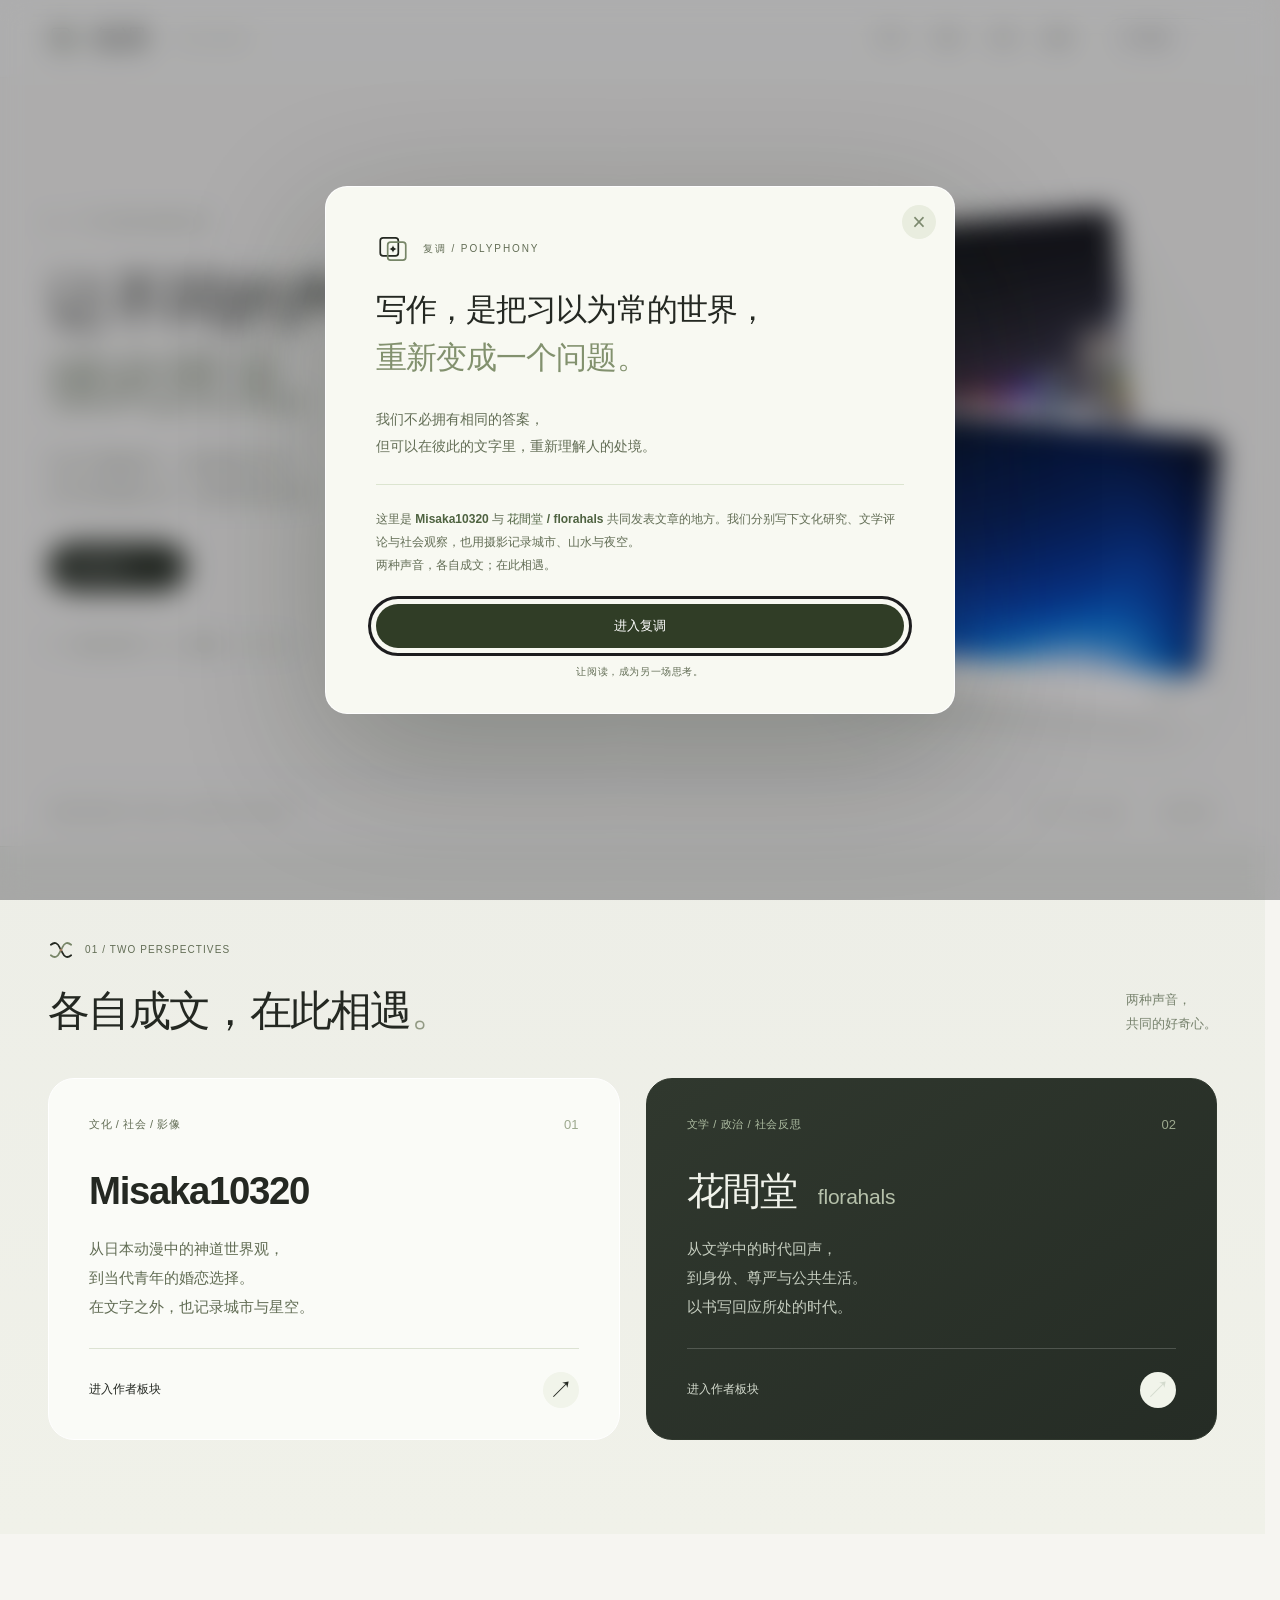
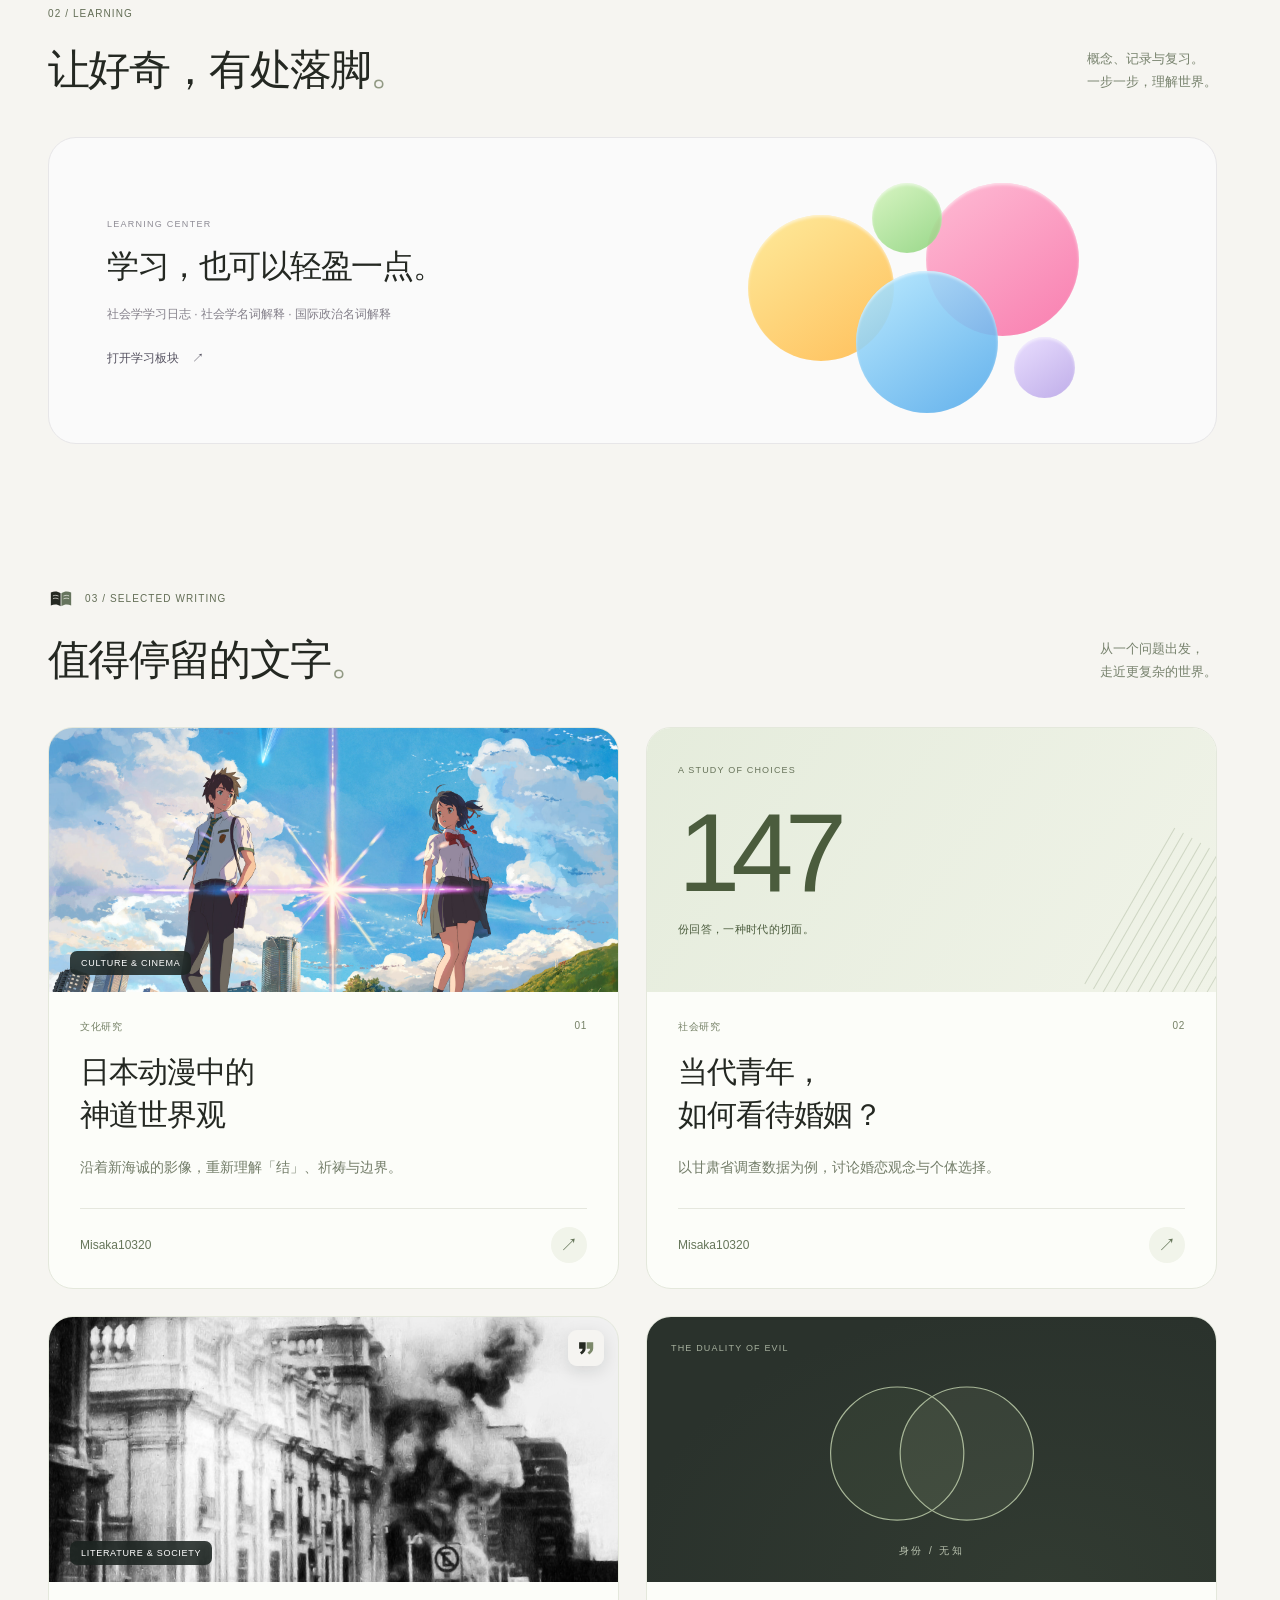
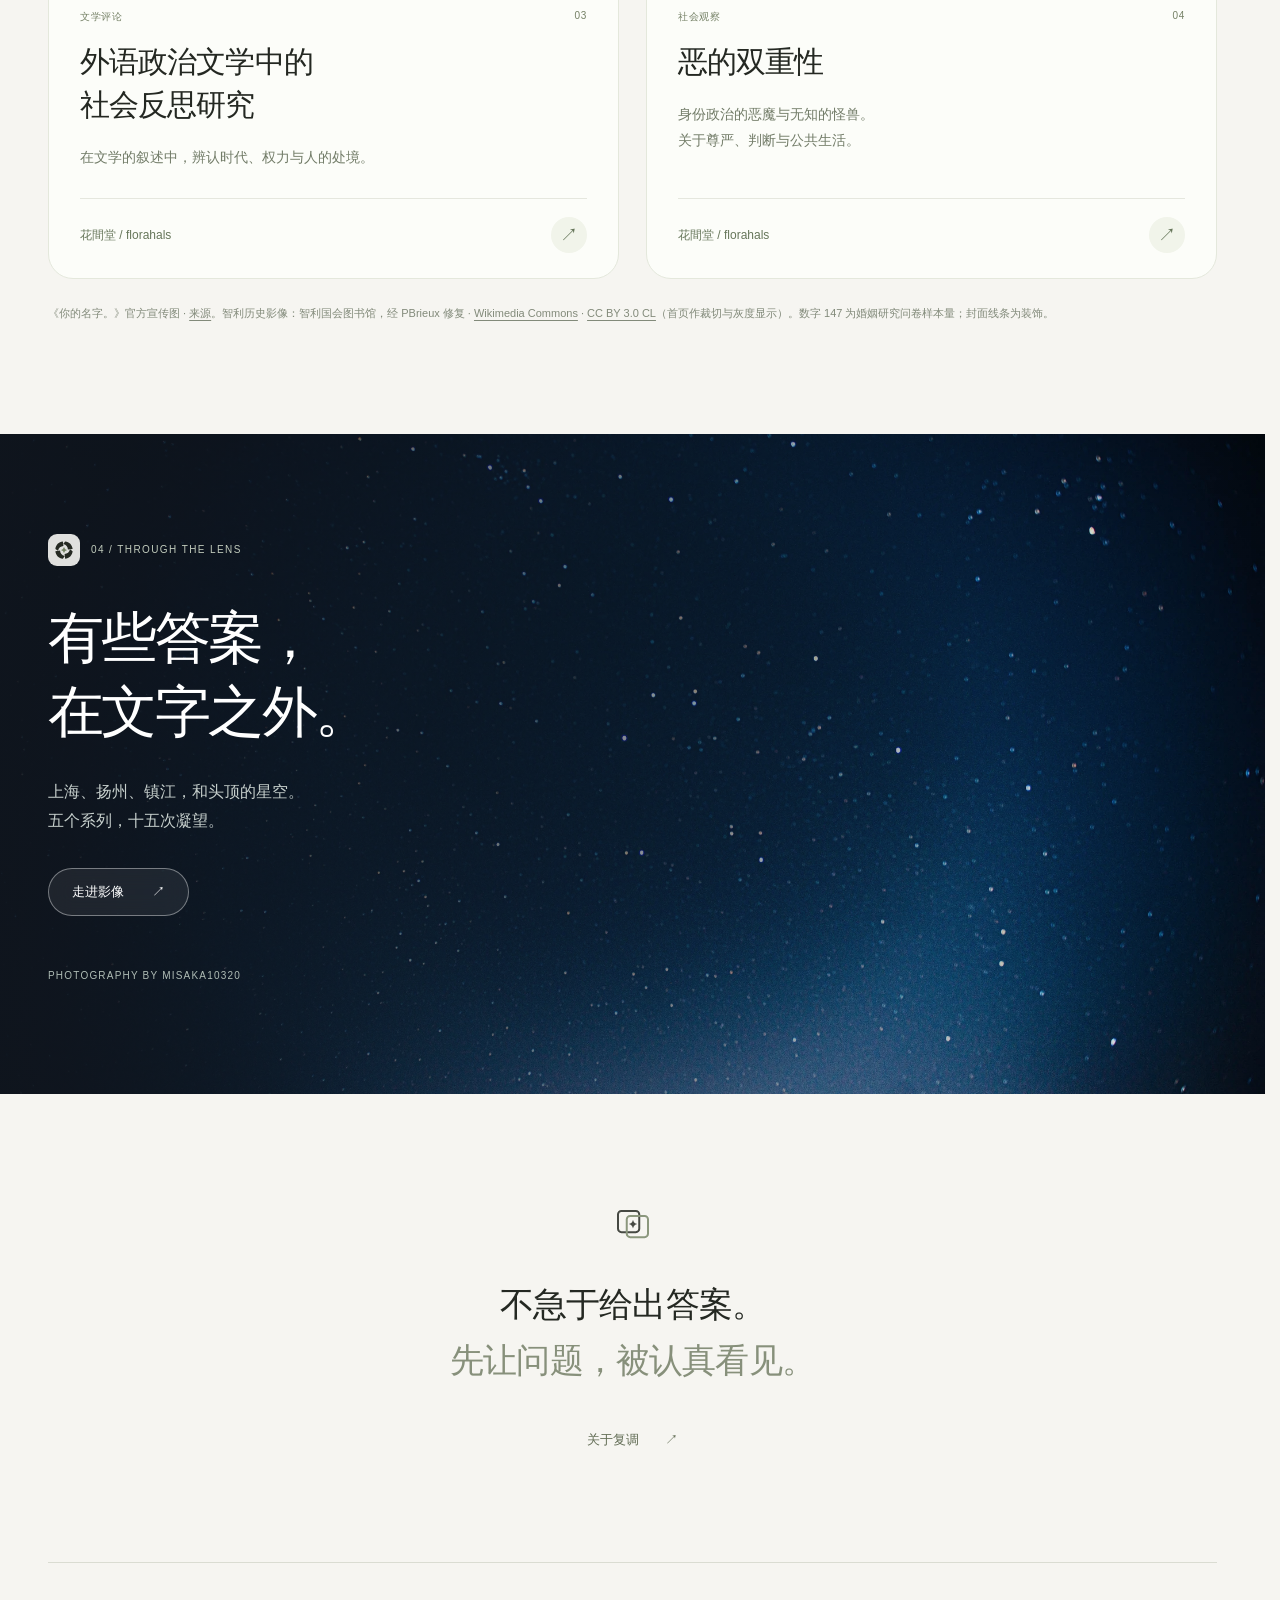
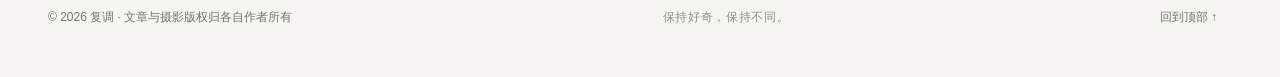
<file: index.html>
<!doctype html>
<html lang="zh-CN">
<head>
  <meta charset="utf-8">
  <meta name="viewport" content="width=device-width,initial-scale=1">
  <meta name="theme-color" content="#f6f5f1">
  <title>复调 POLYPHONY · 让不同的声音，彼此照见。</title>
  <meta name="description" content="Misaka10320 与 花間堂 / florahals 的共同写作空间。文化研究、文学评论、社会观察，以及文字之外的摄影。">
  <link rel="icon" href="assets/mark.svg?v=3" type="image/svg+xml">
  <link rel="stylesheet" href="assets/vendor/lenis.css">
  <link rel="stylesheet" href="style.css">
  <link rel="stylesheet" href="polish.css?v=5">
  <link rel="stylesheet" href="learning.css?v=20261009e">
  <script src="assets/vendor/lenis.min.js" defer></script>
  <script src="script.js?v=5" defer></script>
</head>
<body class="journal-home">
  <a class="skip" href="#main">跳至正文</a>
  <header class="nav"><nav class="nav-inner" aria-label="主导航">
    <a class="wordmark collective-wordmark" href="index.html" aria-label="复调 POLYPHONY 首页"><img class="brand-mark" src="assets/mark.svg?v=3" width="32" height="32" alt="" aria-hidden="true">复调<span>POLYPHONY</span></a>
    <div class="nav-links"><a href="learning.html">学习</a><a href="#authors">作者</a><a href="#selected">文章</a><a href="misaka10320.html#photography">摄影</a><button type="button" data-open-intro>关于复调 <span aria-hidden="true">↗</span></button></div>
  </nav></header>
  <main id="main">
    <section class="journal-hero wrap" aria-labelledby="home-title">
      <div class="hero-copy">
        <p class="eyebrow journal-kicker"><span class="live-dot" aria-hidden="true"></span> 一个关于思想与观看的空间</p>
        <h1 id="home-title">让不同的声音，<br><span>彼此照见。</span></h1>
        <p class="hero-description">以文字理解世界，以影像留住目光。<br>在不同的视角之间，保留思考的余地。</p>
        <a class="pill pill-dark" href="#authors">翻开复调 <span aria-hidden="true">↓</span></a>
        <div class="hero-signature"><span>BY</span> Misaka10320 <i aria-hidden="true">&</i> 花間堂 <span>FLORAHALS</span></div>
      </div>
      <a class="hero-composition" href="misaka10320.html#photography" aria-label="浏览 Misaka10320 的摄影作品">
        <div class="composition-orbit" aria-hidden="true"></div>
        <figure class="composition-photo composition-city"><img src="assets/photography/shanghai-2-small.webp" alt="上海 · 入夜的天际线" width="2200" height="1473" fetchpriority="high"><figcaption><span>01 / SHANGHAI</span><span>入夜的天际线</span></figcaption></figure>
        <figure class="composition-photo composition-sky"><img src="assets/photography/perseids-3-small.webp" alt="英仙座 · 蓝色时刻" width="2200" height="1468" fetchpriority="high"><figcaption><span>02 / PERSEIDS</span><span>蓝色时刻</span></figcaption></figure>
        <span class="composition-caption">文字之外，还有光。 <span aria-hidden="true">↗</span></span>
      </a>
    </section>
    <div class="journal-colophon wrap"><span>INDEPENDENT VOICES. SHARED CURIOSITY.</span><span>文字 · 研究 · 影像 <i aria-hidden="true">/</i> 持续书写中</span></div>
    <section id="authors" class="authors-section" aria-labelledby="authors-title"><div class="wrap">
      <div class="editorial-heading"><div><p class="eyebrow symbol-kicker"><img class="section-symbol" src="assets/symbol-waves.svg" width="26" height="26" alt="" aria-hidden="true">01 / TWO PERSPECTIVES</p><h2 id="authors-title">各自成文，在此相遇<span>。</span></h2></div><p>两种声音，<br>共同的好奇心。</p></div>
      <div class="author-pair">
        <a class="author-panel author-zhao" href="misaka10320.html"><div class="author-panel-top"><span class="eyebrow">文化 / 社会 / 影像</span><span class="author-number">01</span></div><h3 class="author-name">Misaka10320</h3><p>从日本动漫中的神道世界观，<br>到当代青年的婚恋选择。<br>在文字之外，也记录城市与星空。</p><div class="author-panel-bottom"><span>进入作者板块</span><span class="card-arrow" aria-hidden="true">↗</span></div></a>
        <a class="author-panel author-wang" href="florahals.html"><div class="author-panel-top"><span class="eyebrow">文学 / 政治 / 社会反思</span><span class="author-number">02</span></div><h3 class="author-name">花間堂 <span>florahals</span></h3><p>从文学中的时代回声，<br>到身份、尊严与公共生活。<br>以书写回应所处的时代。</p><div class="author-panel-bottom"><span>进入作者板块</span><span class="card-arrow" aria-hidden="true">↗</span></div></a>
      </div>
    </div></section>
    <section id="learning" class="home-learning-section wrap" aria-labelledby="home-learning-title"><div class="editorial-heading"><div><p class="eyebrow">02 / LEARNING</p><h2 id="home-learning-title">让好奇，有处落脚<span>。</span></h2></div><p>概念、记录与复习。<br>一步一步，理解世界。</p></div><a class="home-learning-link" href="learning.html"><div><span class="eyebrow">LEARNING CENTER</span><h3>学习，也可以轻盈一点。</h3><p>社会学学习日志 · 社会学名词解释 · 国际政治名词解释</p><span class="study-link-label">打开学习板块 <span aria-hidden="true">↗</span></span></div><div class="teaser-bubbles" aria-hidden="true"><i></i><i></i><i></i><i></i><i></i></div></a></section>
    <section id="selected" class="selected-section wrap" aria-labelledby="selected-title">
      <div class="editorial-heading"><div><p class="eyebrow symbol-kicker"><img class="section-symbol" src="assets/symbol-book.svg" width="26" height="26" alt="" aria-hidden="true">03 / SELECTED WRITING</p><h2 id="selected-title">值得停留的文字<span>。</span></h2></div><p>从一个问题出发，<br>走近更复杂的世界。</p></div>
      <div class="writing-grid">
        <a class="journal-card journal-card-film" href="shinto.html">
          <div class="journal-card-art"><img src="your-name.jpg" alt="《你的名字。》官方宣传图" width="1200" height="675" loading="lazy" decoding="async"><span class="image-label">CULTURE & CINEMA</span></div>
          <div class="journal-card-copy"><div class="card-meta"><span>文化研究</span><span>01</span></div><h3>日本动漫中的<br>神道世界观</h3><p>沿着新海诚的影像，重新理解「结」、祈祷与边界。</p><div class="card-byline"><span>Misaka10320</span><span class="card-arrow" aria-hidden="true">↗</span></div></div>
        </a>
        <a class="journal-card journal-card-research" href="marriage.html">
          <div class="journal-card-art research-art" aria-hidden="true"><span class="research-art-label">A STUDY OF CHOICES</span><div class="research-art-number">147<span>份回答，一种时代的切面。</span></div><div class="research-art-lines"><i></i><i></i><i></i><i></i><i></i><i></i><i></i><i></i><i></i><i></i><i></i><i></i></div></div>
          <div class="journal-card-copy"><div class="card-meta"><span>社会研究</span><span>02</span></div><h3>当代青年，<br>如何看待婚姻？</h3><p>以甘肃省调查数据为例，讨论婚恋观念与个体选择。</p><div class="card-byline"><span>Misaka10320</span><span class="card-arrow" aria-hidden="true">↗</span></div></div>
        </a>
        <a class="journal-card journal-card-literature" href="political-literature.html">
          <div class="journal-card-art"><img src="assets/chile-la-moneda-1973.jpg" alt="1973 年智利拉莫内达宫历史影像" width="960" height="640" loading="lazy" decoding="async"><span class="image-label">LITERATURE & SOCIETY</span></div>
          <div class="journal-card-copy"><div class="card-meta"><span>文学评论</span><span>03</span></div><h3>外语政治文学中的<br>社会反思研究</h3><p>在文学的叙述中，辨认时代、权力与人的处境。</p><div class="card-byline"><span>花間堂 / florahals</span><span class="card-arrow" aria-hidden="true">↗</span></div></div>
        </a>
        <a class="journal-card journal-card-evil" href="duality-of-evil.html">
          <div class="journal-card-art duality-art" aria-hidden="true"><span class="research-art-label">THE DUALITY OF EVIL</span><div class="duality-circles"><i></i><i></i></div><span class="duality-caption">身份 / 无知</span></div>
          <div class="journal-card-copy"><div class="card-meta"><span>社会观察</span><span>04</span></div><h3>恶的双重性</h3><p>身份政治的恶魔与无知的怪兽。<br>关于尊严、判断与公共生活。</p><div class="card-byline"><span>花間堂 / florahals</span><span class="card-arrow" aria-hidden="true">↗</span></div></div>
        </a>
      </div>
      <p class="section-credit">《你的名字。》官方宣传图 · <a href="https://www.kiminona.com/">来源</a>。智利历史影像：智利国会图书馆，经 PBrieux 修复 · <a href="https://commons.wikimedia.org/wiki/File:Golpe_de_Estado_1973.jpg">Wikimedia Commons</a> · <a href="https://creativecommons.org/licenses/by/3.0/cl/">CC BY 3.0 CL</a>（首页作裁切与灰度显示）。数字 147 为婚姻研究问卷样本量；封面线条为装饰。</p>
    </section>
    <section class="home-photography" aria-labelledby="home-photo-title">
      <img src="assets/photography/perseids-2.webp" alt="Misaka10320 摄影：英仙座 · 星河渐明" width="2200" height="1468" loading="lazy" decoding="async">
      <div class="home-photo-content wrap"><p class="eyebrow symbol-kicker"><img class="section-symbol" src="assets/symbol-aperture.svg" width="26" height="26" alt="" aria-hidden="true">04 / THROUGH THE LENS</p><h2 id="home-photo-title">有些答案，<br>在文字之外。</h2><p>上海、扬州、镇江，和头顶的星空。<br>五个系列，十五次凝望。</p><a class="pill pill-light" href="misaka10320.html#photography">走进影像 <span aria-hidden="true">↗</span></a><span class="photo-signature">PHOTOGRAPHY BY MISAKA10320</span></div>
    </section>
    <section class="closing-note wrap"><img src="assets/mark.svg?v=3" width="40" height="40" alt=""><p>不急于给出答案。<br><span>先让问题，被认真看见。</span></p><button class="about-trigger" type="button" data-open-intro>关于复调 <span aria-hidden="true">↗</span></button></section>
  </main>
  <footer class="wrap footer"><span>© <span data-year>2026</span> 复调 · 文章与摄影版权归各自作者所有</span><span class="footer-signoff">保持好奇，保持不同。</span><a href="#main">回到顶部 ↑</a></footer>
</body>
</html>
</file>
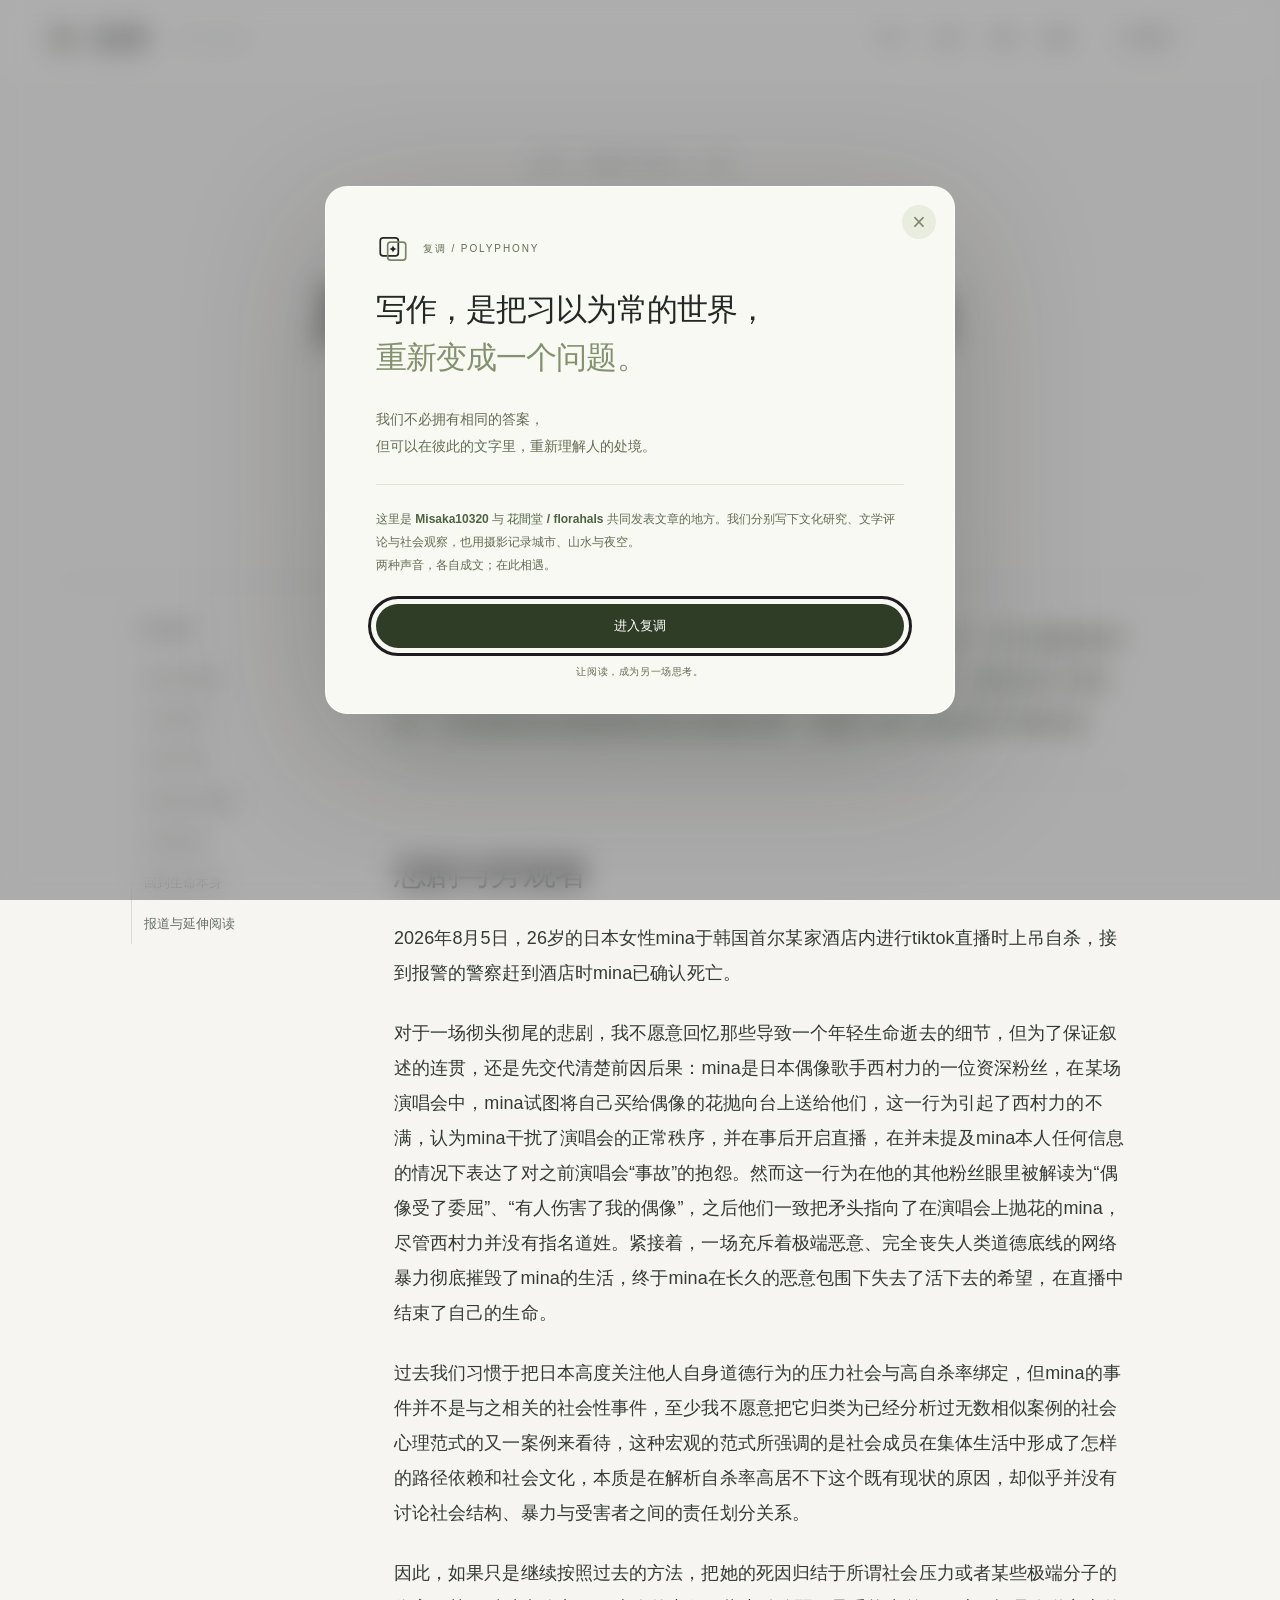
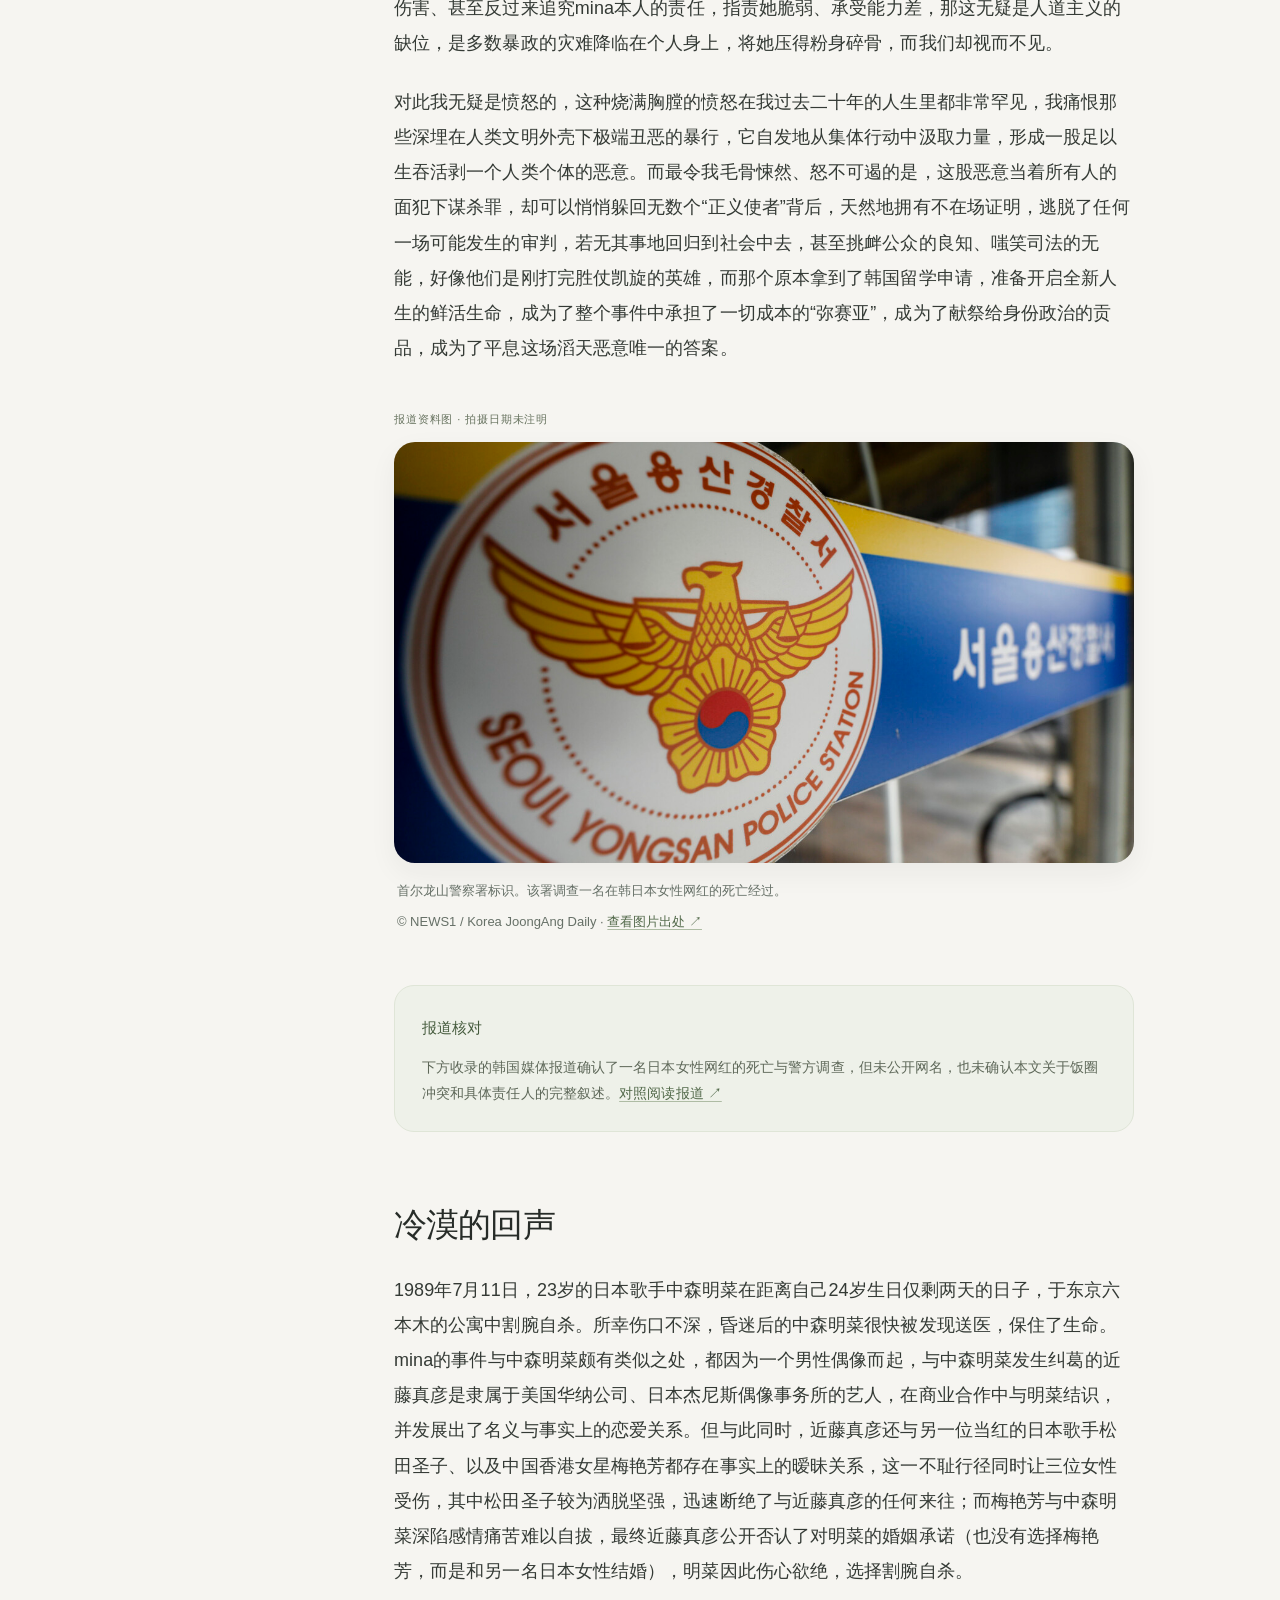
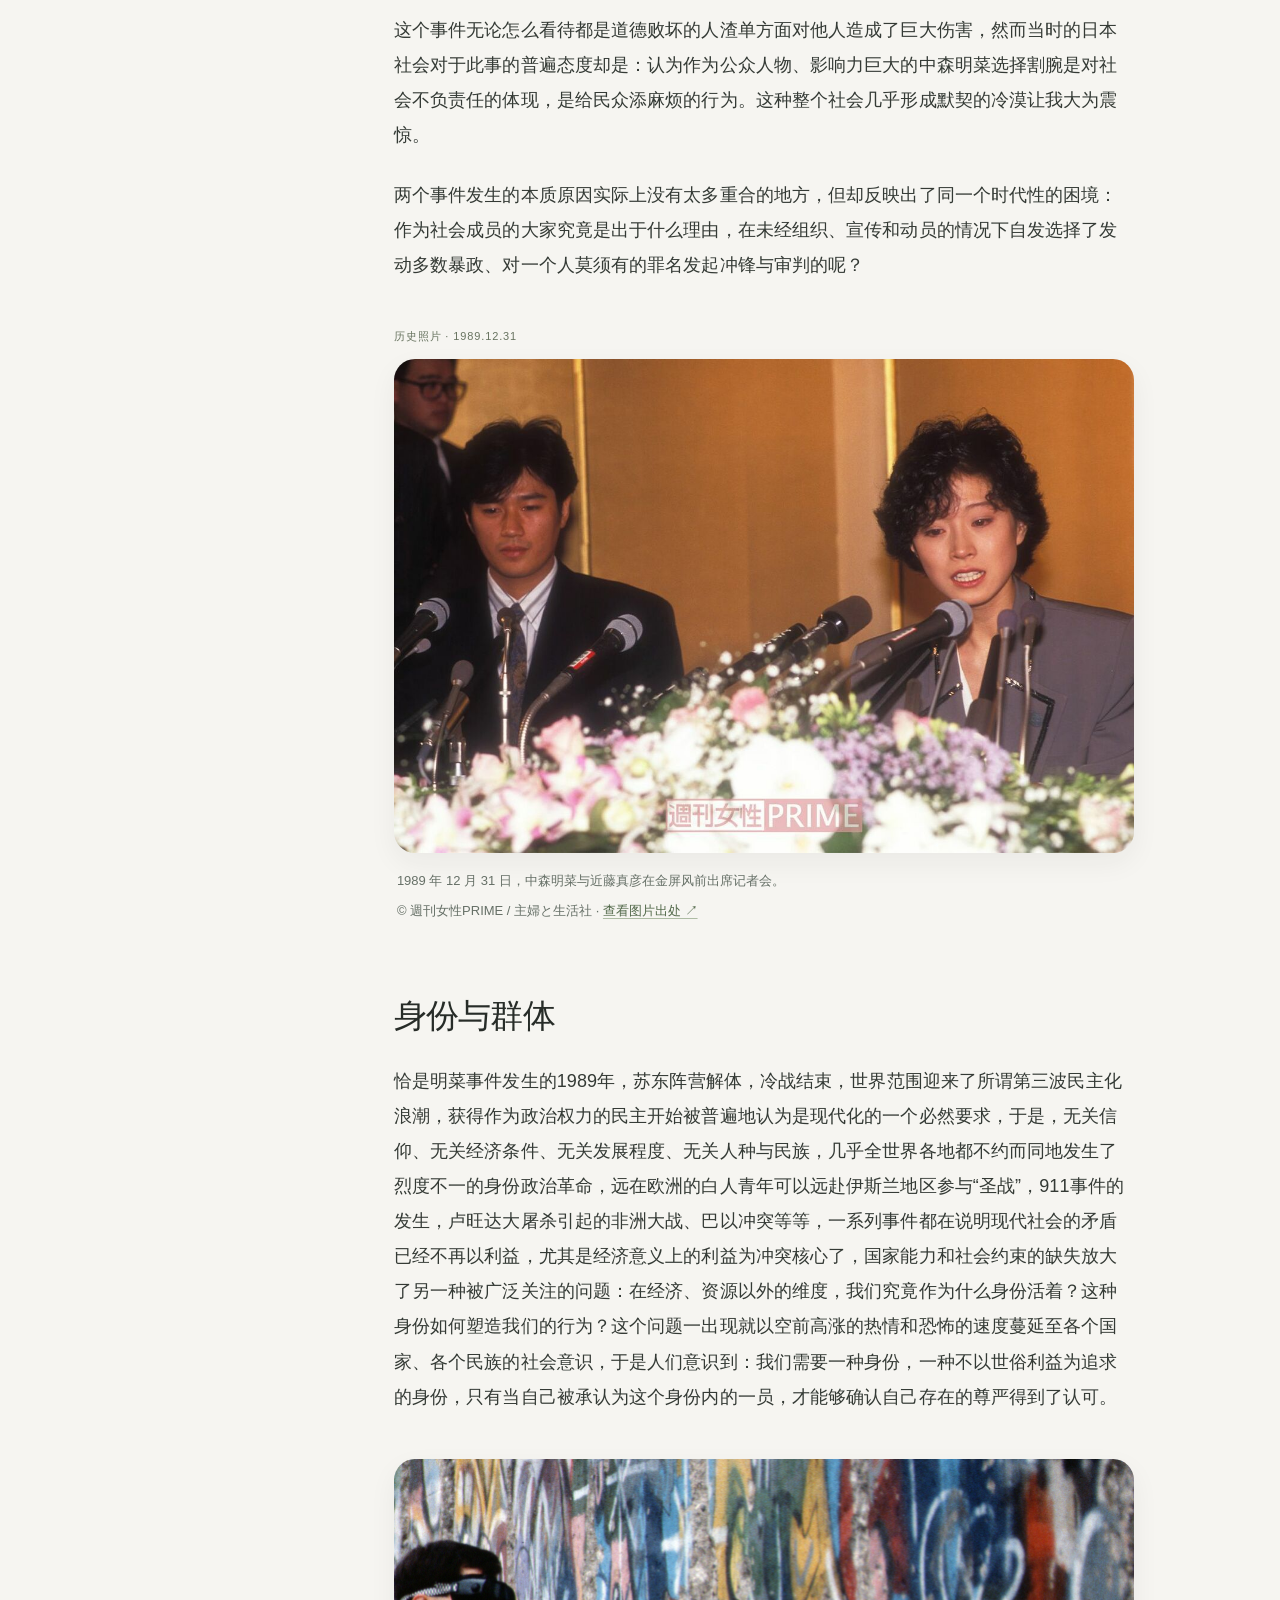
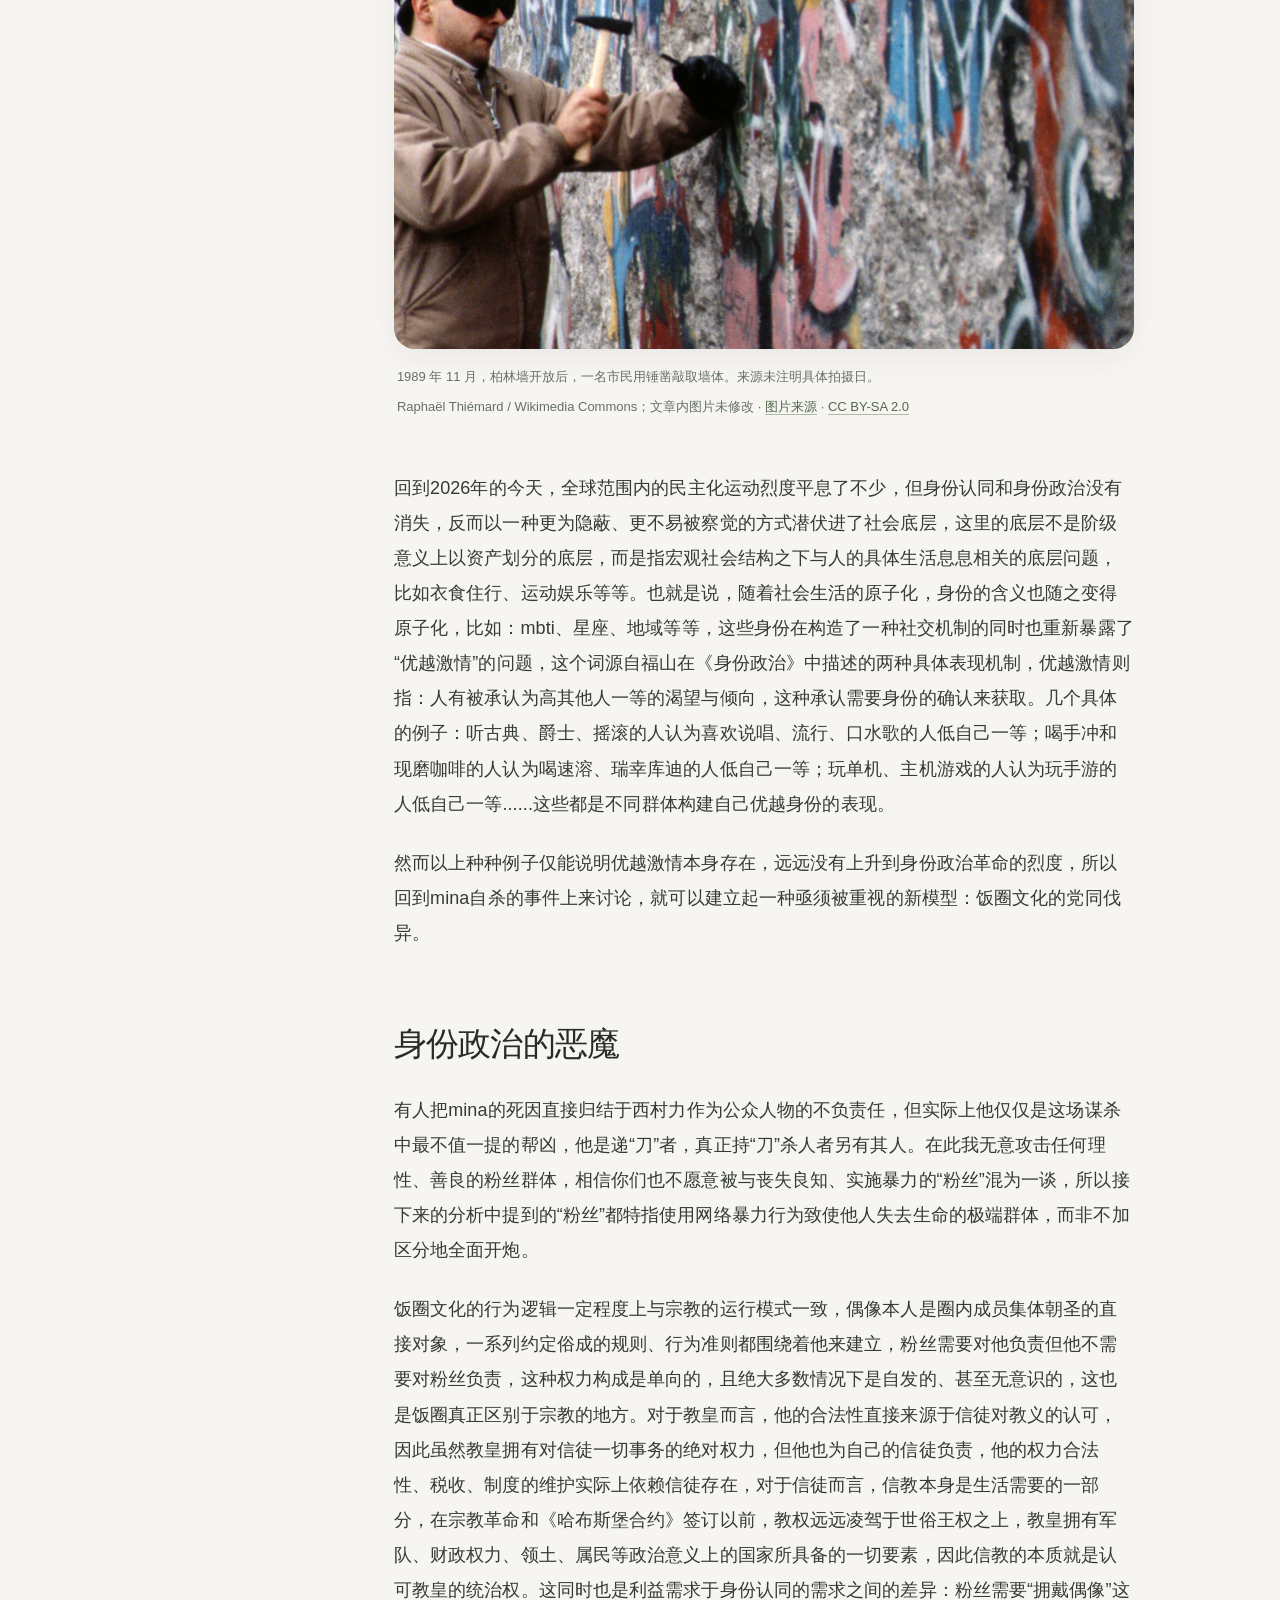
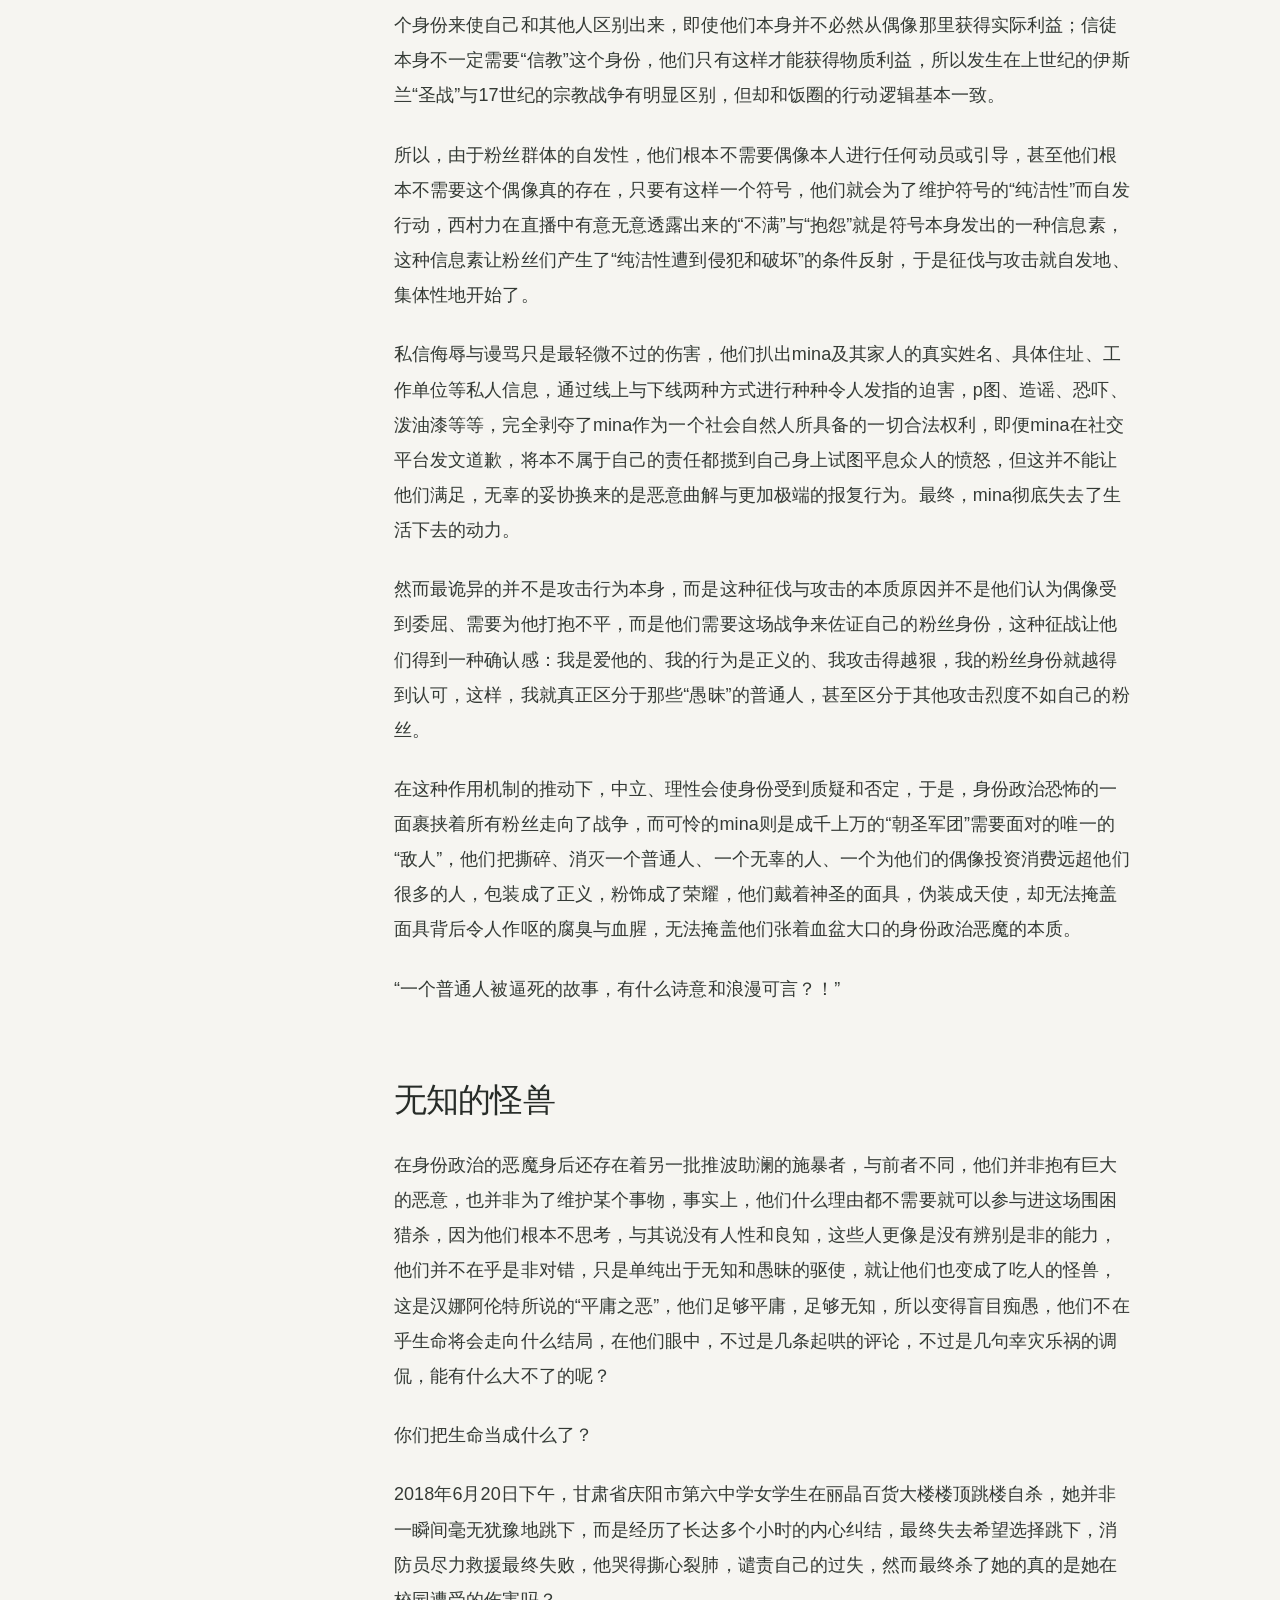
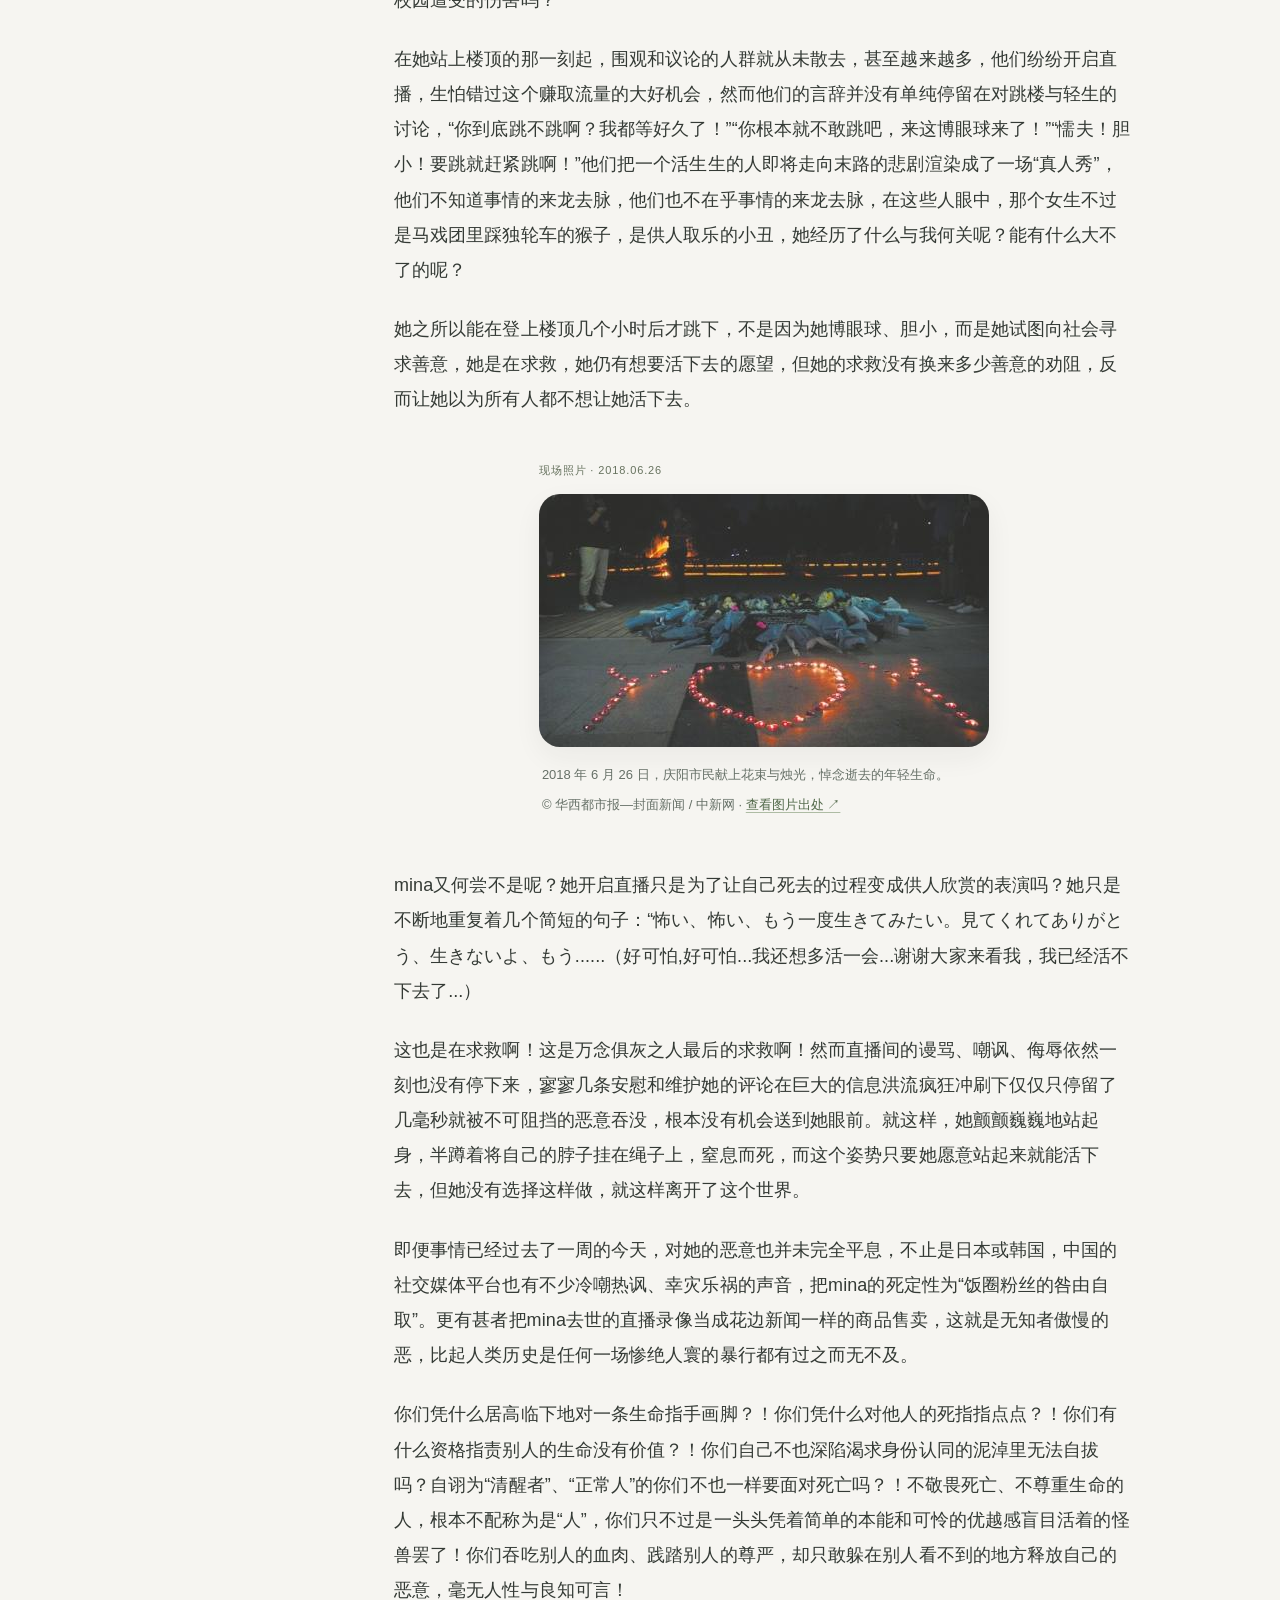
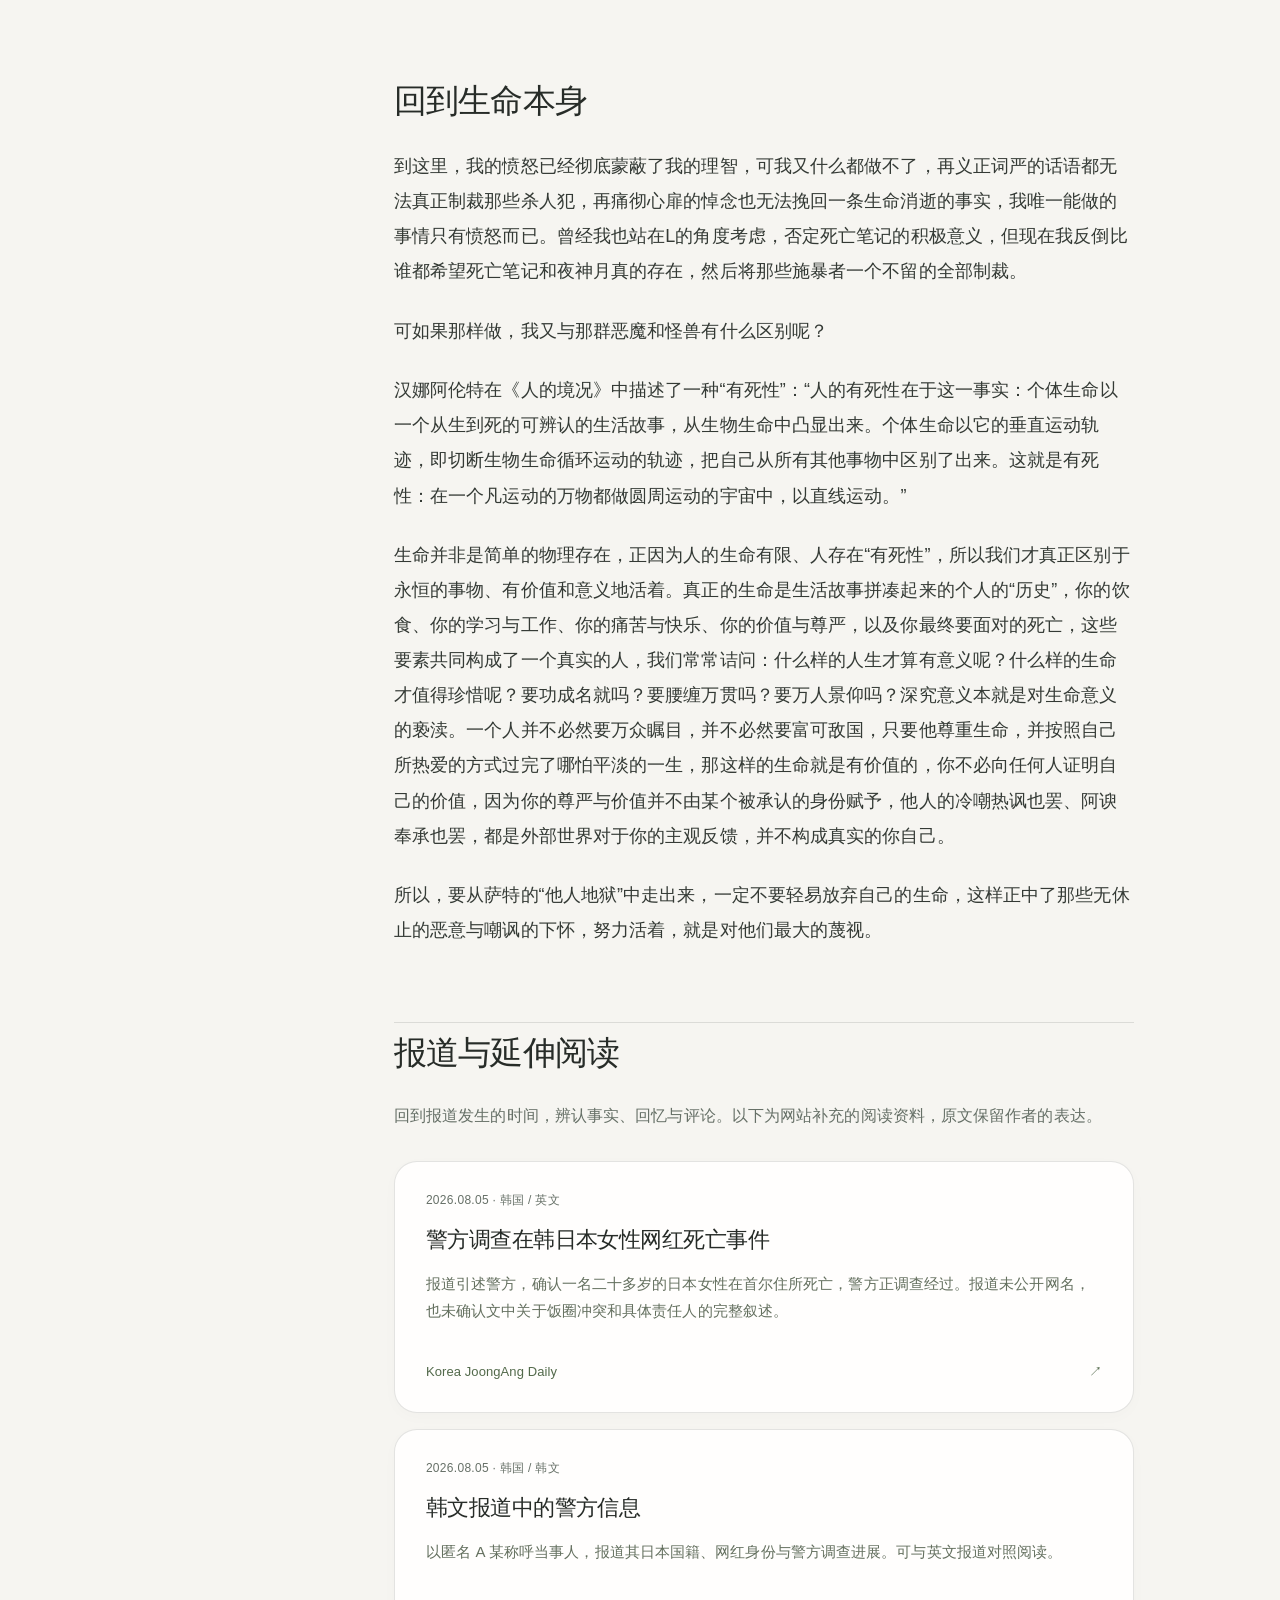
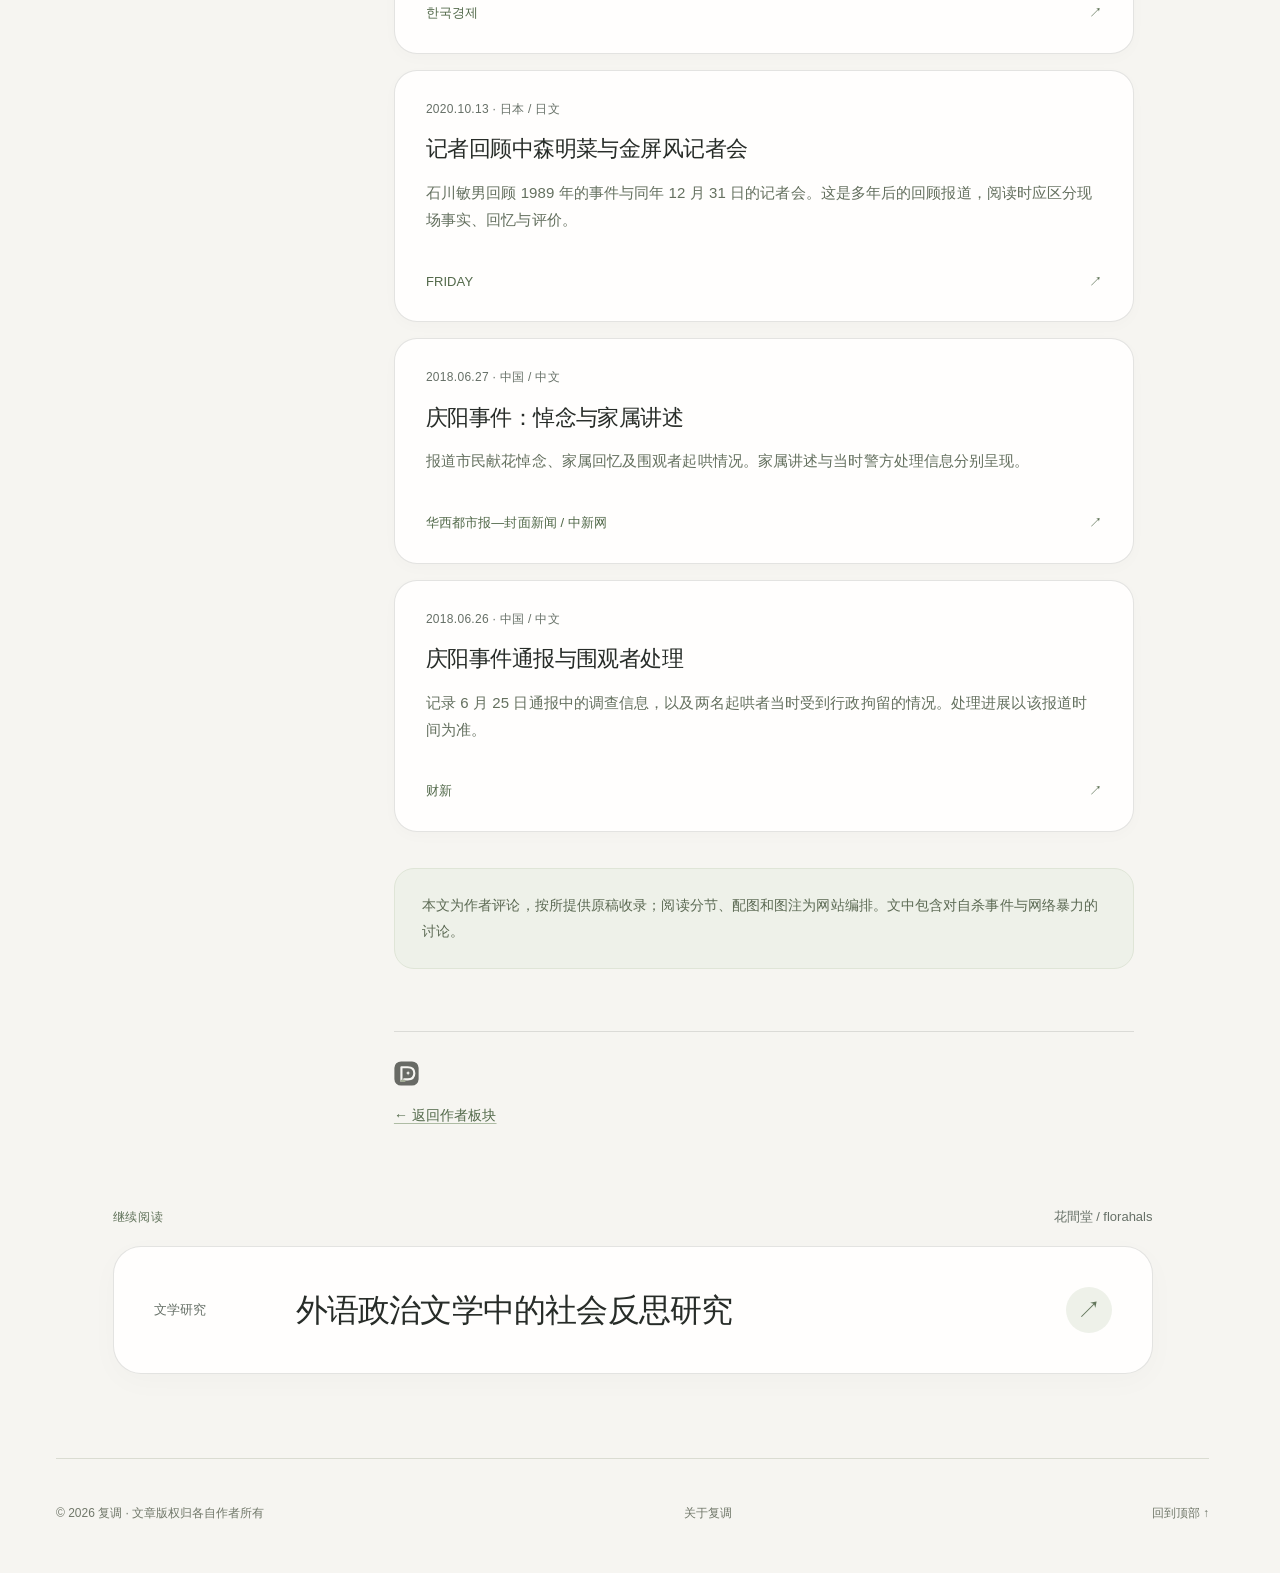
<file: duality-of-evil.html>
<!doctype html><html lang="zh-CN"><head><meta charset="utf-8"><meta name="viewport" content="width=device-width,initial-scale=1"><title>恶的双重性：身份政治的恶魔与无知的怪兽 · 复调</title><meta name="description" content="花間堂 / florahals 讨论身份认同、群体暴力、旁观者与生命尊严。"><meta name="theme-color" content="#f6f5f1"><link rel="stylesheet" href="assets/vendor/lenis.css"><link rel="stylesheet" href="style.css"><link rel="stylesheet" href="polish.css?v=5"><link rel="stylesheet" href="apple-reading.css?v=20261009"><script src="assets/vendor/lenis.min.js" defer></script><script src="script.js?v=5" defer></script><link rel="icon" href="assets/mark.svg?v=3" type="image/svg+xml"></head><body class="reading-page article-duality-of-evil"><a class="skip" href="#main">跳至正文</a><header class="nav"><nav class="nav-inner" aria-label="主导航"><a class="wordmark collective-wordmark" href="index.html"><img class="brand-mark" src="assets/mark.svg?v=3" width="32" height="32" alt="" aria-hidden="true">复调<span>POLYPHONY</span></a><div class="nav-links"><a href="learning.html">学习</a><a href="index.html#selected">文章</a><a href="index.html#authors">作者</a><a href="misaka10320.html#photography">摄影</a><button type="button" data-open-intro>关于复调 <span aria-hidden="true">↗</span></button></div></nav></header><div class="progress" aria-hidden="true"></div><main id="main"><header class="reading-head wrap wang-reading-head"><nav class="reading-breadcrumb" aria-label="面包屑"><a href="index.html">复调</a><span aria-hidden="true">/</span><a href="florahals.html#writing">花間堂 / florahals</a><span aria-hidden="true">/</span><span aria-current="page">文章</span></nav><p class="eyebrow reading-kicker"><span class="reading-issue" aria-hidden="true">04</span><span>社会评论 · 2026</span></p><h1>恶的双重性：身份政治的恶魔与无知的怪兽</h1><div class="article-meta"><a href="florahals.html">花間堂 / florahals</a><span>中文原文</span></div></header><div class="article-shell wrap"><aside class="contents"><details open><summary>本文目录</summary><a href="#part-2">悲剧与旁观者</a><a href="#part-7">冷漠的回声</a><a href="#part-10">身份与群体</a><a href="#part-13">身份政治的恶魔</a><a href="#part-20">无知的怪兽</a><a href="#part-29">回到生命本身</a><a href="#news-sources">报道与延伸阅读</a></details></aside><article id="article" class="prose essay-prose"><p class="essay-lead">任何不尊重生命、不敬畏死亡的人，是不配被称为“人”的，它们或被某种极端的立场裹挟了情绪、变成维护群体优越激情的恶魔，或单纯不经思考、仅凭某种自我选择的意识本能行事，变成了食人血肉的可怖怪兽。</p><h2 id="part-2">悲剧与旁观者</h2><p>2026年8月5日，26岁的日本女性mina于韩国首尔某家酒店内进行tiktok直播时上吊自杀，接到报警的警察赶到酒店时mina已确认死亡。</p><p>对于一场彻头彻尾的悲剧，我不愿意回忆那些导致一个年轻生命逝去的细节，但为了保证叙述的连贯，还是先交代清楚前因后果：mina是日本偶像歌手西村力的一位资深粉丝，在某场演唱会中，mina试图将自己买给偶像的花抛向台上送给他们，这一行为引起了西村力的不满，认为mina干扰了演唱会的正常秩序，并在事后开启直播，在并未提及mina本人任何信息的情况下表达了对之前演唱会“事故”的抱怨。然而这一行为在他的其他粉丝眼里被解读为“偶像受了委屈”、“有人伤害了我的偶像”，之后他们一致把矛头指向了在演唱会上抛花的mina，尽管西村力并没有指名道姓。紧接着，一场充斥着极端恶意、完全丧失人类道德底线的网络暴力彻底摧毁了mina的生活，终于mina在长久的恶意包围下失去了活下去的希望，在直播中结束了自己的生命。</p><p>过去我们习惯于把日本高度关注他人自身道德行为的压力社会与高自杀率绑定，但mina的事件并不是与之相关的社会性事件，至少我不愿意把它归类为已经分析过无数相似案例的社会心理范式的又一案例来看待，这种宏观的范式所强调的是社会成员在集体生活中形成了怎样的路径依赖和社会文化，本质是在解析自杀率高居不下这个既有现状的原因，却似乎并没有讨论社会结构、暴力与受害者之间的责任划分关系。</p><p>因此，如果只是继续按照过去的方法，把她的死因归结于所谓社会压力或者某些极端分子的伤害、甚至反过来追究mina本人的责任，指责她脆弱、承受能力差，那这无疑是人道主义的缺位，是多数暴政的灾难降临在个人身上，将她压得粉身碎骨，而我们却视而不见。</p><p>对此我无疑是愤怒的，这种烧满胸膛的愤怒在我过去二十年的人生里都非常罕见，我痛恨那些深埋在人类文明外壳下极端丑恶的暴行，它自发地从集体行动中汲取力量，形成一股足以生吞活剥一个人类个体的恶意。而最令我毛骨悚然、怒不可遏的是，这股恶意当着所有人的面犯下谋杀罪，却可以悄悄躲回无数个“正义使者”背后，天然地拥有不在场证明，逃脱了任何一场可能发生的审判，若无其事地回归到社会中去，甚至挑衅公众的良知、嗤笑司法的无能，好像他们是刚打完胜仗凯旋的英雄，而那个原本拿到了韩国留学申请，准备开启全新人生的鲜活生命，成为了整个事件中承担了一切成本的“弥赛亚”，成为了献祭给身份政治的贡品，成为了平息这场滔天恶意唯一的答案。</p><figure class="archive-figure news-figure" style="--news-width:1200px"><p class="news-image-kind">报道资料图 · 拍摄日期未注明</p><img src="assets/news/seoul-yongsan-police-station-news1.jpg" alt="首尔龙山警察署标识。该署调查一名在韩日本女性网红的死亡经过。" width="1200" height="683" loading="lazy" decoding="async"><figcaption><span>首尔龙山警察署标识。该署调查一名在韩日本女性网红的死亡经过。</span><span>© NEWS1 / Korea JoongAng Daily · <a href="https://www.koreajoongangdaily.com/korea/japanese-influencer-dies-by-apparent-suicide-while-livestreaming-in-seoul/12810816" target="_blank" rel="noopener noreferrer">查看图片出处 ↗</a></span></figcaption></figure><aside class="report-note"><strong>报道核对</strong><p>下方收录的韩国媒体报道确认了一名日本女性网红的死亡与警方调查，但未公开网名，也未确认本文关于饭圈冲突和具体责任人的完整叙述。<a href="#news-sources">对照阅读报道 ↗</a></p></aside><h2 id="part-7">冷漠的回声</h2><p>1989年7月11日，23岁的日本歌手中森明菜在距离自己24岁生日仅剩两天的日子，于东京六本木的公寓中割腕自杀。所幸伤口不深，昏迷后的中森明菜很快被发现送医，保住了生命。mina的事件与中森明菜颇有类似之处，都因为一个男性偶像而起，与中森明菜发生纠葛的近藤真彦是隶属于美国华纳公司、日本杰尼斯偶像事务所的艺人，在商业合作中与明菜结识，并发展出了名义与事实上的恋爱关系。但与此同时，近藤真彦还与另一位当红的日本歌手松田圣子、以及中国香港女星梅艳芳都存在事实上的暧昧关系，这一不耻行径同时让三位女性受伤，其中松田圣子较为洒脱坚强，迅速断绝了与近藤真彦的任何来往；而梅艳芳与中森明菜深陷感情痛苦难以自拔，最终近藤真彦公开否认了对明菜的婚姻承诺（也没有选择梅艳芳，而是和另一名日本女性结婚），明菜因此伤心欲绝，选择割腕自杀。</p><p>这个事件无论怎么看待都是道德败坏的人渣单方面对他人造成了巨大伤害，然而当时的日本社会对于此事的普遍态度却是：认为作为公众人物、影响力巨大的中森明菜选择割腕是对社会不负责任的体现，是给民众添麻烦的行为。这种整个社会几乎形成默契的冷漠让我大为震惊。</p><p>两个事件发生的本质原因实际上没有太多重合的地方，但却反映出了同一个时代性的困境：作为社会成员的大家究竟是出于什么理由，在未经组织、宣传和动员的情况下自发选择了发动多数暴政、对一个人莫须有的罪名发起冲锋与审判的呢？</p><figure class="archive-figure news-figure" style="--news-width:1240px"><p class="news-image-kind">历史照片 · 1989.12.31</p><img src="assets/news/nakamori-press-conference-19891231.jpg" alt="1989 年 12 月 31 日，中森明菜与近藤真彦在金屏风前出席记者会。" width="1240" height="827" loading="lazy" decoding="async"><figcaption><span>1989 年 12 月 31 日，中森明菜与近藤真彦在金屏风前出席记者会。</span><span>© 週刊女性PRIME / 主婦と生活社 · <a href="https://www.jprime.jp/articles/photo/19368" target="_blank" rel="noopener noreferrer">查看图片出处 ↗</a></span></figcaption></figure><h2 id="part-10">身份与群体</h2><p>恰是明菜事件发生的1989年，苏东阵营解体，冷战结束，世界范围迎来了所谓第三波民主化浪潮，获得作为政治权力的民主开始被普遍地认为是现代化的一个必然要求，于是，无关信仰、无关经济条件、无关发展程度、无关人种与民族，几乎全世界各地都不约而同地发生了烈度不一的身份政治革命，远在欧洲的白人青年可以远赴伊斯兰地区参与“圣战”，911事件的发生，卢旺达大屠杀引起的非洲大战、巴以冲突等等，一系列事件都在说明现代社会的矛盾已经不再以利益，尤其是经济意义上的利益为冲突核心了，国家能力和社会约束的缺失放大了另一种被广泛关注的问题：在经济、资源以外的维度，我们究竟作为什么身份活着？这种身份如何塑造我们的行为？这个问题一出现就以空前高涨的热情和恐怖的速度蔓延至各个国家、各个民族的社会意识，于是人们意识到：我们需要一种身份，一种不以世俗利益为追求的身份，只有当自己被承认为这个身份内的一员，才能够确认自己存在的尊严得到了认可。</p><figure class="archive-figure"><img src="assets/berlin-wall-1989.jpg" alt="1989 年 11 月，一名戴护目镜的市民用锤凿敲取柏林墙墙体。" loading="lazy" width="2964" height="1964"><figcaption><span>1989 年 11 月，柏林墙开放后，一名市民用锤凿敲取墙体。来源未注明具体拍摄日。</span><span>Raphaël Thiémard / Wikimedia Commons；文章内图片未修改 · <a href="https://commons.wikimedia.org/wiki/File:Berlin_1989,_Fall_der_Mauer,_Chute_du_mur_01.jpg" target="_blank" rel="noopener noreferrer">图片来源</a> · <a href="https://creativecommons.org/licenses/by-sa/2.0/" target="_blank" rel="noopener noreferrer">CC BY-SA 2.0</a></span></figcaption></figure><p>回到2026年的今天，全球范围内的民主化运动烈度平息了不少，但身份认同和身份政治没有消失，反而以一种更为隐蔽、更不易被察觉的方式潜伏进了社会底层，这里的底层不是阶级意义上以资产划分的底层，而是指宏观社会结构之下与人的具体生活息息相关的底层问题，比如衣食住行、运动娱乐等等。也就是说，随着社会生活的原子化，身份的含义也随之变得原子化，比如：mbti、星座、地域等等，这些身份在构造了一种社交机制的同时也重新暴露了“优越激情”的问题，这个词源自福山在《身份政治》中描述的两种具体表现机制，优越激情则指：人有被承认为高其他人一等的渴望与倾向，这种承认需要身份的确认来获取。几个具体的例子：听古典、爵士、摇滚的人认为喜欢说唱、流行、口水歌的人低自己一等；喝手冲和现磨咖啡的人认为喝速溶、瑞幸库迪的人低自己一等；玩单机、主机游戏的人认为玩手游的人低自己一等......这些都是不同群体构建自己优越身份的表现。</p><p>然而以上种种例子仅能说明优越激情本身存在，远远没有上升到身份政治革命的烈度，所以回到mina自杀的事件上来讨论，就可以建立起一种亟须被重视的新模型：饭圈文化的党同伐异。</p><h2 id="part-13">身份政治的恶魔</h2><p>有人把mina的死因直接归结于西村力作为公众人物的不负责任，但实际上他仅仅是这场谋杀中最不值一提的帮凶，他是递“刀”者，真正持“刀”杀人者另有其人。在此我无意攻击任何理性、善良的粉丝群体，相信你们也不愿意被与丧失良知、实施暴力的“粉丝”混为一谈，所以接下来的分析中提到的“粉丝”都特指使用网络暴力行为致使他人失去生命的极端群体，而非不加区分地全面开炮。</p><p>饭圈文化的行为逻辑一定程度上与宗教的运行模式一致，偶像本人是圈内成员集体朝圣的直接对象，一系列约定俗成的规则、行为准则都围绕着他来建立，粉丝需要对他负责但他不需要对粉丝负责，这种权力构成是单向的，且绝大多数情况下是自发的、甚至无意识的，这也是饭圈真正区别于宗教的地方。对于教皇而言，他的合法性直接来源于信徒对教义的认可，因此虽然教皇拥有对信徒一切事务的绝对权力，但他也为自己的信徒负责，他的权力合法性、税收、制度的维护实际上依赖信徒存在，对于信徒而言，信教本身是生活需要的一部分，在宗教革命和《哈布斯堡合约》签订以前，教权远远凌驾于世俗王权之上，教皇拥有军队、财政权力、领土、属民等政治意义上的国家所具备的一切要素，因此信教的本质就是认可教皇的统治权。这同时也是利益需求于身份认同的需求之间的差异：粉丝需要“拥戴偶像”这个身份来使自己和其他人区别出来，即使他们本身并不必然从偶像那里获得实际利益；信徒本身不一定需要“信教”这个身份，他们只有这样才能获得物质利益，所以发生在上世纪的伊斯兰“圣战”与17世纪的宗教战争有明显区别，但却和饭圈的行动逻辑基本一致。</p><p>所以，由于粉丝群体的自发性，他们根本不需要偶像本人进行任何动员或引导，甚至他们根本不需要这个偶像真的存在，只要有这样一个符号，他们就会为了维护符号的“纯洁性”而自发行动，西村力在直播中有意无意透露出来的“不满”与“抱怨”就是符号本身发出的一种信息素，这种信息素让粉丝们产生了“纯洁性遭到侵犯和破坏”的条件反射，于是征伐与攻击就自发地、集体性地开始了。</p><p>私信侮辱与谩骂只是最轻微不过的伤害，他们扒出mina及其家人的真实姓名、具体住址、工作单位等私人信息，通过线上与下线两种方式进行种种令人发指的迫害，p图、造谣、恐吓、泼油漆等等，完全剥夺了mina作为一个社会自然人所具备的一切合法权利，即便mina在社交平台发文道歉，将本不属于自己的责任都揽到自己身上试图平息众人的愤怒，但这并不能让他们满足，无辜的妥协换来的是恶意曲解与更加极端的报复行为。最终，mina彻底失去了生活下去的动力。</p><p>然而最诡异的并不是攻击行为本身，而是这种征伐与攻击的本质原因并不是他们认为偶像受到委屈、需要为他打抱不平，而是他们需要这场战争来佐证自己的粉丝身份，这种征战让他们得到一种确认感：我是爱他的、我的行为是正义的、我攻击得越狠，我的粉丝身份就越得到认可，这样，我就真正区分于那些“愚昧”的普通人，甚至区分于其他攻击烈度不如自己的粉丝。</p><p>在这种作用机制的推动下，中立、理性会使身份受到质疑和否定，于是，身份政治恐怖的一面裹挟着所有粉丝走向了战争，而可怜的mina则是成千上万的“朝圣军团”需要面对的唯一的“敌人”，他们把撕碎、消灭一个普通人、一个无辜的人、一个为他们的偶像投资消费远超他们很多的人，包装成了正义，粉饰成了荣耀，他们戴着神圣的面具，伪装成天使，却无法掩盖面具背后令人作呕的腐臭与血腥，无法掩盖他们张着血盆大口的身份政治恶魔的本质。</p><p>“一个普通人被逼死的故事，有什么诗意和浪漫可言？！”</p><h2 id="part-20">无知的怪兽</h2><p>在身份政治的恶魔身后还存在着另一批推波助澜的施暴者，与前者不同，他们并非抱有巨大的恶意，也并非为了维护某个事物，事实上，他们什么理由都不需要就可以参与进这场围困猎杀，因为他们根本不思考，与其说没有人性和良知，这些人更像是没有辨别是非的能力，他们并不在乎是非对错，只是单纯出于无知和愚昧的驱使，就让他们也变成了吃人的怪兽，这是汉娜阿伦特所说的“平庸之恶”，他们足够平庸，足够无知，所以变得盲目痴愚，他们不在乎生命将会走向什么结局，在他们眼中，不过是几条起哄的评论，不过是几句幸灾乐祸的调侃，能有什么大不了的呢？</p><p>你们把生命当成什么了？</p><p>2018年6月20日下午，甘肃省庆阳市第六中学女学生在丽晶百货大楼楼顶跳楼自杀，她并非一瞬间毫无犹豫地跳下，而是经历了长达多个小时的内心纠结，最终失去希望选择跳下，消防员尽力救援最终失败，他哭得撕心裂肺，谴责自己的过失，然而最终杀了她的真的是她在校园遭受的伤害吗？</p><p>在她站上楼顶的那一刻起，围观和议论的人群就从未散去，甚至越来越多，他们纷纷开启直播，生怕错过这个赚取流量的大好机会，然而他们的言辞并没有单纯停留在对跳楼与轻生的讨论，“你到底跳不跳啊？我都等好久了！”“你根本就不敢跳吧，来这博眼球来了！”“懦夫！胆小！要跳就赶紧跳啊！”他们把一个活生生的人即将走向末路的悲剧渲染成了一场“真人秀”，他们不知道事情的来龙去脉，他们也不在乎事情的来龙去脉，在这些人眼中，那个女生不过是马戏团里踩独轮车的猴子，是供人取乐的小丑，她经历了什么与我何关呢？能有什么大不了的呢？</p><p>她之所以能在登上楼顶几个小时后才跳下，不是因为她博眼球、胆小，而是她试图向社会寻求善意，她是在求救，她仍有想要活下去的愿望，但她的求救没有换来多少善意的劝阻，反而让她以为所有人都不想让她活下去。</p><figure class="archive-figure news-figure" style="--news-width:450px"><p class="news-image-kind">现场照片 · 2018.06.26</p><img src="assets/news/qingyang-memorial-20180626.jpg" alt="2018 年 6 月 26 日，庆阳市民献上花束与烛光，悼念逝去的年轻生命。" width="450" height="253" loading="lazy" decoding="async"><figcaption><span>2018 年 6 月 26 日，庆阳市民献上花束与烛光，悼念逝去的年轻生命。</span><span>© 华西都市报—封面新闻 / 中新网 · <a href="https://www.chinanews.com/sh/2018/06-27/8547925.shtml" target="_blank" rel="noopener noreferrer">查看图片出处 ↗</a></span></figcaption></figure><p>mina又何尝不是呢？她开启直播只是为了让自己死去的过程变成供人欣赏的表演吗？她只是不断地重复着几个简短的句子：“怖い、怖い、もう一度生きてみたい。見てくれてありがとう、生きないよ、もう......（好可怕,好可怕...我还想多活一会...谢谢大家来看我，我已经活不下去了...）</p><p>这也是在求救啊！这是万念俱灰之人最后的求救啊！然而直播间的谩骂、嘲讽、侮辱依然一刻也没有停下来，寥寥几条安慰和维护她的评论在巨大的信息洪流疯狂冲刷下仅仅只停留了几毫秒就被不可阻挡的恶意吞没，根本没有机会送到她眼前。就这样，她颤颤巍巍地站起身，半蹲着将自己的脖子挂在绳子上，窒息而死，而这个姿势只要她愿意站起来就能活下去，但她没有选择这样做，就这样离开了这个世界。</p><p>即便事情已经过去了一周的今天，对她的恶意也并未完全平息，不止是日本或韩国，中国的社交媒体平台也有不少冷嘲热讽、幸灾乐祸的声音，把mina的死定性为“饭圈粉丝的咎由自取”。更有甚者把mina去世的直播录像当成花边新闻一样的商品售卖，这就是无知者傲慢的恶，比起人类历史是任何一场惨绝人寰的暴行都有过之而无不及。</p><p>你们凭什么居高临下地对一条生命指手画脚？！你们凭什么对他人的死指指点点？！你们有什么资格指责别人的生命没有价值？！你们自己不也深陷渴求身份认同的泥淖里无法自拔吗？自诩为“清醒者”、“正常人”的你们不也一样要面对死亡吗？！不敬畏死亡、不尊重生命的人，根本不配称为是“人”，你们只不过是一头头凭着简单的本能和可怜的优越感盲目活着的怪兽罢了！你们吞吃别人的血肉、践踏别人的尊严，却只敢躲在别人看不到的地方释放自己的恶意，毫无人性与良知可言！</p><h2 id="part-29">回到生命本身</h2><p>到这里，我的愤怒已经彻底蒙蔽了我的理智，可我又什么都做不了，再义正词严的话语都无法真正制裁那些杀人犯，再痛彻心扉的悼念也无法挽回一条生命消逝的事实，我唯一能做的事情只有愤怒而已。曾经我也站在L的角度考虑，否定死亡笔记的积极意义，但现在我反倒比谁都希望死亡笔记和夜神月真的存在，然后将那些施暴者一个不留的全部制裁。</p><p>可如果那样做，我又与那群恶魔和怪兽有什么区别呢？</p><p>汉娜阿伦特在《人的境况》中描述了一种“有死性”：“人的有死性在于这一事实：个体生命以一个从生到死的可辨认的生活故事，从生物生命中凸显出来。个体生命以它的垂直运动轨迹，即切断生物生命循环运动的轨迹，把自己从所有其他事物中区别了出来。这就是有死性：在一个凡运动的万物都做圆周运动的宇宙中，以直线运动。”</p><p>生命并非是简单的物理存在，正因为人的生命有限、人存在“有死性”，所以我们才真正区别于永恒的事物、有价值和意义地活着。真正的生命是生活故事拼凑起来的个人的“历史”，你的饮食、你的学习与工作、你的痛苦与快乐、你的价值与尊严，以及你最终要面对的死亡，这些要素共同构成了一个真实的人，我们常常诘问：什么样的人生才算有意义呢？什么样的生命才值得珍惜呢？要功成名就吗？要腰缠万贯吗？要万人景仰吗？深究意义本就是对生命意义的亵渎。一个人并不必然要万众瞩目，并不必然要富可敌国，只要他尊重生命，并按照自己所热爱的方式过完了哪怕平淡的一生，那这样的生命就是有价值的，你不必向任何人证明自己的价值，因为你的尊严与价值并不由某个被承认的身份赋予，他人的冷嘲热讽也罢、阿谀奉承也罢，都是外部世界对于你的主观反馈，并不构成真实的你自己。</p><p>所以，要从萨特的“他人地狱”中走出来，一定不要轻易放弃自己的生命，这样正中了那些无休止的恶意与嘲讽的下怀，努力活着，就是对他们最大的蔑视。</p><section class="news-dossier" aria-labelledby="news-sources"><h2 id="news-sources">报道与延伸阅读</h2><p class="dossier-intro">回到报道发生的时间，辨认事实、回忆与评论。以下为网站补充的阅读资料，原文保留作者的表达。</p><div class="report-grid"><a class="report-card" href="https://www.koreajoongangdaily.com/korea/japanese-influencer-dies-by-apparent-suicide-while-livestreaming-in-seoul/12810816" target="_blank" rel="noopener noreferrer"><span class="report-meta">2026.08.05 · 韩国 / 英文</span><strong>警方调查在韩日本女性网红死亡事件</strong><p>报道引述警方，确认一名二十多岁的日本女性在首尔住所死亡，警方正调查经过。报道未公开网名，也未确认文中关于饭圈冲突和具体责任人的完整叙述。</p><span class="report-source">Korea JoongAng Daily <span aria-hidden="true">↗</span></span></a><a class="report-card" href="https://www.hankyung.com/article/2026080572797" target="_blank" rel="noopener noreferrer"><span class="report-meta">2026.08.05 · 韩国 / 韩文</span><strong>韩文报道中的警方信息</strong><p>以匿名 A 某称呼当事人，报道其日本国籍、网红身份与警方调查进展。可与英文报道对照阅读。</p><span class="report-source">한국경제 <span aria-hidden="true">↗</span></span></a><a class="report-card" href="https://friday.kodansha.co.jp/article/140191" target="_blank" rel="noopener noreferrer"><span class="report-meta">2020.10.13 · 日本 / 日文</span><strong>记者回顾中森明菜与金屏风记者会</strong><p>石川敏男回顾 1989 年的事件与同年 12 月 31 日的记者会。这是多年后的回顾报道，阅读时应区分现场事实、回忆与评价。</p><span class="report-source">FRIDAY <span aria-hidden="true">↗</span></span></a><a class="report-card" href="https://www.chinanews.com/sh/2018/06-27/8547925.shtml" target="_blank" rel="noopener noreferrer"><span class="report-meta">2018.06.27 · 中国 / 中文</span><strong>庆阳事件：悼念与家属讲述</strong><p>报道市民献花悼念、家属回忆及围观者起哄情况。家属讲述与当时警方处理信息分别呈现。</p><span class="report-source">华西都市报—封面新闻 / 中新网 <span aria-hidden="true">↗</span></span></a><a class="report-card" href="https://china.caixin.com/2018-06-26/101284345.html" target="_blank" rel="noopener noreferrer"><span class="report-meta">2018.06.26 · 中国 / 中文</span><strong>庆阳事件通报与围观者处理</strong><p>记录 6 月 25 日通报中的调查信息，以及两名起哄者当时受到行政拘留的情况。处理进展以该报道时间为准。</p><span class="report-source">财新 <span aria-hidden="true">↗</span></span></a></div></section><p class="source-note">本文为作者评论，按所提供原稿收录；阅读分节、配图和图注为网站编排。文中包含对自杀事件与网络暴力的讨论。</p><div class="article-end"><a href="florahals.html#writing">← 返回作者板块</a></div></article></div><nav class="reading-related wrap" aria-label="继续阅读"><div class="reading-related-heading"><p class="eyebrow">继续阅读</p><span>花間堂 / florahals</span></div><a class="reading-related-link" href="political-literature.html"><span class="reading-related-label">文学研究</span><strong class="reading-related-title" lang="zh-CN">外语政治文学中的社会反思研究</strong><span class="reading-related-arrow" aria-hidden="true">↗</span></a></nav></main><footer class="wrap footer"><span>© <span data-year>2026</span> 复调 · 文章版权归各自作者所有</span><button class="about-trigger" type="button" data-open-intro>关于复调</button><a href="#main">回到顶部 ↑</a></footer></body></html>
</file>
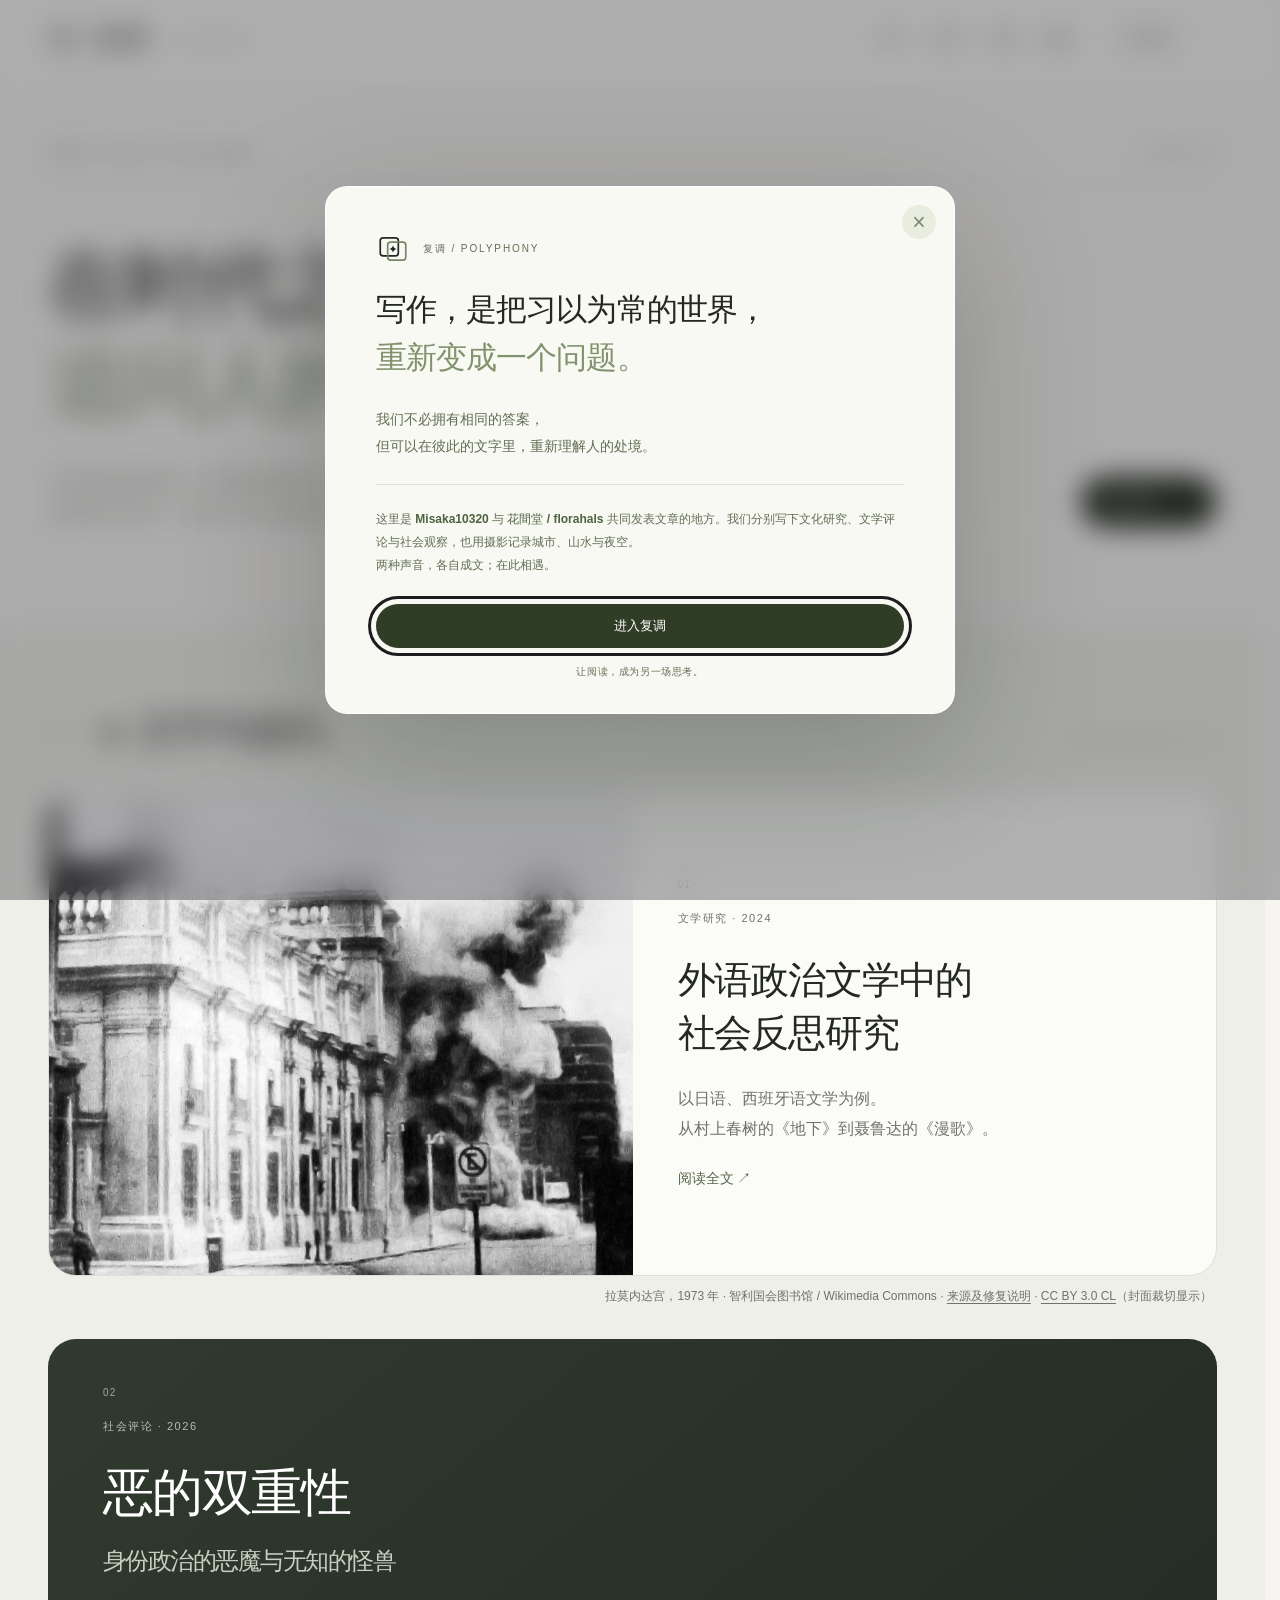
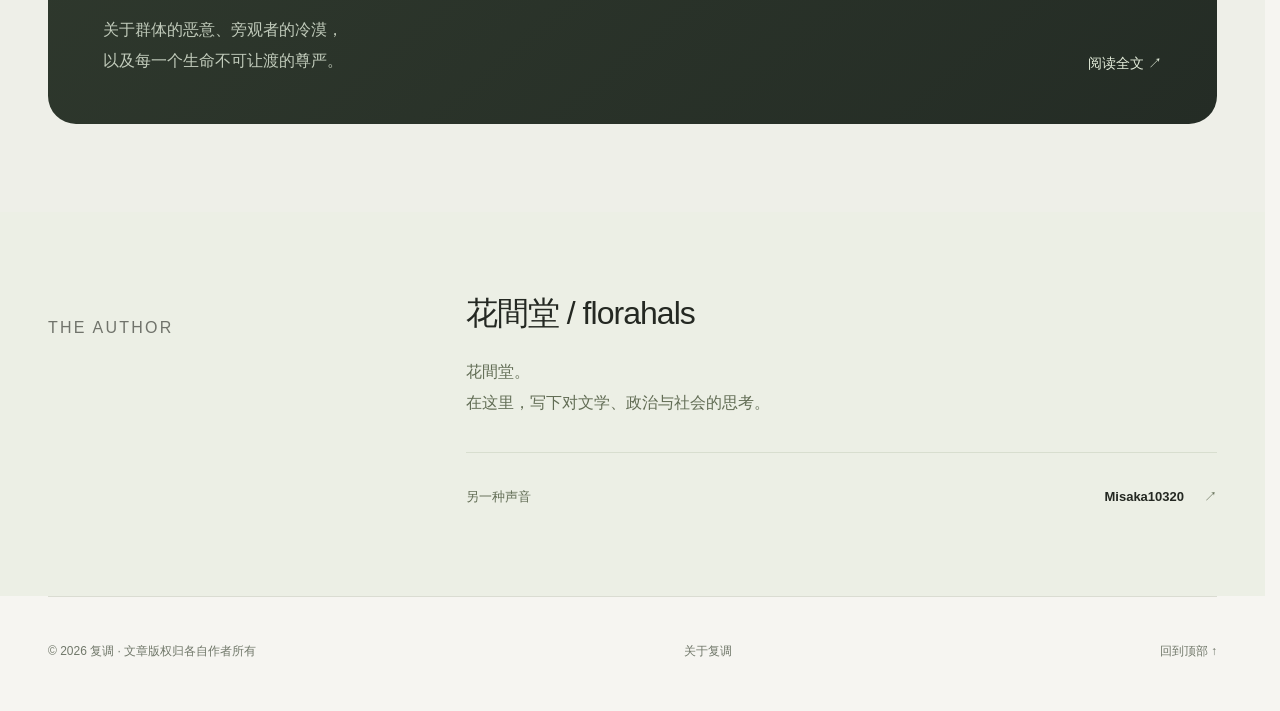
<file: florahals.html>
<!doctype html>
<html lang="zh-CN">
  <head>
    <meta charset="utf-8">
    <meta name="viewport" content="width=device-width,initial-scale=1">
    <title>花間堂 / florahals · 复调</title>
    <meta name="description" content="复调 · 花間堂 / florahals 的文学研究与社会评论。">
    <meta name="theme-color" content="#f6f5f1">
    <link rel="stylesheet" href="assets/vendor/lenis.css">
    <link rel="stylesheet" href="style.css"><link rel="stylesheet" href="polish.css?v=5">
    <script src="assets/vendor/lenis.min.js" defer></script>
    <script src="script.js?v=5" defer></script>
  <link rel="icon" href="assets/mark.svg?v=3" type="image/svg+xml"></head>
  <body class="author-page author-florahals">
    <a class="skip" href="#main">跳至正文</a>
    <header class="nav">
      <nav class="nav-inner" aria-label="主导航">
        <a class="wordmark collective-wordmark" href="index.html"><img class="brand-mark" src="assets/mark.svg?v=3" width="32" height="32" alt="" aria-hidden="true">复调<span>POLYPHONY</span></a>
        <div class="nav-links"><a href="learning.html">学习</a><a href="index.html#selected">文章</a><a href="index.html#authors">作者</a><a href="misaka10320.html#photography">摄影</a><button type="button" data-open-intro>关于复调 <span aria-hidden="true">↗</span></button></div>
      </nav>
    </header>
    <main id="main">
      <section class="hero wrap wang-hero">
        <div class="author-masthead">
          <p class="eyebrow">花間堂 / florahals / 文学与社会反思</p>
          <span class="chapter-label">AUTHOR / 02</span>
        </div>
        <h1>在时代之中，<br><span>追问人的位置。</span></h1>
        <div class="hero-bottom">
          <p>文学如何回应现实，群体如何面对个体。<br>在阅读与写作中，思考公共生活的可能。</p>
          <a class="pill" href="#writing">阅读作品 <span aria-hidden="true">↓</span></a>
        </div>
      </section>
      <section id="writing" class="writing section">
        <div class="wrap">
          <div class="section-heading">
            <h2><span class="section-index" aria-hidden="true">01 /</span> <img class="heading-symbol" src="assets/symbol-quotes.svg" width="29" height="29" alt="" aria-hidden="true">文字与追问。</h2>
            <span>SELECTED WRITING · 01—02</span>
          </div>
          <a class="wang-feature" href="political-literature.html">
          <div class="wang-feature-image literature-image" aria-hidden="true">
          </div>
          <div class="wang-feature-copy">
            <span class="card-index" aria-hidden="true">01</span>
            <p class="eyebrow">文学研究 · 2024</p>
            <h3>外语政治文学中的<br>社会反思研究</h3>
            <p>以日语、西班牙语文学为例。<br>从村上春树的《地下》到聂鲁达的《漫歌》。</p>
            <span class="text-link">阅读全文 ↗</span>
          </div>
          </a>
          <p class="cover-credit">拉莫内达宫，1973 年 · 智利国会图书馆 / Wikimedia Commons · <a href="https://commons.wikimedia.org/wiki/File:Golpe_de_Estado_1973.jpg">来源及修复说明</a> · <a href="https://creativecommons.org/licenses/by/3.0/cl/">CC BY 3.0 CL</a>（封面裁切显示）</p>
          <a class="essay-card" href="duality-of-evil.html"><span class="card-index" aria-hidden="true">02</span>
          <p class="eyebrow">社会评论 · 2026</p>
          <h3>恶的双重性<span>身份政治的恶魔与无知的怪兽</span></h3>
          <div class="essay-card-bottom">
            <p>关于群体的恶意、旁观者的冷漠，<br>以及每一个生命不可让渡的尊严。</p>
            <span class="text-link">阅读全文 ↗</span>
          </div>
          </a>
        </div>
      </section>
      <section class="about">
        <div class="wrap about-grid">
          <p class="eyebrow">THE AUTHOR</p>
          <div>
            <h2 class="author-signature">花間堂 / florahals</h2>
            <p>花間堂。<br>在这里，写下对文学、政治与社会的思考。</p>
            <a class="author-next" href="misaka10320.html"><span>另一种声音</span><strong>Misaka10320</strong><span aria-hidden="true">↗</span></a>
          </div>
        </div>
      </section>
    </main>
    <footer class="wrap footer">
      <span>© <span data-year>2026</span> 复调 · 文章版权归各自作者所有</span><button class="about-trigger" type="button" data-open-intro>关于复调</button><a href="#main">回到顶部 ↑</a>
    </footer>
  </body>
</html>
</file>
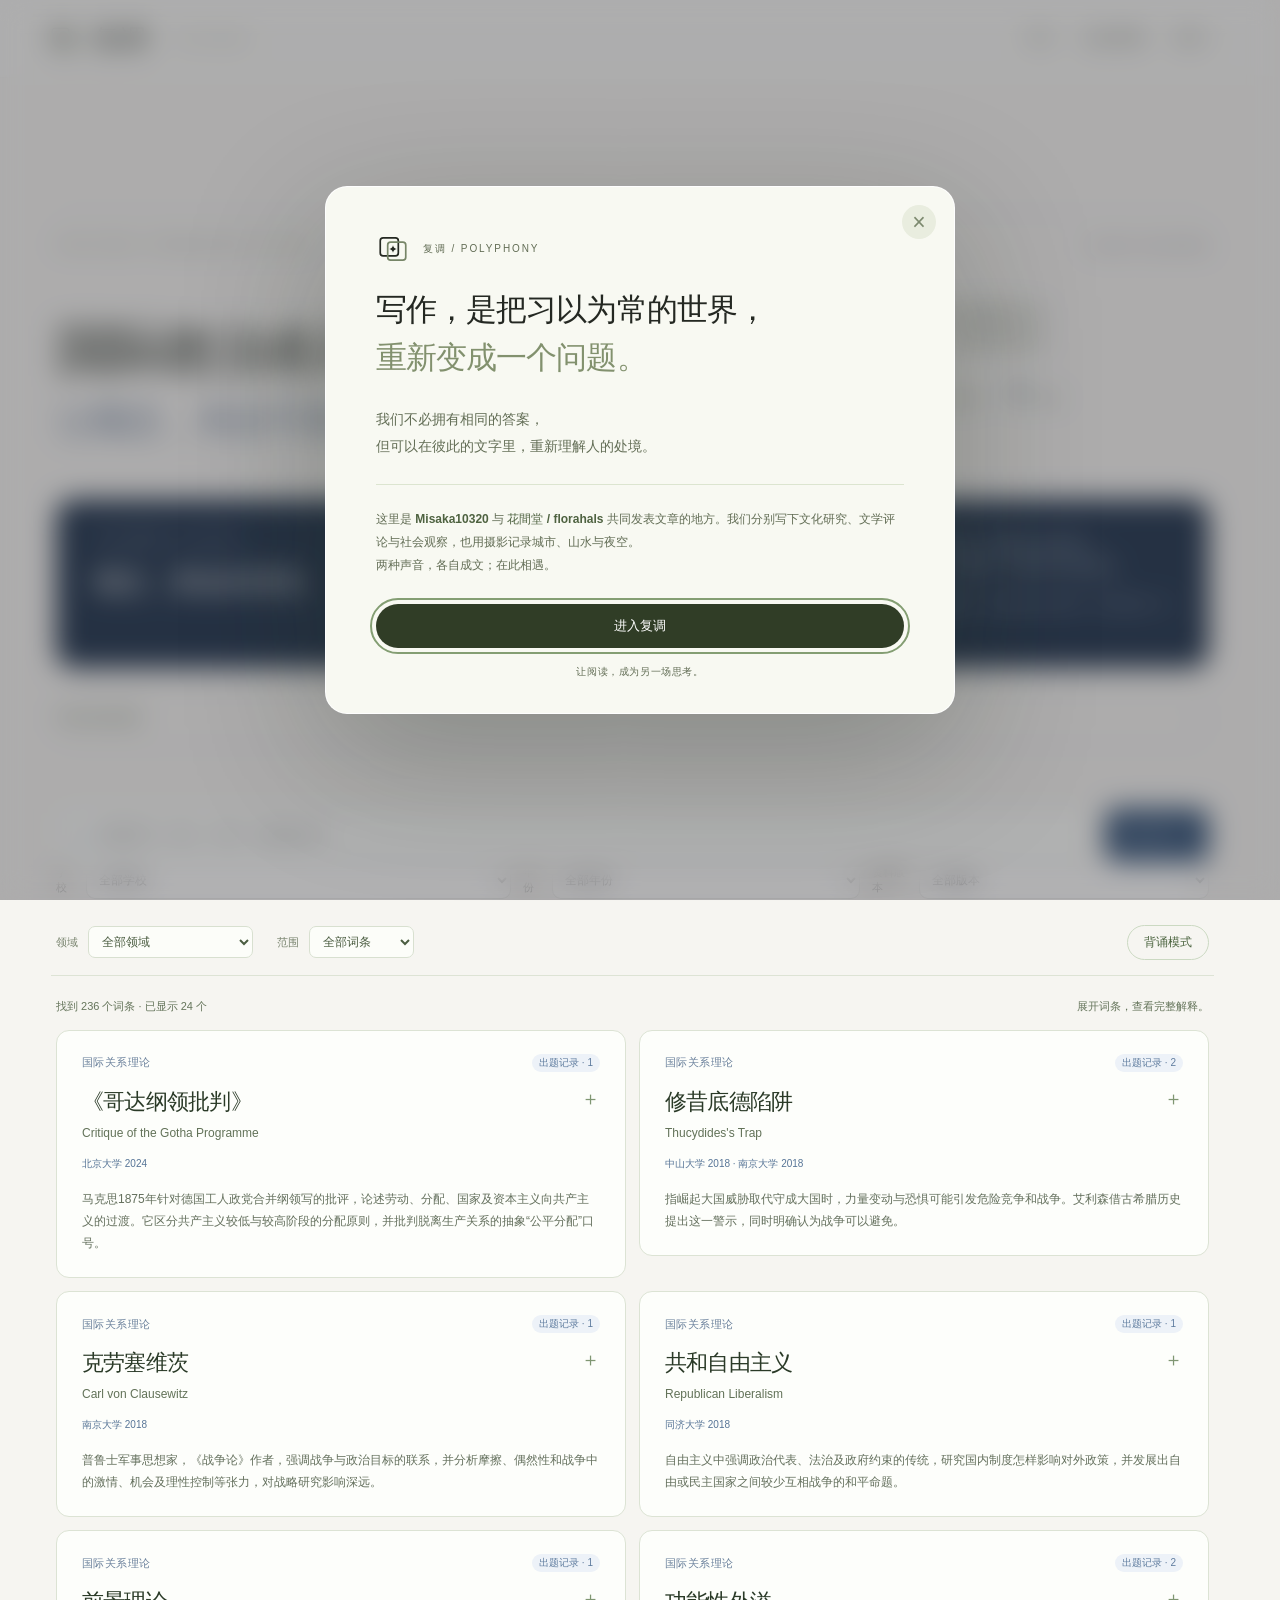
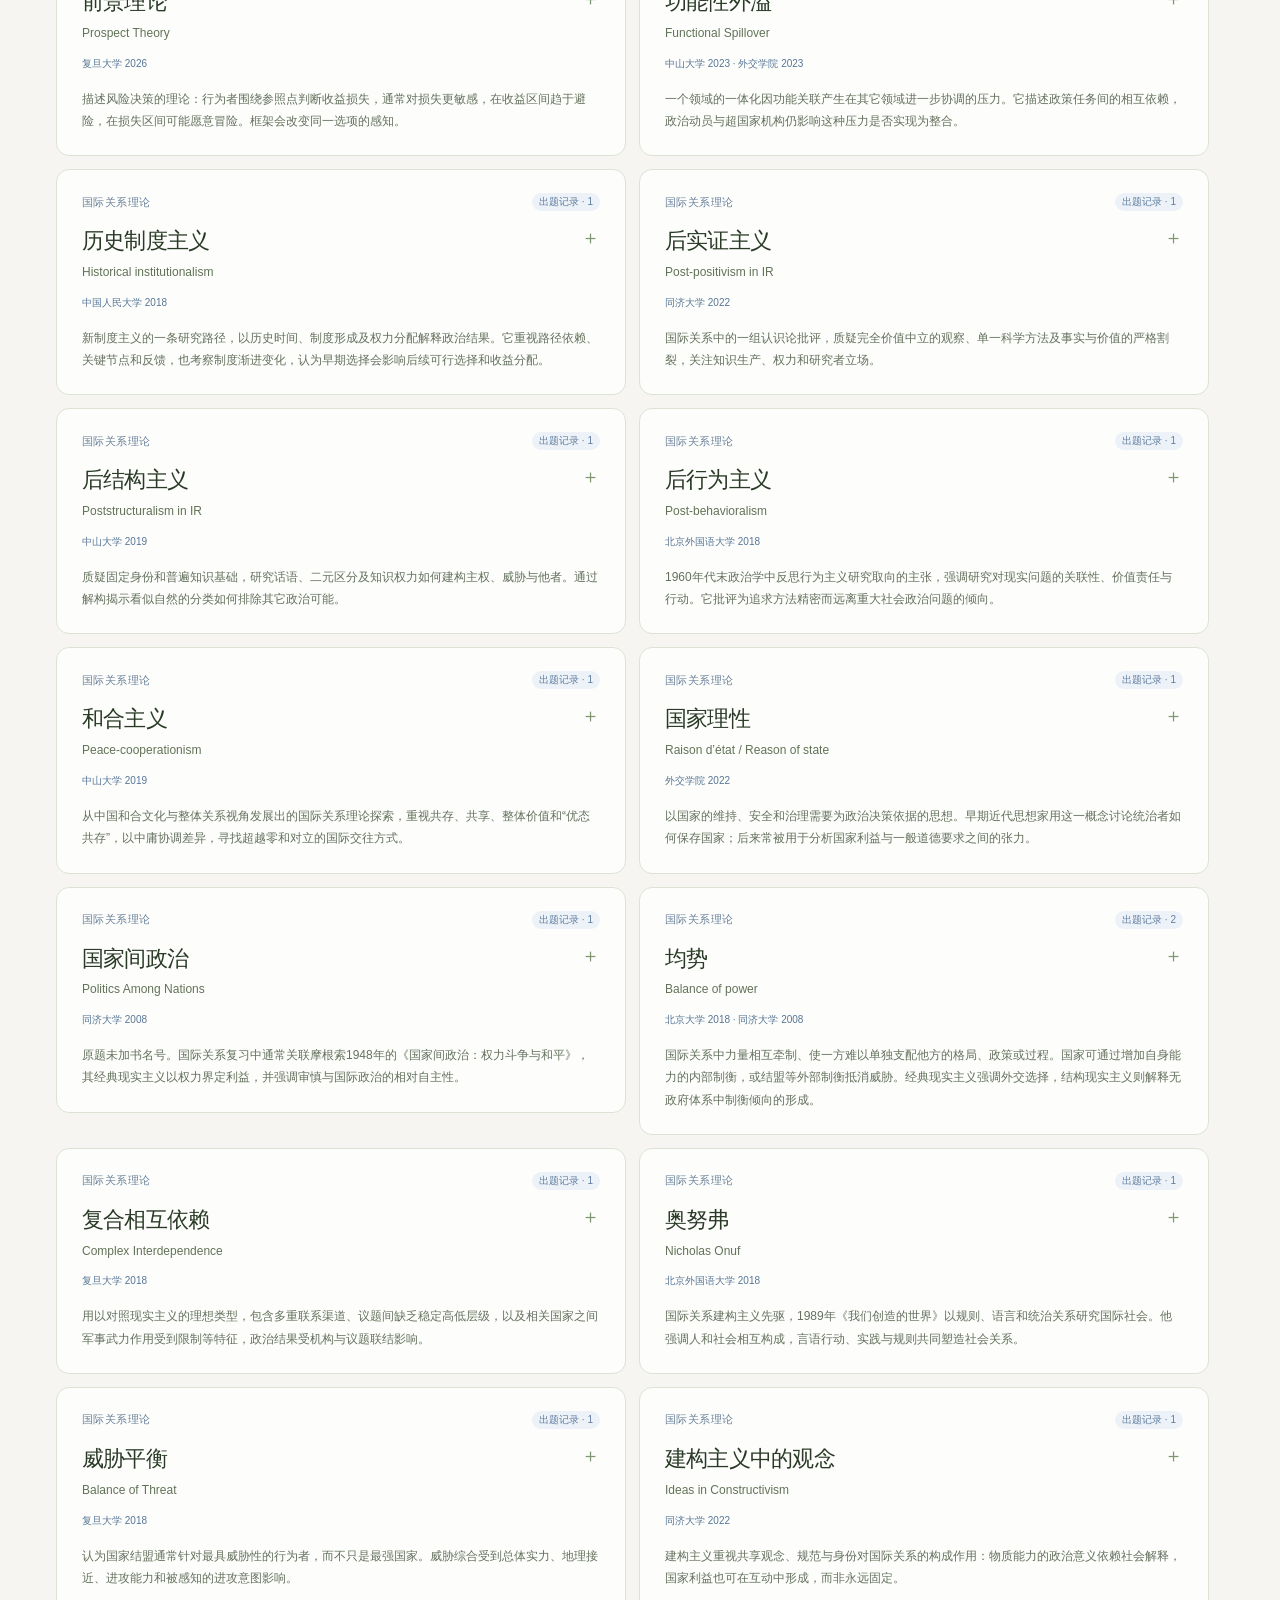
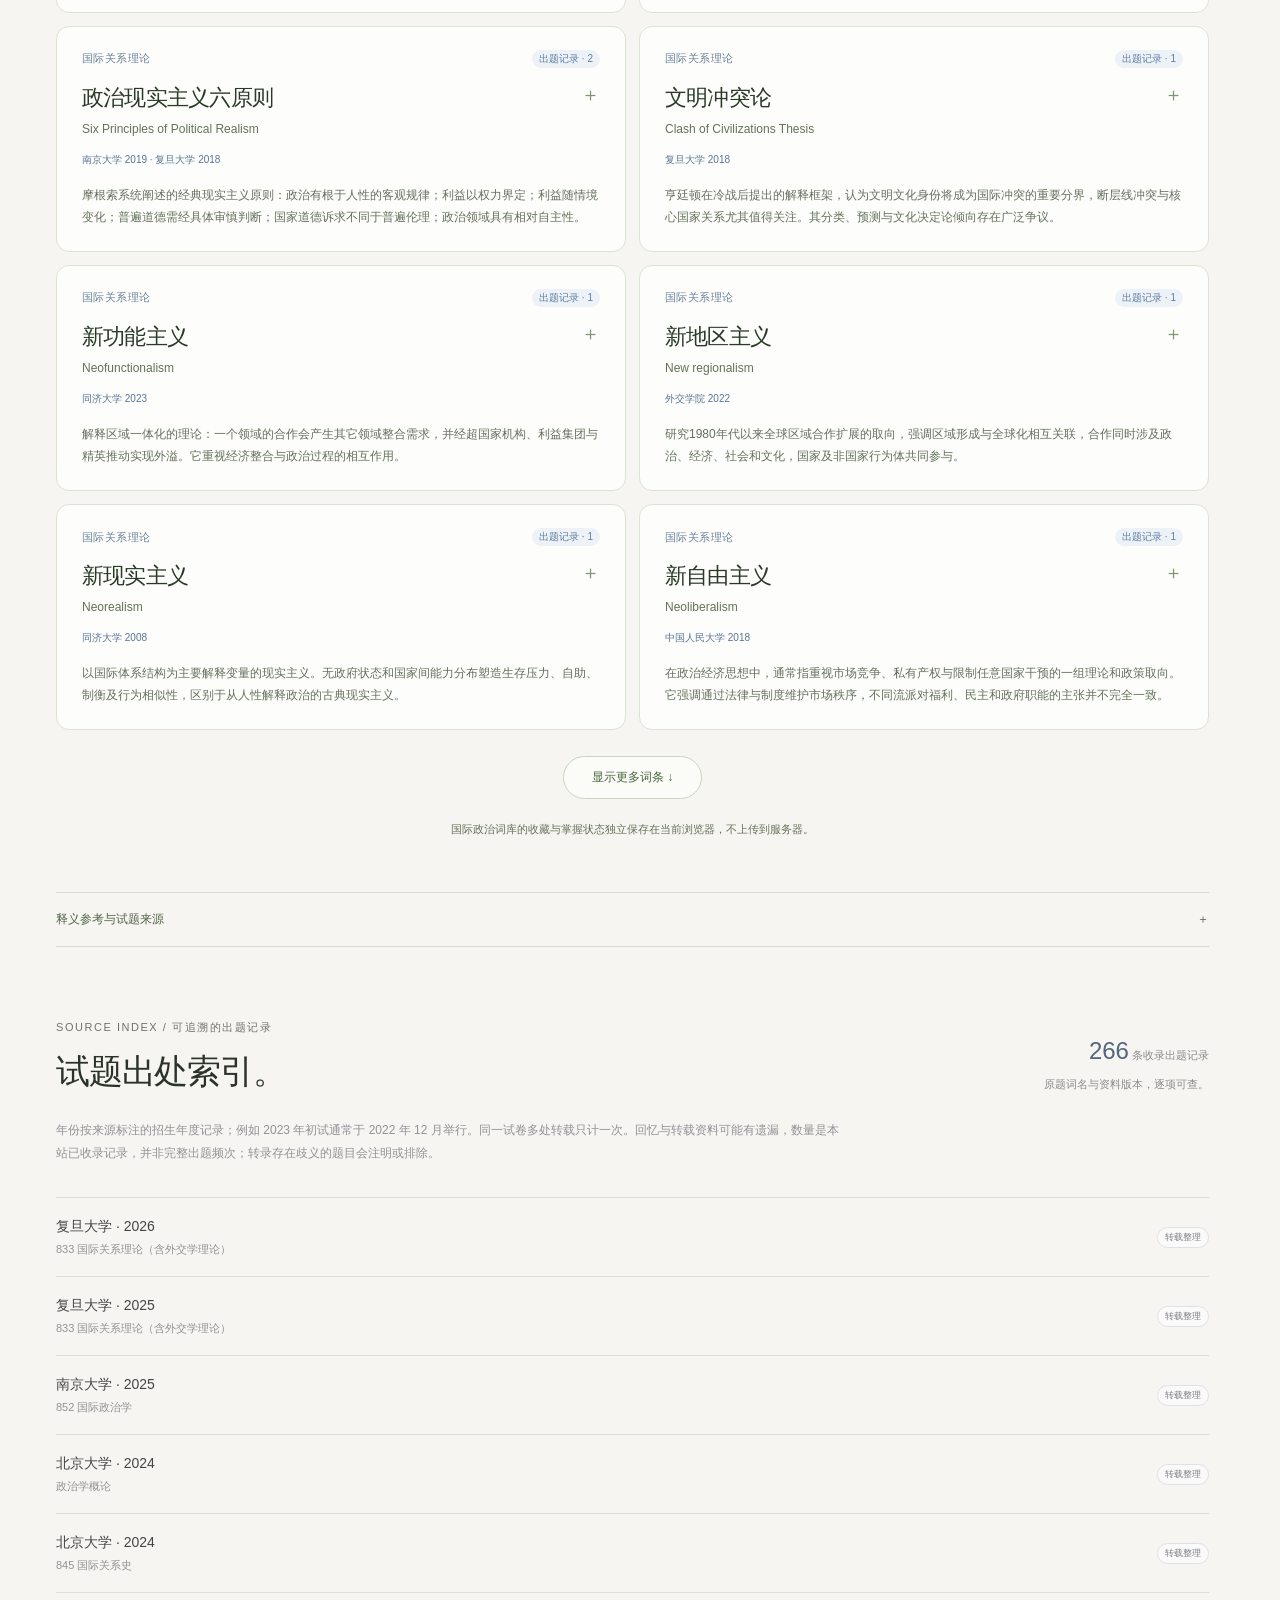
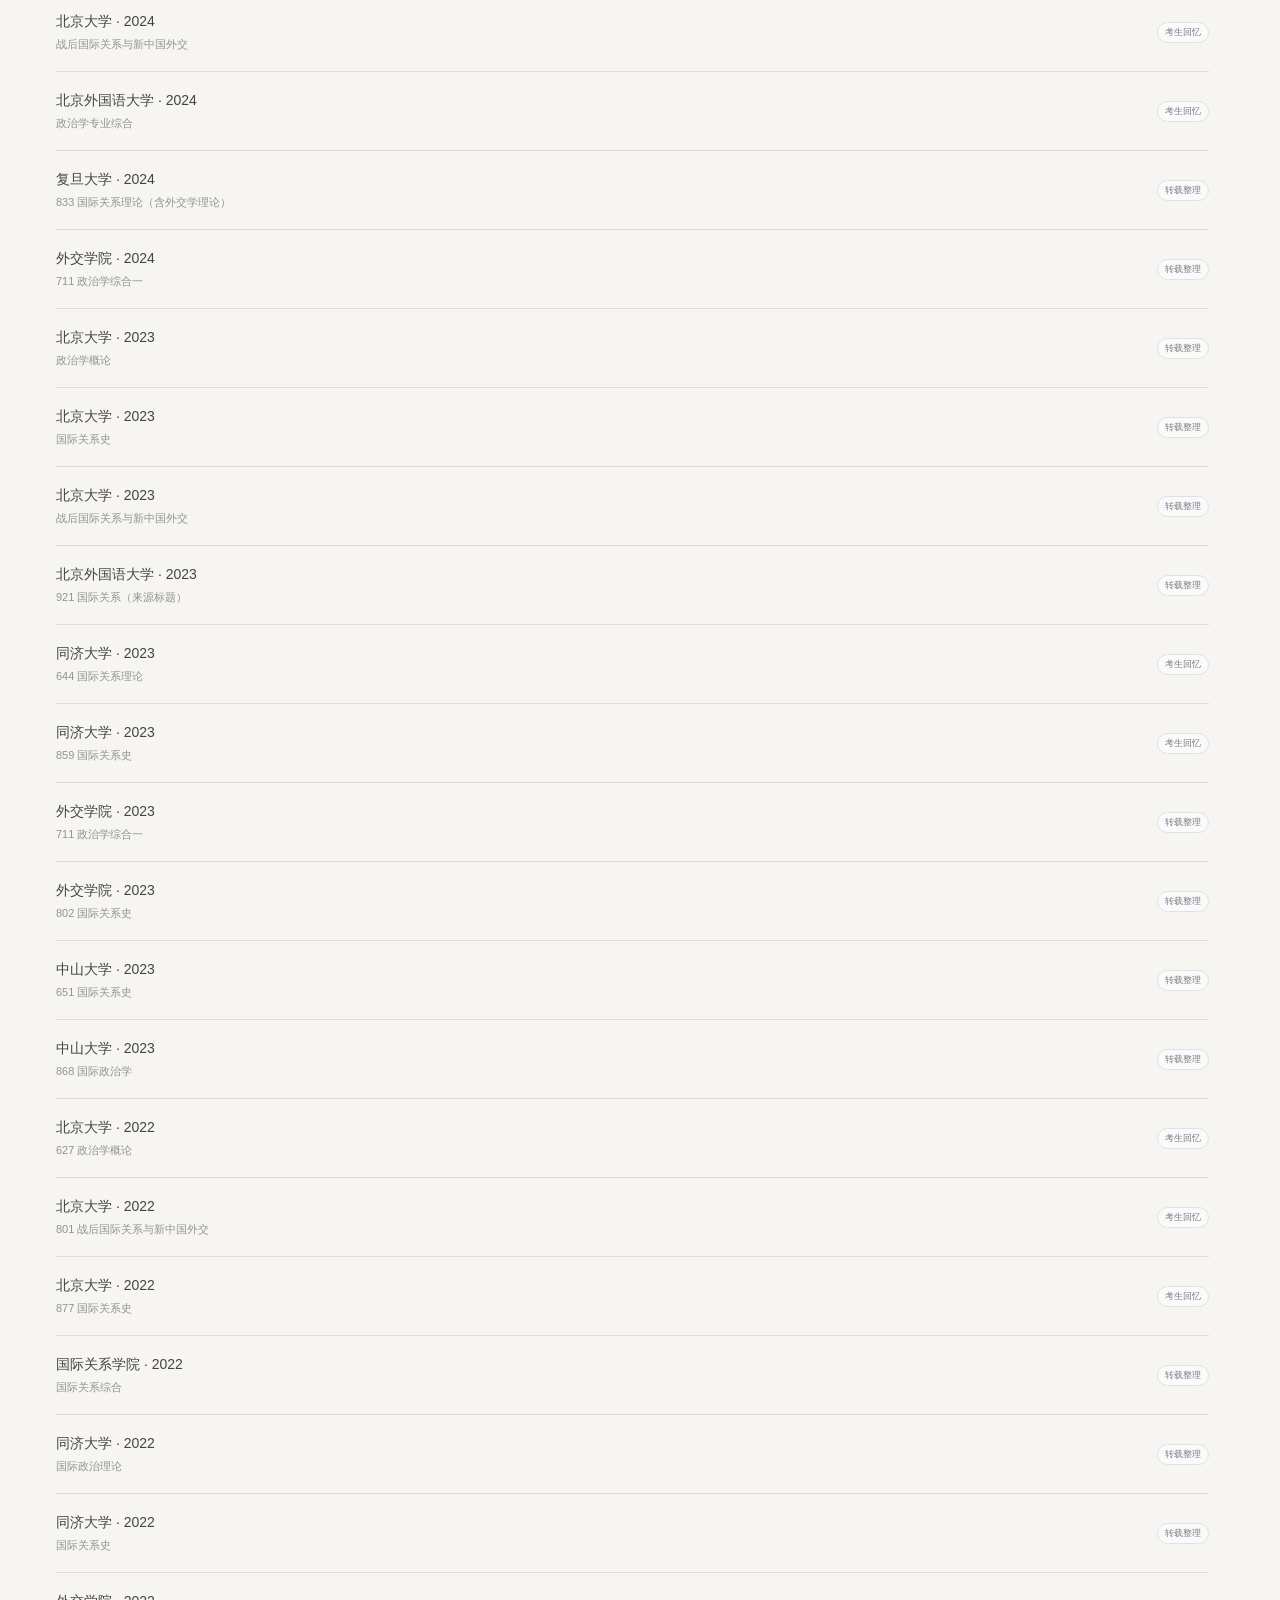
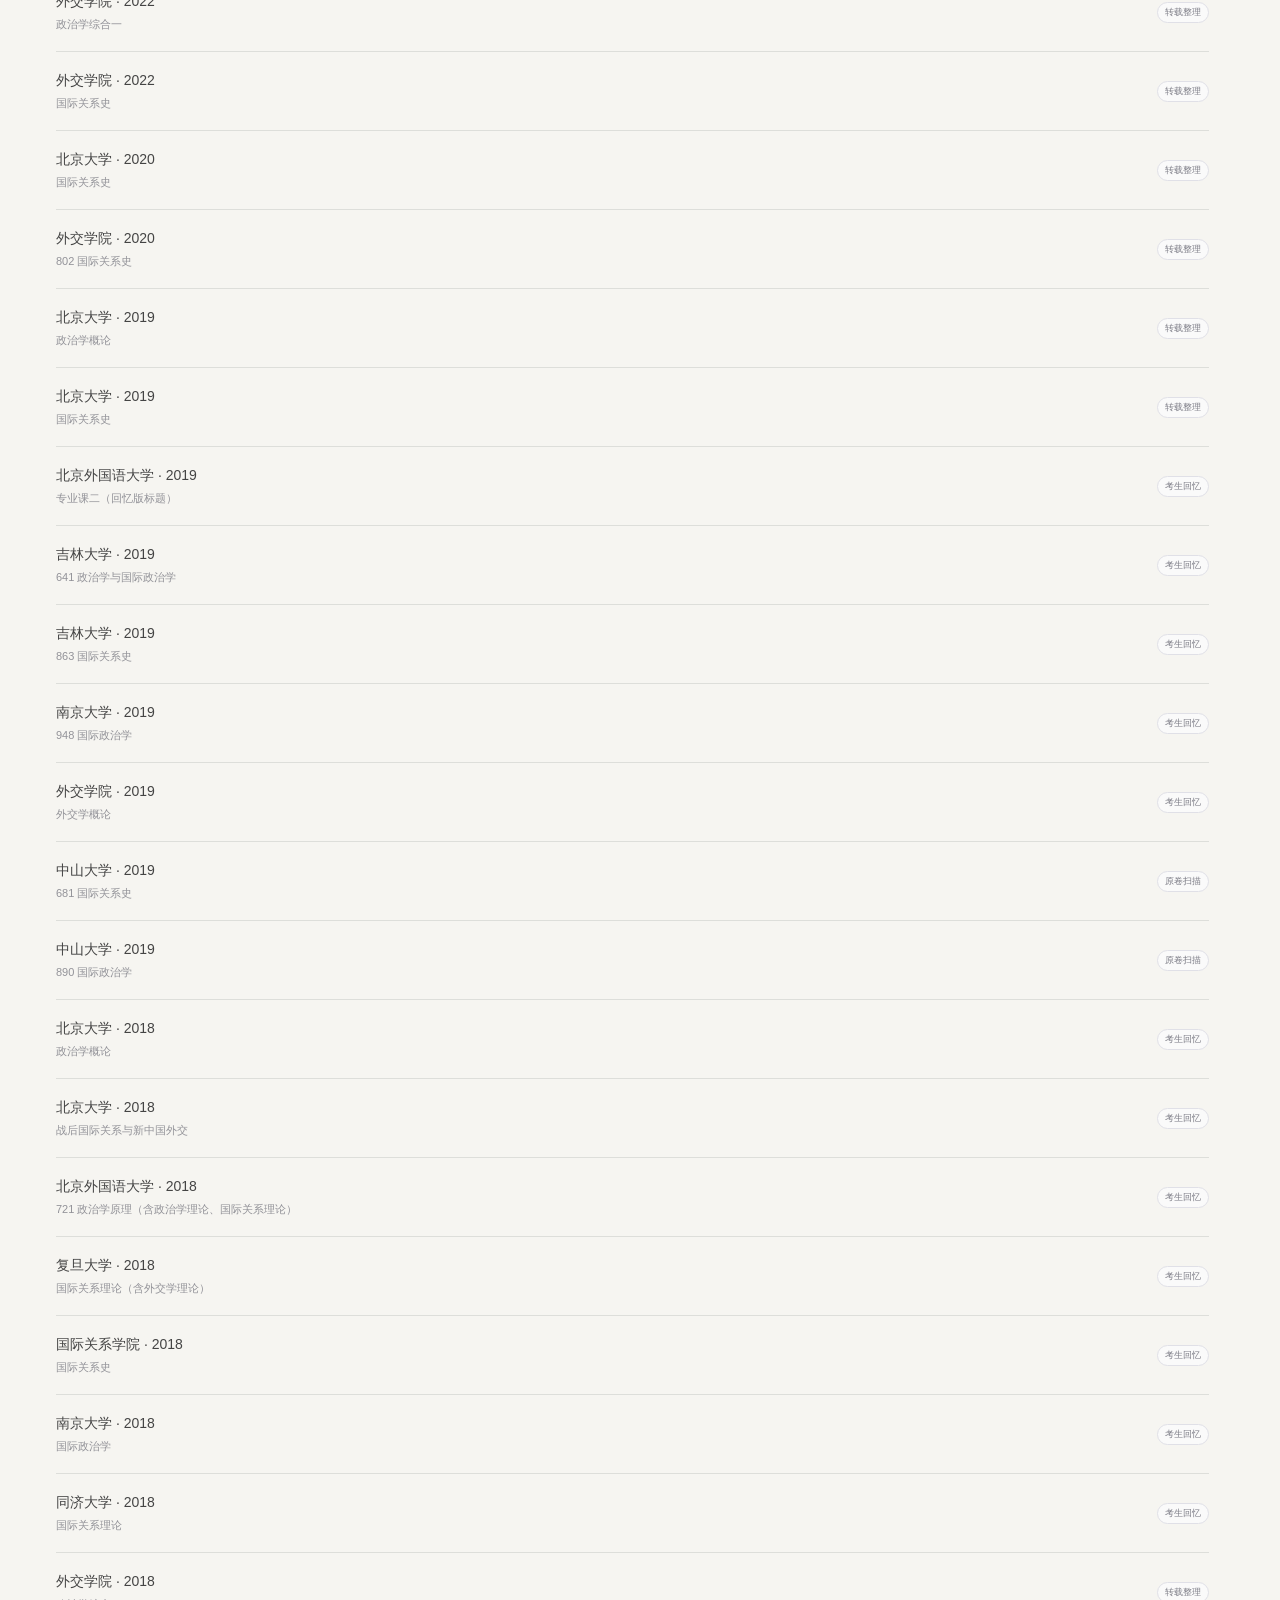
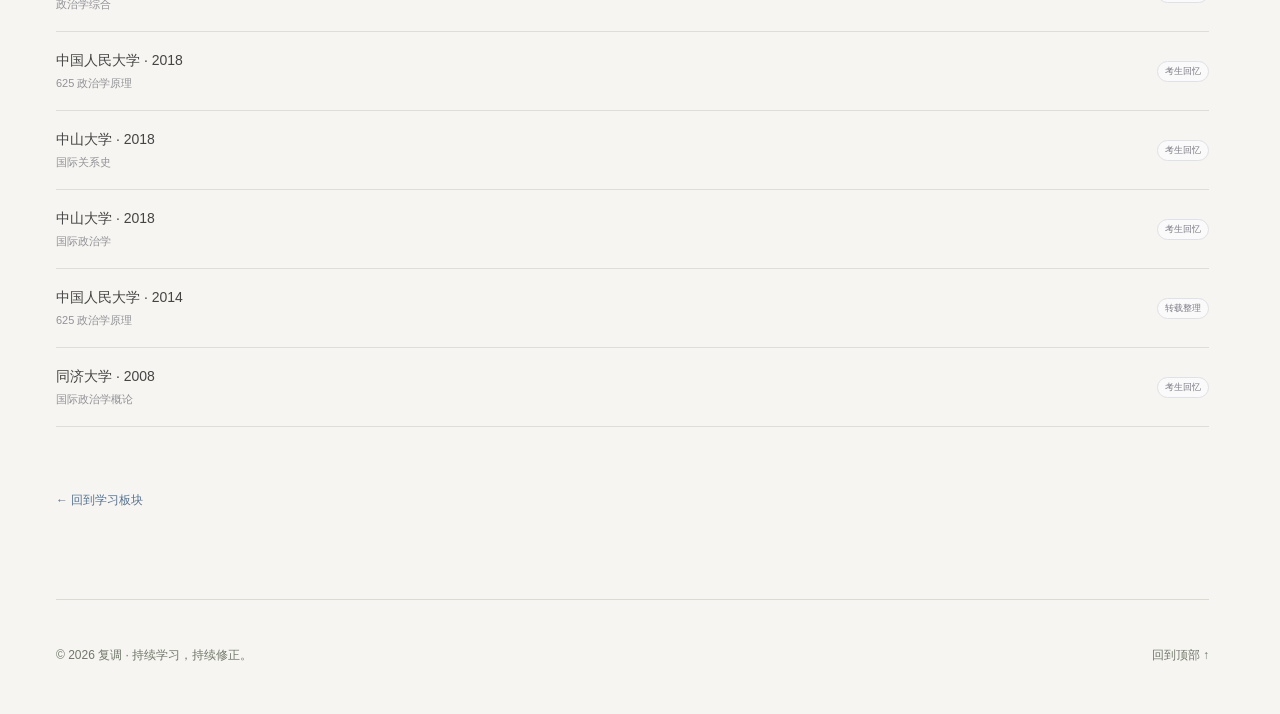
<file: international-glossary.html>
<!doctype html>
<html lang="zh-CN" translate="no">
<head>
  <meta charset="utf-8">
  <meta name="viewport" content="width=device-width,initial-scale=1">
  <meta name="description" content="复调 · 国际政治考研名词解释：按学校与年份核对题目，附释义、例子、辨析与来源。搜索、收藏和抽词复习。">
  <meta name="theme-color" content="#f6f5f1">
  <meta name="google" content="notranslate">
  <title>国际政治名词解释 · 复调</title>
  <link rel="icon" href="assets/mark.svg?v=3" type="image/svg+xml">
  <link rel="stylesheet" href="assets/vendor/lenis.css">
  <link rel="stylesheet" href="style.css">
  <link rel="stylesheet" href="polish.css?v=5">
  <link rel="stylesheet" href="sociology-glossary.css?v=20261017nara">
  <script src="assets/vendor/lenis.min.js" defer></script>
  <script src="script.js?v=5" defer></script>
  <script src="international-glossary.js?v=20261009d" defer></script>
  <script src="sociology-glossary.js?v=20261017nara" defer></script>
  <link rel="stylesheet" href="international-glossary.css?v=20261009d">
</head>
<body class="glossary-page international-page" data-glossary="international">
  <a class="skip" href="#main" data-ui="skip">跳至正文</a>
  <header class="nav"><nav class="nav-inner" aria-label="主导航" id="glossary-nav">
    <a class="wordmark collective-wordmark" href="index.html"><img class="brand-mark" src="assets/mark.svg?v=3" width="32" height="32" alt="" aria-hidden="true">复调<span>POLYPHONY</span></a>
    <div class="nav-links"><a href="learning.html" data-ui="learning">学习</a><a href="sociology-glossary.html">社会学词库</a><a href="index.html" data-ui="home">首页 ↗</a></div>
  </nav></header>
  <main id="main" class="wrap glossary-main">
    <header class="glossary-hero">
      <div class="glossary-topline"><p class="eyebrow">STUDY DESK / INTERNATIONAL POLITICS</p><span class="ir-edition">中文词库 / 英文术语对照</span></div>
      <div class="glossary-hero-grid"><h1><span data-ui="title">国际政治名词解释</span><span class="glossary-title-note" data-ui="subtitle">把概念，连成理解。</span></h1><div><p class="glossary-description" data-ui="description">从国际关系、国际政治与外交学考研的名词解释题出发。<br>定义、例子、辨析，再接上学校、年度和原题出处。</p><div class="glossary-stats"><span><b id="total-count">—</b><small data-ui="terms">个词条</small></span><span><b id="category-count">—</b><small data-ui="categories">个领域</small></span><span><b id="paper-count">—</b><small>份试题记录</small></span><span><b id="mastered-count">0</b><small data-ui="mastered">已掌握</small></span></div><a class="glossary-start" href="#glossary-browser" data-ui="begin">开始查词 ↓</a></div></div>
    </header>
    <section class="glossary-writing" aria-labelledby="answer-title"><div><p class="eyebrow" data-ui="answerKicker">不止记住名字 / 写出解释</p><h2 id="answer-title" data-ui="answerTitle">让答案有一条完整的线。</h2></div><div><ol><li data-ui="answer1">定义：它解释什么现象？</li><li data-ui="answer2">学者：谁在什么论述中使用它？</li><li data-ui="answer3">机制与例子：它怎样运作？</li><li data-ui="answer4">区别：它不等同于哪个邻近概念？</li></ol><p data-ui="answerNote">解释为本站编写的复习提纲，并非学校标准答案；理论概念与历史事件的答题结构须按实际题型和分值调整。</p></div></section>
    <details class="glossary-school-notes"><summary><span data-ui="schoolTitle">学校与收录范围</span><span aria-hidden="true">＋</span></summary><div class="glossary-school-grid" id="school-notes"></div><p class="glossary-scope" data-ui="scope">仅标注可读材料中明确归入名词解释分节的题目。原卷扫描、考生回忆与转载整理分别标注。</p></details>
    <section id="glossary-browser" class="glossary-browser" aria-labelledby="browser-title">
      <h2 id="browser-title" class="sr-only" data-ui="browserTitle">查词与复习</h2>
      <div class="glossary-controls">
        <div class="glossary-search-row"><div class="glossary-search"><span aria-hidden="true">⌕</span><input type="search" id="term-search" autocomplete="off" placeholder="搜索术语、英文、学者、学校或年份" aria-label="搜索词条"><button type="button" id="clear-search" hidden data-ui="clear">清空</button></div><button type="button" id="random-term" class="glossary-random" disabled data-ui="random">抽一词 ↗</button></div>
        <div class="glossary-exam-filters"><label>学校<select id="school-filter"><option value="all">全部学校</option></select></label><label>年份<select id="year-filter"><option value="all">全部年份</option></select></label><label>资料版本<select id="evidence-filter"><option value="all">全部版本</option><option value="official">官方试卷</option><option value="scan">原卷扫描</option><option value="recollection">考生回忆</option><option value="compiled">转载整理</option></select></label></div>
        <div class="glossary-filter-row"><div class="glossary-category-filter"><label for="category-filter" data-ui="categoryLabel">领域</label><select id="category-filter"><option value="all">全部领域</option></select></div><div class="glossary-status-filter"><label for="status-filter" data-ui="statusLabel">范围</label><select id="status-filter"><option value="all">全部词条</option><option value="saved">已收藏</option><option value="unmastered">待复习</option><option value="mastered">已掌握</option><option value="exam">公开题例</option></select></div><button type="button" id="recall-mode" aria-pressed="false" data-ui="recall">背诵模式</button></div>
      </div>
      <div class="glossary-result-line"><p id="result-count" role="status" aria-live="polite">正在载入词库…</p><p id="mode-description" data-ui="readNote">展开词条，查看完整解释。</p></div>
      <div id="glossary-results" class="glossary-results"></div>
      <p id="empty-state" class="glossary-empty" hidden></p>
      <button type="button" id="load-more" class="glossary-load-more" hidden data-ui="more">显示更多词条 ↓</button>
      <noscript><p class="glossary-empty">请开启 JavaScript 以使用搜索与复习功能。</p></noscript>
      <p class="glossary-local-note" data-ui="localNote">收藏与掌握状态只保存在当前浏览器，不上传到服务器。</p>
    </section>
    <details class="glossary-source-notes"><summary><span data-ui="sourceTitle">编写依据与延伸阅读</span><span aria-hidden="true">＋</span></summary><p data-ui="sourceNote">解释为本站整理的学习提纲；例子用于说明概念，除明确标注外不代表已验证的个案研究。每个词条均链接到相关教材、学术原文或课程资料。</p><ul id="source-list"></ul></details>
    <section class="exam-archive" id="exam-archive" aria-labelledby="exam-archive-title"><div class="exam-archive-heading"><div><p class="eyebrow">SOURCE INDEX / 可追溯的出题记录</p><h2 id="exam-archive-title">试题出处索引。</h2></div><p><b id="occurrence-count">—</b> 条收录出题记录<br>原题词名与资料版本，逐项可查。</p></div><p class="exam-archive-note">年份按来源标注的招生年度记录；例如 2023 年初试通常于 2022 年 12 月举行。同一试卷多处转载只计一次。回忆与转载资料可能有遗漏，数量是本站已收录记录，并非完整出题频次；转录存在歧义的题目会注明或排除。</p><div id="exam-archive-list"></div></section>
    <a class="glossary-back" href="learning.html" data-ui="back">← 回到学习板块</a>
  </main>
  <footer class="wrap footer"><span data-ui="copyright">© 2026 复调 · 持续学习，持续修正。</span><a href="#main" data-ui="top">回到顶部 ↑</a></footer>
  <dialog id="flashcard" class="glossary-flashcard" data-lenis-prevent aria-labelledby="flashcard-title"><form method="dialog"><button class="flashcard-close" aria-label="关闭抽词卡片">×</button></form><p class="eyebrow" data-ui="flashcardKicker">RECALL / 先试着解释</p><div id="flashcard-prompt"></div><button type="button" id="reveal-answer" class="flashcard-reveal" data-ui="reveal">查看解释</button><div id="flashcard-answer" hidden></div><div class="flashcard-actions"><button type="button" id="flashcard-mastered" data-ui="markMastered">标记已掌握</button><button type="button" id="next-term" data-ui="next">下一词 →</button></div></dialog>
</body>
</html>
</file>
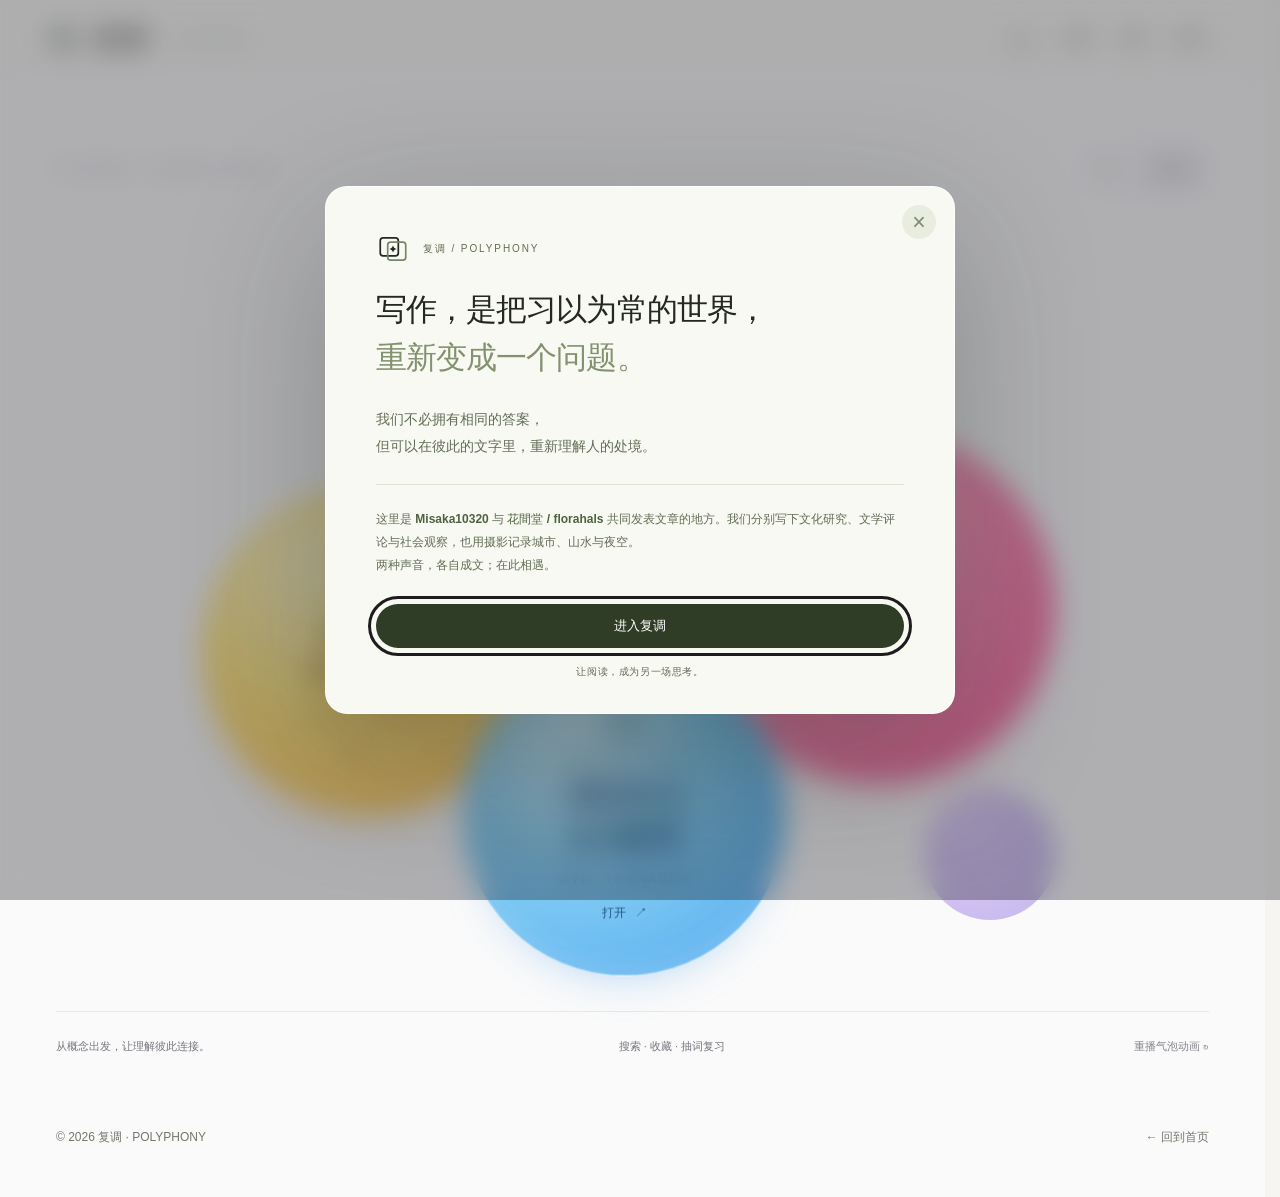
<file: learning.html>
<!doctype html>
<html lang="zh-CN" translate="no">
<head>
  <meta charset="utf-8"><meta name="viewport" content="width=device-width,initial-scale=1">
  <meta name="google" content="notranslate"><meta name="theme-color" content="#fafafa">
  <meta name="description" content="复调学习中心：社会学学习日志、社会学中日双语词库与国际政治真题词库。记录理解，检索概念，练习解释。">
  <title>学习 · 复调</title>
  <link rel="icon" href="assets/mark.svg?v=3" type="image/svg+xml">
  <link rel="stylesheet" href="assets/vendor/lenis.css"><link rel="stylesheet" href="style.css"><link rel="stylesheet" href="polish.css?v=5"><link rel="stylesheet" href="learning.css?v=20261009e">
  <script src="assets/vendor/lenis.min.js" defer></script><script src="script.js?v=5" defer></script><script src="learning.js?v=20261023" defer></script>
</head>
<body class="learning-page">
  <a class="skip" href="#main">跳至正文</a>
  <header class="nav"><nav class="nav-inner" aria-label="主导航"><a class="wordmark collective-wordmark" href="index.html"><img class="brand-mark" src="assets/mark.svg?v=3" width="32" height="32" alt="" aria-hidden="true">复调<span>POLYPHONY</span></a><div class="nav-links"><a href="learning.html" aria-current="page">学习</a><a href="index.html#authors">作者</a><a href="index.html#selected">文章</a><a href="index.html">首页 ↗</a></div></nav></header>
  <main id="main" class="wrap learning-main">
    <header class="learning-heading"><div class="learning-topline"><p class="eyebrow">POLYPHONY / LEARNING CENTER</p><div class="glossary-language learning-language" role="group" aria-label="学习入口语言切换"><button type="button" data-learning-lang="zh" aria-pressed="true">中文</button><button type="button" data-learning-lang="ja" aria-pressed="false" lang="ja">日本語</button></div></div><h1 data-learning-ui="title">让好奇，<span>轻轻升起。</span></h1><p data-learning-ui="description">记录今天的理解，遇见明天的问题。<br>选择一个气泡，开始学习。</p></header>
    <nav class="learning-bubbles" aria-label="选择学习板块">
      <span class="study-orb orb-green" aria-hidden="true"></span><span class="study-orb orb-violet" aria-hidden="true"></span>
      <a class="study-bubble bubble-journal" href="sociology-log.html"><span class="bubble-icon" aria-hidden="true"><svg viewBox="0 0 52 52"><path d="M11 7h26a4 4 0 0 1 4 4v35H15a5 5 0 0 1-5-5V11a4 4 0 0 1 4-4M10 39h31M19 16h13M19 23h13M19 30h8"/></svg></span><span class="bubble-kicker">DAILY NOTES</span><h2 data-learning-ui="journal">社会学<br>学习日志</h2><span class="bubble-meta" data-learning-ui="journalMeta">14 则记录 · 更新至 10.22</span><span class="bubble-enter" data-learning-ui="enter">打开 <span aria-hidden="true">↗</span></span></a>
      <a class="study-bubble bubble-sociology" href="sociology-glossary.html"><span class="bubble-icon" aria-hidden="true"><svg viewBox="0 0 52 52"><circle cx="26" cy="16" r="7"/><circle cx="10" cy="21" r="5"/><circle cx="42" cy="21" r="5"/><path d="M14 43v-4a12 12 0 0 1 24 0v4M3 40v-3a7 7 0 0 1 10-6M49 40v-3a7 7 0 0 0-10-6"/></svg></span><span class="bubble-kicker">SOCIOLOGY</span><h2 data-learning-ui="sociology">社会学<br>名词解释</h2><span class="bubble-meta" data-learning-ui="sociologyMeta">249 个词条 · 中文 / 日本語</span><span class="bubble-enter" data-learning-ui="enter">打开 <span aria-hidden="true">↗</span></span></a>
      <a class="study-bubble bubble-international" href="international-glossary.html"><span class="bubble-icon" aria-hidden="true"><svg viewBox="0 0 52 52"><circle cx="26" cy="26" r="20"/><ellipse cx="26" cy="26" rx="9" ry="20"/><path d="M6 26h40M10 14h32M10 38h32"/></svg></span><span class="bubble-kicker">INTERNATIONAL POLITICS</span><h2 data-learning-ui="international">国际政治<br>名词解释</h2><span class="bubble-meta" data-learning-ui="internationalMeta">按学校、年份查阅真题记录</span><span class="bubble-enter" data-learning-ui="enter">打开 <span aria-hidden="true">↗</span></span></a>
    </nav>
    <aside class="learning-colophon"><span data-learning-ui="footnote">从概念出发，让理解彼此连接。</span><span data-learning-ui="languages">搜索 · 收藏 · 抽词复习</span><button type="button" id="replay-bubbles" data-learning-ui="replay">重播气泡动画 ↻</button></aside>
  </main>
  <footer class="wrap footer"><span>© <span data-year>2026</span> 复调 · POLYPHONY</span><a href="index.html" data-learning-ui="home">← 回到首页</a></footer>
</body></html>
</file>
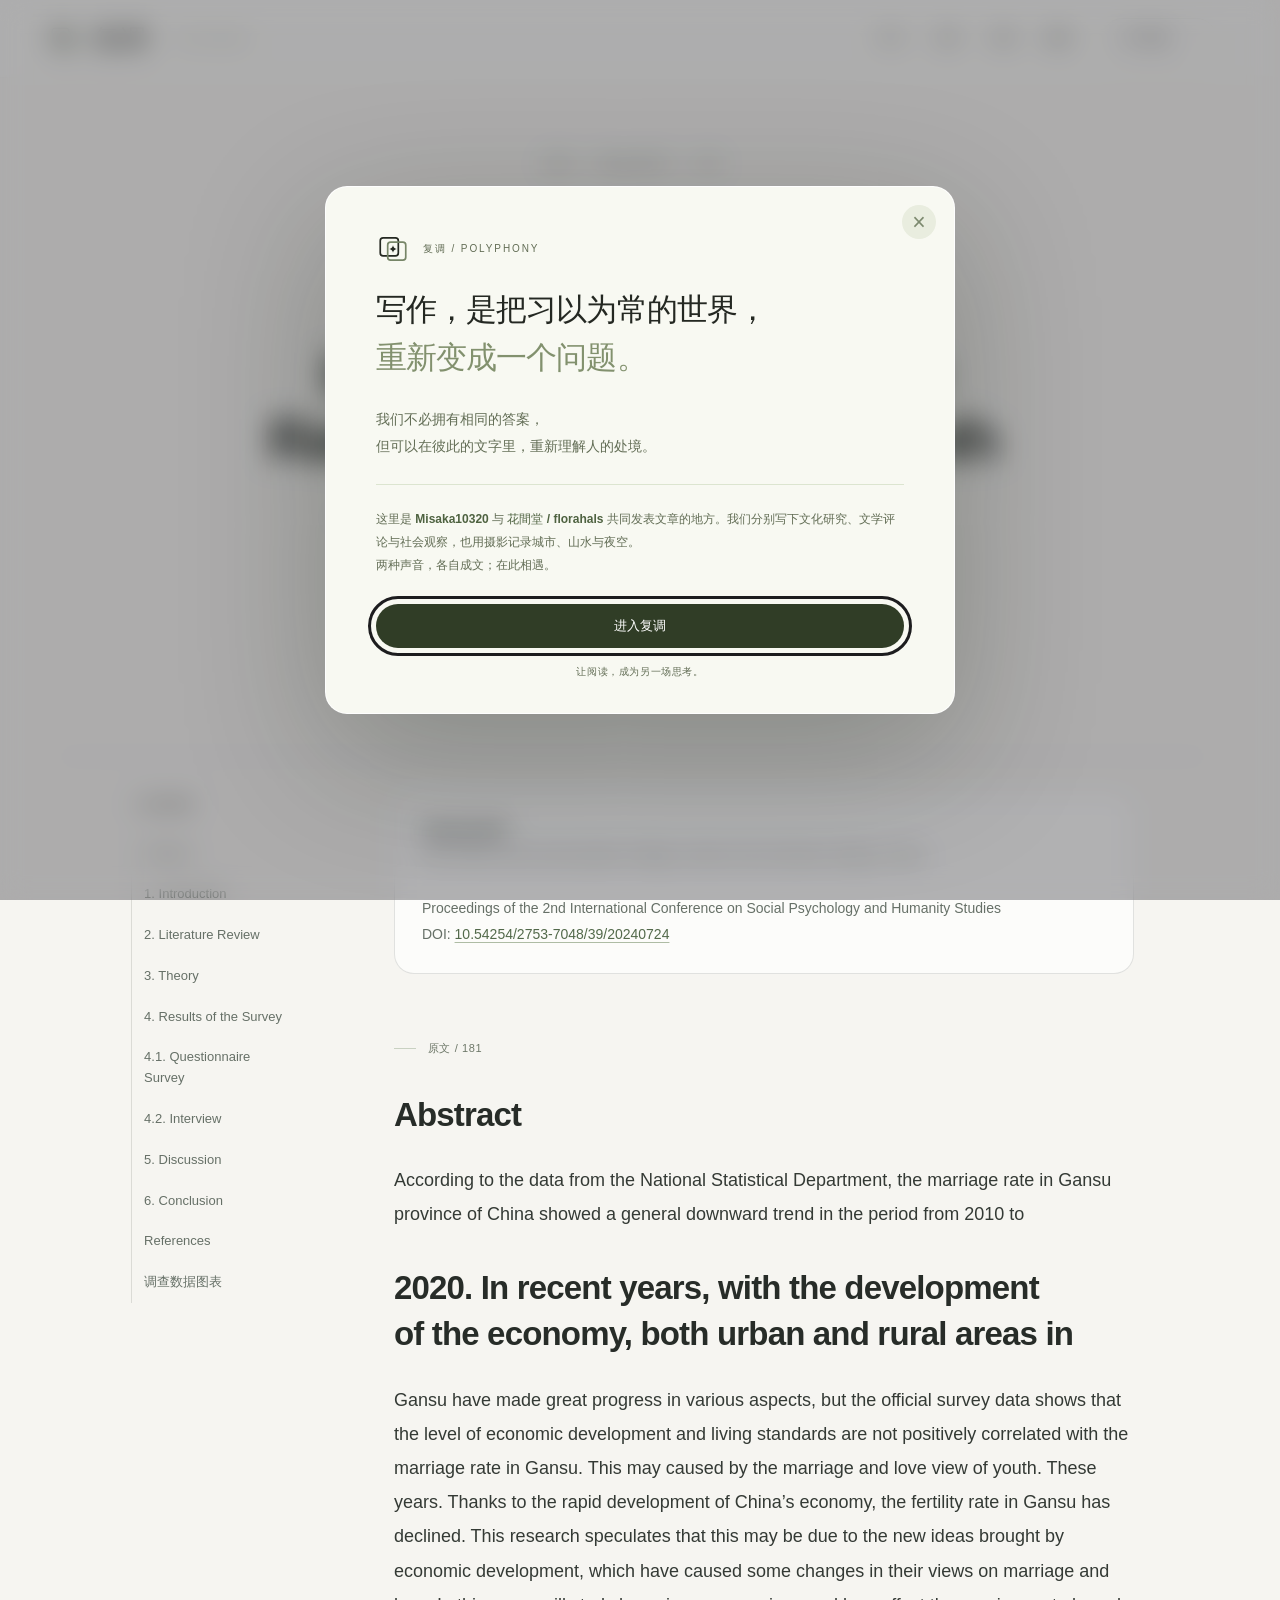
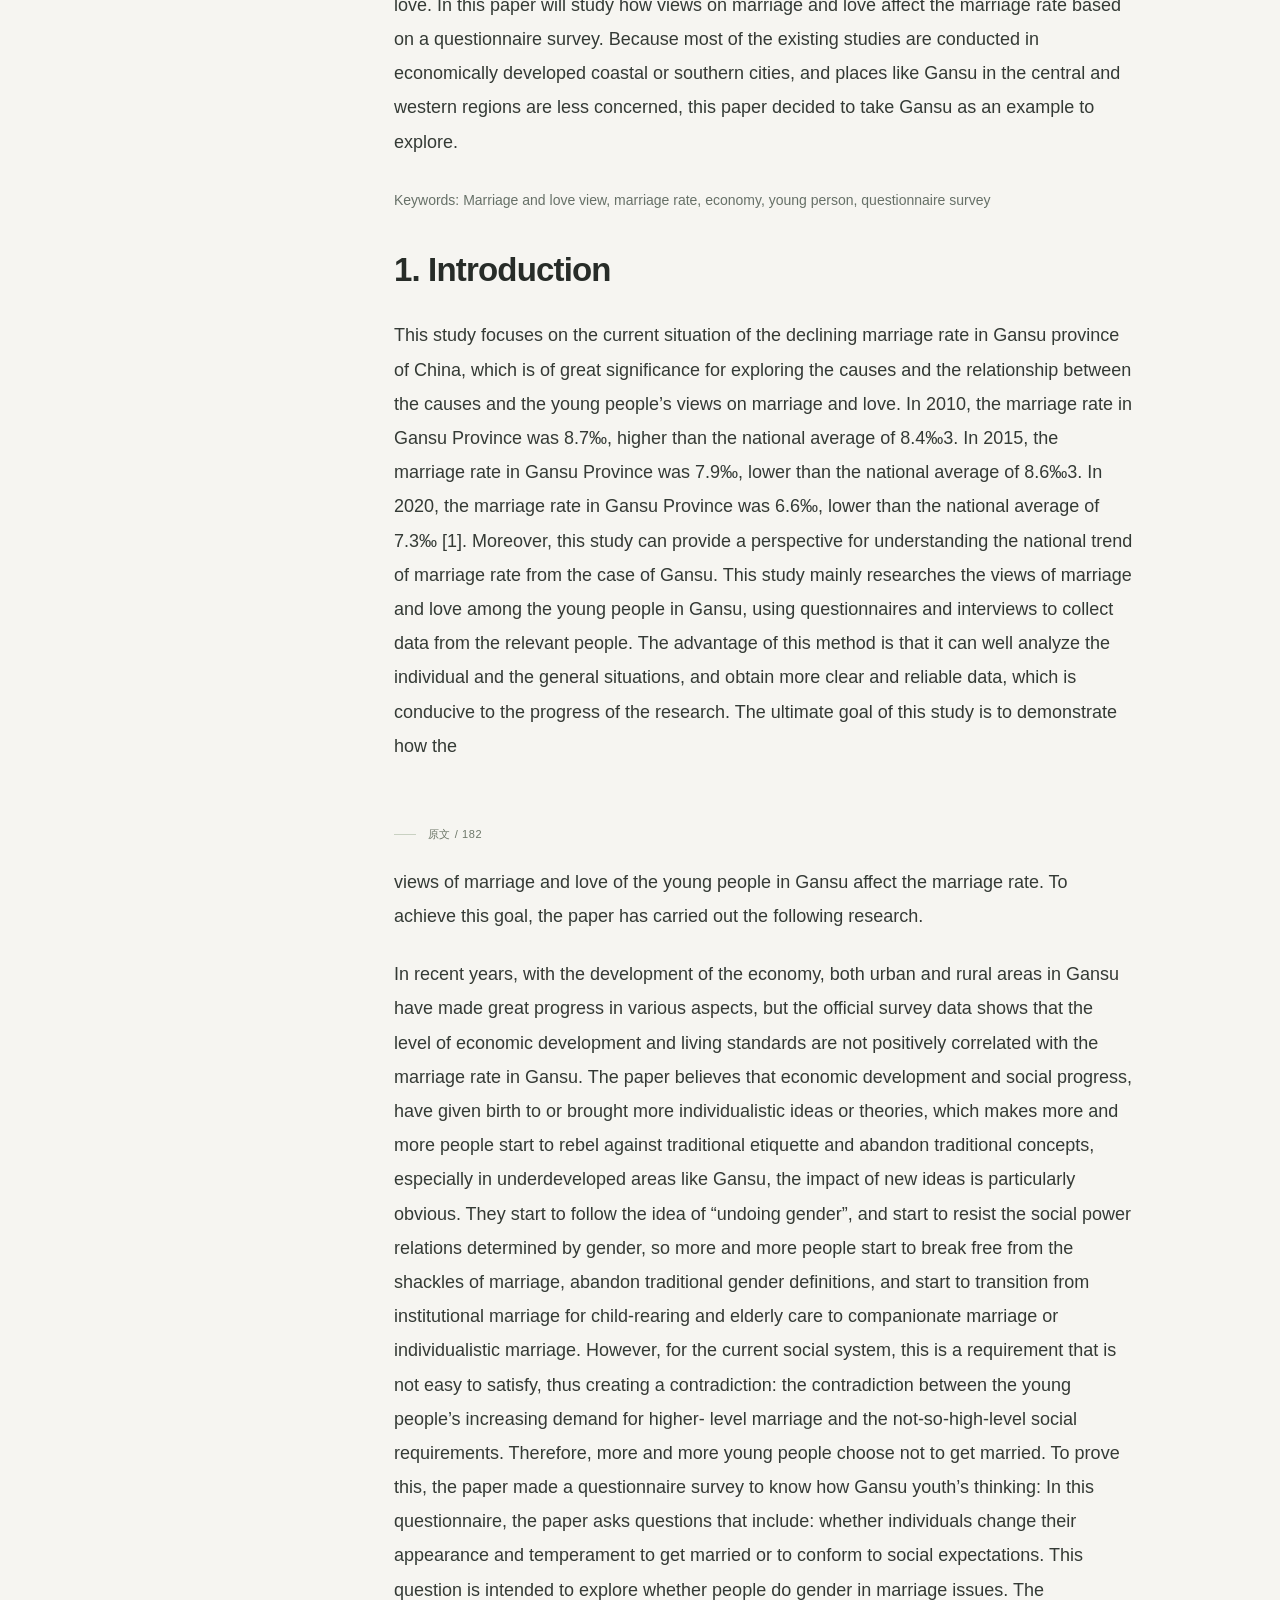
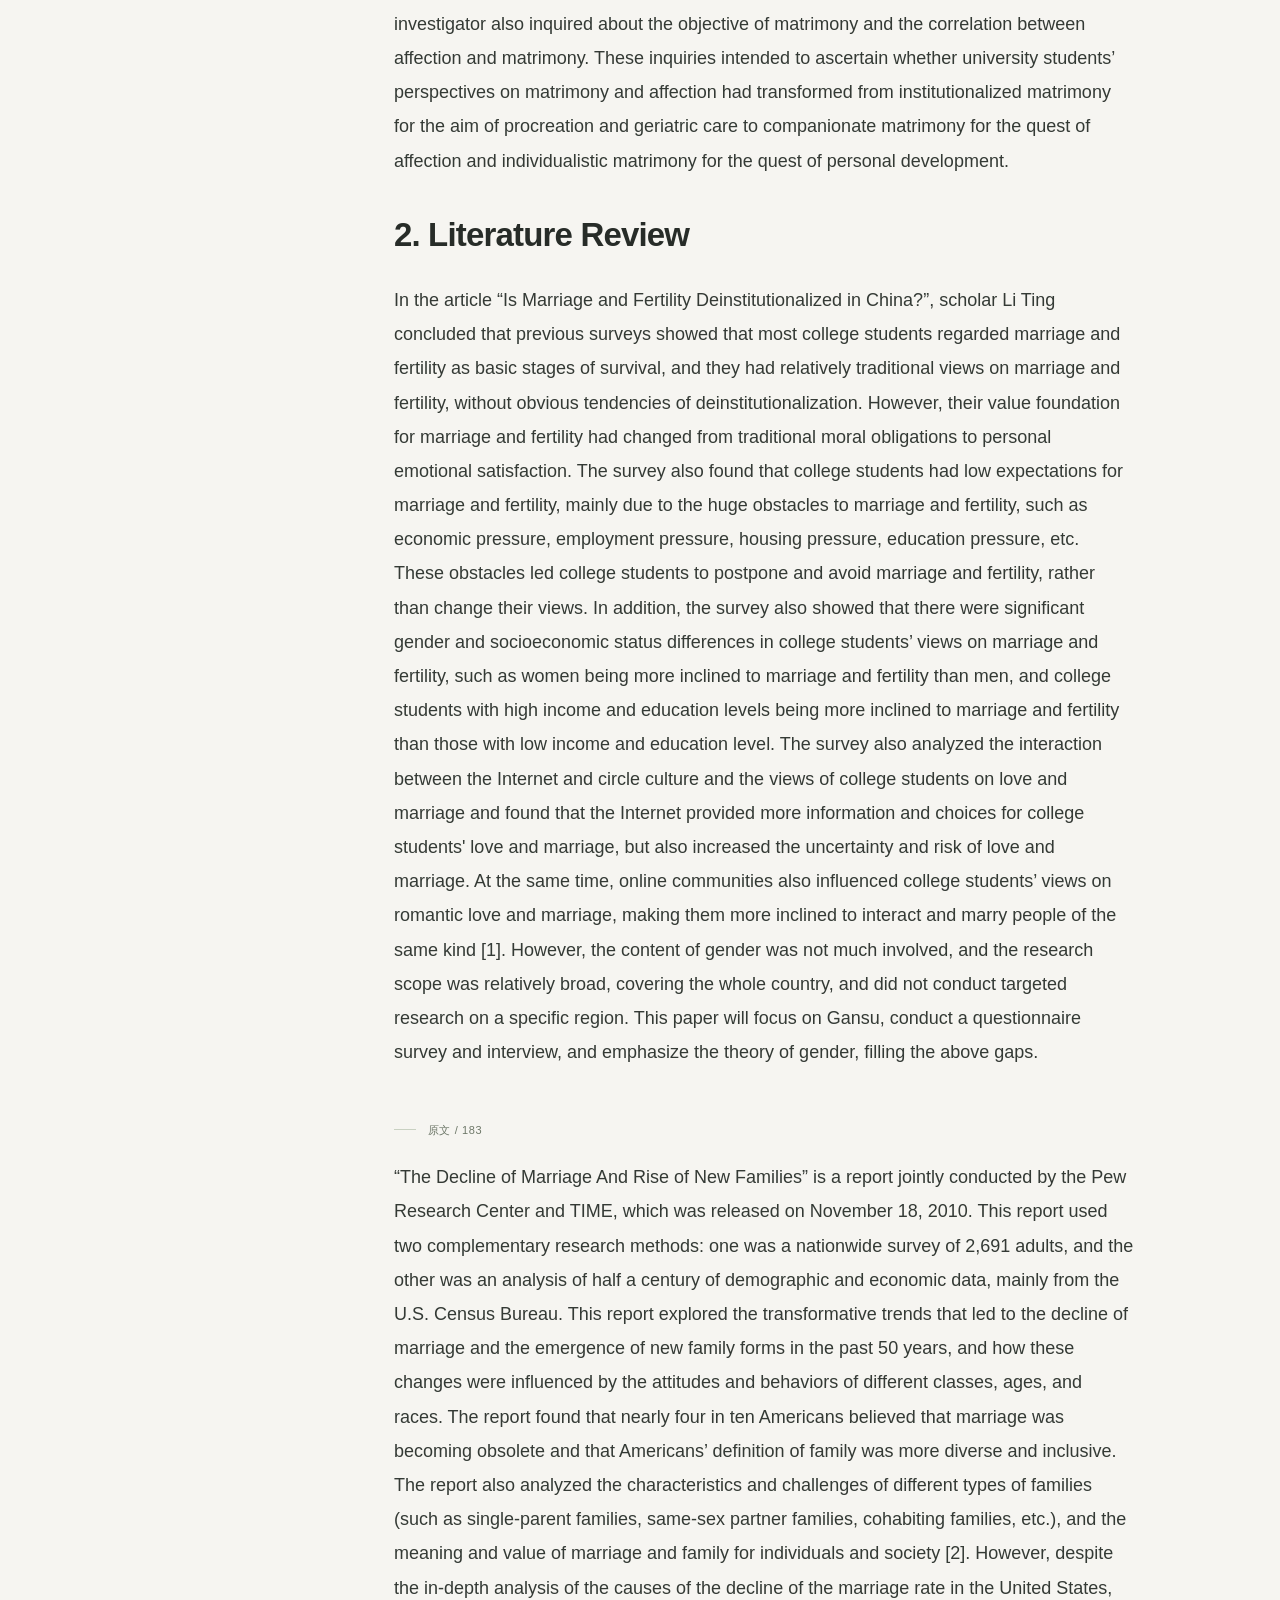
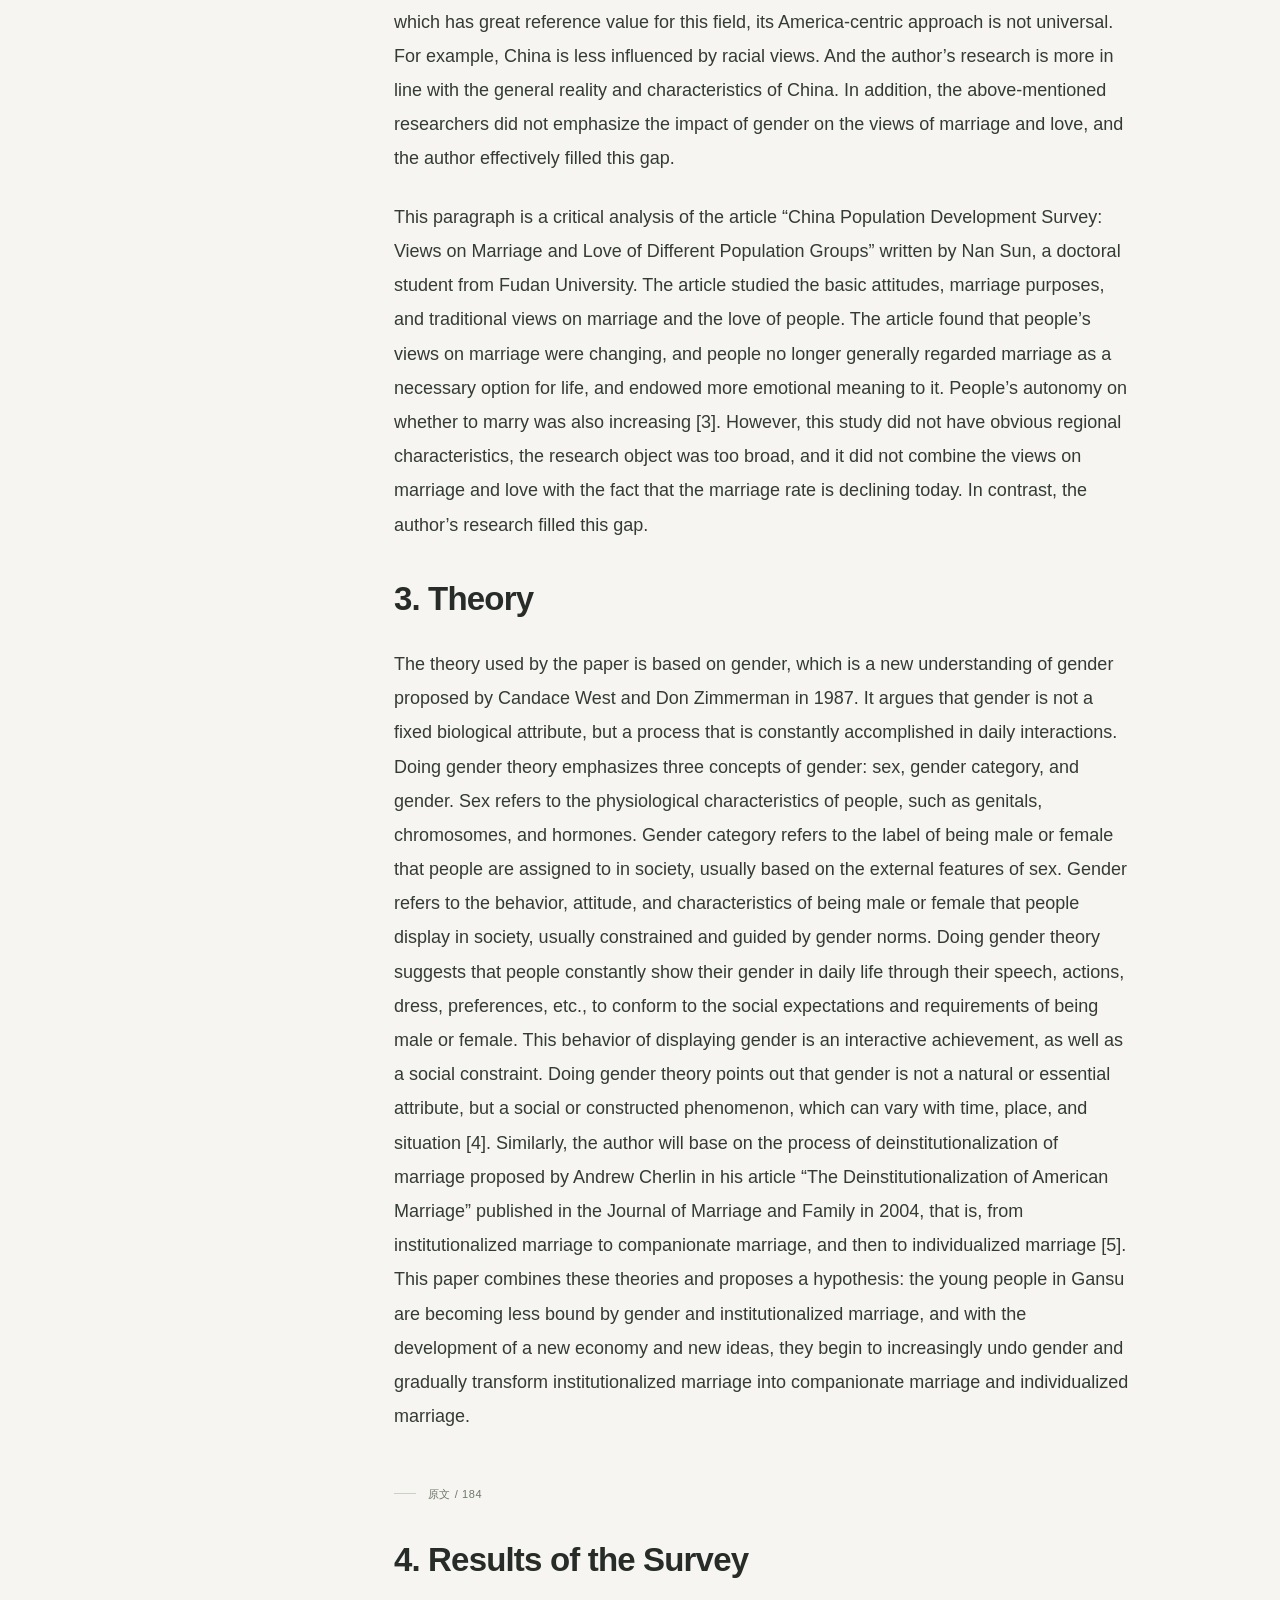
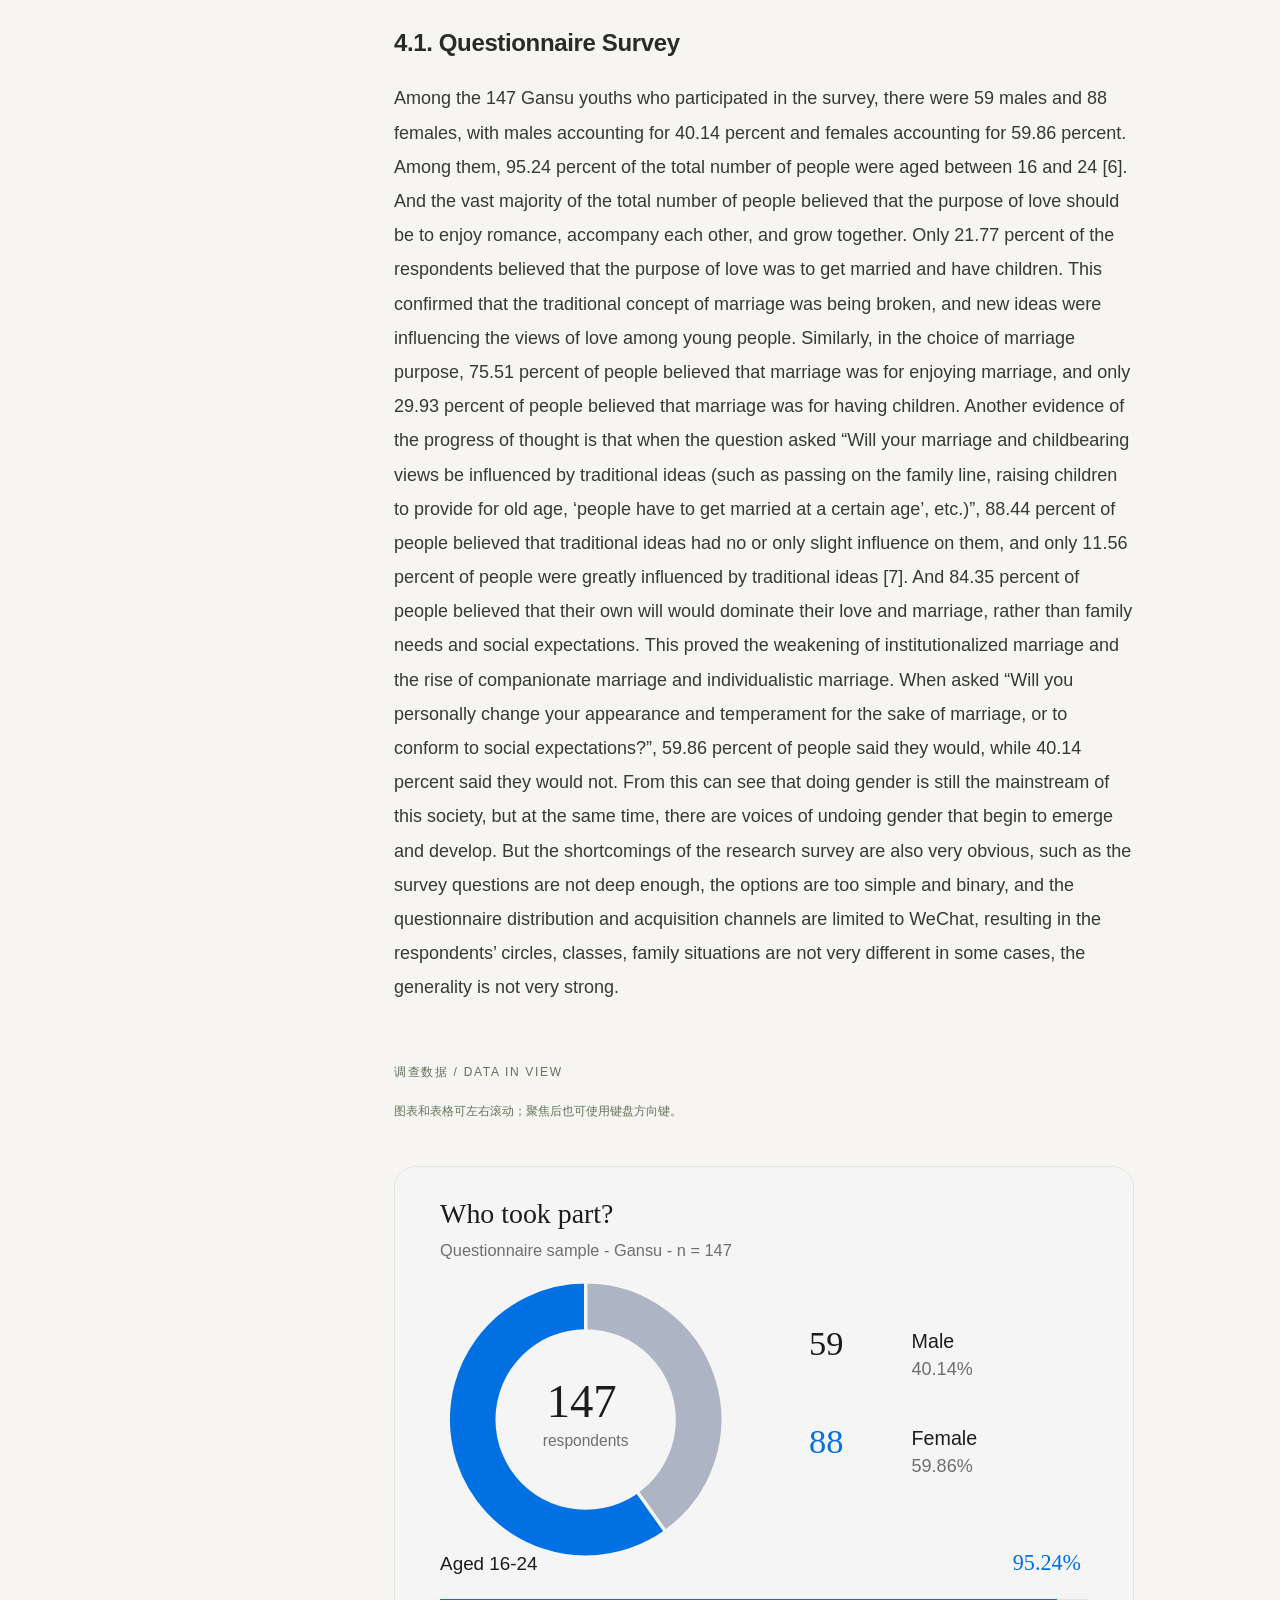
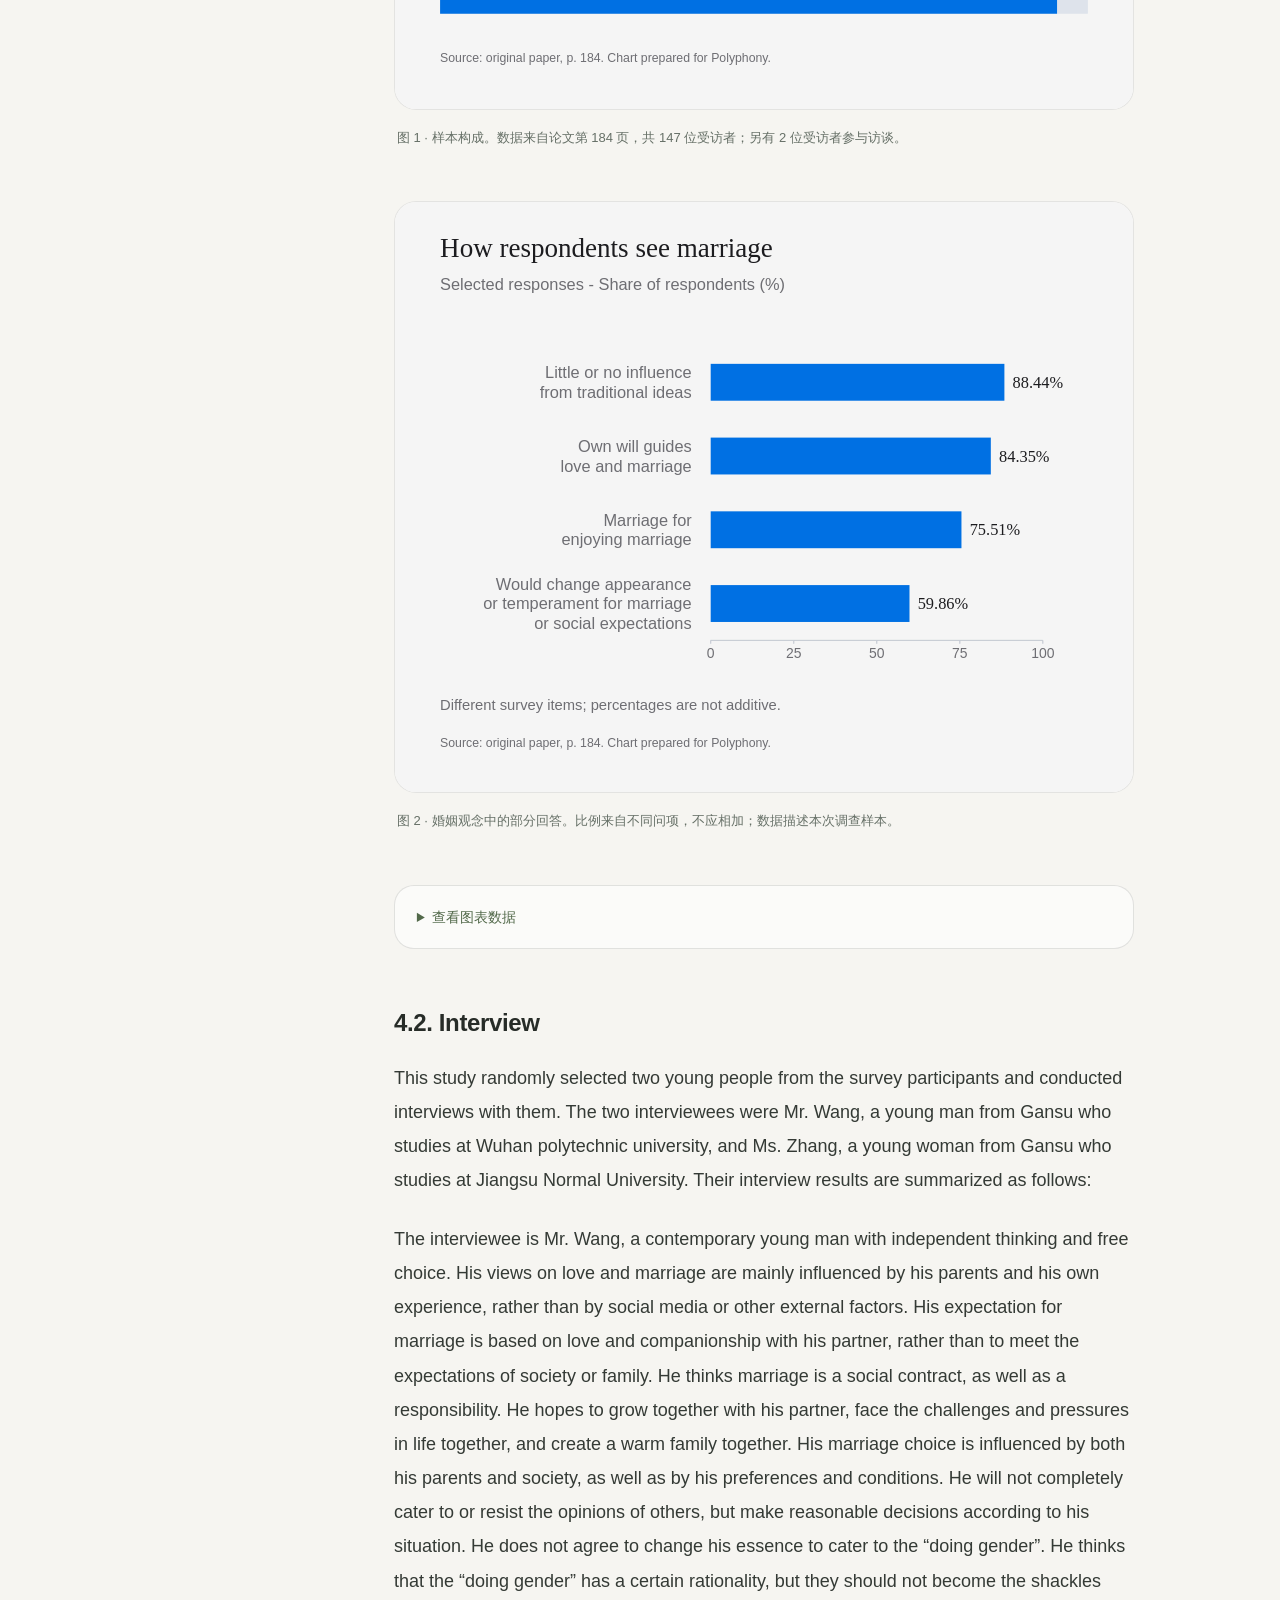
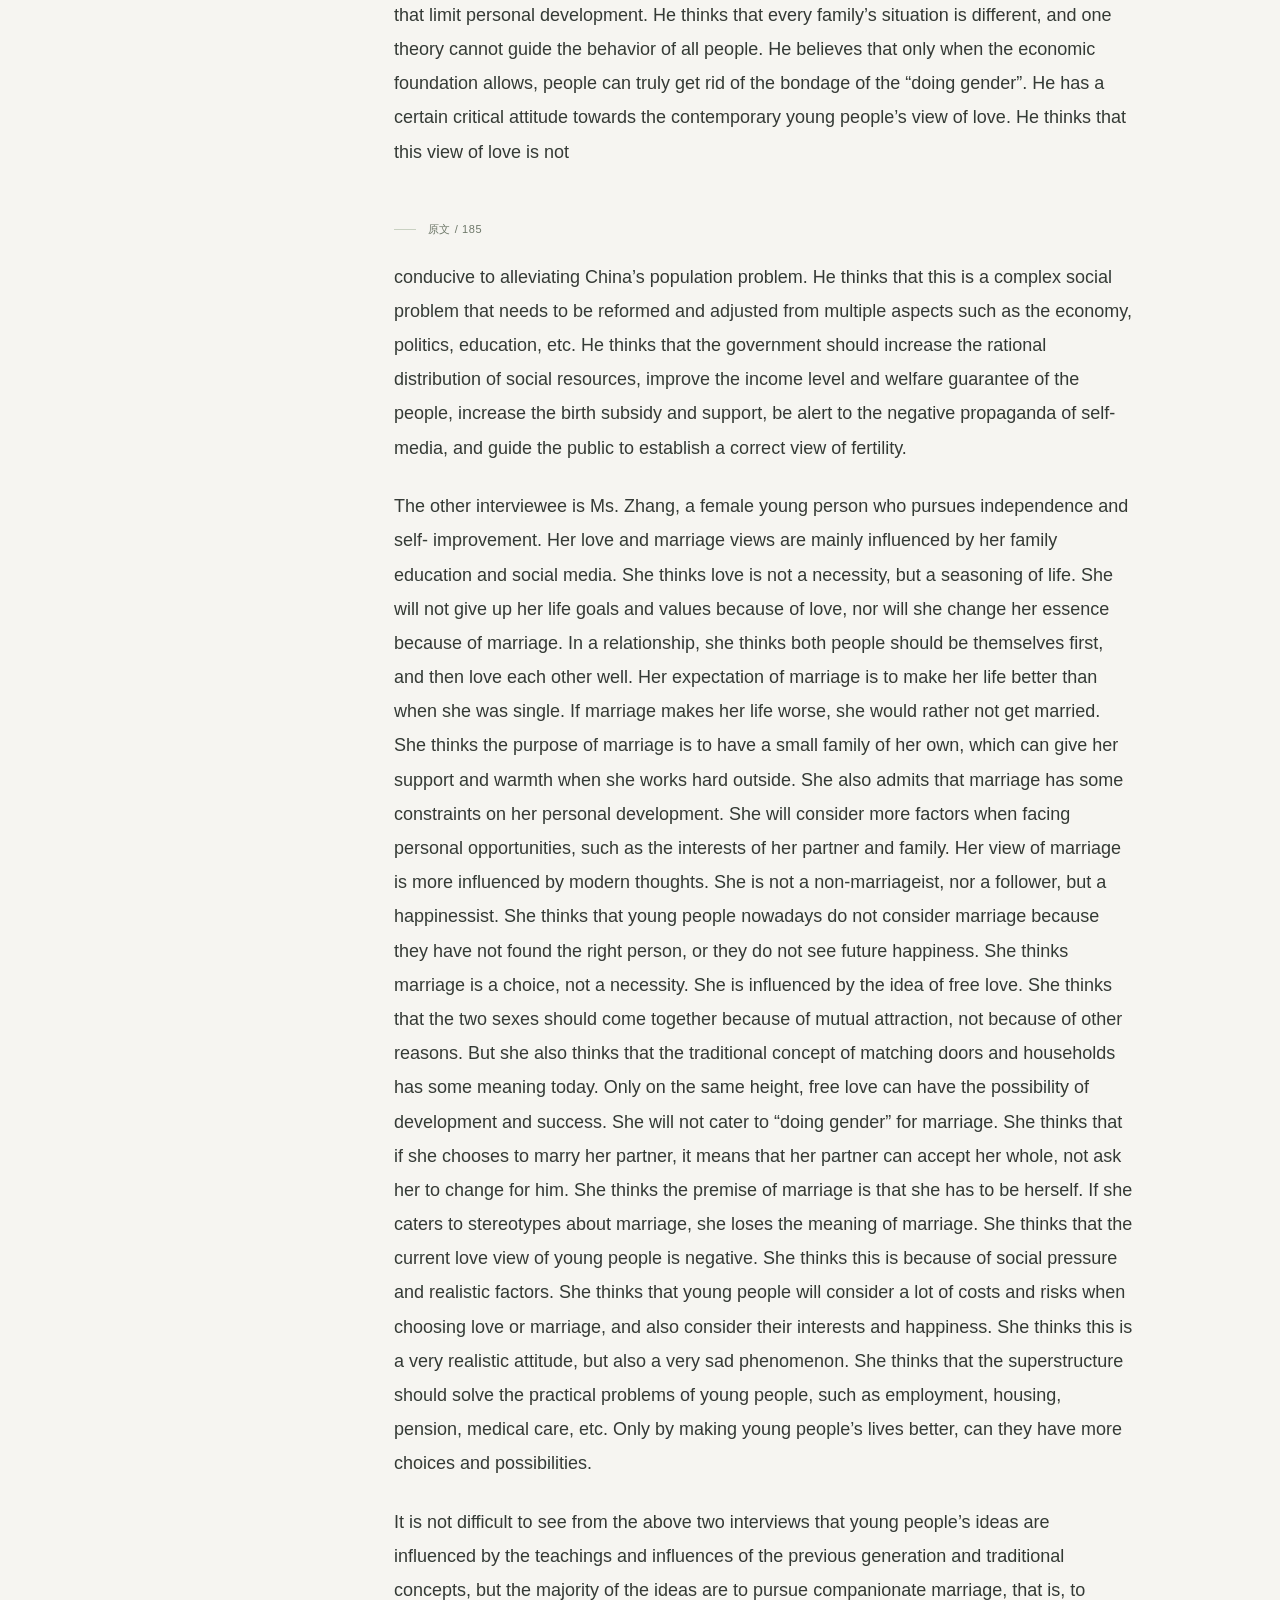
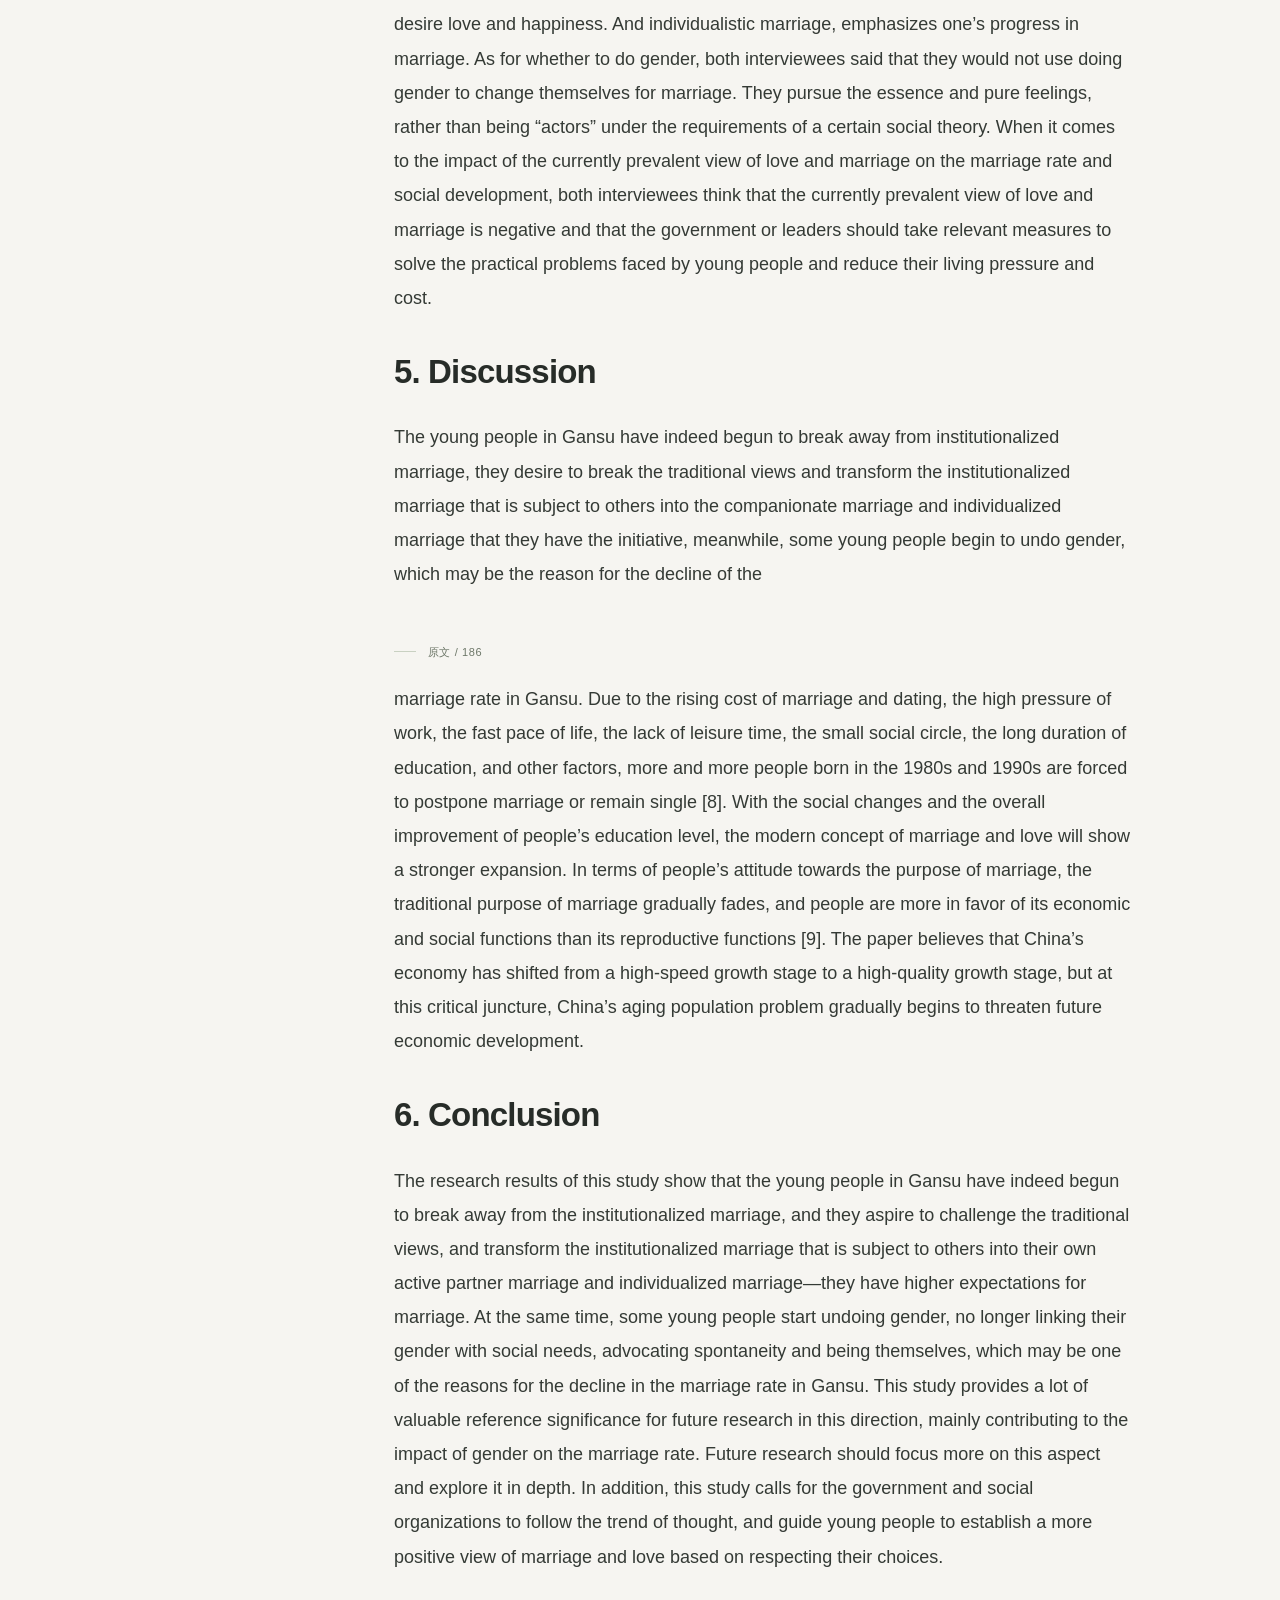
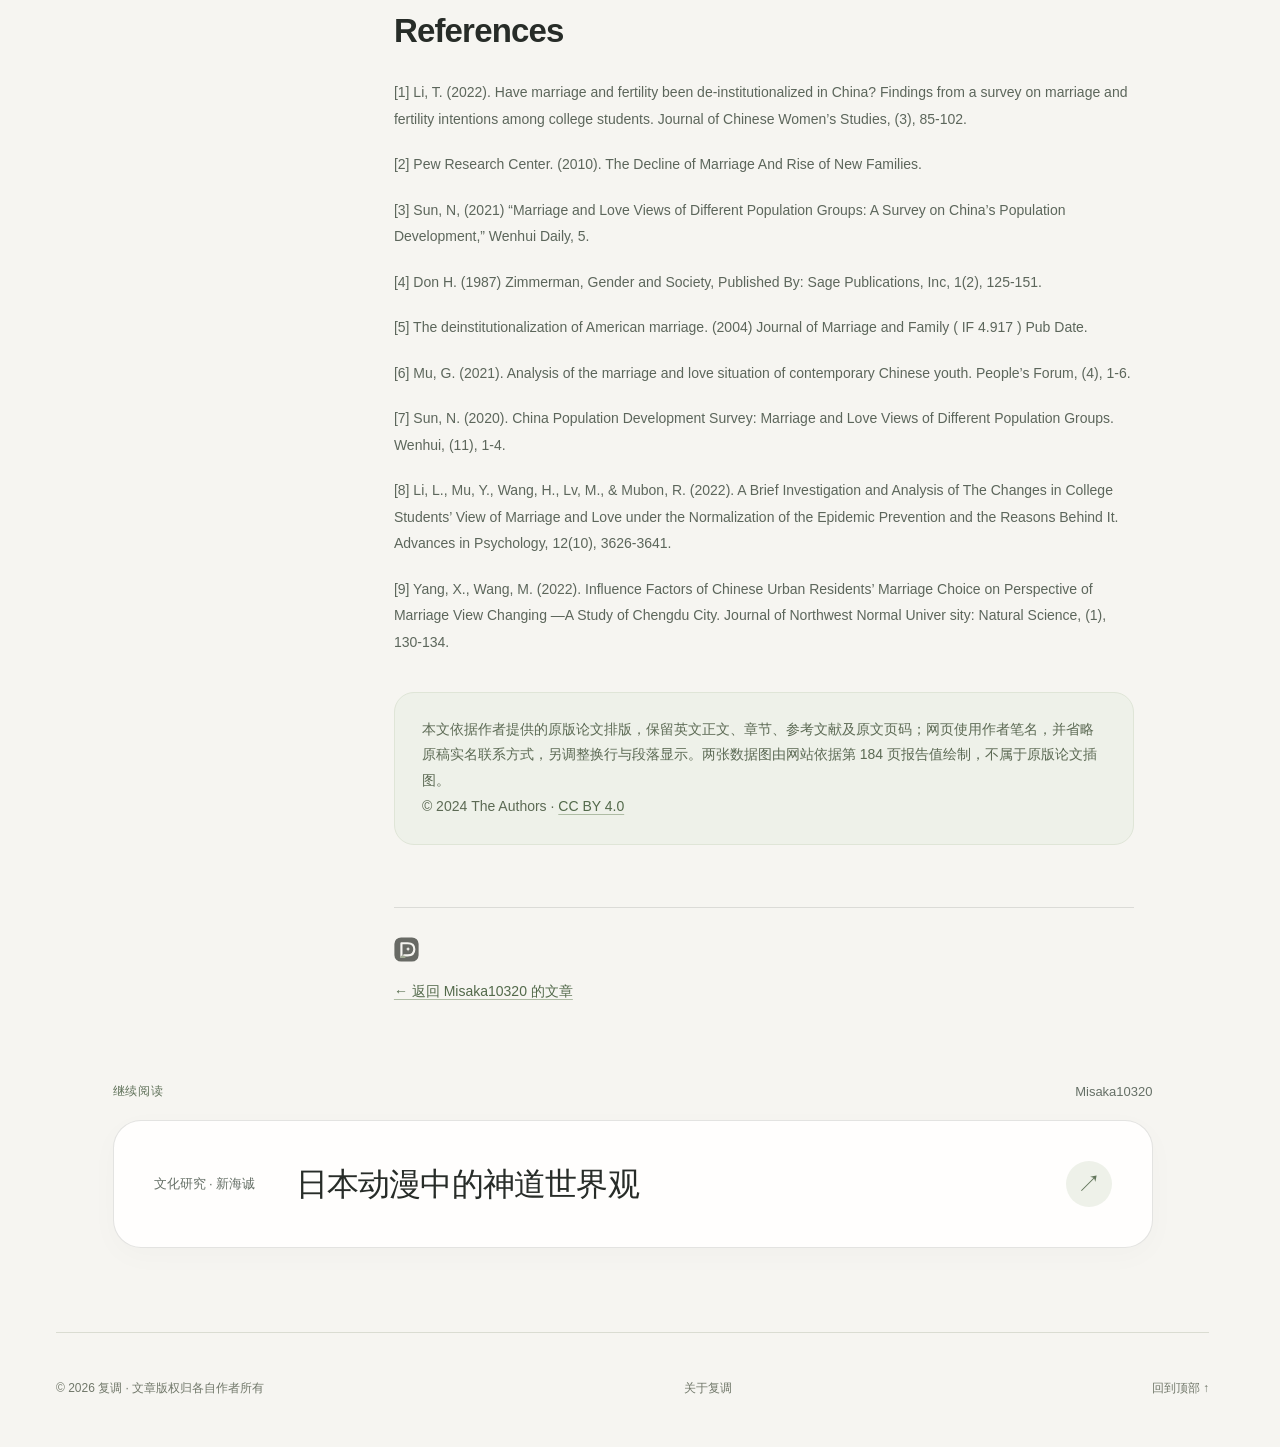
<file: marriage.html>
<!doctype html><html lang="zh-CN"><head><meta charset="utf-8"><meta name="viewport" content="width=device-width,initial-scale=1"><title>Explore the Factors Influencing the Marriage Rate of Contemporary Youth · 复调</title><meta name="description" content="Misaka10320 的青年婚姻研究完整英文原文，附问卷样本及婚姻观念数据图表。"><meta name="theme-color" content="#f6f5f1"><link rel="stylesheet" href="assets/vendor/lenis.css"><link rel="stylesheet" href="style.css"><link rel="stylesheet" href="polish.css?v=5"><link rel="stylesheet" href="apple-reading.css?v=20261009"><script src="assets/vendor/lenis.min.js" defer></script><script src="script.js?v=5" defer></script><link rel="icon" href="assets/mark.svg?v=3" type="image/svg+xml"></head><body class="reading-page article-marriage"><a class="skip" href="#main">跳至正文</a><header class="nav"><nav class="nav-inner" aria-label="主导航"><a class="wordmark collective-wordmark" href="index.html"><img class="brand-mark" src="assets/mark.svg?v=3" width="32" height="32" alt="" aria-hidden="true">复调<span>POLYPHONY</span></a><div class="nav-links"><a href="learning.html">学习</a><a href="index.html#selected">文章</a><a href="index.html#authors">作者</a><a href="misaka10320.html#photography">摄影</a><button type="button" data-open-intro>关于复调 <span aria-hidden="true">↗</span></button></div></nav></header><div class="progress" aria-hidden="true"></div><main id="main"><header class="reading-head wrap marriage-reading-head"><nav class="reading-breadcrumb" aria-label="面包屑"><a href="index.html">复调</a><span aria-hidden="true">/</span><a href="misaka10320.html#writing">Misaka10320</a><span aria-hidden="true">/</span><span aria-current="page">文章</span></nav><p class="eyebrow reading-kicker"><span class="reading-issue" aria-hidden="true">02</span><span>社会研究 · 英文原文</span></p><h1 lang="en">Explore the Factors Influencing the Marriage Rate of Contemporary Youth</h1><p class="subtitle" lang="en">— Take the Survey Data of Gansu Province as an Example</p><div class="article-meta"><a href="misaka10320.html">Misaka10320</a><span>2024 · pp. 181–186</span><span>完整英文论文</span></div><div class="paper-links"><a class="pill primary-paper-link" href="#abstract">阅读原文 ↓</a></div></header><div class="article-shell wrap"><aside class="contents"><details open><summary>本文目录</summary><a href="#abstract">Abstract</a><a href="#section-1">1. Introduction</a><a href="#section-2">2. Literature Review</a><a href="#section-3">3. Theory</a><a href="#section-4">4. Results of the Survey</a><a href="#section-4-1">4.1. Questionnaire Survey</a><a href="#section-4-2">4.2. Interview</a><a href="#section-5">5. Discussion</a><a href="#section-6">6. Conclusion</a><a href="#references">References</a><a href="#survey-charts">调查数据图表</a></details></aside><article id="article" class="prose original-english" lang="en"><div class="publication-byline"><p><strong>Misaka10320</strong><br>City Culture and Communication College, Suzhou City University, Jiangsu, China<br></p><p class="keywords">Proceedings of the 2nd International Conference on Social Psychology and Humanity Studies<br>DOI: <a href="https://doi.org/10.54254/2753-7048/39/20240724" target="_blank" rel="noopener noreferrer">10.54254/2753-7048/39/20240724</a></p></div><section class="source-page" id="page-181" aria-label="原文第 181 页"><div class="page-mark">原文 / 181</div><h2 id="abstract">Abstract</h2><p>According to the data from the National Statistical Department, the marriage rate in Gansu province of China showed a general downward trend in the period from 2010 to</p><h2 id="section-2020">2020. In recent years, with the development of the economy, both urban and rural areas in</h2><p>Gansu have made great progress in various aspects, but the official survey data shows that the level of economic development and living standards are not positively correlated with the marriage rate in Gansu. This may caused by the marriage and love view of youth. These years. Thanks to the rapid development of China’s economy, the fertility rate in Gansu has declined. This research speculates that this may be due to the new ideas brought by economic development, which have caused some changes in their views on marriage and love. In this paper will study how views on marriage and love affect the marriage rate based on a questionnaire survey. Because most of the existing studies are conducted in economically developed coastal or southern cities, and places like Gansu in the central and western regions are less concerned, this paper decided to take Gansu as an example to explore.</p><p class="keywords">Keywords: Marriage and love view, marriage rate, economy, young person, questionnaire survey</p><h2 id="section-1">1. Introduction</h2><p>This study focuses on the current situation of the declining marriage rate in Gansu province of China, which is of great significance for exploring the causes and the relationship between the causes and the young people’s views on marriage and love. In 2010, the marriage rate in Gansu Province was 8.7‰, higher than the national average of 8.4‰3. In 2015, the marriage rate in Gansu Province was 7.9‰, lower than the national average of 8.6‰3. In 2020, the marriage rate in Gansu Province was 6.6‰, lower than the national average of 7.3‰ [1]. Moreover, this study can provide a perspective for understanding the national trend of marriage rate from the case of Gansu. This study mainly researches the views of marriage and love among the young people in Gansu, using questionnaires and interviews to collect data from the relevant people. The advantage of this method is that it can well analyze the individual and the general situations, and obtain more clear and reliable data, which is conducive to the progress of the research. The ultimate goal of this study is to demonstrate how the</p></section><section class="source-page" id="page-182" aria-label="原文第 182 页"><div class="page-mark">原文 / 182</div><p>views of marriage and love of the young people in Gansu affect the marriage rate. To achieve this goal, the paper has carried out the following research.</p><p>In recent years, with the development of the economy, both urban and rural areas in Gansu have made great progress in various aspects, but the official survey data shows that the level of economic development and living standards are not positively correlated with the marriage rate in Gansu. The paper believes that economic development and social progress, have given birth to or brought more individualistic ideas or theories, which makes more and more people start to rebel against traditional etiquette and abandon traditional concepts, especially in underdeveloped areas like Gansu, the impact of new ideas is particularly obvious. They start to follow the idea of “undoing gender”, and start to resist the social power relations determined by gender, so more and more people start to break free from the shackles of marriage, abandon traditional gender definitions, and start to transition from institutional marriage for child-rearing and elderly care to companionate marriage or individualistic marriage. However, for the current social system, this is a requirement that is not easy to satisfy, thus creating a contradiction: the contradiction between the young people’s increasing demand for higher- level marriage and the not-so-high-level social requirements. Therefore, more and more young people choose not to get married. To prove this, the paper made a questionnaire survey to know how Gansu youth’s thinking: In this questionnaire, the paper asks questions that include: whether individuals change their appearance and temperament to get married or to conform to social expectations. This question is intended to explore whether people do gender in marriage issues. The investigator also inquired about the objective of matrimony and the correlation between affection and matrimony. These inquiries intended to ascertain whether university students’ perspectives on matrimony and affection had transformed from institutionalized matrimony for the aim of procreation and geriatric care to companionate matrimony for the quest of affection and individualistic matrimony for the quest of personal development.</p><h2 id="section-2">2. Literature Review</h2><p>In the article “Is Marriage and Fertility Deinstitutionalized in China?”, scholar Li Ting concluded that previous surveys showed that most college students regarded marriage and fertility as basic stages of survival, and they had relatively traditional views on marriage and fertility, without obvious tendencies of deinstitutionalization. However, their value foundation for marriage and fertility had changed from traditional moral obligations to personal emotional satisfaction. The survey also found that college students had low expectations for marriage and fertility, mainly due to the huge obstacles to marriage and fertility, such as economic pressure, employment pressure, housing pressure, education pressure, etc. These obstacles led college students to postpone and avoid marriage and fertility, rather than change their views. In addition, the survey also showed that there were significant gender and socioeconomic status differences in college students’ views on marriage and fertility, such as women being more inclined to marriage and fertility than men, and college students with high income and education levels being more inclined to marriage and fertility than those with low income and education level. The survey also analyzed the interaction between the Internet and circle culture and the views of college students on love and marriage and found that the Internet provided more information and choices for college students&#x27; love and marriage, but also increased the uncertainty and risk of love and marriage. At the same time, online communities also influenced college students’ views on romantic love and marriage, making them more inclined to interact and marry people of the same kind [1]. However, the content of gender was not much involved, and the research scope was relatively broad, covering the whole country, and did not conduct targeted research on a specific region. This paper will focus on Gansu, conduct a questionnaire survey and interview, and emphasize the theory of gender, filling the above gaps.</p></section><section class="source-page" id="page-183" aria-label="原文第 183 页"><div class="page-mark">原文 / 183</div><p>“The Decline of Marriage And Rise of New Families” is a report jointly conducted by the Pew Research Center and TIME, which was released on November 18, 2010. This report used two complementary research methods: one was a nationwide survey of 2,691 adults, and the other was an analysis of half a century of demographic and economic data, mainly from the U.S. Census Bureau. This report explored the transformative trends that led to the decline of marriage and the emergence of new family forms in the past 50 years, and how these changes were influenced by the attitudes and behaviors of different classes, ages, and races. The report found that nearly four in ten Americans believed that marriage was becoming obsolete and that Americans’ definition of family was more diverse and inclusive. The report also analyzed the characteristics and challenges of different types of families (such as single-parent families, same-sex partner families, cohabiting families, etc.), and the meaning and value of marriage and family for individuals and society [2]. However, despite the in-depth analysis of the causes of the decline of the marriage rate in the United States, which has great reference value for this field, its America-centric approach is not universal. For example, China is less influenced by racial views. And the author’s research is more in line with the general reality and characteristics of China. In addition, the above-mentioned researchers did not emphasize the impact of gender on the views of marriage and love, and the author effectively filled this gap.</p><p>This paragraph is a critical analysis of the article “China Population Development Survey: Views on Marriage and Love of Different Population Groups” written by Nan Sun, a doctoral student from Fudan University. The article studied the basic attitudes, marriage purposes, and traditional views on marriage and the love of people. The article found that people’s views on marriage were changing, and people no longer generally regarded marriage as a necessary option for life, and endowed more emotional meaning to it. People’s autonomy on whether to marry was also increasing [3]. However, this study did not have obvious regional characteristics, the research object was too broad, and it did not combine the views on marriage and love with the fact that the marriage rate is declining today. In contrast, the author’s research filled this gap.</p><h2 id="section-3">3. Theory</h2><p>The theory used by the paper is based on gender, which is a new understanding of gender proposed by Candace West and Don Zimmerman in 1987. It argues that gender is not a fixed biological attribute, but a process that is constantly accomplished in daily interactions. Doing gender theory emphasizes three concepts of gender: sex, gender category, and gender. Sex refers to the physiological characteristics of people, such as genitals, chromosomes, and hormones. Gender category refers to the label of being male or female that people are assigned to in society, usually based on the external features of sex. Gender refers to the behavior, attitude, and characteristics of being male or female that people display in society, usually constrained and guided by gender norms. Doing gender theory suggests that people constantly show their gender in daily life through their speech, actions, dress, preferences, etc., to conform to the social expectations and requirements of being male or female. This behavior of displaying gender is an interactive achievement, as well as a social constraint. Doing gender theory points out that gender is not a natural or essential attribute, but a social or constructed phenomenon, which can vary with time, place, and situation [4]. Similarly, the author will base on the process of deinstitutionalization of marriage proposed by Andrew Cherlin in his article “The Deinstitutionalization of American Marriage” published in the Journal of Marriage and Family in 2004, that is, from institutionalized marriage to companionate marriage, and then to individualized marriage [5]. This paper combines these theories and proposes a hypothesis: the young people in Gansu are becoming less bound by gender and institutionalized marriage, and with the development of a new economy and new ideas, they begin to increasingly undo gender and gradually transform institutionalized marriage into companionate marriage and individualized marriage.</p></section><section class="source-page" id="page-184" aria-label="原文第 184 页"><div class="page-mark">原文 / 184</div><h2 id="section-4">4. Results of the Survey</h2><h3 id="section-4-1">4.1. Questionnaire Survey</h3><p>Among the 147 Gansu youths who participated in the survey, there were 59 males and 88 females, with males accounting for 40.14 percent and females accounting for 59.86 percent. Among them, 95.24 percent of the total number of people were aged between 16 and 24 [6]. And the vast majority of the total number of people believed that the purpose of love should be to enjoy romance, accompany each other, and grow together. Only 21.77 percent of the respondents believed that the purpose of love was to get married and have children. This confirmed that the traditional concept of marriage was being broken, and new ideas were influencing the views of love among young people. Similarly, in the choice of marriage purpose, 75.51 percent of people believed that marriage was for enjoying marriage, and only 29.93 percent of people believed that marriage was for having children. Another evidence of the progress of thought is that when the question asked “Will your marriage and childbearing views be influenced by traditional ideas (such as passing on the family line, raising children to provide for old age, ‘people have to get married at a certain age’, etc.)”, 88.44 percent of people believed that traditional ideas had no or only slight influence on them, and only 11.56 percent of people were greatly influenced by traditional ideas [7]. And 84.35 percent of people believed that their own will would dominate their love and marriage, rather than family needs and social expectations. This proved the weakening of institutionalized marriage and the rise of companionate marriage and individualistic marriage. When asked “Will you personally change your appearance and temperament for the sake of marriage, or to conform to social expectations?”, 59.86 percent of people said they would, while 40.14 percent said they would not. From this can see that doing gender is still the mainstream of this society, but at the same time, there are voices of undoing gender that begin to emerge and develop. But the shortcomings of the research survey are also very obvious, such as the survey questions are not deep enough, the options are too simple and binary, and the questionnaire distribution and acquisition channels are limited to WeChat, resulting in the respondents’ circles, classes, family situations are not very different in some cases, the generality is not very strong.</p><section class="survey-charts" id="survey-charts" aria-labelledby="survey-charts-title" lang="zh-CN"><p class="eyebrow" id="survey-charts-title">调查数据 / DATA IN VIEW</p><p class="chart-scroll-hint">图表和表格可左右滚动；聚焦后也可使用键盘方向键。</p><figure class="data-figure"><div class="chart-scroll" tabindex="0" role="region" aria-label="调查图表，可左右滚动"><img src="assets/marriage-sample.svg" width="900" height="660" loading="lazy" alt="问卷样本共147人：男性59人，占40.14%；女性88人，占59.86%。16至24岁受访者占95.24%。"></div><figcaption>图 1 · 样本构成。数据来自论文第 184 页，共 147 位受访者；另有 2 位受访者参与访谈。</figcaption></figure><figure class="data-figure"><div class="chart-scroll" tabindex="0" role="region" aria-label="调查图表，可左右滚动"><img src="assets/marriage-views.svg" width="900" height="720" loading="lazy" alt="传统观念无影响或仅有轻微影响88.44%；个人意愿主导婚恋84.35%；结婚为了享受婚姻75.51%；愿为结婚或社会期待改变外表与气质59.86%。"></div><figcaption>图 2 · 婚姻观念中的部分回答。比例来自不同问项，不应相加；数据描述本次调查样本。</figcaption></figure><details class="chart-data"><summary>查看图表数据</summary><div class="table-scroll" tabindex="0" role="region" aria-label="调查数据表，可左右滚动"><table><caption>数据来源：论文第 184 页。图表为网站新增。</caption><thead><tr><th scope="col">指标</th><th scope="col">论文报告值</th></tr></thead><tbody><tr><th scope="row">问卷样本</th><td>147 人</td></tr><tr><th scope="row">男性</th><td>59 人 · 40.14%</td></tr><tr><th scope="row">女性</th><td>88 人 · 59.86%</td></tr><tr><th scope="row">16–24 岁</th><td>95.24%</td></tr><tr><th scope="row">传统观念无影响或仅有轻微影响</th><td>88.44%</td></tr><tr><th scope="row">个人意愿主导婚恋</th><td>84.35%</td></tr><tr><th scope="row">结婚为了享受婚姻</th><td>75.51%</td></tr><tr><th scope="row">愿为结婚或社会期待改变外表与气质</th><td>59.86%</td></tr></tbody></table></div></details></section><h3 id="section-4-2">4.2. Interview</h3><p>This study randomly selected two young people from the survey participants and conducted interviews with them. The two interviewees were Mr. Wang, a young man from Gansu who studies at Wuhan polytechnic university, and Ms. Zhang, a young woman from Gansu who studies at Jiangsu Normal University. Their interview results are summarized as follows:</p><p>The interviewee is Mr. Wang, a contemporary young man with independent thinking and free choice. His views on love and marriage are mainly influenced by his parents and his own experience, rather than by social media or other external factors. His expectation for marriage is based on love and companionship with his partner, rather than to meet the expectations of society or family. He thinks marriage is a social contract, as well as a responsibility. He hopes to grow together with his partner, face the challenges and pressures in life together, and create a warm family together. His marriage choice is influenced by both his parents and society, as well as by his preferences and conditions. He will not completely cater to or resist the opinions of others, but make reasonable decisions according to his situation. He does not agree to change his essence to cater to the “doing gender”. He thinks that the “doing gender” has a certain rationality, but they should not become the shackles that limit personal development. He thinks that every family’s situation is different, and one theory cannot guide the behavior of all people. He believes that only when the economic foundation allows, people can truly get rid of the bondage of the “doing gender”. He has a certain critical attitude towards the contemporary young people’s view of love. He thinks that this view of love is not</p></section><section class="source-page" id="page-185" aria-label="原文第 185 页"><div class="page-mark">原文 / 185</div><p>conducive to alleviating China’s population problem. He thinks that this is a complex social problem that needs to be reformed and adjusted from multiple aspects such as the economy, politics, education, etc. He thinks that the government should increase the rational distribution of social resources, improve the income level and welfare guarantee of the people, increase the birth subsidy and support, be alert to the negative propaganda of self-media, and guide the public to establish a correct view of fertility.</p><p>The other interviewee is Ms. Zhang, a female young person who pursues independence and self- improvement. Her love and marriage views are mainly influenced by her family education and social media. She thinks love is not a necessity, but a seasoning of life. She will not give up her life goals and values because of love, nor will she change her essence because of marriage. In a relationship, she thinks both people should be themselves first, and then love each other well. Her expectation of marriage is to make her life better than when she was single. If marriage makes her life worse, she would rather not get married. She thinks the purpose of marriage is to have a small family of her own, which can give her support and warmth when she works hard outside. She also admits that marriage has some constraints on her personal development. She will consider more factors when facing personal opportunities, such as the interests of her partner and family. Her view of marriage is more influenced by modern thoughts. She is not a non-marriageist, nor a follower, but a happinessist. She thinks that young people nowadays do not consider marriage because they have not found the right person, or they do not see future happiness. She thinks marriage is a choice, not a necessity. She is influenced by the idea of free love. She thinks that the two sexes should come together because of mutual attraction, not because of other reasons. But she also thinks that the traditional concept of matching doors and households has some meaning today. Only on the same height, free love can have the possibility of development and success. She will not cater to “doing gender” for marriage. She thinks that if she chooses to marry her partner, it means that her partner can accept her whole, not ask her to change for him. She thinks the premise of marriage is that she has to be herself. If she caters to stereotypes about marriage, she loses the meaning of marriage. She thinks that the current love view of young people is negative. She thinks this is because of social pressure and realistic factors. She thinks that young people will consider a lot of costs and risks when choosing love or marriage, and also consider their interests and happiness. She thinks this is a very realistic attitude, but also a very sad phenomenon. She thinks that the superstructure should solve the practical problems of young people, such as employment, housing, pension, medical care, etc. Only by making young people’s lives better, can they have more choices and possibilities.</p><p>It is not difficult to see from the above two interviews that young people’s ideas are influenced by the teachings and influences of the previous generation and traditional concepts, but the majority of the ideas are to pursue companionate marriage, that is, to desire love and happiness. And individualistic marriage, emphasizes one’s progress in marriage. As for whether to do gender, both interviewees said that they would not use doing gender to change themselves for marriage. They pursue the essence and pure feelings, rather than being “actors” under the requirements of a certain social theory. When it comes to the impact of the currently prevalent view of love and marriage on the marriage rate and social development, both interviewees think that the currently prevalent view of love and marriage is negative and that the government or leaders should take relevant measures to solve the practical problems faced by young people and reduce their living pressure and cost.</p><h2 id="section-5">5. Discussion</h2><p>The young people in Gansu have indeed begun to break away from institutionalized marriage, they desire to break the traditional views and transform the institutionalized marriage that is subject to others into the companionate marriage and individualized marriage that they have the initiative, meanwhile, some young people begin to undo gender, which may be the reason for the decline of the</p></section><section class="source-page" id="page-186" aria-label="原文第 186 页"><div class="page-mark">原文 / 186</div><p>marriage rate in Gansu. Due to the rising cost of marriage and dating, the high pressure of work, the fast pace of life, the lack of leisure time, the small social circle, the long duration of education, and other factors, more and more people born in the 1980s and 1990s are forced to postpone marriage or remain single [8]. With the social changes and the overall improvement of people’s education level, the modern concept of marriage and love will show a stronger expansion. In terms of people’s attitude towards the purpose of marriage, the traditional purpose of marriage gradually fades, and people are more in favor of its economic and social functions than its reproductive functions [9]. The paper believes that China’s economy has shifted from a high-speed growth stage to a high-quality growth stage, but at this critical juncture, China’s aging population problem gradually begins to threaten future economic development.</p><h2 id="section-6">6. Conclusion</h2><p>The research results of this study show that the young people in Gansu have indeed begun to break away from the institutionalized marriage, and they aspire to challenge the traditional views, and transform the institutionalized marriage that is subject to others into their own active partner marriage and individualized marriage—they have higher expectations for marriage. At the same time, some young people start undoing gender, no longer linking their gender with social needs, advocating spontaneity and being themselves, which may be one of the reasons for the decline in the marriage rate in Gansu. This study provides a lot of valuable reference significance for future research in this direction, mainly contributing to the impact of gender on the marriage rate. Future research should focus more on this aspect and explore it in depth. In addition, this study calls for the government and social organizations to follow the trend of thought, and guide young people to establish a more positive view of marriage and love based on respecting their choices.</p><h2 id="references">References</h2><p class="bibliography">[1] Li, T. (2022). Have marriage and fertility been de-institutionalized in China? Findings from a survey on marriage and fertility intentions among college students. Journal of Chinese Women’s Studies, (3), 85-102.</p><p class="bibliography">[2] Pew Research Center. (2010). The Decline of Marriage And Rise of New Families.</p><p class="bibliography">[3] Sun, N, (2021) “Marriage and Love Views of Different Population Groups: A Survey on China’s Population Development,” Wenhui Daily, 5.</p><p class="bibliography">[4] Don H. (1987) Zimmerman, Gender and Society, Published By: Sage Publications, Inc, 1(2), 125-151.</p><p class="bibliography">[5] The deinstitutionalization of American marriage. (2004) Journal of Marriage and Family ( IF 4.917 ) Pub Date.</p><p class="bibliography">[6] Mu, G. (2021). Analysis of the marriage and love situation of contemporary Chinese youth. People’s Forum, (4), 1-6.</p><p class="bibliography">[7] Sun, N. (2020). China Population Development Survey: Marriage and Love Views of Different Population Groups. Wenhui, (11), 1-4.</p><p class="bibliography">[8] Li, L., Mu, Y., Wang, H., Lv, M., &amp; Mubon, R. (2022). A Brief Investigation and Analysis of The Changes in College Students’ View of Marriage and Love under the Normalization of the Epidemic Prevention and the Reasons Behind It. Advances in Psychology, 12(10), 3626-3641.</p><p class="bibliography">[9] Yang, X., Wang, M. (2022). Influence Factors of Chinese Urban Residents’ Marriage Choice on Perspective of Marriage View Changing —A Study of Chengdu City. Journal of Northwest Normal Univer sity: Natural Science, (1), 130-134.</p></section><p class="source-note" lang="zh-CN">本文依据作者提供的原版论文排版，保留英文正文、章节、参考文献及原文页码；网页使用作者笔名，并省略原稿实名联系方式，另调整换行与段落显示。两张数据图由网站依据第 184 页报告值绘制，不属于原版论文插图。<br>© 2024 The Authors · <a href="https://creativecommons.org/licenses/by/4.0/" target="_blank" rel="noopener noreferrer">CC BY 4.0</a></p><div class="article-end"><a href="misaka10320.html#writing">← 返回 Misaka10320 的文章</a></div></article></div><nav class="reading-related wrap" aria-label="继续阅读"><div class="reading-related-heading"><p class="eyebrow">继续阅读</p><span>Misaka10320</span></div><a class="reading-related-link" href="shinto.html"><span class="reading-related-label">文化研究 · 新海诚</span><strong class="reading-related-title" lang="zh-CN">日本动漫中的神道世界观</strong><span class="reading-related-arrow" aria-hidden="true">↗</span></a></nav></main><footer class="wrap footer"><span>© <span data-year>2026</span> 复调 · 文章版权归各自作者所有</span><button class="about-trigger" type="button" data-open-intro>关于复调</button><a href="#main">回到顶部 ↑</a></footer></body></html>
</file>
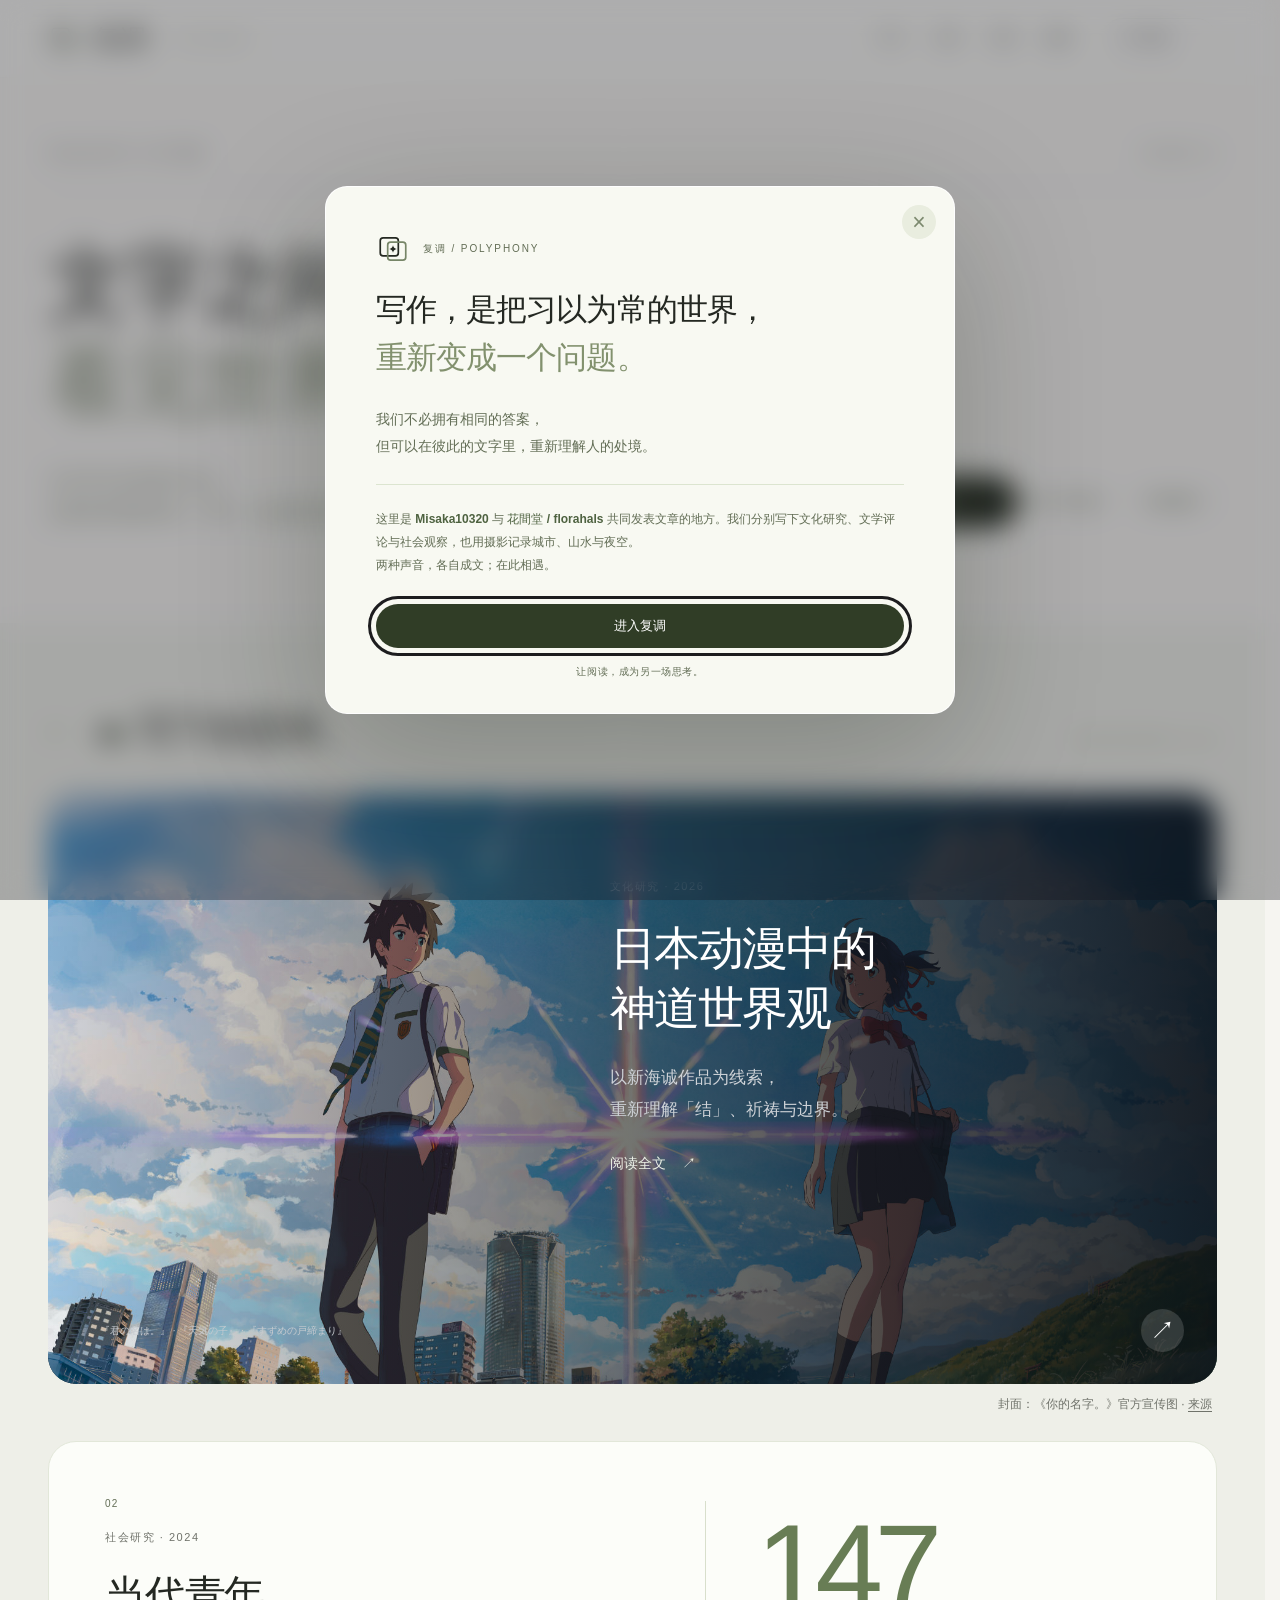
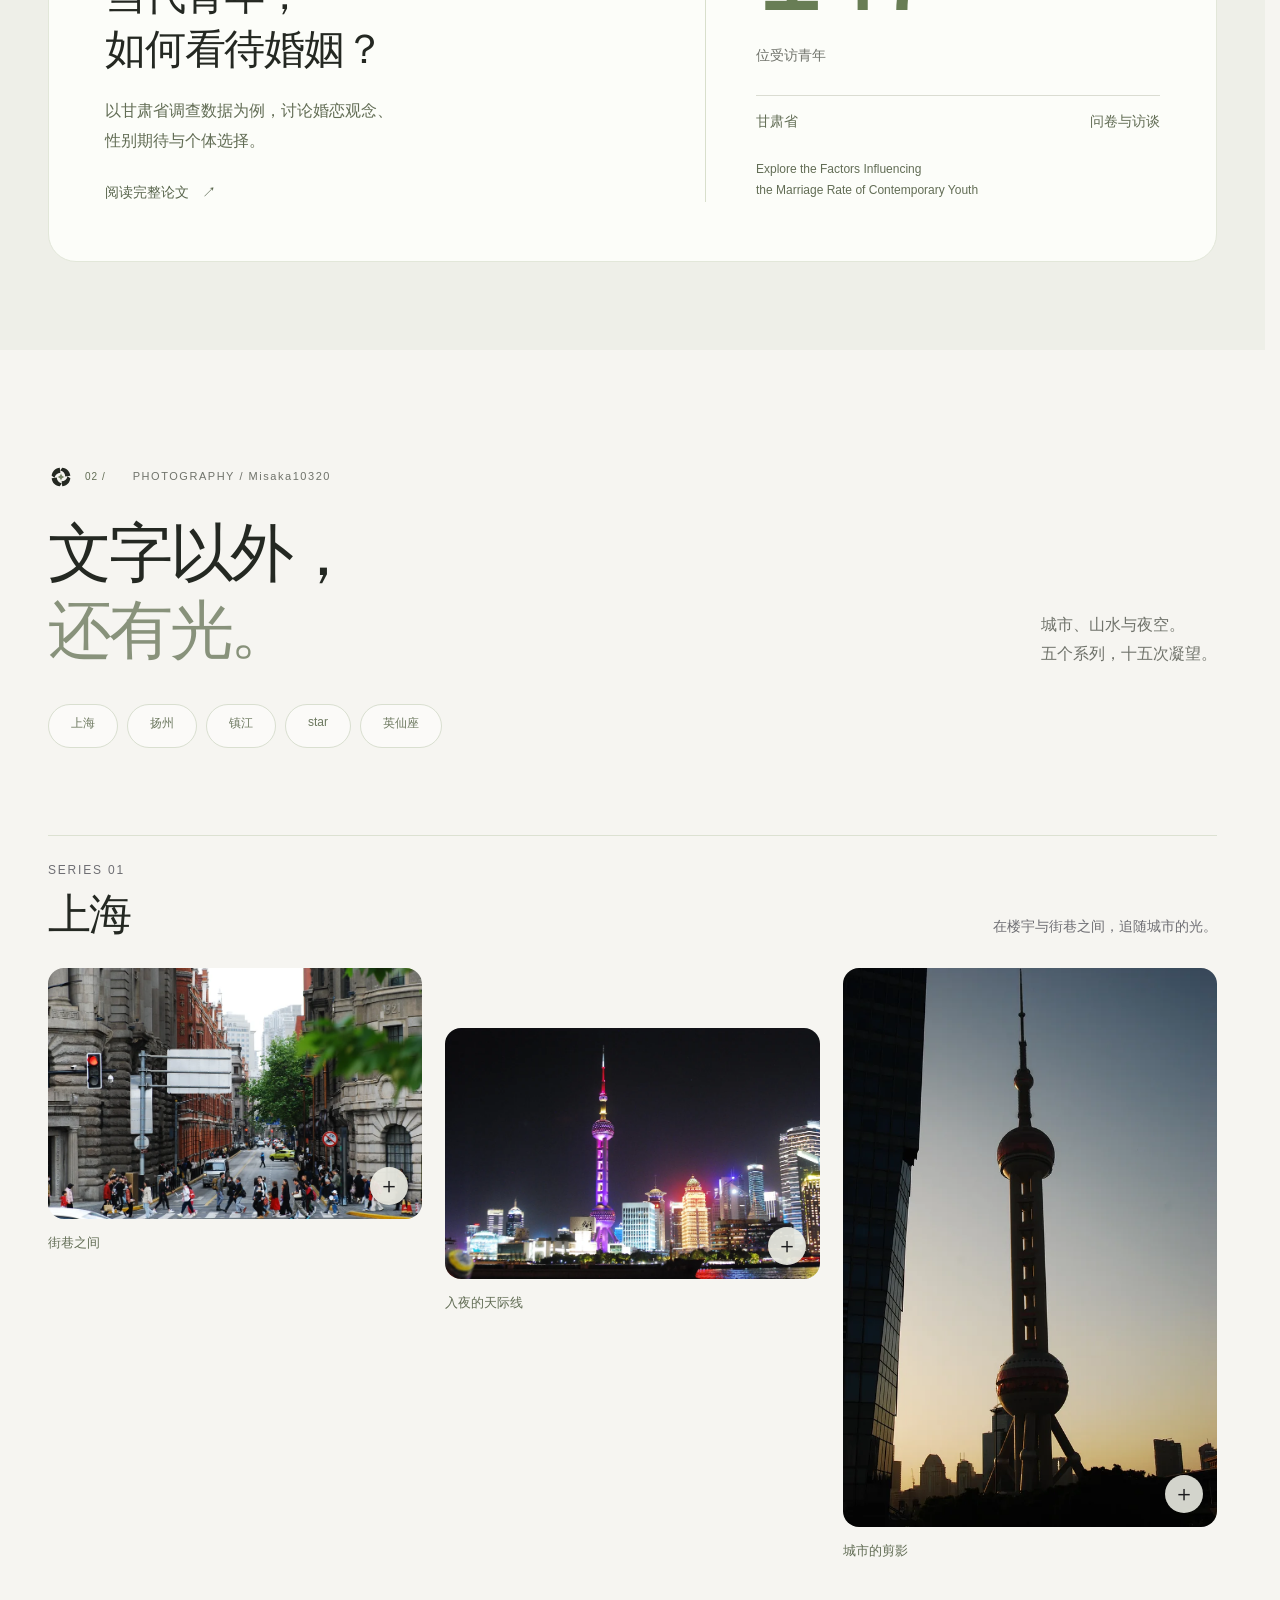
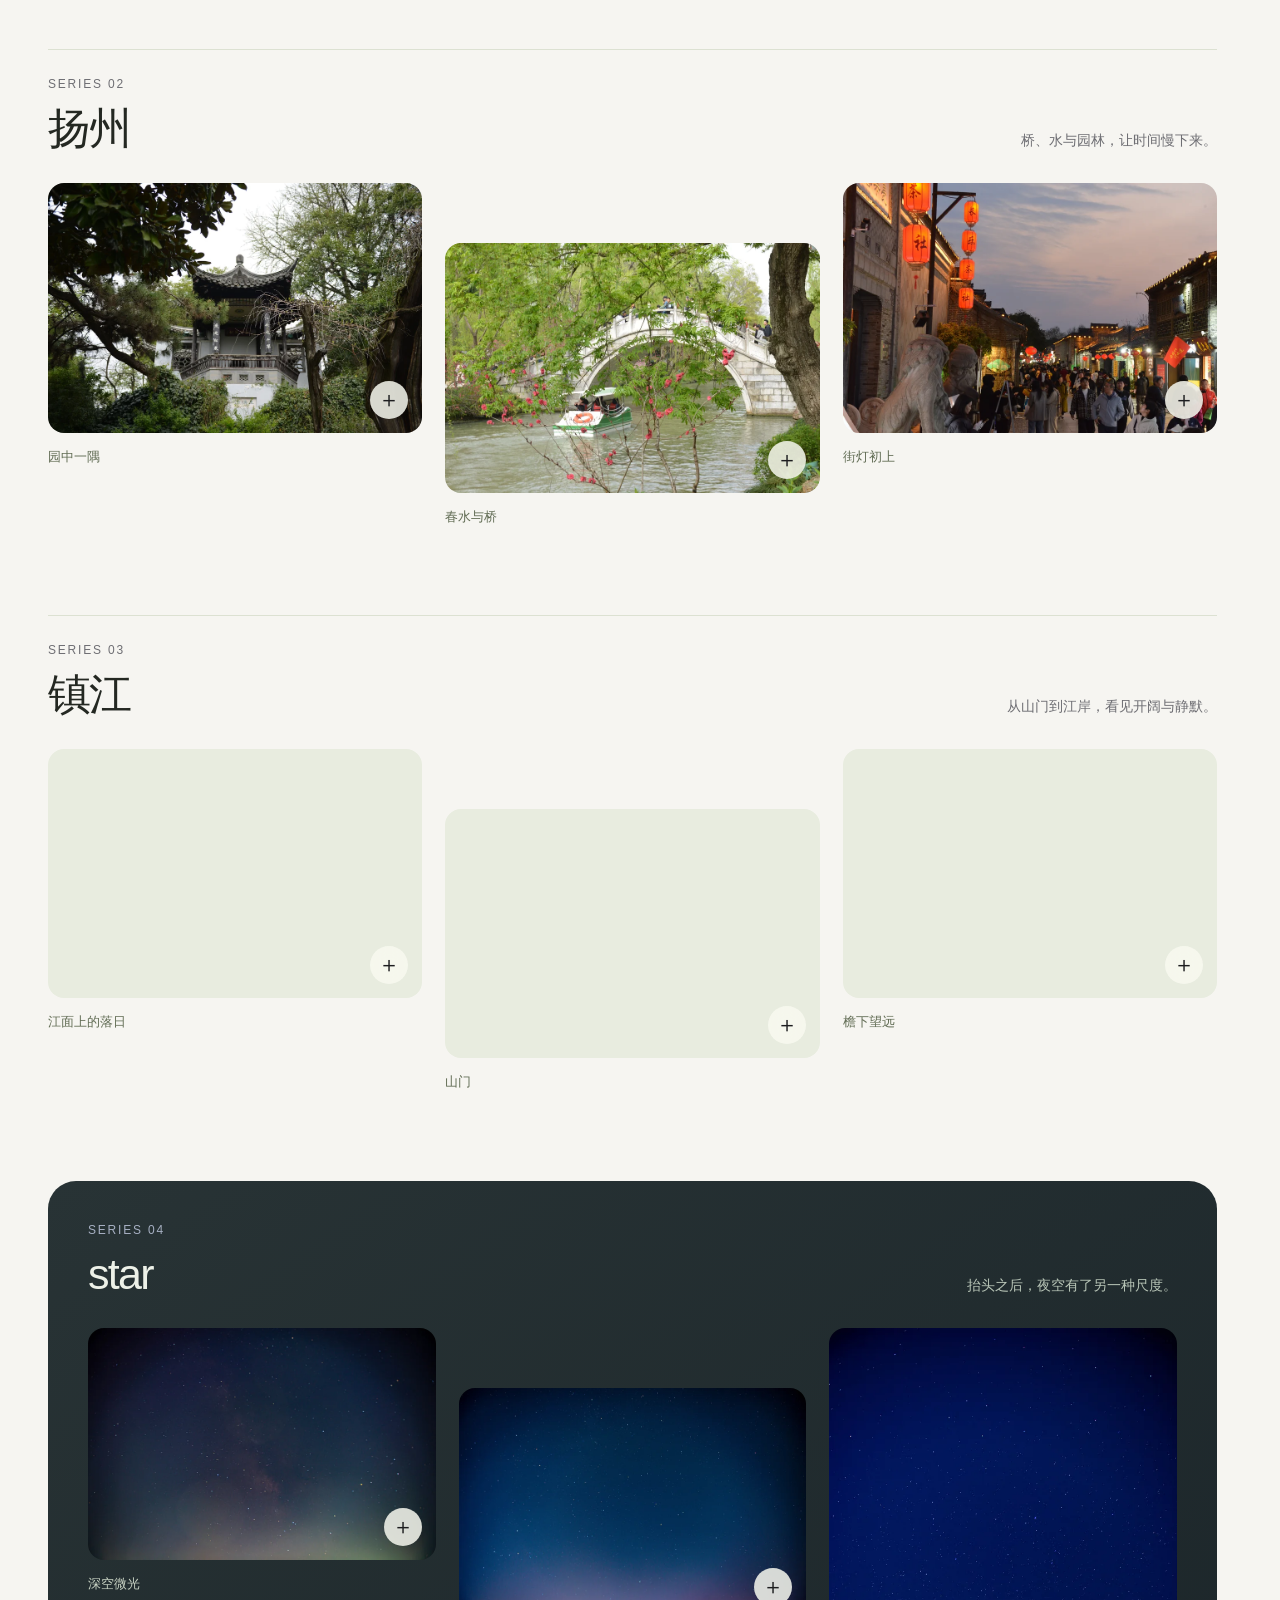
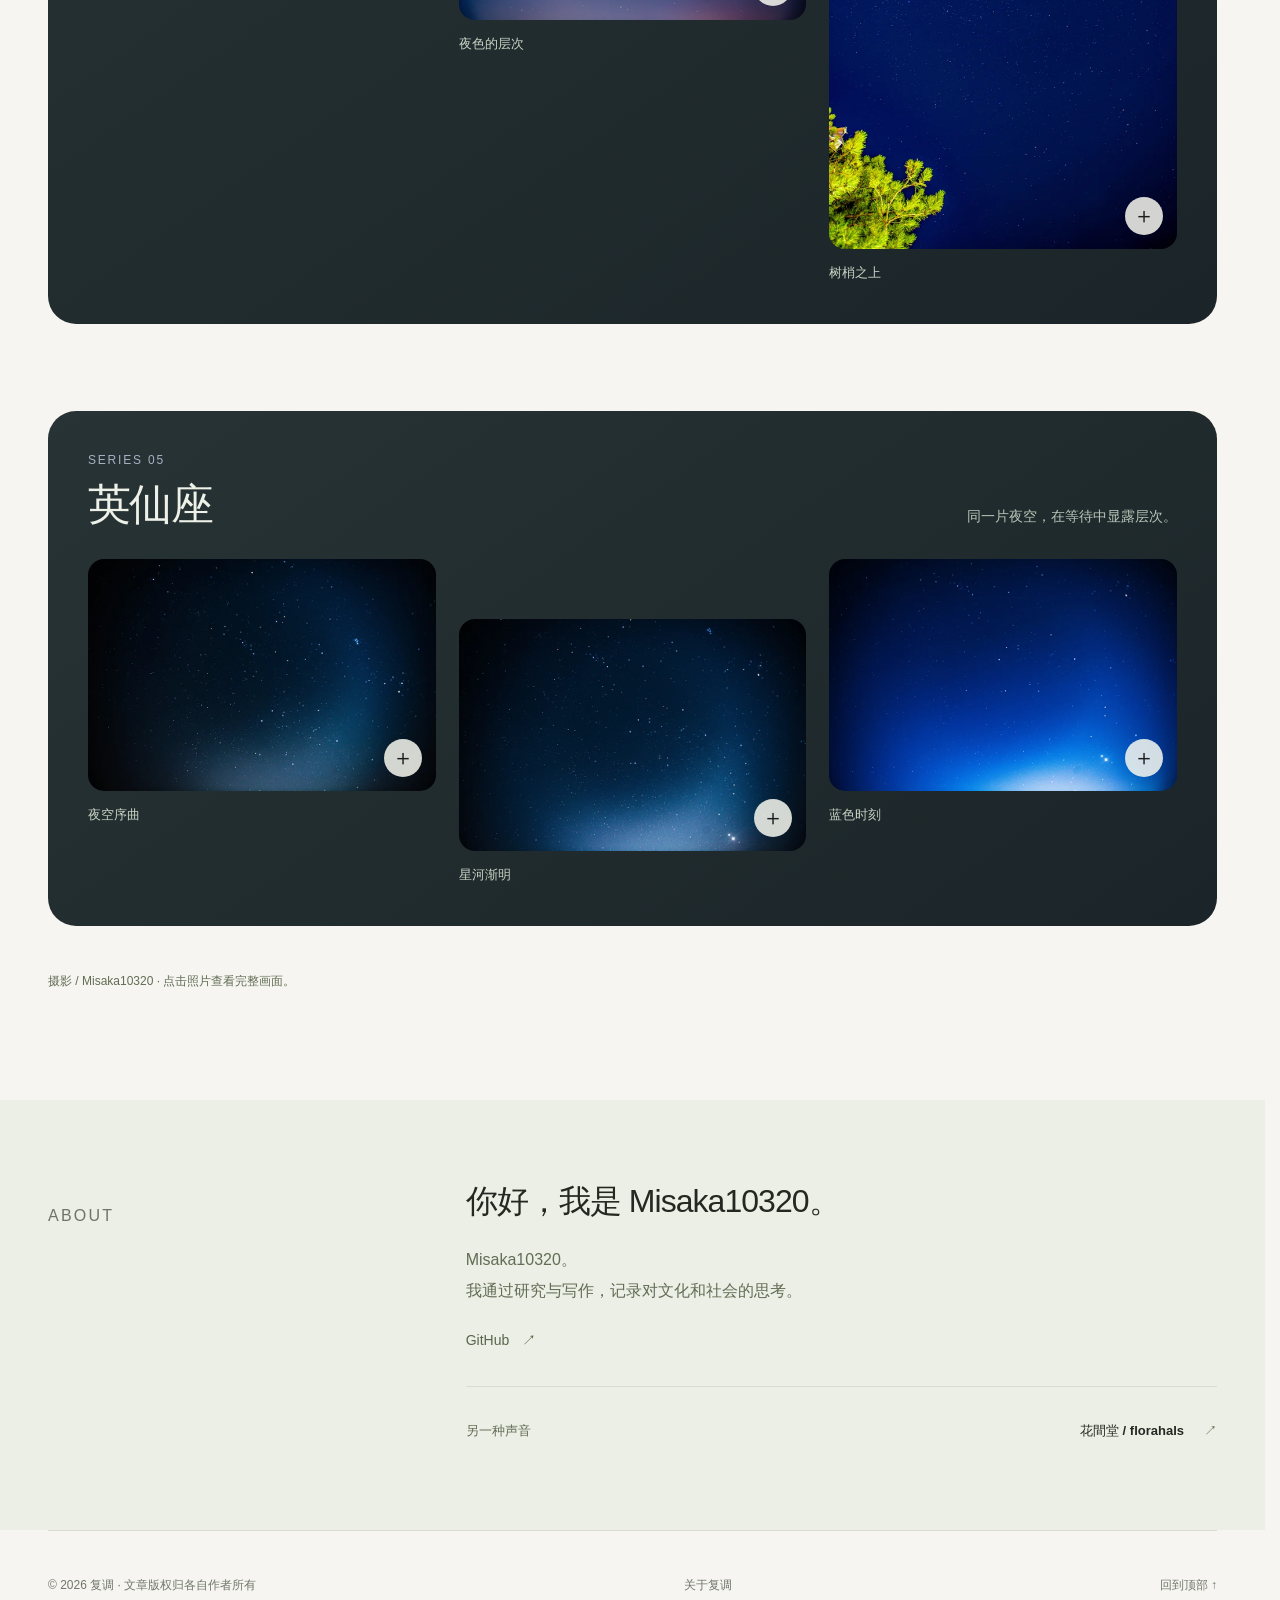
<file: misaka10320.html>
<!doctype html>
<html lang="zh-CN">
  <head>
    <meta charset="utf-8">
    <meta name="viewport" content="width=device-width,initial-scale=1">
    <meta name="description" content="复调 · Misaka10320 的作者板块：关于日本文化、社会与日常的研究和写作。">
    <meta name="theme-color" content="#f6f5f1">
    <title>Misaka10320 · 复调</title>
    <link rel="stylesheet" href="assets/vendor/lenis.css">
    <link rel="stylesheet" href="style.css"><link rel="stylesheet" href="polish.css?v=5">
    <script src="assets/vendor/lenis.min.js" defer></script>
    <script src="script.js?v=5" defer></script>

  <link rel="icon" href="assets/mark.svg?v=3" type="image/svg+xml"></head>
  <body class="author-page author-misaka">
    <a class="skip" href="#main">跳至正文</a>
    <header class="nav">
      <nav class="nav-inner" aria-label="主导航">
        <a class="wordmark collective-wordmark" href="index.html"><img class="brand-mark" src="assets/mark.svg?v=3" width="32" height="32" alt="" aria-hidden="true">复调<span>POLYPHONY</span></a>
        <div class="nav-links"><a href="learning.html">学习</a><a href="index.html#selected">文章</a><a href="index.html#authors">作者</a><a href="misaka10320.html#photography">摄影</a><button type="button" data-open-intro>关于复调 <span aria-hidden="true">↗</span></button></div>
      </nav>
    </header>
    <main id="main">
      <section class="hero wrap">
        <div class="author-masthead">
          <p class="eyebrow">Misaka10320 / 文字与观察</p>
          <span class="chapter-label">AUTHOR / 01</span>
        </div>
        <h1>文字之间，<br><span>看见世界。</span></h1>
        <div class="hero-bottom">
          <p>从日本文化到青年社会。<br>这里收录我的研究、写作，以及逐渐积累的观察。</p>
          <div class="author-actions"><a class="pill" href="#writing">阅读我的作品 <span aria-hidden="true">↓</span></a><a class="text-link" href="learning.html">进入学习板块 ↗</a><a class="text-link photo-shortcut" href="#photography">浏览摄影 ↗</a></div>
        </div>
      </section>
      <section id="writing" class="writing section">
        <div class="wrap">
          <div class="section-heading">
            <h2><span class="section-index" aria-hidden="true">01 /</span> <img class="heading-symbol" src="assets/symbol-book.svg" width="29" height="29" alt="" aria-hidden="true">写下的思考。</h2>
            <span>SELECTED WRITING · 01—02</span>
          </div>
          <a class="feature" href="shinto.html">
          <div class="feature-copy">
            <span class="card-index" aria-hidden="true">01</span>
            <p class="eyebrow">文化研究 · 2026</p>
            <h3>日本动漫中的<br>神道世界观</h3>
            <p>以新海诚作品为线索，<br>重新理解「结」、祈祷与边界。</p>
            <span class="text-link">阅读全文 <span aria-hidden="true">↗</span></span>
          </div>
          <div class="cover-art" aria-hidden="true">
          </div>
          <div class="feature-foot">
            <span>『君の名は。』 · 『天気の子』 · 『すずめの戸締まり』</span><span class="round-arrow" aria-hidden="true">↗</span>
          </div>
          </a>
          <p class="cover-credit">封面：《你的名字。》官方宣传图 · <a href="https://www.kiminona.com/" target="_blank" rel="noopener noreferrer">来源</a></p>
          <a class="research" href="marriage.html">
          <div class="research-copy">
            <span class="card-index" aria-hidden="true">02</span>
            <p class="eyebrow">社会研究 · 2024</p>
            <h3>当代青年，<br>如何看待婚姻？</h3>
            <p>以甘肃省调查数据为例，讨论婚恋观念、<br class="desktop">性别期待与个体选择。</p>
            <span class="text-link">阅读完整论文 <span aria-hidden="true">↗</span></span>
          </div>
          <div class="research-data">
            <div class="data-main">
              147<span>位受访青年</span>
            </div>
            <div class="data-rule">
            </div>
            <div class="data-small">
              <span>甘肃省</span><span>问卷与访谈</span>
            </div>
            <p class="data-note">Explore the Factors Influencing<br>the Marriage Rate of Contemporary Youth</p>
          </div>
          </a>
        </div>
      </section>
      <section id="photography" class="photo-section wrap">
        <p class="eyebrow symbol-kicker photo-eyebrow"><img class="section-symbol" src="assets/symbol-aperture.svg" width="26" height="26" alt="" aria-hidden="true"><span class="section-index" aria-hidden="true">02 /</span> PHOTOGRAPHY / Misaka10320</p>
        <div class="photo-heading">
          <h2>文字以外，<br><span>还有光。</span></h2>
          <div>
            <p>城市、山水与夜空。<br>五个系列，十五次凝望。</p>
          </div>
        </div>
        <nav class="photo-index" aria-label="摄影系列">
          <a href="#photos-shanghai">上海</a><a href="#photos-yangzhou">扬州</a><a href="#photos-zhenjiang">镇江</a><a href="#photos-star">star</a><a href="#photos-perseids">英仙座</a>
        </nav>
        <section class="photo-series" id="photos-shanghai" aria-labelledby="photo-title-shanghai">
          <header class="photo-series-head">
            <div>
              <p class="eyebrow">SERIES 01</p>
              <h3 id="photo-title-shanghai">上海</h3>
            </div>
            <p>在楼宇与街巷之间，追随城市的光。</p>
          </header>
          <div class="photo-grid">
            <figure class="photo-card">
              <a href="assets/photography/shanghai-1.webp" data-photo data-caption="上海 · 街巷之间" aria-label="放大查看：上海 · 街巷之间"><img src="assets/photography/shanghai-1-small.webp" alt="上海 · 街巷之间" width="2200" height="1473" loading="lazy" decoding="async"><span class="photo-expand" aria-hidden="true">＋</span></a>
              <figcaption>街巷之间</figcaption>
            </figure>
            <figure class="photo-card">
              <a href="assets/photography/shanghai-2.webp" data-photo data-caption="上海 · 入夜的天际线" aria-label="放大查看：上海 · 入夜的天际线"><img src="assets/photography/shanghai-2-small.webp" alt="上海 · 入夜的天际线" width="2200" height="1473" loading="lazy" decoding="async"><span class="photo-expand" aria-hidden="true">＋</span></a>
              <figcaption>入夜的天际线</figcaption>
            </figure>
            <figure class="photo-card">
              <a href="assets/photography/shanghai-3.webp" data-photo data-caption="上海 · 城市的剪影" aria-label="放大查看：上海 · 城市的剪影"><img src="assets/photography/shanghai-3-small.webp" alt="上海 · 城市的剪影" width="1473" height="2200" loading="lazy" decoding="async"><span class="photo-expand" aria-hidden="true">＋</span></a>
              <figcaption>城市的剪影</figcaption>
            </figure>
          </div>
        </section>
        <section class="photo-series" id="photos-yangzhou" aria-labelledby="photo-title-yangzhou">
          <header class="photo-series-head">
            <div>
              <p class="eyebrow">SERIES 02</p>
              <h3 id="photo-title-yangzhou">扬州</h3>
            </div>
            <p>桥、水与园林，让时间慢下来。</p>
          </header>
          <div class="photo-grid">
            <figure class="photo-card">
              <a href="assets/photography/yangzhou-1.webp" data-photo data-caption="扬州 · 园中一隅" aria-label="放大查看：扬州 · 园中一隅"><img src="assets/photography/yangzhou-1-small.webp" alt="扬州 · 园中一隅" width="2200" height="1468" loading="lazy" decoding="async"><span class="photo-expand" aria-hidden="true">＋</span></a>
              <figcaption>园中一隅</figcaption>
            </figure>
            <figure class="photo-card">
              <a href="assets/photography/yangzhou-2.webp" data-photo data-caption="扬州 · 春水与桥" aria-label="放大查看：扬州 · 春水与桥"><img src="assets/photography/yangzhou-2-small.webp" alt="扬州 · 春水与桥" width="2200" height="1468" loading="lazy" decoding="async"><span class="photo-expand" aria-hidden="true">＋</span></a>
              <figcaption>春水与桥</figcaption>
            </figure>
            <figure class="photo-card">
              <a href="assets/photography/yangzhou-3.webp" data-photo data-caption="扬州 · 街灯初上" aria-label="放大查看：扬州 · 街灯初上"><img src="assets/photography/yangzhou-3-small.webp" alt="扬州 · 街灯初上" width="2200" height="1468" loading="lazy" decoding="async"><span class="photo-expand" aria-hidden="true">＋</span></a>
              <figcaption>街灯初上</figcaption>
            </figure>
          </div>
        </section>
        <section class="photo-series" id="photos-zhenjiang" aria-labelledby="photo-title-zhenjiang">
          <header class="photo-series-head">
            <div>
              <p class="eyebrow">SERIES 03</p>
              <h3 id="photo-title-zhenjiang">镇江</h3>
            </div>
            <p>从山门到江岸，看见开阔与静默。</p>
          </header>
          <div class="photo-grid">
            <figure class="photo-card">
              <a href="assets/photography/zhenjiang-1.webp" data-photo data-caption="镇江 · 江面上的落日" aria-label="放大查看：镇江 · 江面上的落日"><img src="assets/photography/zhenjiang-1-small.webp" alt="镇江 · 江面上的落日" width="2200" height="1468" loading="lazy" decoding="async"><span class="photo-expand" aria-hidden="true">＋</span></a>
              <figcaption>江面上的落日</figcaption>
            </figure>
            <figure class="photo-card">
              <a href="assets/photography/zhenjiang-2.webp" data-photo data-caption="镇江 · 山门" aria-label="放大查看：镇江 · 山门"><img src="assets/photography/zhenjiang-2-small.webp" alt="镇江 · 山门" width="2200" height="1468" loading="lazy" decoding="async"><span class="photo-expand" aria-hidden="true">＋</span></a>
              <figcaption>山门</figcaption>
            </figure>
            <figure class="photo-card">
              <a href="assets/photography/zhenjiang-3.webp" data-photo data-caption="镇江 · 檐下望远" aria-label="放大查看：镇江 · 檐下望远"><img src="assets/photography/zhenjiang-3-small.webp" alt="镇江 · 檐下望远" width="2200" height="1468" loading="lazy" decoding="async"><span class="photo-expand" aria-hidden="true">＋</span></a>
              <figcaption>檐下望远</figcaption>
            </figure>
          </div>
        </section>
        <section class="photo-series" id="photos-star" aria-labelledby="photo-title-star">
          <header class="photo-series-head">
            <div>
              <p class="eyebrow">SERIES 04</p>
              <h3 id="photo-title-star">star</h3>
            </div>
            <p>抬头之后，夜空有了另一种尺度。</p>
          </header>
          <div class="photo-grid">
            <figure class="photo-card">
              <a href="assets/photography/star-1.webp" data-photo data-caption="star · 深空微光" aria-label="放大查看：star · 深空微光"><img src="assets/photography/star-1-small.webp" alt="star · 深空微光" width="2200" height="1468" loading="lazy" decoding="async"><span class="photo-expand" aria-hidden="true">＋</span></a>
              <figcaption>深空微光</figcaption>
            </figure>
            <figure class="photo-card">
              <a href="assets/photography/star-2.webp" data-photo data-caption="star · 夜色的层次" aria-label="放大查看：star · 夜色的层次"><img src="assets/photography/star-2-small.webp" alt="star · 夜色的层次" width="2200" height="1468" loading="lazy" decoding="async"><span class="photo-expand" aria-hidden="true">＋</span></a>
              <figcaption>夜色的层次</figcaption>
            </figure>
            <figure class="photo-card">
              <a href="assets/photography/star-3.webp" data-photo data-caption="star · 树梢之上" aria-label="放大查看：star · 树梢之上"><img src="assets/photography/star-3-small.webp" alt="star · 树梢之上" width="1468" height="2200" loading="lazy" decoding="async"><span class="photo-expand" aria-hidden="true">＋</span></a>
              <figcaption>树梢之上</figcaption>
            </figure>
          </div>
        </section>
        <section class="photo-series" id="photos-perseids" aria-labelledby="photo-title-perseids">
          <header class="photo-series-head">
            <div>
              <p class="eyebrow">SERIES 05</p>
              <h3 id="photo-title-perseids">英仙座</h3>
            </div>
            <p>同一片夜空，在等待中显露层次。</p>
          </header>
          <div class="photo-grid">
            <figure class="photo-card">
              <a href="assets/photography/perseids-1.webp" data-photo data-caption="英仙座 · 夜空序曲" aria-label="放大查看：英仙座 · 夜空序曲"><img src="assets/photography/perseids-1-small.webp" alt="英仙座 · 夜空序曲" width="2200" height="1468" loading="lazy" decoding="async"><span class="photo-expand" aria-hidden="true">＋</span></a>
              <figcaption>夜空序曲</figcaption>
            </figure>
            <figure class="photo-card">
              <a href="assets/photography/perseids-2.webp" data-photo data-caption="英仙座 · 星河渐明" aria-label="放大查看：英仙座 · 星河渐明"><img src="assets/photography/perseids-2-small.webp" alt="英仙座 · 星河渐明" width="2200" height="1468" loading="lazy" decoding="async"><span class="photo-expand" aria-hidden="true">＋</span></a>
              <figcaption>星河渐明</figcaption>
            </figure>
            <figure class="photo-card">
              <a href="assets/photography/perseids-3.webp" data-photo data-caption="英仙座 · 蓝色时刻" aria-label="放大查看：英仙座 · 蓝色时刻"><img src="assets/photography/perseids-3-small.webp" alt="英仙座 · 蓝色时刻" width="2200" height="1468" loading="lazy" decoding="async"><span class="photo-expand" aria-hidden="true">＋</span></a>
              <figcaption>蓝色时刻</figcaption>
            </figure>
          </div>
        </section>
        <p class="photo-copyright">摄影 / Misaka10320 · 点击照片查看完整画面。</p>
      </section>
      <section id="about" class="about">
        <div class="wrap about-grid">
          <p class="eyebrow">ABOUT</p>
          <div>
            <h2 class="author-signature">你好，我是 Misaka10320。</h2>
            <p>Misaka10320。<br>我通过研究与写作，记录对文化和社会的思考。</p>
            <a class="text-link" href="https://github.com/Misaka-10320" target="_blank" rel="noopener noreferrer">GitHub <span aria-hidden="true">↗</span></a><a class="author-next" href="florahals.html"><span>另一种声音</span><strong>花間堂 / florahals</strong><span aria-hidden="true">↗</span></a>
          </div>
        </div>
      </section>
    </main>
    <footer class="wrap footer">
      <span>© <span data-year>2026</span> 复调 · 文章版权归各自作者所有</span><button class="about-trigger" type="button" data-open-intro>关于复调</button><a href="#main">回到顶部 ↑</a>
    </footer>
  </body>
</html>
</file>
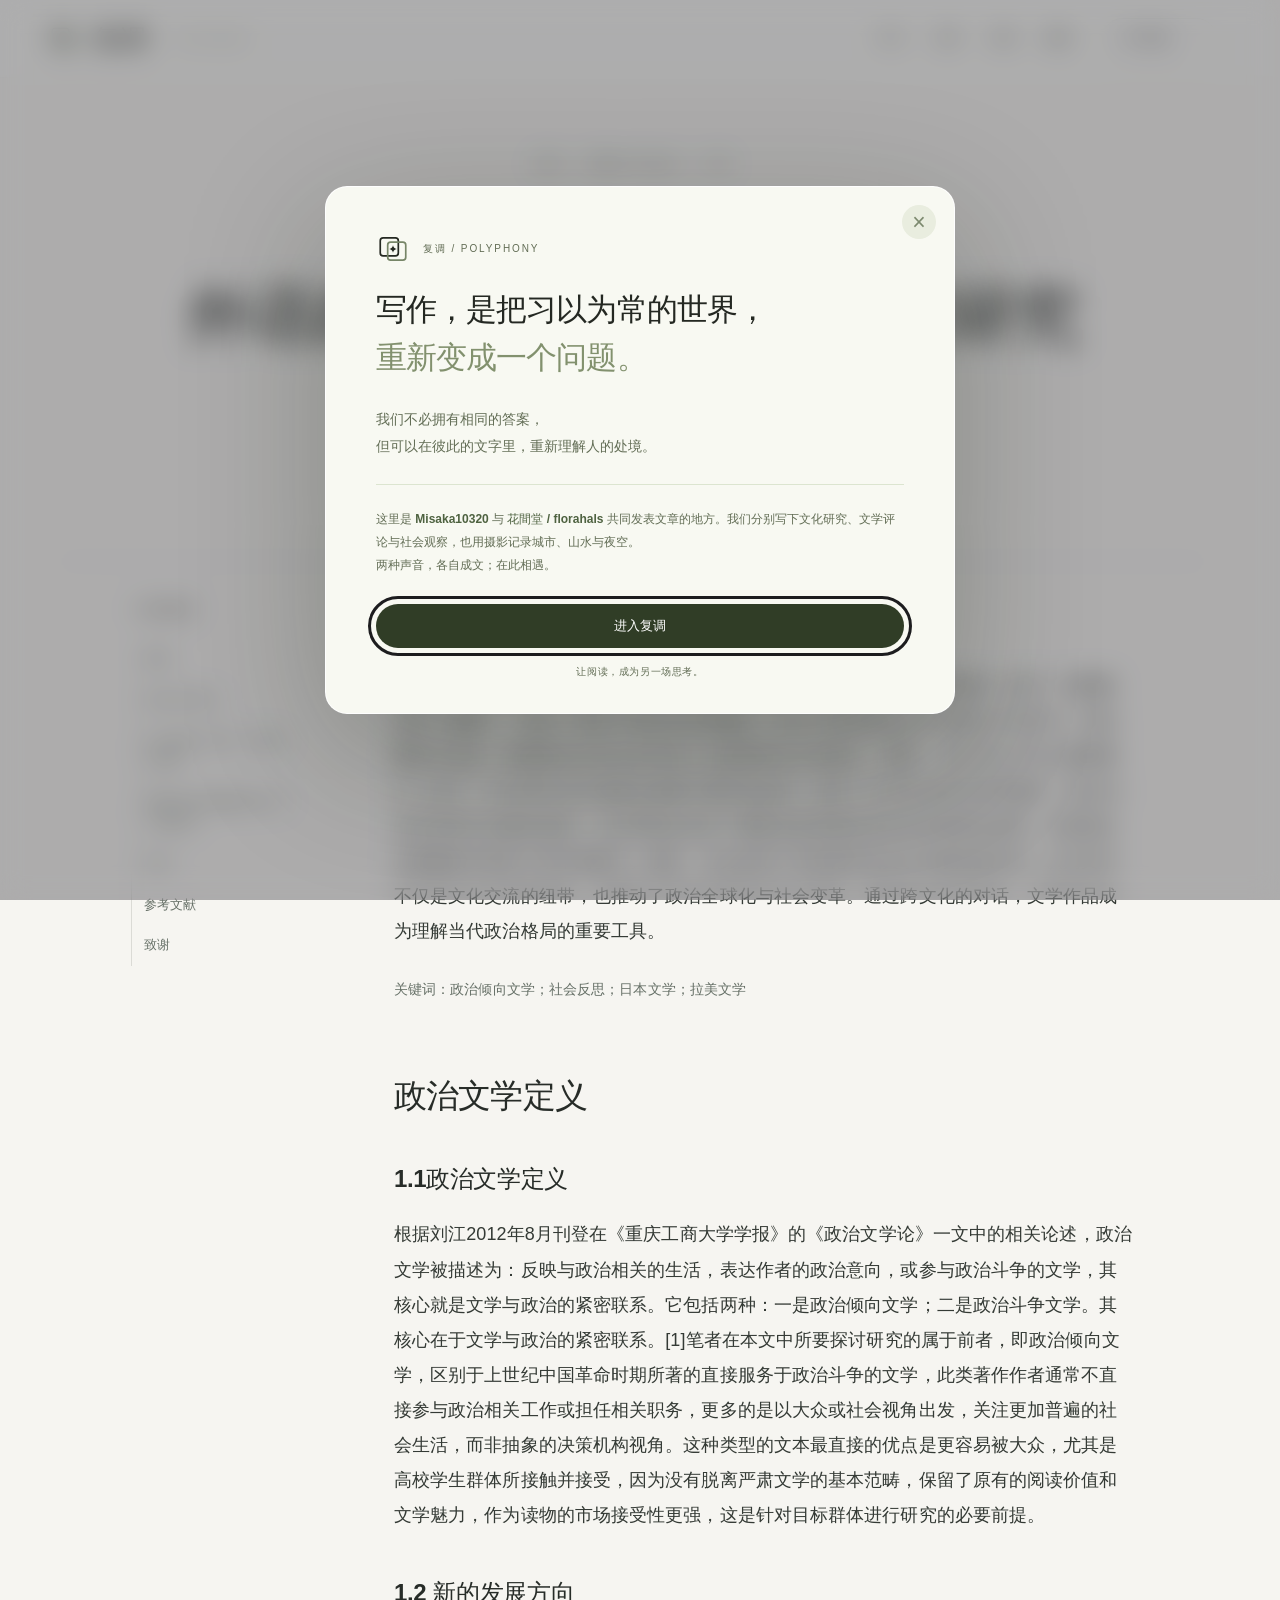
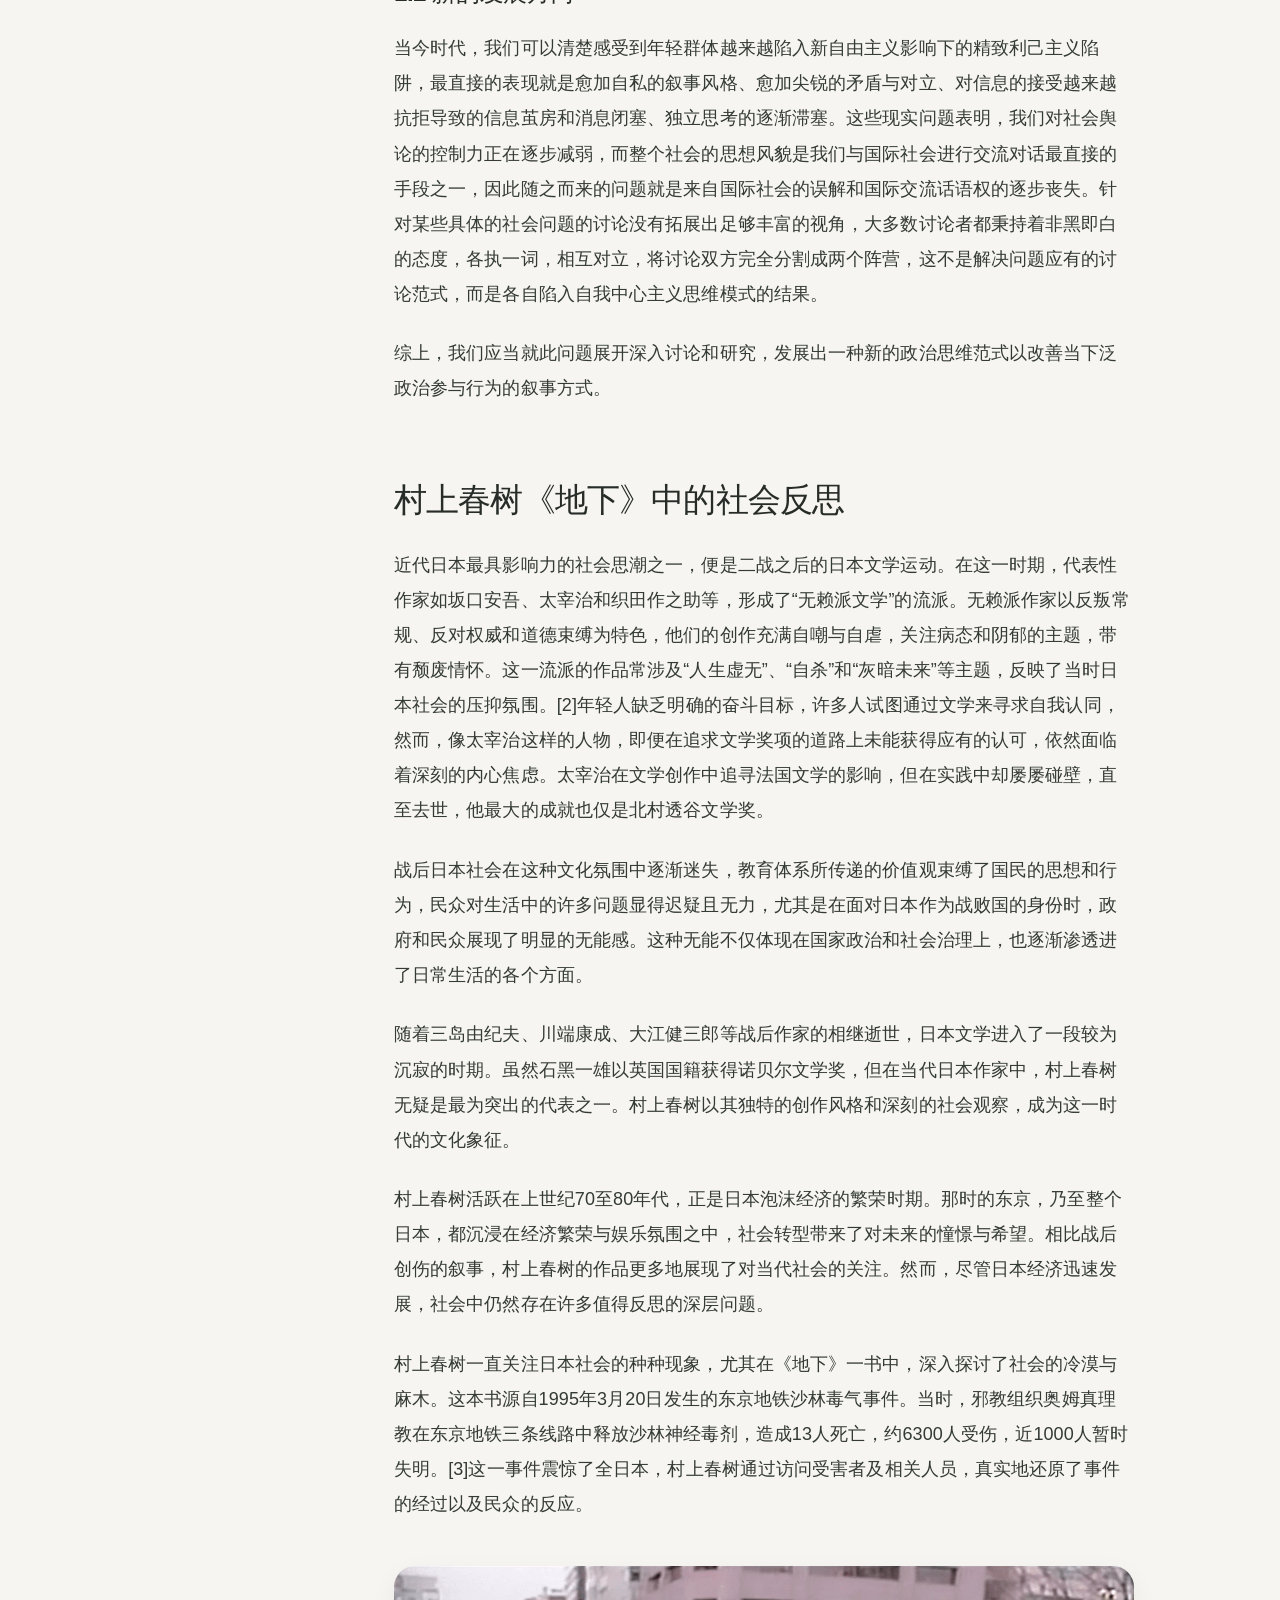
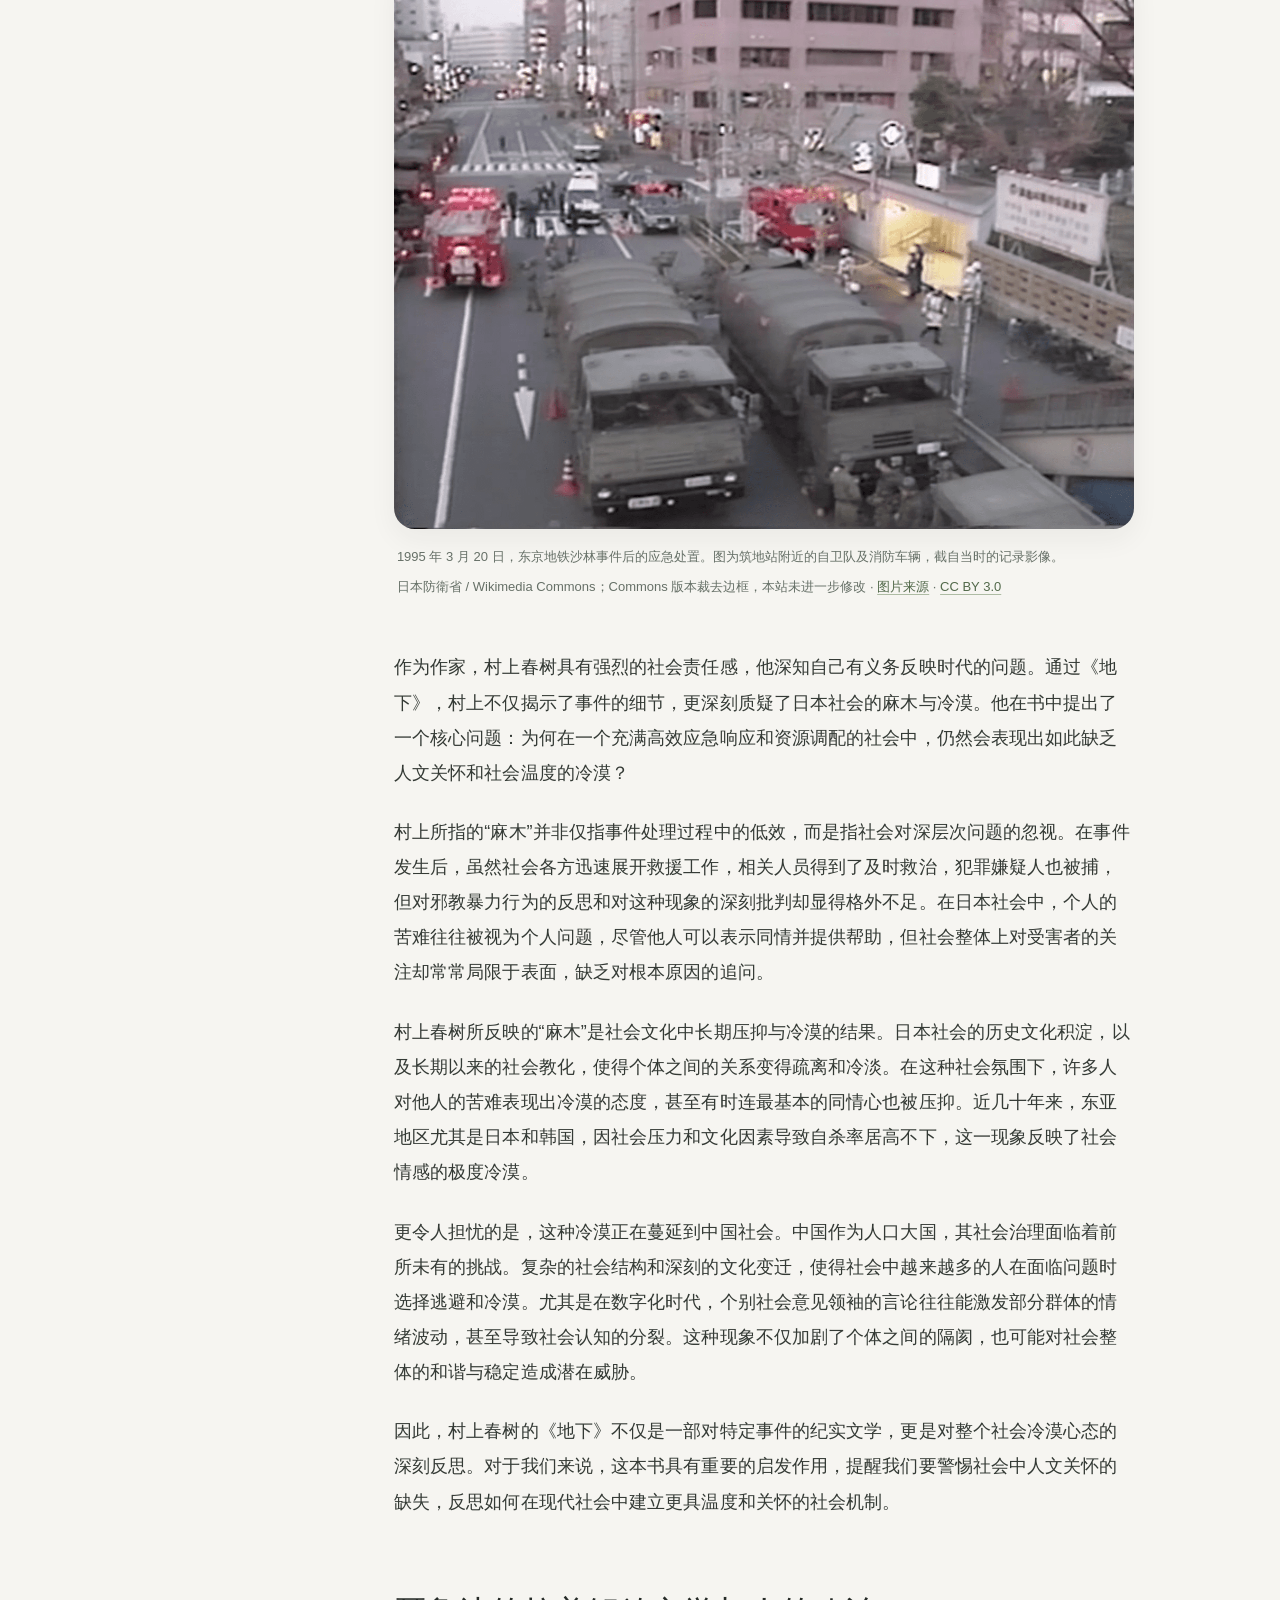
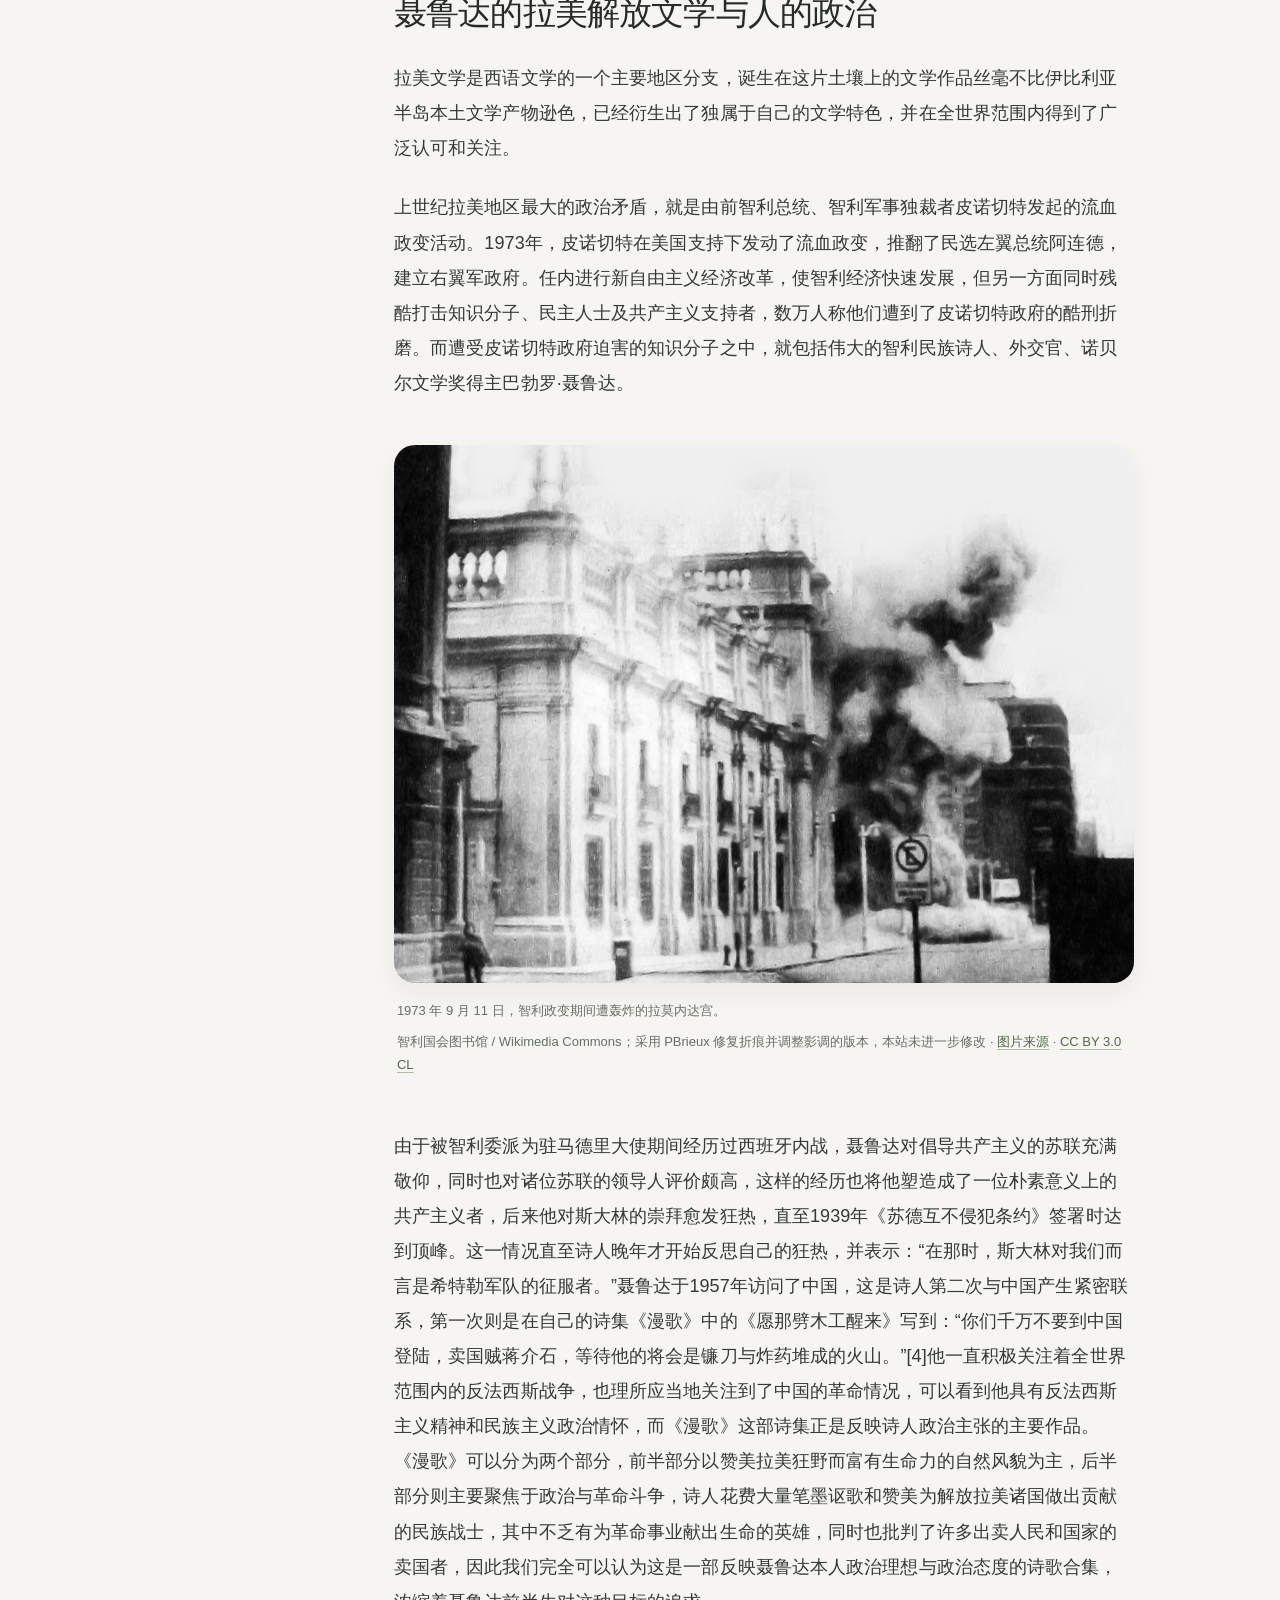
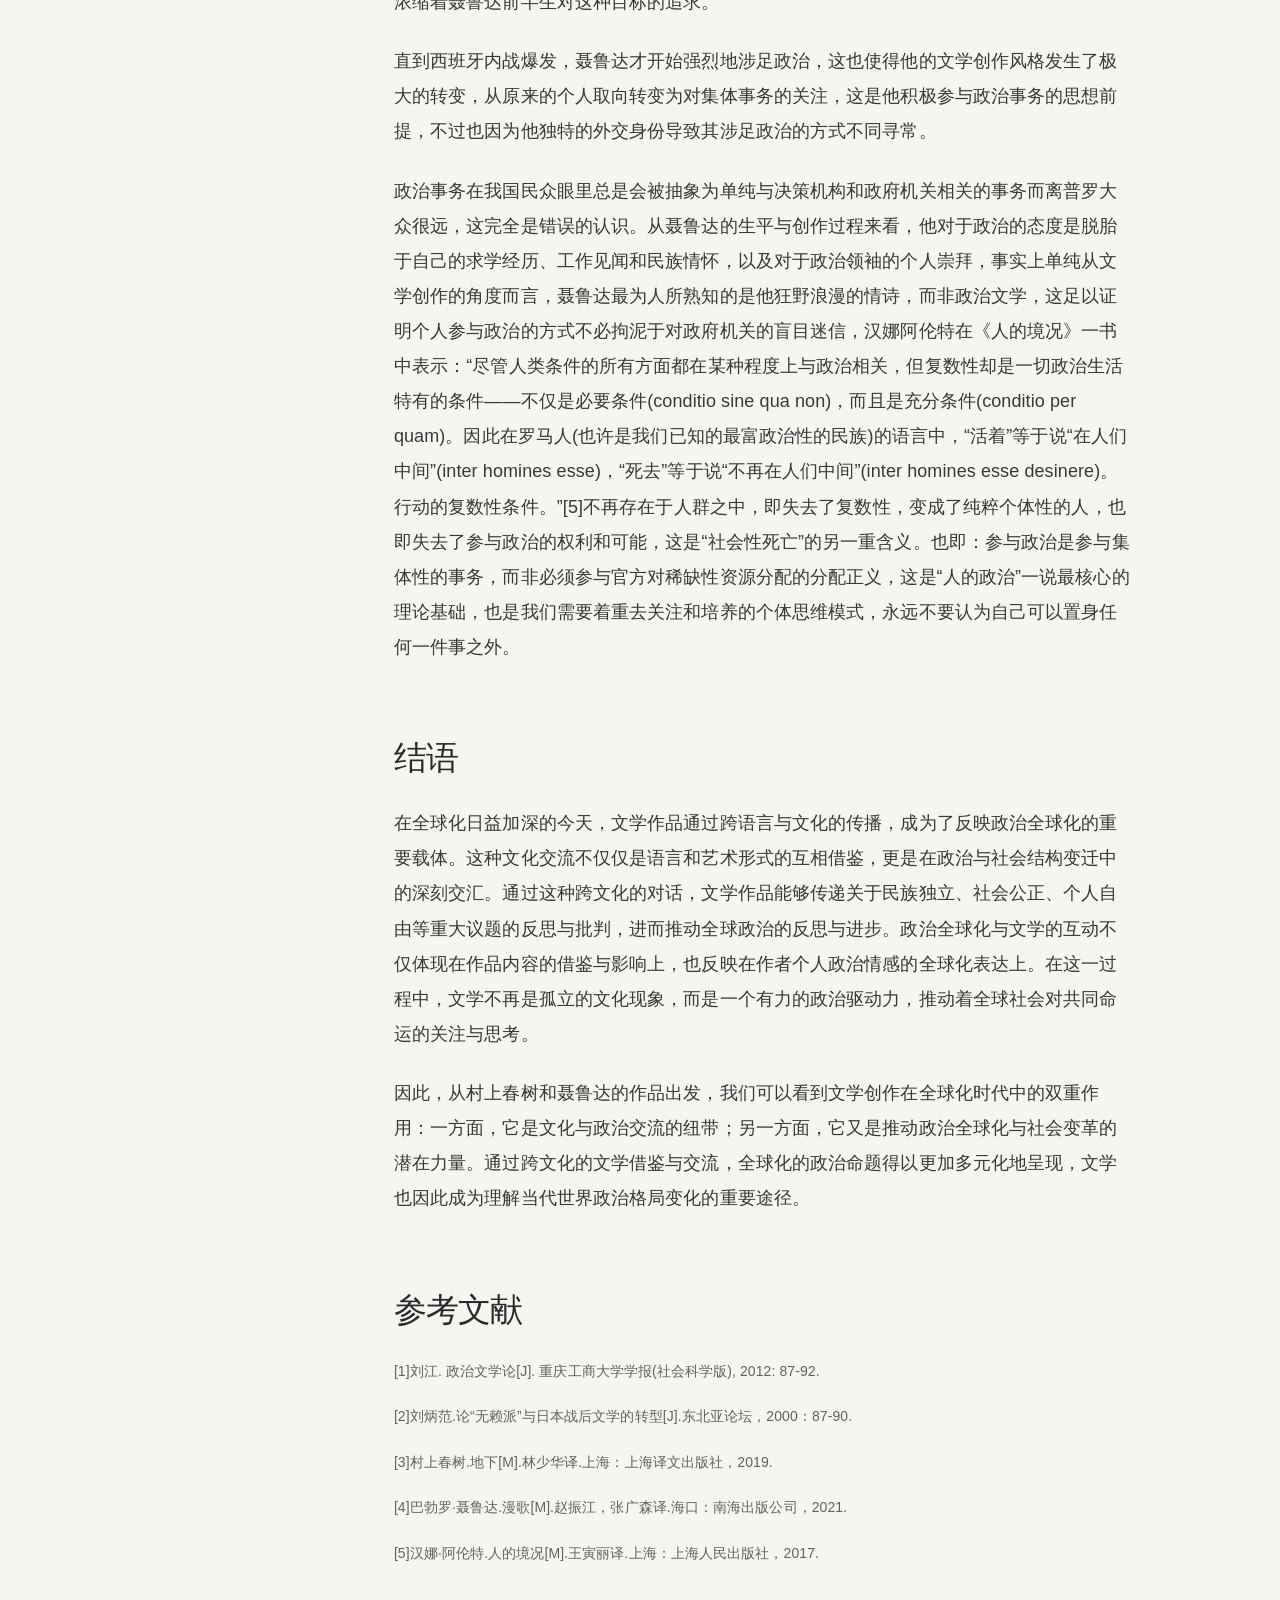
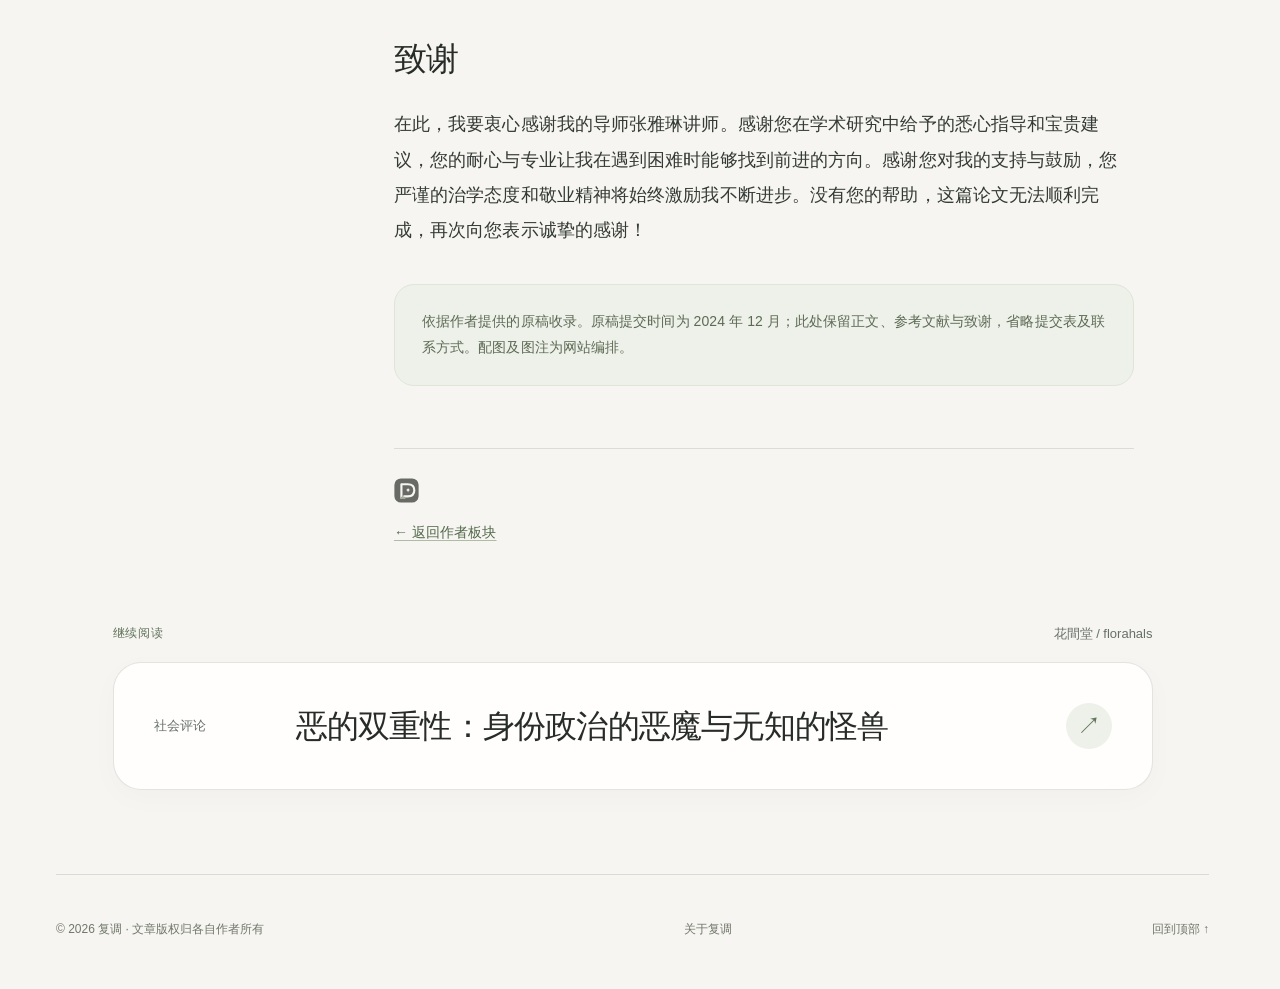
<file: political-literature.html>
<!doctype html><html lang="zh-CN"><head><meta charset="utf-8"><meta name="viewport" content="width=device-width,initial-scale=1"><title>外语政治文学中的社会反思研究 · 复调</title><meta name="description" content="从村上春树《地下》与聂鲁达《漫歌》出发，讨论文学中的社会反思。"><meta name="theme-color" content="#f6f5f1"><link rel="stylesheet" href="assets/vendor/lenis.css"><link rel="stylesheet" href="style.css"><link rel="stylesheet" href="polish.css?v=5"><link rel="stylesheet" href="apple-reading.css?v=20261009"><script src="assets/vendor/lenis.min.js" defer></script><script src="script.js?v=5" defer></script><link rel="icon" href="assets/mark.svg?v=3" type="image/svg+xml"></head><body class="reading-page article-political-literature"><a class="skip" href="#main">跳至正文</a><header class="nav"><nav class="nav-inner" aria-label="主导航"><a class="wordmark collective-wordmark" href="index.html"><img class="brand-mark" src="assets/mark.svg?v=3" width="32" height="32" alt="" aria-hidden="true">复调<span>POLYPHONY</span></a><div class="nav-links"><a href="learning.html">学习</a><a href="index.html#selected">文章</a><a href="index.html#authors">作者</a><a href="misaka10320.html#photography">摄影</a><button type="button" data-open-intro>关于复调 <span aria-hidden="true">↗</span></button></div></nav></header><div class="progress" aria-hidden="true"></div><main id="main"><header class="reading-head wrap wang-reading-head"><nav class="reading-breadcrumb" aria-label="面包屑"><a href="index.html">复调</a><span aria-hidden="true">/</span><a href="florahals.html#writing">花間堂 / florahals</a><span aria-hidden="true">/</span><span aria-current="page">文章</span></nav><p class="eyebrow reading-kicker"><span class="reading-issue" aria-hidden="true">03</span><span>文学研究 · 2024 年 12 月</span></p><h1>外语政治文学中的社会反思研究</h1><p class="subtitle">以日语、西班牙语文学为例</p><div class="article-meta"><a href="florahals.html">花間堂 / florahals</a><span>中文原文</span></div></header><div class="article-shell wrap"><aside class="contents"><details open><summary>本文目录</summary><a href="#part-10">摘要</a><a href="#part-12">政治文学定义</a><a href="#part-18">村上春树《地下》中的社会反思</a><a href="#part-29">聂鲁达的拉美解放文学与人的政治</a><a href="#part-35">结语</a><a href="#part-38">参考文献</a><a href="#part-44">致谢</a></details></aside><article id="article" class="prose essay-prose"><h2 id="part-10">摘要</h2><p>摘要：本论文探讨了政治文学在当代社会中的表现，重点分析了村上春树的《地下》和聂鲁达的《漫歌》。首先，界定了政治文学的概念，区分了政治倾向文学与政治斗争文学，特别聚焦于前者，强调其在当代社会中的广泛接受度与文学魅力。接着，论文讨论了村上春树通过《地下》对1995年东京地铁沙林毒气事件的反思，揭示了日本社会的冷漠与麻木，提出社会对深层次问题的忽视。论文同时还分析了聂鲁达如何通过其诗作表达政治态度，尤其是在拉美解放与革命斗争中的参与。最后，论文总结了全球化时代文学与政治的互动，认为文学不仅是文化交流的纽带，也推动了政治全球化与社会变革。通过跨文化的对话，文学作品成为理解当代政治格局的重要工具。</p><p class="keywords">关键词：政治倾向文学；社会反思；日本文学；拉美文学</p><h2 id="part-12">政治文学定义</h2><h3>1.1政治文学定义</h3><p>根据刘江2012年8月刊登在《重庆工商大学学报》的《政治文学论》一文中的相关论述，政治文学被描述为：反映与政治相关的生活，表达作者的政治意向，或参与政治斗争的文学，其核心就是文学与政治的紧密联系。它包括两种：一是政治倾向文学；二是政治斗争文学。其核心在于文学与政治的紧密联系。[1]笔者在本文中所要探讨研究的属于前者，即政治倾向文学，区别于上世纪中国革命时期所著的直接服务于政治斗争的文学，此类著作作者通常不直接参与政治相关工作或担任相关职务，更多的是以大众或社会视角出发，关注更加普遍的社会生活，而非抽象的决策机构视角。这种类型的文本最直接的优点是更容易被大众，尤其是高校学生群体所接触并接受，因为没有脱离严肃文学的基本范畴，保留了原有的阅读价值和文学魅力，作为读物的市场接受性更强，这是针对目标群体进行研究的必要前提。</p><h3>1.2 新的发展方向</h3><p>当今时代，我们可以清楚感受到年轻群体越来越陷入新自由主义影响下的精致利己主义陷阱，最直接的表现就是愈加自私的叙事风格、愈加尖锐的矛盾与对立、对信息的接受越来越抗拒导致的信息茧房和消息闭塞、独立思考的逐渐滞塞。这些现实问题表明，我们对社会舆论的控制力正在逐步减弱，而整个社会的思想风貌是我们与国际社会进行交流对话最直接的手段之一，因此随之而来的问题就是来自国际社会的误解和国际交流话语权的逐步丧失。针对某些具体的社会问题的讨论没有拓展出足够丰富的视角，大多数讨论者都秉持着非黑即白的态度，各执一词，相互对立，将讨论双方完全分割成两个阵营，这不是解决问题应有的讨论范式，而是各自陷入自我中心主义思维模式的结果。</p><p>综上，我们应当就此问题展开深入讨论和研究，发展出一种新的政治思维范式以改善当下泛政治参与行为的叙事方式。</p><h2 id="part-18">村上春树《地下》中的社会反思</h2><p>近代日本最具影响力的社会思潮之一，便是二战之后的日本文学运动。在这一时期，代表性作家如坂口安吾、太宰治和织田作之助等，形成了“无赖派文学”的流派。无赖派作家以反叛常规、反对权威和道德束缚为特色，他们的创作充满自嘲与自虐，关注病态和阴郁的主题，带有颓废情怀。这一流派的作品常涉及“人生虚无”、“自杀”和“灰暗未来”等主题，反映了当时日本社会的压抑氛围。[2]年轻人缺乏明确的奋斗目标，许多人试图通过文学来寻求自我认同，然而，像太宰治这样的人物，即便在追求文学奖项的道路上未能获得应有的认可，依然面临着深刻的内心焦虑。太宰治在文学创作中追寻法国文学的影响，但在实践中却屡屡碰壁，直至去世，他最大的成就也仅是北村透谷文学奖。</p><p>战后日本社会在这种文化氛围中逐渐迷失，教育体系所传递的价值观束缚了国民的思想和行为，民众对生活中的许多问题显得迟疑且无力，尤其是在面对日本作为战败国的身份时，政府和民众展现了明显的无能感。这种无能不仅体现在国家政治和社会治理上，也逐渐渗透进了日常生活的各个方面。</p><p>随着三岛由纪夫、川端康成、大江健三郎等战后作家的相继逝世，日本文学进入了一段较为沉寂的时期。虽然石黑一雄以英国国籍获得诺贝尔文学奖，但在当代日本作家中，村上春树无疑是最为突出的代表之一。村上春树以其独特的创作风格和深刻的社会观察，成为这一时代的文化象征。</p><p>村上春树活跃在上世纪70至80年代，正是日本泡沫经济的繁荣时期。那时的东京，乃至整个日本，都沉浸在经济繁荣与娱乐氛围之中，社会转型带来了对未来的憧憬与希望。相比战后创伤的叙事，村上春树的作品更多地展现了对当代社会的关注。然而，尽管日本经济迅速发展，社会中仍然存在许多值得反思的深层问题。</p><p>村上春树一直关注日本社会的种种现象，尤其在《地下》一书中，深入探讨了社会的冷漠与麻木。这本书源自1995年3月20日发生的东京地铁沙林毒气事件。当时，邪教组织奥姆真理教在东京地铁三条线路中释放沙林神经毒剂，造成13人死亡，约6300人受伤，近1000人暂时失明。[3]这一事件震惊了全日本，村上春树通过访问受害者及相关人员，真实地还原了事件的经过以及民众的反应。</p><figure class="archive-figure"><img src="assets/tokyo-sarin-1995.png" alt="东京地铁沙林事件后，筑地站附近的消防车辆和自卫队车辆。" loading="lazy" width="1400" height="1064"><figcaption><span>1995 年 3 月 20 日，东京地铁沙林事件后的应急处置。图为筑地站附近的自卫队及消防车辆，截自当时的记录影像。</span><span>日本防衛省 / Wikimedia Commons；Commons 版本裁去边框，本站未进一步修改 · <a href="https://commons.wikimedia.org/wiki/File:Subway_sarin_attack_1995.png" target="_blank" rel="noopener noreferrer">图片来源</a> · <a href="https://creativecommons.org/licenses/by/3.0/" target="_blank" rel="noopener noreferrer">CC BY 3.0</a></span></figcaption></figure><p>作为作家，村上春树具有强烈的社会责任感，他深知自己有义务反映时代的问题。通过《地下》，村上不仅揭示了事件的细节，更深刻质疑了日本社会的麻木与冷漠。他在书中提出了一个核心问题：为何在一个充满高效应急响应和资源调配的社会中，仍然会表现出如此缺乏人文关怀和社会温度的冷漠？</p><p>村上所指的“麻木”并非仅指事件处理过程中的低效，而是指社会对深层次问题的忽视。在事件发生后，虽然社会各方迅速展开救援工作，相关人员得到了及时救治，犯罪嫌疑人也被捕，但对邪教暴力行为的反思和对这种现象的深刻批判却显得格外不足。在日本社会中，个人的苦难往往被视为个人问题，尽管他人可以表示同情并提供帮助，但社会整体上对受害者的关注却常常局限于表面，缺乏对根本原因的追问。</p><p>村上春树所反映的“麻木”是社会文化中长期压抑与冷漠的结果。日本社会的历史文化积淀，以及长期以来的社会教化，使得个体之间的关系变得疏离和冷淡。在这种社会氛围下，许多人对他人的苦难表现出冷漠的态度，甚至有时连最基本的同情心也被压抑。近几十年来，东亚地区尤其是日本和韩国，因社会压力和文化因素导致自杀率居高不下，这一现象反映了社会情感的极度冷漠。</p><p>更令人担忧的是，这种冷漠正在蔓延到中国社会。中国作为人口大国，其社会治理面临着前所未有的挑战。复杂的社会结构和深刻的文化变迁，使得社会中越来越多的人在面临问题时选择逃避和冷漠。尤其是在数字化时代，个别社会意见领袖的言论往往能激发部分群体的情绪波动，甚至导致社会认知的分裂。这种现象不仅加剧了个体之间的隔阂，也可能对社会整体的和谐与稳定造成潜在威胁。</p><p>因此，村上春树的《地下》不仅是一部对特定事件的纪实文学，更是对整个社会冷漠心态的深刻反思。对于我们来说，这本书具有重要的启发作用，提醒我们要警惕社会中人文关怀的缺失，反思如何在现代社会中建立更具温度和关怀的社会机制。</p><h2 id="part-29">聂鲁达的拉美解放文学与人的政治</h2><p>拉美文学是西语文学的一个主要地区分支，诞生在这片土壤上的文学作品丝毫不比伊比利亚半岛本土文学产物逊色，已经衍生出了独属于自己的文学特色，并在全世界范围内得到了广泛认可和关注。</p><p>上世纪拉美地区最大的政治矛盾，就是由前智利总统、智利军事独裁者皮诺切特发起的流血政变活动。1973年，皮诺切特在美国支持下发动了流血政变，推翻了民选左翼总统阿连德，建立右翼军政府。任内进行新自由主义经济改革，使智利经济快速发展，但另一方面同时残酷打击知识分子、民主人士及共产主义支持者，数万人称他们遭到了皮诺切特政府的酷刑折磨。而遭受皮诺切特政府迫害的知识分子之中，就包括伟大的智利民族诗人、外交官、诺贝尔文学奖得主巴勃罗·聂鲁达。</p><figure class="archive-figure"><img src="assets/chile-la-moneda-1973.jpg" alt="1973 年智利政变中，拉莫内达宫外升起浓烟。" loading="lazy" width="1024" height="745"><figcaption><span>1973 年 9 月 11 日，智利政变期间遭轰炸的拉莫内达宫。</span><span>智利国会图书馆 / Wikimedia Commons；采用 PBrieux 修复折痕并调整影调的版本，本站未进一步修改 · <a href="https://commons.wikimedia.org/wiki/File:Golpe_de_Estado_1973.jpg" target="_blank" rel="noopener noreferrer">图片来源</a> · <a href="https://creativecommons.org/licenses/by/3.0/cl/" target="_blank" rel="noopener noreferrer">CC BY 3.0 CL</a></span></figcaption></figure><p>由于被智利委派为驻马德里大使期间经历过西班牙内战，聂鲁达对倡导共产主义的苏联充满敬仰，同时也对诸位苏联的领导人评价颇高，这样的经历也将他塑造成了一位朴素意义上的共产主义者，后来他对斯大林的崇拜愈发狂热，直至1939年《苏德互不侵犯条约》签署时达到顶峰。这一情况直至诗人晚年才开始反思自己的狂热，并表示：“在那时，斯大林对我们而言是希特勒军队的征服者。”聂鲁达于1957年访问了中国，这是诗人第二次与中国产生紧密联系，第一次则是在自己的诗集《漫歌》中的《愿那劈木工醒来》写到：“你们千万不要到中国登陆，卖国贼蒋介石，等待他的将会是镰刀与炸药堆成的火山。”[4]他一直积极关注着全世界范围内的反法西斯战争，也理所应当地关注到了中国的革命情况，可以看到他具有反法西斯主义精神和民族主义政治情怀，而《漫歌》这部诗集正是反映诗人政治主张的主要作品。《漫歌》可以分为两个部分，前半部分以赞美拉美狂野而富有生命力的自然风貌为主，后半部分则主要聚焦于政治与革命斗争，诗人花费大量笔墨讴歌和赞美为解放拉美诸国做出贡献的民族战士，其中不乏有为革命事业献出生命的英雄，同时也批判了许多出卖人民和国家的卖国者，因此我们完全可以认为这是一部反映聂鲁达本人政治理想与政治态度的诗歌合集，浓缩着聂鲁达前半生对这种目标的追求。</p><p>直到西班牙内战爆发，聂鲁达才开始强烈地涉足政治，这也使得他的文学创作风格发生了极大的转变，从原来的个人取向转变为对集体事务的关注，这是他积极参与政治事务的思想前提，不过也因为他独特的外交身份导致其涉足政治的方式不同寻常。</p><p>政治事务在我国民众眼里总是会被抽象为单纯与决策机构和政府机关相关的事务而离普罗大众很远，这完全是错误的认识。从聂鲁达的生平与创作过程来看，他对于政治的态度是脱胎于自己的求学经历、工作见闻和民族情怀，以及对于政治领袖的个人崇拜，事实上单纯从文学创作的角度而言，聂鲁达最为人所熟知的是他狂野浪漫的情诗，而非政治文学，这足以证明个人参与政治的方式不必拘泥于对政府机关的盲目迷信，汉娜阿伦特在《人的境况》一书中表示：“尽管人类条件的所有方面都在某种程度上与政治相关，但复数性却是一切政治生活特有的条件——不仅是必要条件(conditio sine qua non)，而且是充分条件(conditio per quam)。因此在罗马人(也许是我们已知的最富政治性的民族)的语言中，“活着”等于说“在人们中间”(inter homines esse)，“死去”等于说“不再在人们中间”(inter homines esse desinere)。行动的复数性条件。”[5]不再存在于人群之中，即失去了复数性，变成了纯粹个体性的人，也即失去了参与政治的权利和可能，这是“社会性死亡”的另一重含义。也即：参与政治是参与集体性的事务，而非必须参与官方对稀缺性资源分配的分配正义，这是“人的政治”一说最核心的理论基础，也是我们需要着重去关注和培养的个体思维模式，永远不要认为自己可以置身任何一件事之外。</p><h2 id="part-35">结语</h2><p>在全球化日益加深的今天，文学作品通过跨语言与文化的传播，成为了反映政治全球化的重要载体。这种文化交流不仅仅是语言和艺术形式的互相借鉴，更是在政治与社会结构变迁中的深刻交汇。通过这种跨文化的对话，文学作品能够传递关于民族独立、社会公正、个人自由等重大议题的反思与批判，进而推动全球政治的反思与进步。政治全球化与文学的互动不仅体现在作品内容的借鉴与影响上，也反映在作者个人政治情感的全球化表达上。在这一过程中，文学不再是孤立的文化现象，而是一个有力的政治驱动力，推动着全球社会对共同命运的关注与思考。</p><p>因此，从村上春树和聂鲁达的作品出发，我们可以看到文学创作在全球化时代中的双重作用：一方面，它是文化与政治交流的纽带；另一方面，它又是推动政治全球化与社会变革的潜在力量。通过跨文化的文学借鉴与交流，全球化的政治命题得以更加多元化地呈现，文学也因此成为理解当代世界政治格局变化的重要途径。</p><h2 id="part-38">参考文献</h2><p class="bibliography">[1]刘江. 政治文学论[J]. 重庆工商大学学报(社会科学版), 2012: 87-92.</p><p class="bibliography">[2]刘炳范.论“无赖派”与日本战后文学的转型[J].东北亚论坛，2000：87-90.</p><p class="bibliography">[3]村上春树.地下[M].林少华译.上海：上海译文出版社，2019.</p><p class="bibliography">[4]巴勃罗·聂鲁达.漫歌[M].赵振江，张广森译.海口：南海出版公司，2021.</p><p class="bibliography">[5]汉娜·阿伦特.人的境况[M].王寅丽译.上海：上海人民出版社，2017.</p><h2 id="part-44">致谢</h2><p>在此，我要衷心感谢我的导师张雅琳讲师。感谢您在学术研究中给予的悉心指导和宝贵建议，您的耐心与专业让我在遇到困难时能够找到前进的方向。感谢您对我的支持与鼓励，您严谨的治学态度和敬业精神将始终激励我不断进步。没有您的帮助，这篇论文无法顺利完成，再次向您表示诚挚的感谢！</p><p class="source-note">依据作者提供的原稿收录。原稿提交时间为 2024 年 12 月；此处保留正文、参考文献与致谢，省略提交表及联系方式。配图及图注为网站编排。</p><div class="article-end"><a href="florahals.html#writing">← 返回作者板块</a></div></article></div><nav class="reading-related wrap" aria-label="继续阅读"><div class="reading-related-heading"><p class="eyebrow">继续阅读</p><span>花間堂 / florahals</span></div><a class="reading-related-link" href="duality-of-evil.html"><span class="reading-related-label">社会评论</span><strong class="reading-related-title" lang="zh-CN">恶的双重性：身份政治的恶魔与无知的怪兽</strong><span class="reading-related-arrow" aria-hidden="true">↗</span></a></nav></main><footer class="wrap footer"><span>© <span data-year>2026</span> 复调 · 文章版权归各自作者所有</span><button class="about-trigger" type="button" data-open-intro>关于复调</button><a href="#main">回到顶部 ↑</a></footer></body></html>
</file>
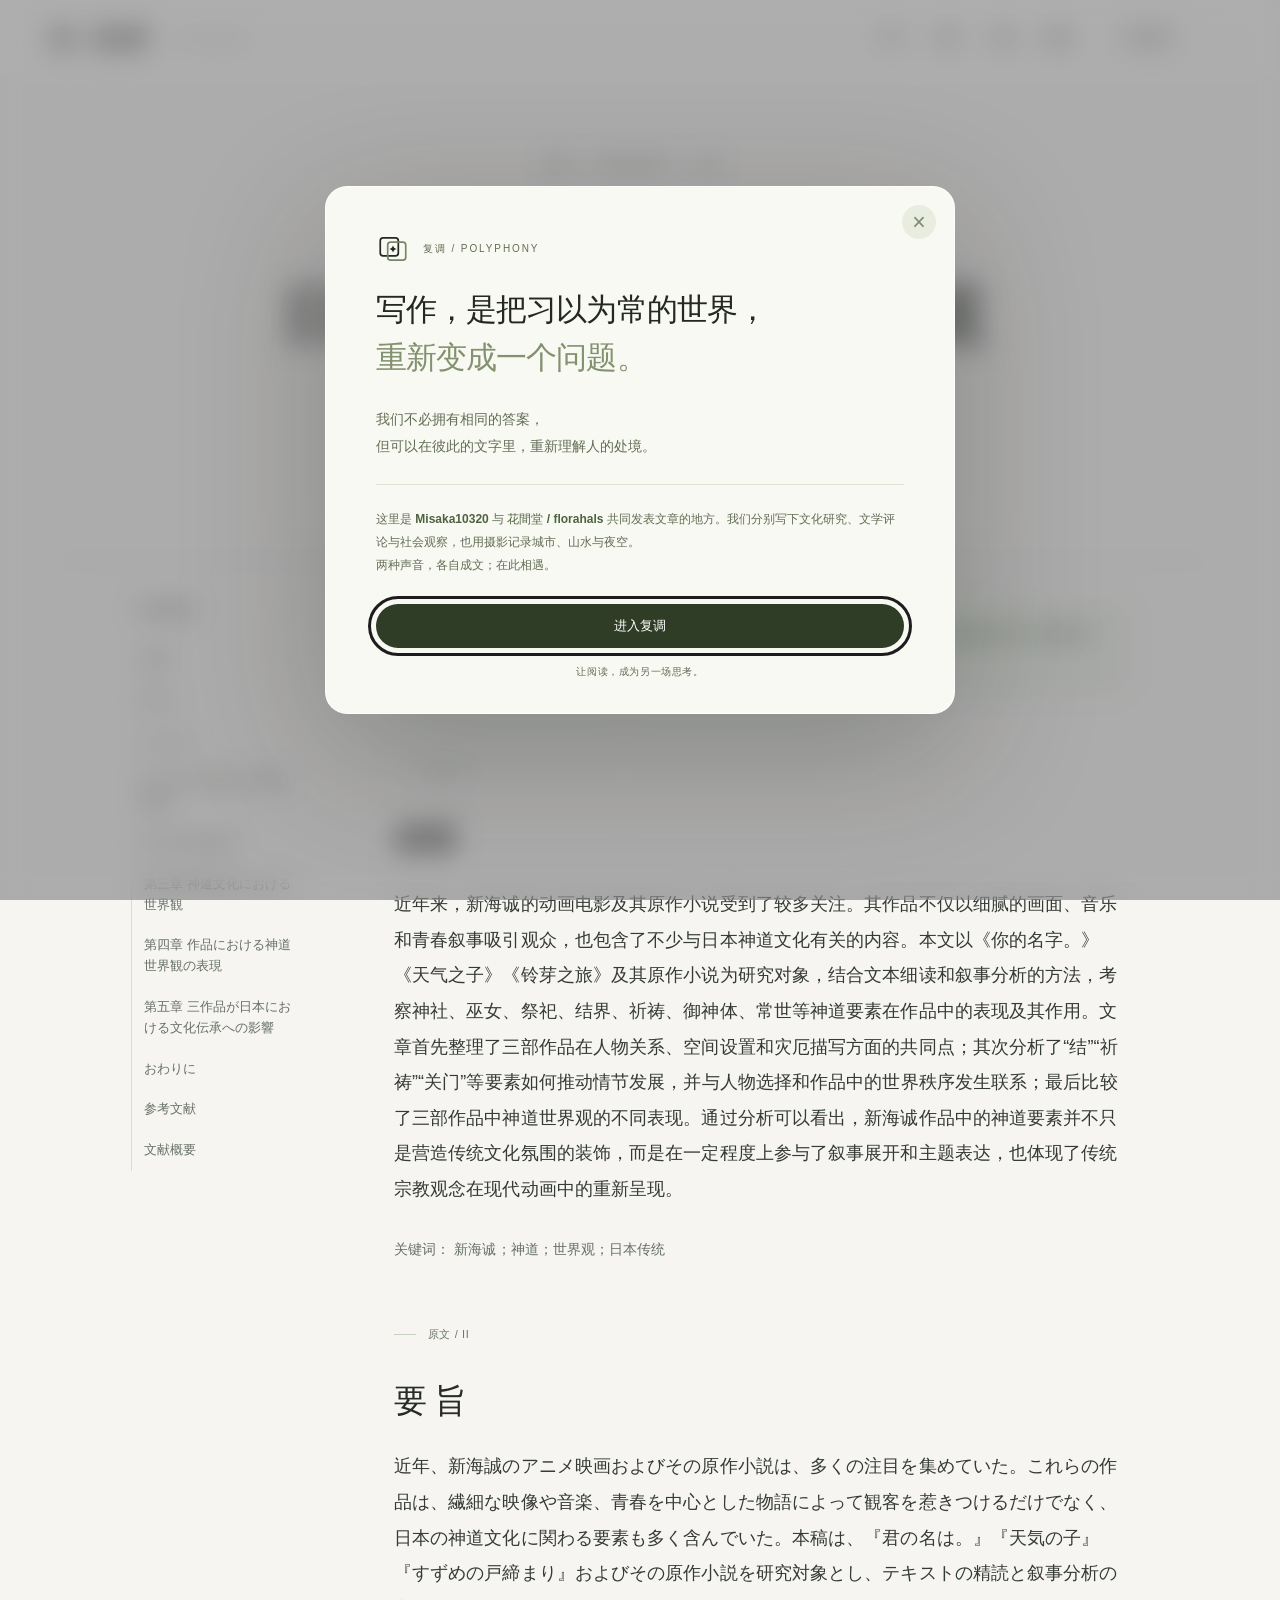
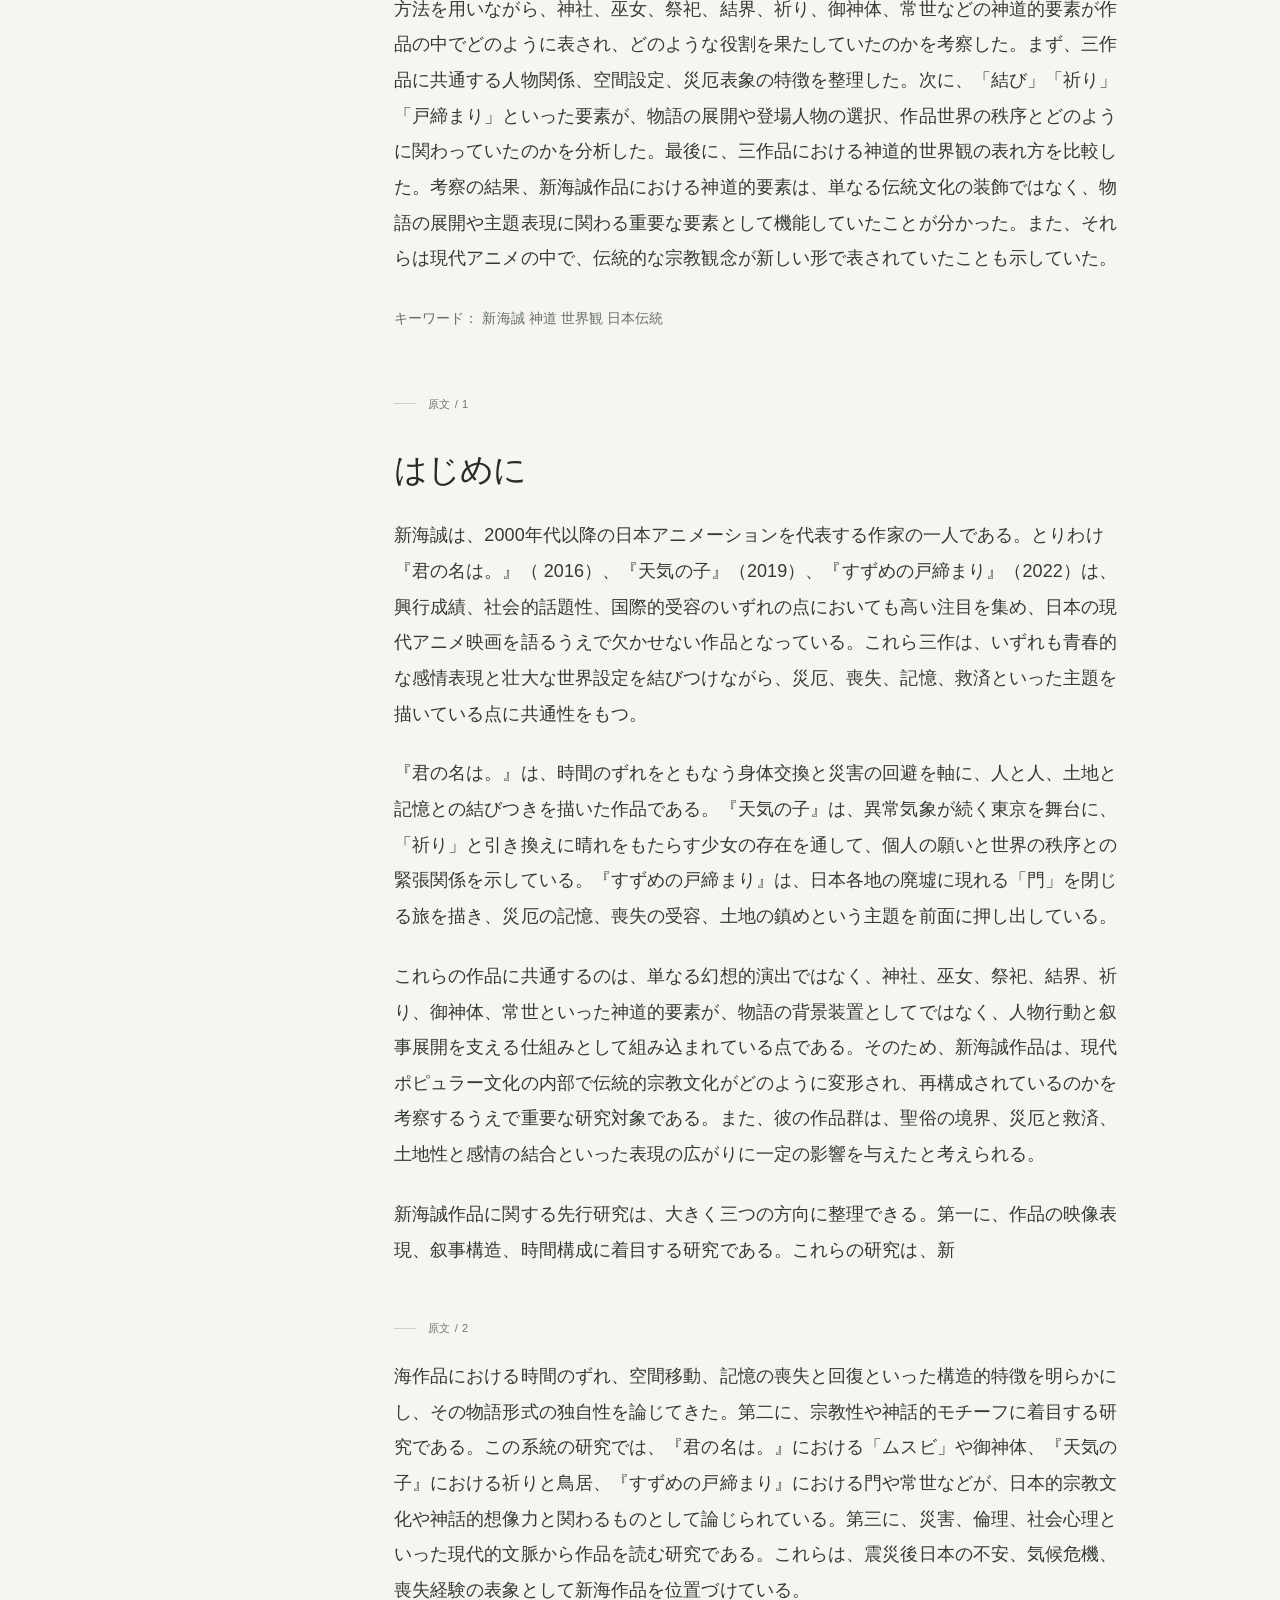
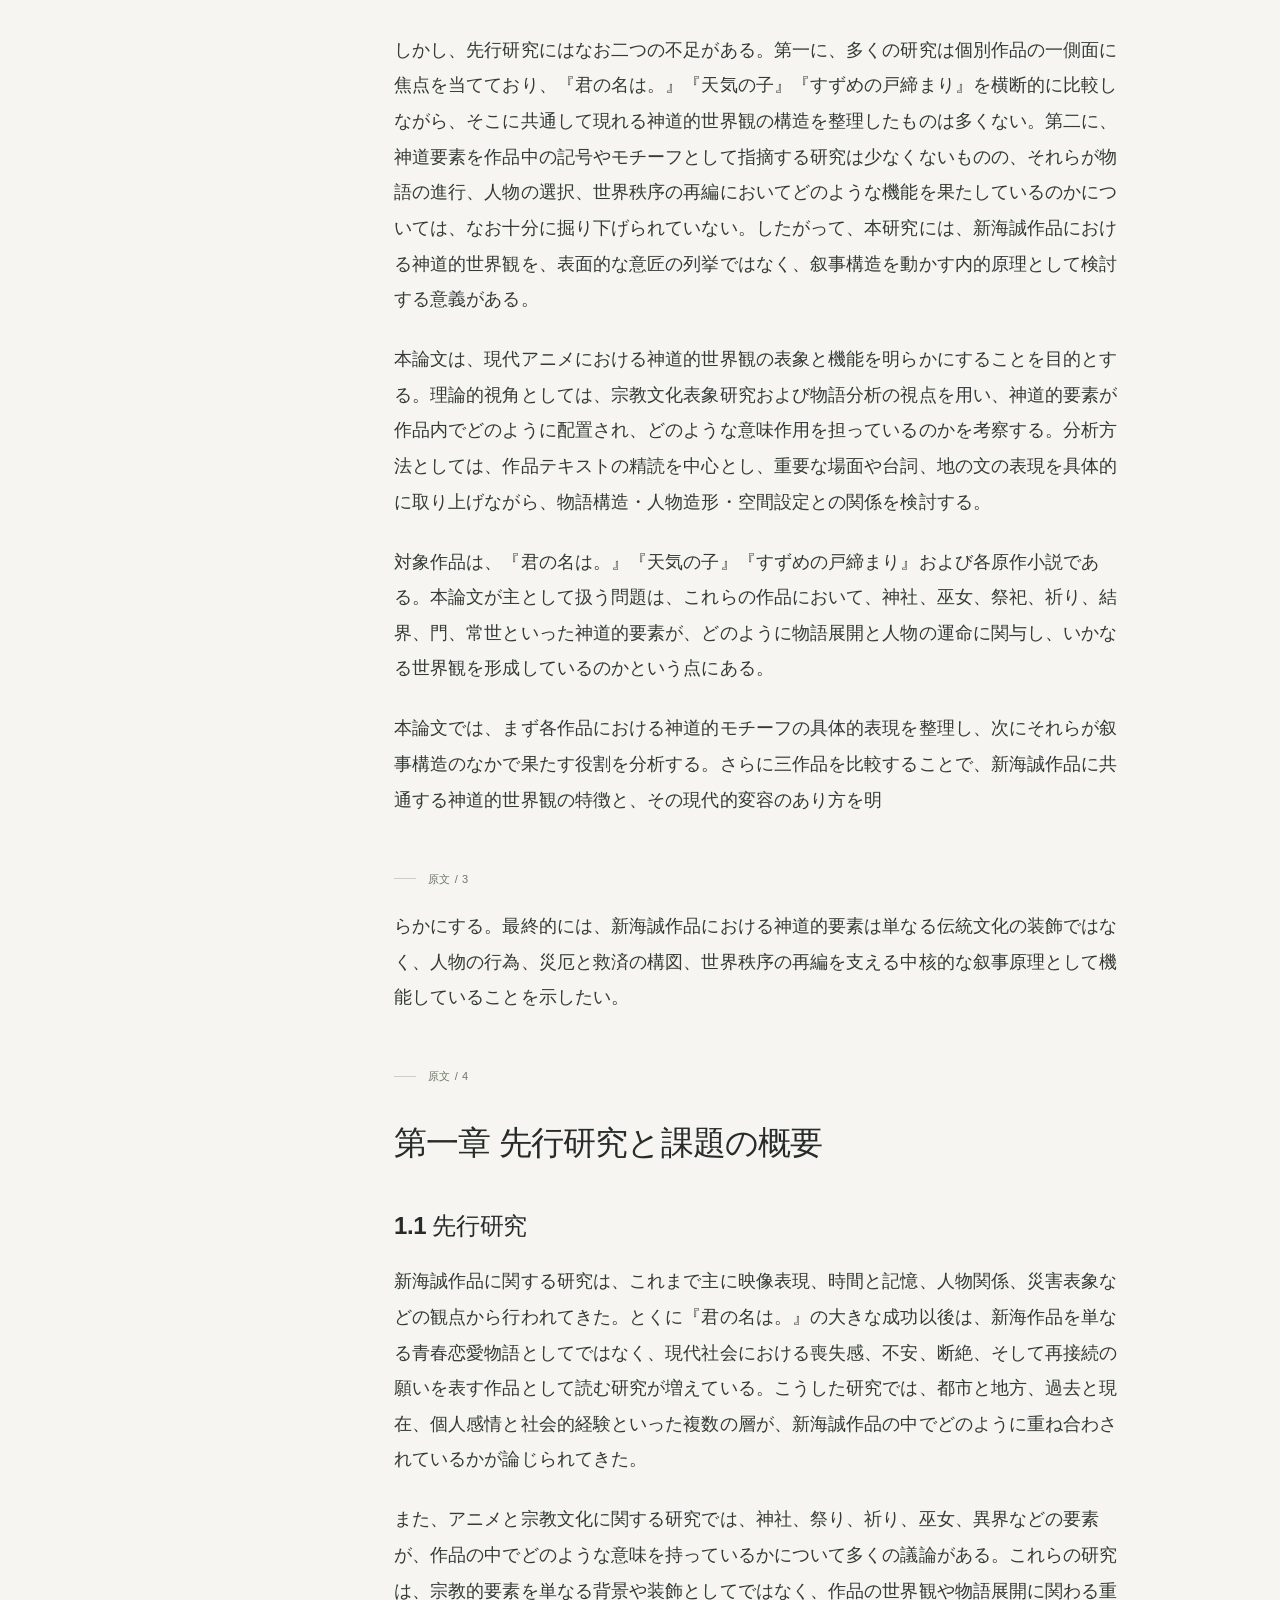
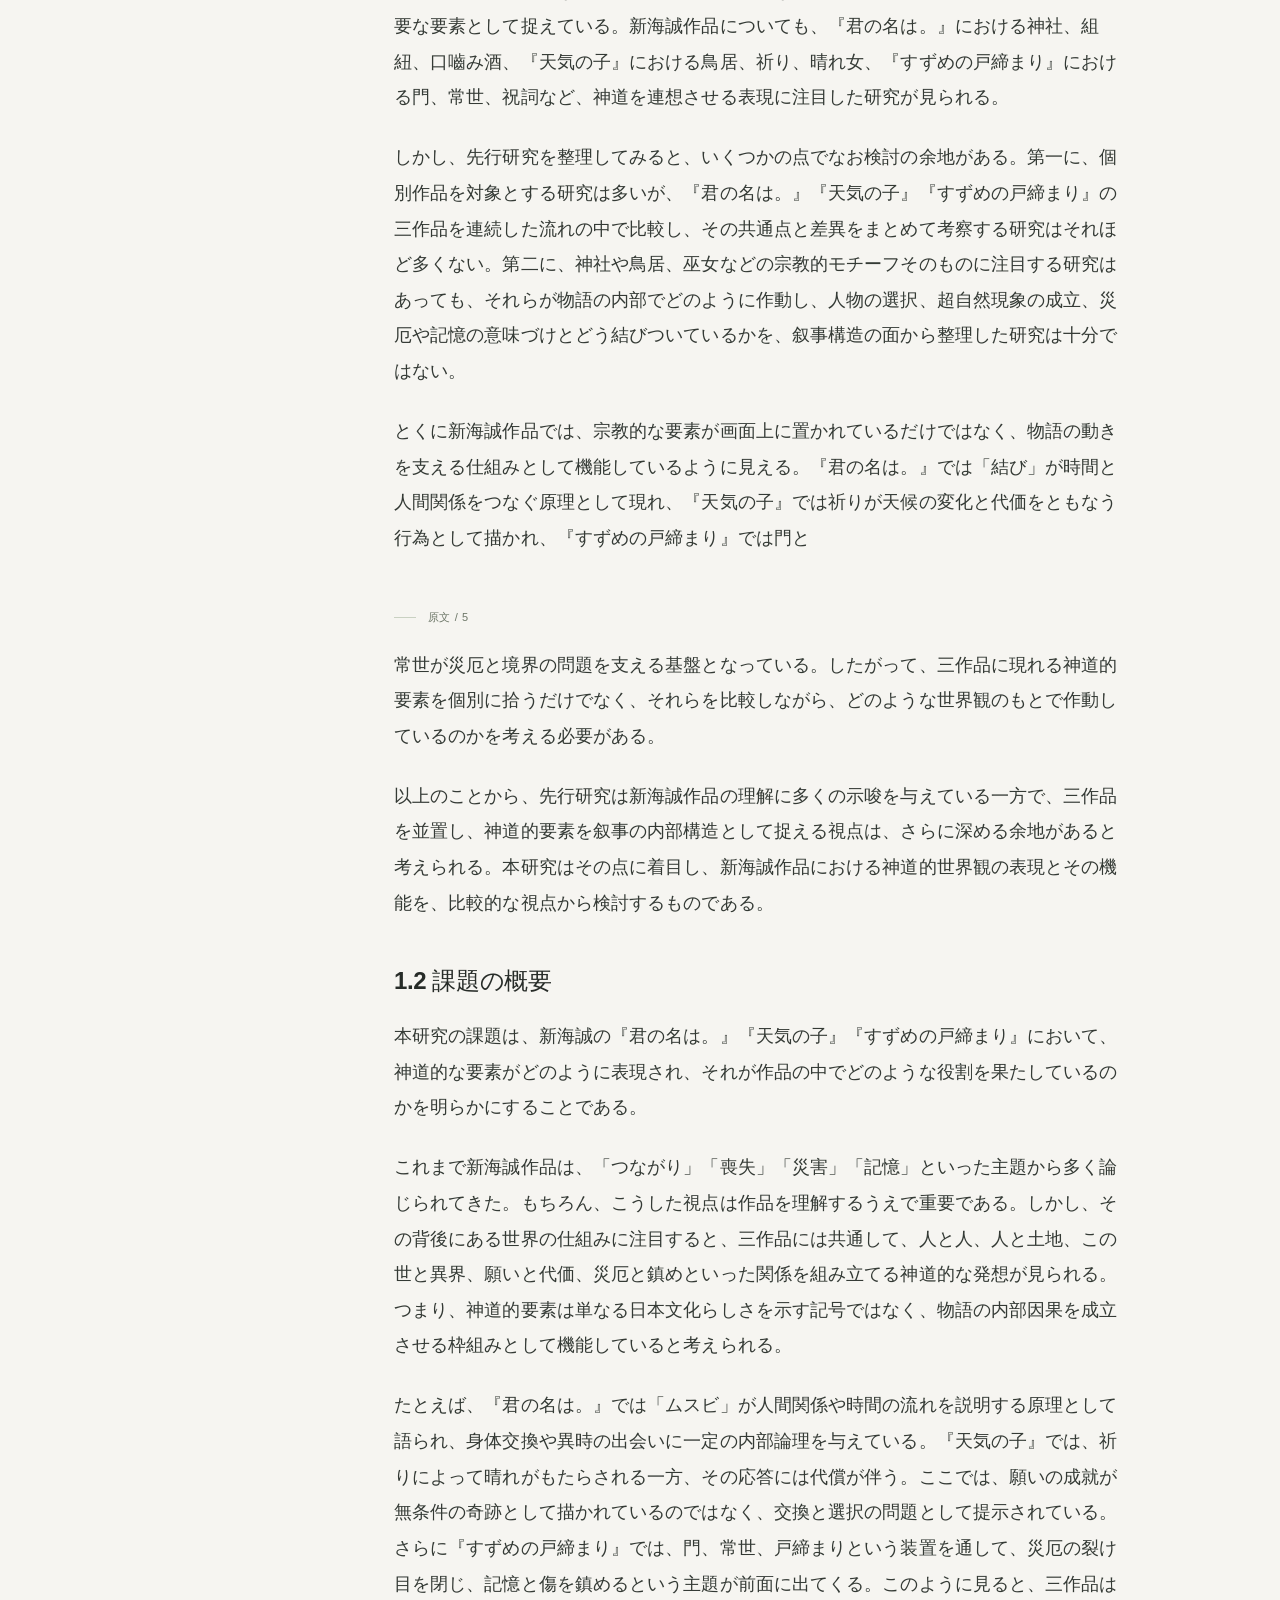
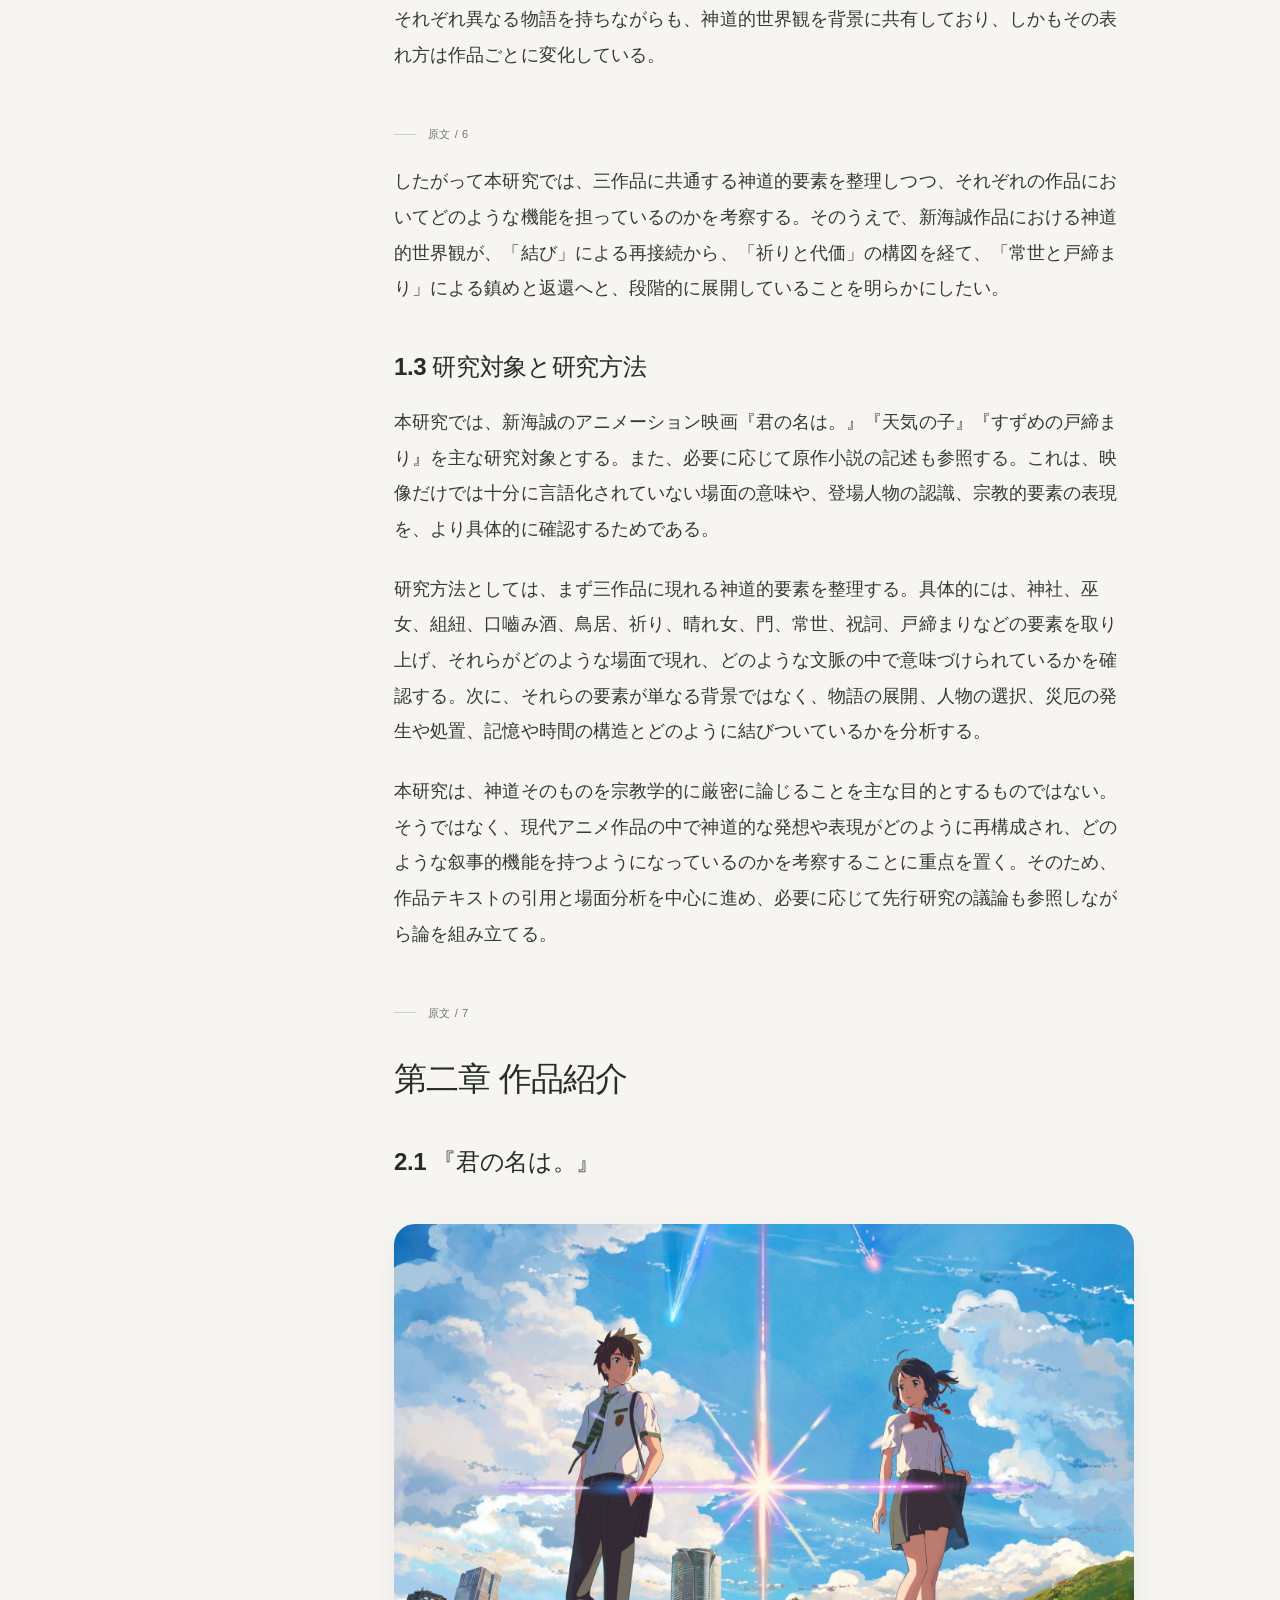
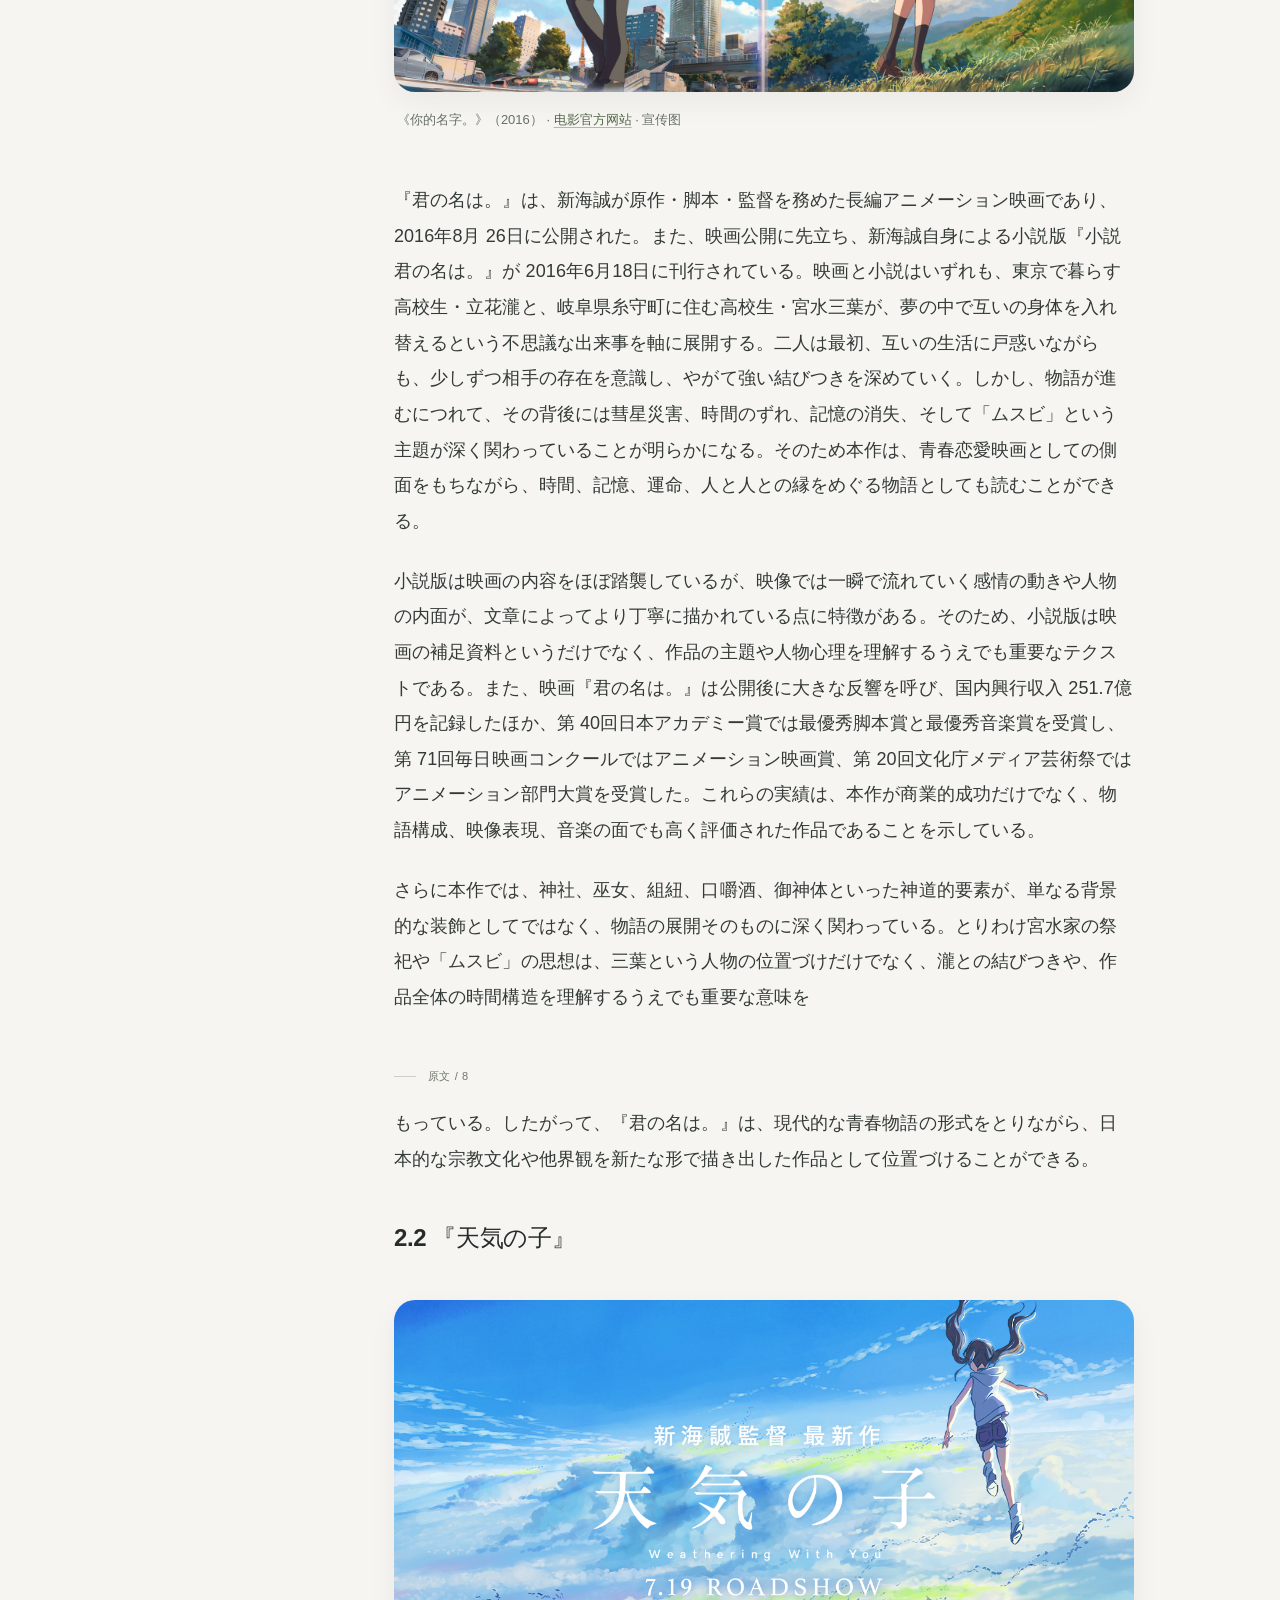
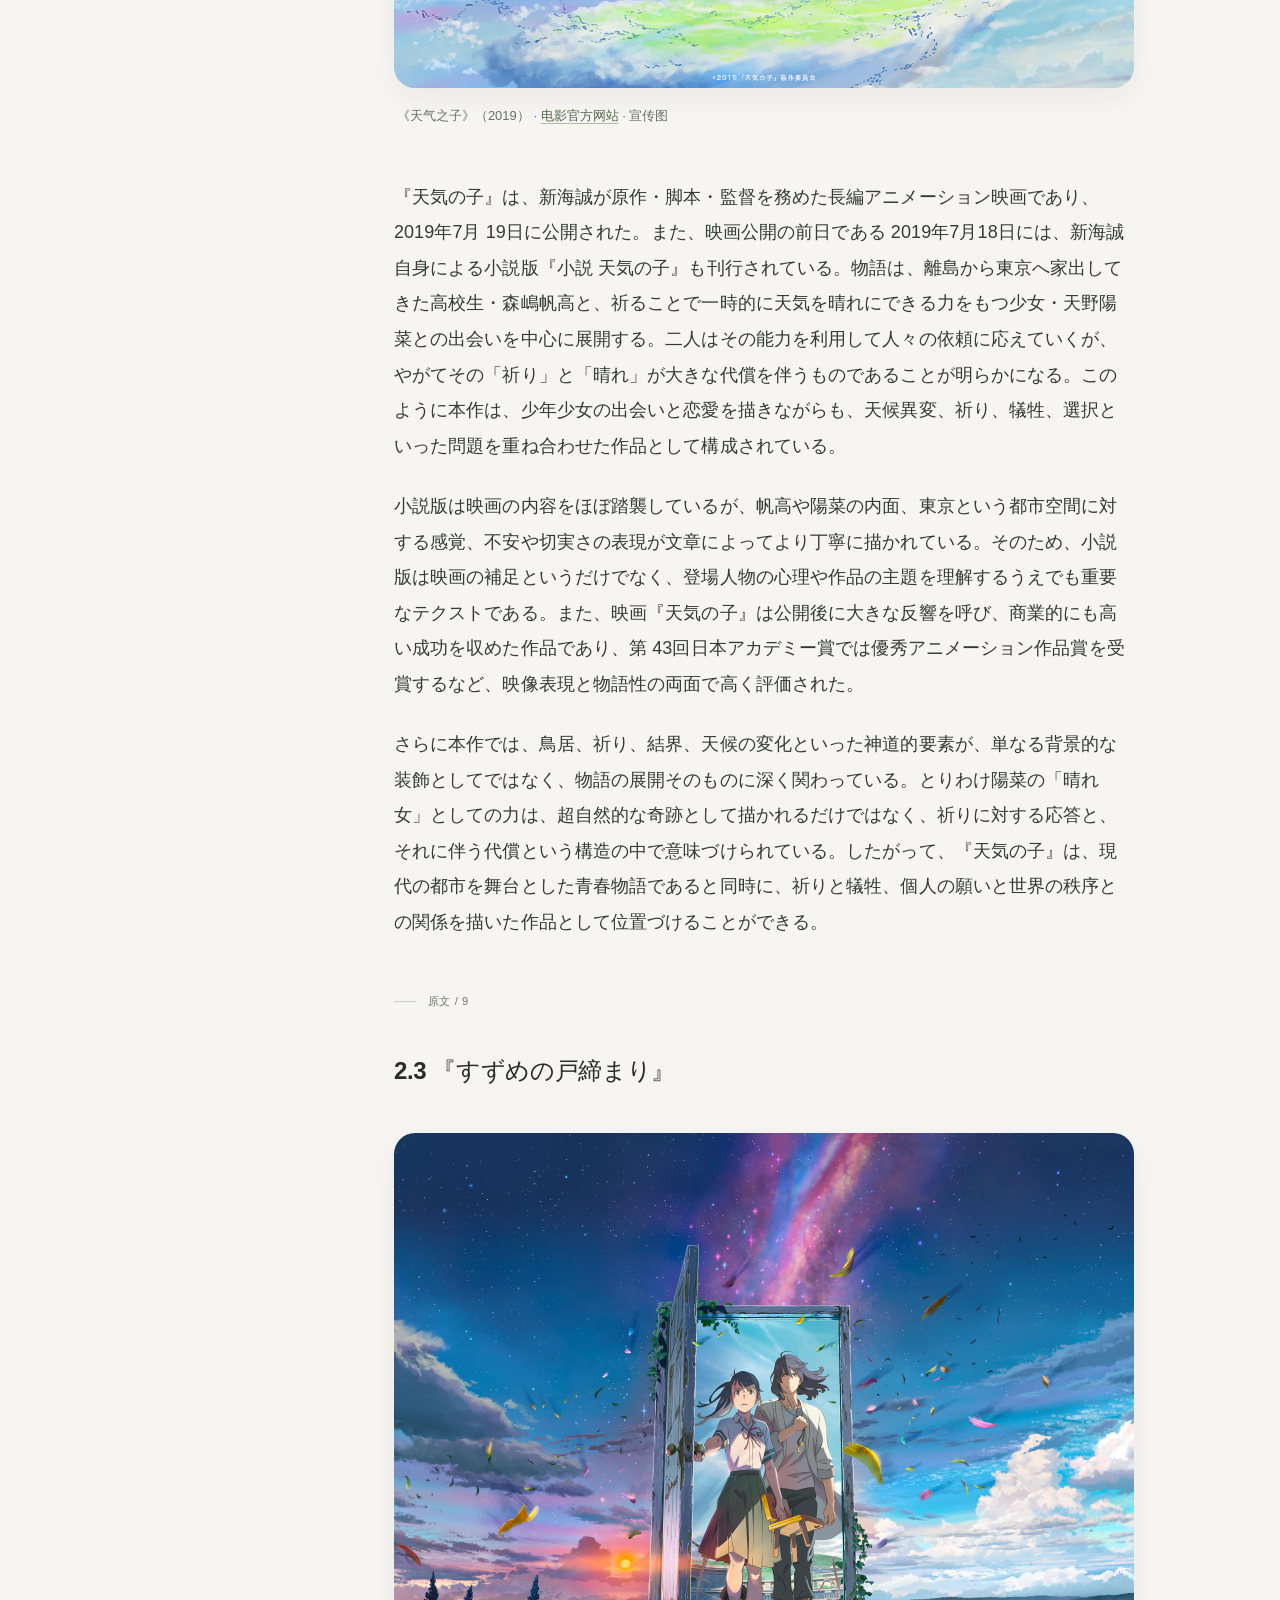
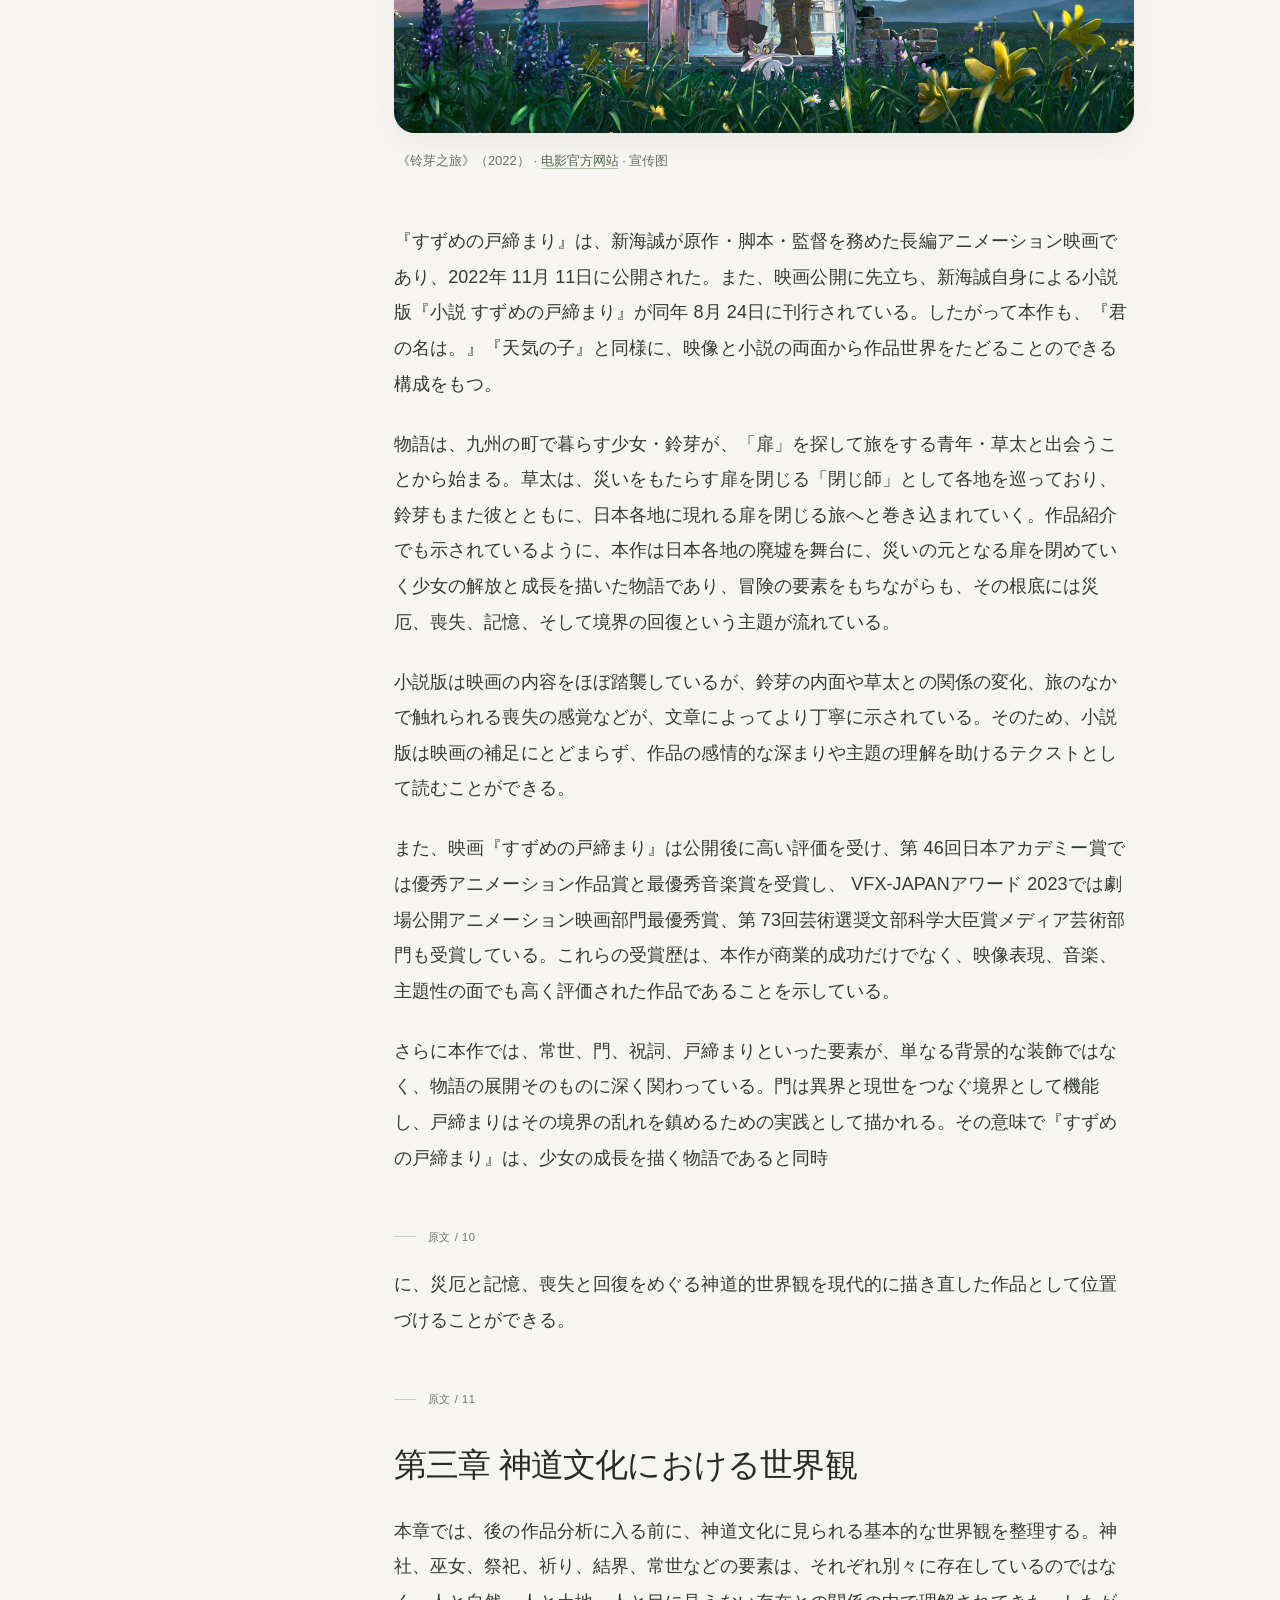
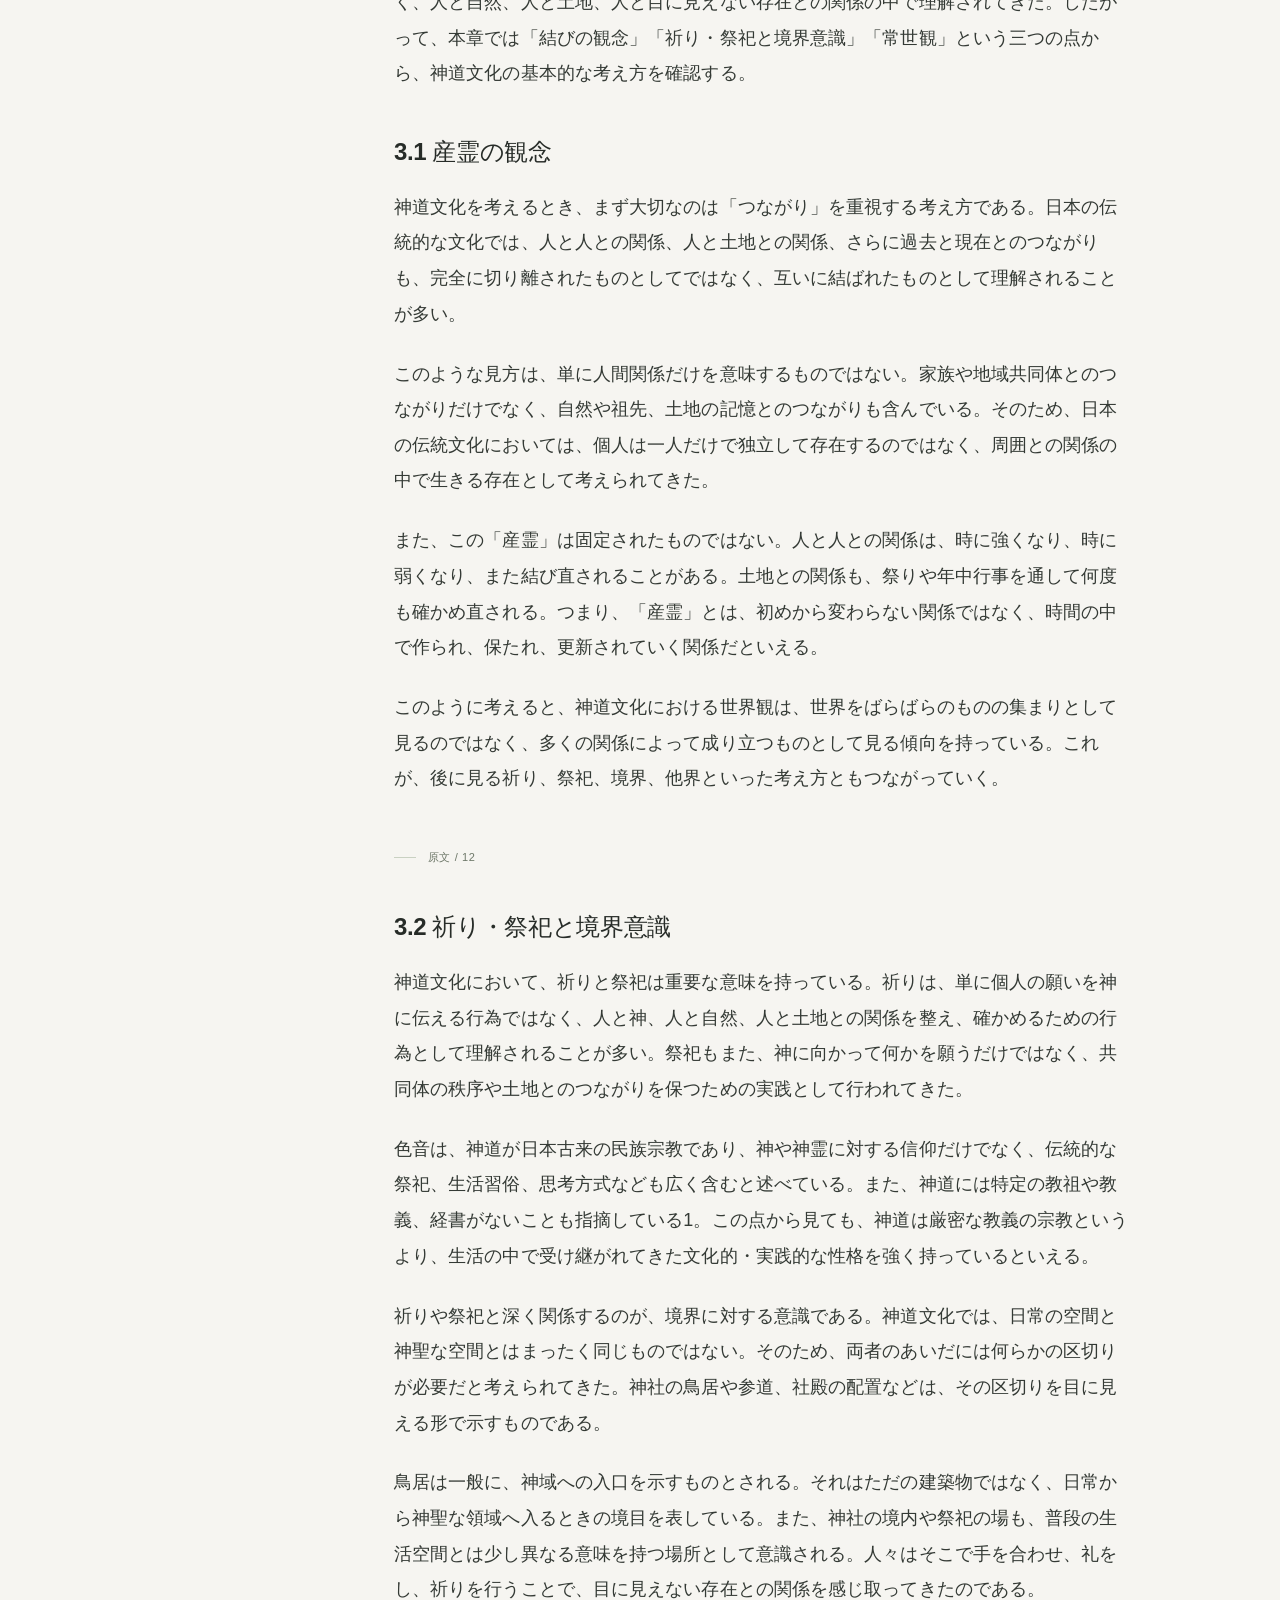
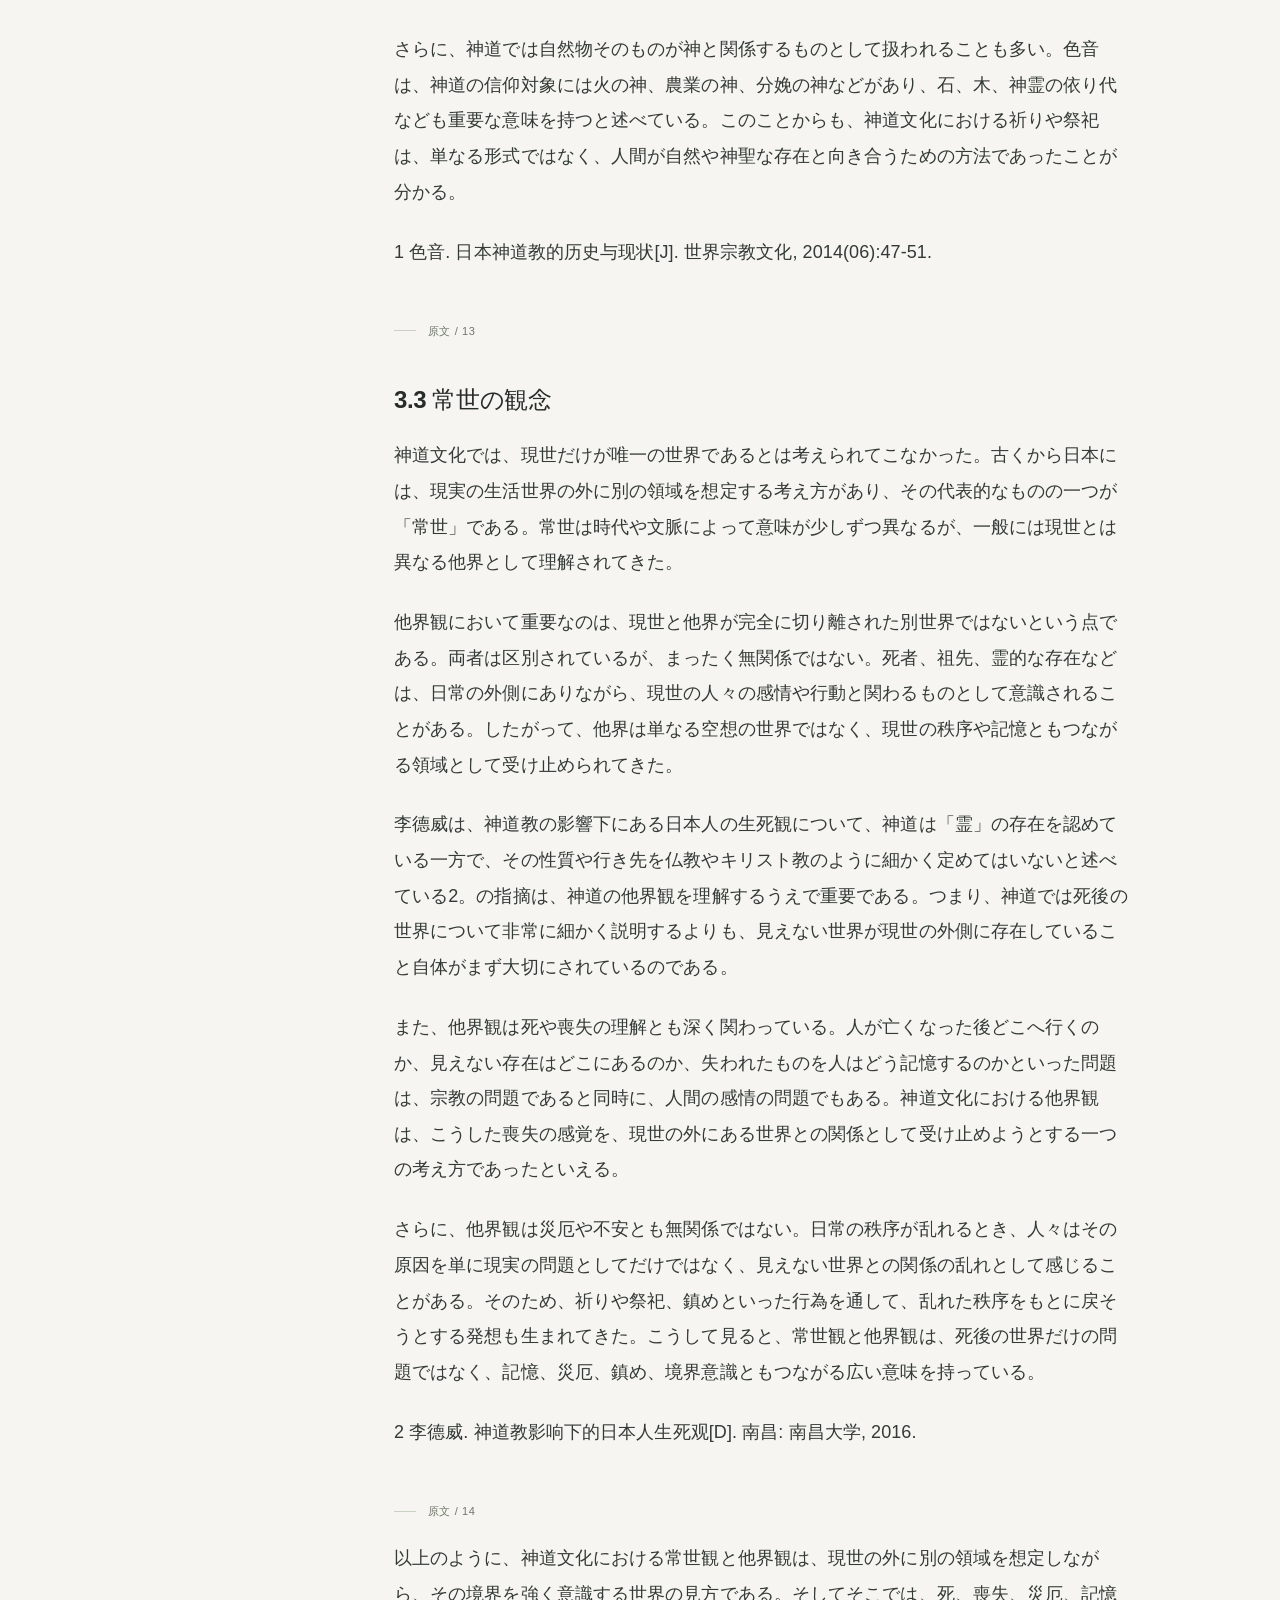
<file: shinto.html>
<!doctype html><html lang="zh-CN"><head><meta charset="utf-8"><meta name="viewport" content="width=device-width,initial-scale=1"><title>日本动漫中的神道世界观 · Misaka10320 · 复调</title><meta name="description" content="以新海诚的《你的名字。》《天气之子》《铃芽之旅》为对象，研究神道要素在叙事中的作用。"><meta name="theme-color" content="#f6f5f1"><link rel="stylesheet" href="assets/vendor/lenis.css"><link rel="stylesheet" href="style.css"><link rel="stylesheet" href="polish.css?v=5"><link rel="stylesheet" href="apple-reading.css?v=20261009"><script src="assets/vendor/lenis.min.js" defer></script><script src="script.js?v=5" defer></script><link rel="icon" href="assets/mark.svg?v=3" type="image/svg+xml"></head><body class="reading-page article-shinto"><a class="skip" href="#article">跳至正文</a><header class="nav"><nav class="nav-inner" aria-label="主导航"><a class="wordmark collective-wordmark" href="index.html"><img class="brand-mark" src="assets/mark.svg?v=3" width="32" height="32" alt="" aria-hidden="true">复调<span>POLYPHONY</span></a><div class="nav-links"><a href="learning.html">学习</a><a href="index.html#selected">文章</a><a href="index.html#authors">作者</a><a href="misaka10320.html#photography">摄影</a><button type="button" data-open-intro>关于复调 <span aria-hidden="true">↗</span></button></div></nav></header><div class="progress" aria-hidden="true"></div><main id="main"><header class="reading-head wrap"><nav class="reading-breadcrumb" aria-label="面包屑"><a href="index.html">复调</a><span aria-hidden="true">/</span><a href="misaka10320.html#writing">Misaka10320</a><span aria-hidden="true">/</span><span aria-current="page">文章</span></nav><p class="eyebrow reading-kicker"><span class="reading-issue" aria-hidden="true">01</span><span>文化研究 · 2026</span></p><h1>日本动漫中的神道世界观</h1><p class="subtitle">——以新海诚的作品为例</p><div class="article-meta"><a href="misaka10320.html">Misaka10320</a><span>2026 年 5 月</span><span>中文摘要 · 日语正文</span></div></header><div class="article-shell wrap"><aside class="contents"><details open><summary>本文目录</summary><a href="#section-1">摘要</a><a href="#section-2">要 旨</a><a href="#section-3">はじめに</a><a href="#section-4">第一章   先行研究と課題の概要</a><a href="#section-8">第二章    作品紹介</a><a href="#section-12">第三章   神道文化における世界観</a><a href="#section-16">第四章    作品における神道世界観の表現</a><a href="#section-20">第五章   三作品が日本における文化伝承への影響</a><a href="#section-24">おわりに</a><a href="#section-25">参考文献</a><a href="#section-26">文献概要</a></details></aside><article id="article" class="prose"><p class="source-note">本文为日语论文，附中文摘要。正文、注释与参考文献依据作者提供的最终版收录，保留原文页码。配图为三部作品的官方宣传图，来源见图片下方。</p><section class="source-page" aria-label="原文第 I 页"><div class="page-mark">原文 / I</div><h2 id="section-1">摘要</h2><p>近年来，新海诚的动画电影及其原作小说受到了较多关注。其作品不仅以细腻的画面、音乐和青春叙事吸引观众，也包含了不少与日本神道文化有关的内容。本文以《你的名字。》《天气之子》《铃芽之旅》及其原作小说为研究对象，结合文本细读和叙事分析的方法，考察神社、巫女、祭祀、结界、祈祷、御神体、常世等神道要素在作品中的表现及其作用。文章首先整理了三部作品在人物关系、空间设置和灾厄描写方面的共同点；其次分析了“结”“祈祷”“关门”等要素如何推动情节发展，并与人物选择和作品中的世界秩序发生联系；最后比较了三部作品中神道世界观的不同表现。通过分析可以看出，新海诚作品中的神道要素并不只是营造传统文化氛围的装饰，而是在一定程度上参与了叙事展开和主题表达，也体现了传统宗教观念在现代动画中的重新呈现。</p><p class="keywords">关键词： 新海诚；神道；世界观；日本传统</p></section><section class="source-page" aria-label="原文第 II 页"><div class="page-mark">原文 / II</div><h2 id="section-2">要 旨</h2><p>近年、新海誠のアニメ映画およびその原作小説は、多くの注目を集めていた。これらの作品は、繊細な映像や音楽、青春を中心とした物語によって観客を惹きつけるだけでなく、日本の神道文化に関わる要素も多く含んでいた。本稿は、『君の名は。』『天気の子』『すずめの戸締まり』およびその原作小説を研究対象とし、テキストの精読と叙事分析の方法を用いながら、神社、巫女、祭祀、結界、祈り、御神体、常世などの神道的要素が作品の中でどのように表され、どのような役割を果たしていたのかを考察した。まず、三作品に共通する人物関係、空間設定、災厄表象の特徴を整理した。次に、「結び」「祈り」「戸締まり」といった要素が、物語の展開や登場人物の選択、作品世界の秩序とどのように関わっていたのかを分析した。最後に、三作品における神道的世界観の表れ方を比較した。考察の結果、新海誠作品における神道的要素は、単なる伝統文化の装飾ではなく、物語の展開や主題表現に関わる重要な要素として機能していたことが分かった。また、それらは現代アニメの中で、伝統的な宗教観念が新しい形で表されていたことも示していた。</p><p class="keywords">キーワード： 新海誠   神道  世界観  日本伝統</p></section><section class="source-page" aria-label="原文第 1 页"><div class="page-mark">原文 / 1</div><h2 id="section-3">はじめに</h2><p>新海誠は、2000年代以降の日本アニメーションを代表する作家の一人である。とりわけ『君の名は。』（   2016）、『天気の子』（2019）、『すずめの戸締まり』（2022）は、興行成績、社会的話題性、国際的受容のいずれの点においても高い注目を集め、日本の現代アニメ映画を語るうえで欠かせない作品となっている。これら三作は、いずれも青春的な感情表現と壮大な世界設定を結びつけながら、災厄、喪失、記憶、救済といった主題を描いている点に共通性をもつ。</p><p>『君の名は。』は、時間のずれをともなう身体交換と災害の回避を軸に、人と人、土地と記憶との結びつきを描いた作品である。『天気の子』は、異常気象が続く東京を舞台に、「祈り」と引き換えに晴れをもたらす少女の存在を通して、個人の願いと世界の秩序との緊張関係を示している。『すずめの戸締まり』は、日本各地の廃墟に現れる「門」を閉じる旅を描き、災厄の記憶、喪失の受容、土地の鎮めという主題を前面に押し出している。</p><p>これらの作品に共通するのは、単なる幻想的演出ではなく、神社、巫女、祭祀、結界、祈り、御神体、常世といった神道的要素が、物語の背景装置としてではなく、人物行動と叙事展開を支える仕組みとして組み込まれている点である。そのため、新海誠作品は、現代ポピュラー文化の内部で伝統的宗教文化がどのように変形され、再構成されているのかを考察するうえで重要な研究対象である。また、彼の作品群は、聖俗の境界、災厄と救済、土地性と感情の結合といった表現の広がりに一定の影響を与えたと考えられる。</p><p>新海誠作品に関する先行研究は、大きく三つの方向に整理できる。第一に、作品の映像表現、叙事構造、時間構成に着目する研究である。これらの研究は、新</p></section><section class="source-page" aria-label="原文第 2 页"><div class="page-mark">原文 / 2</div><p>海作品における時間のずれ、空間移動、記憶の喪失と回復といった構造的特徴を明らかにし、その物語形式の独自性を論じてきた。第二に、宗教性や神話的モチーフに着目する研究である。この系統の研究では、『君の名は。』における「ムスビ」や御神体、『天気の子』における祈りと鳥居、『すずめの戸締まり』における門や常世などが、日本的宗教文化や神話的想像力と関わるものとして論じられている。第三に、災害、倫理、社会心理といった現代的文脈から作品を読む研究である。これらは、震災後日本の不安、気候危機、喪失経験の表象として新海作品を位置づけている。</p><p>しかし、先行研究にはなお二つの不足がある。第一に、多くの研究は個別作品の一側面に焦点を当てており、『君の名は。』『天気の子』『すずめの戸締まり』を横断的に比較しながら、そこに共通して現れる神道的世界観の構造を整理したものは多くない。第二に、神道要素を作品中の記号やモチーフとして指摘する研究は少なくないものの、それらが物語の進行、人物の選択、世界秩序の再編においてどのような機能を果たしているのかについては、なお十分に掘り下げられていない。したがって、本研究には、新海誠作品における神道的世界観を、表面的な意匠の列挙ではなく、叙事構造を動かす内的原理として検討する意義がある。</p><p>本論文は、現代アニメにおける神道的世界観の表象と機能を明らかにすることを目的とする。理論的視角としては、宗教文化表象研究および物語分析の視点を用い、神道的要素が作品内でどのように配置され、どのような意味作用を担っているのかを考察する。分析方法としては、作品テキストの精読を中心とし、重要な場面や台詞、地の文の表現を具体的に取り上げながら、物語構造・人物造形・空間設定との関係を検討する。</p><p>対象作品は、『君の名は。』『天気の子』『すずめの戸締まり』および各原作小説である。本論文が主として扱う問題は、これらの作品において、神社、巫女、祭祀、祈り、結界、門、常世といった神道的要素が、どのように物語展開と人物の運命に関与し、いかなる世界観を形成しているのかという点にある。</p><p>本論文では、まず各作品における神道的モチーフの具体的表現を整理し、次にそれらが叙事構造のなかで果たす役割を分析する。さらに三作品を比較することで、新海誠作品に共通する神道的世界観の特徴と、その現代的変容のあり方を明</p></section><section class="source-page" aria-label="原文第 3 页"><div class="page-mark">原文 / 3</div><p>らかにする。最終的には、新海誠作品における神道的要素は単なる伝統文化の装飾ではなく、人物の行為、災厄と救済の構図、世界秩序の再編を支える中核的な叙事原理として機能していることを示したい。</p></section><section class="source-page" aria-label="原文第 4 页"><div class="page-mark">原文 / 4</div><h2 id="section-4">第一章   先行研究と課題の概要</h2><h3 id="section-5">1.1 先行研究</h3><p>新海誠作品に関する研究は、これまで主に映像表現、時間と記憶、人物関係、災害表象などの観点から行われてきた。とくに『君の名は。』の大きな成功以後は、新海作品を単なる青春恋愛物語としてではなく、現代社会における喪失感、不安、断絶、そして再接続の願いを表す作品として読む研究が増えている。こうした研究では、都市と地方、過去と現在、個人感情と社会的経験といった複数の層が、新海誠作品の中でどのように重ね合わされているかが論じられてきた。</p><p>また、アニメと宗教文化に関する研究では、神社、祭り、祈り、巫女、異界などの要素が、作品の中でどのような意味を持っているかについて多くの議論がある。これらの研究は、宗教的要素を単なる背景や装飾としてではなく、作品の世界観や物語展開に関わる重要な要素として捉えている。新海誠作品についても、『君の名は。』における神社、組紐、口嚙み酒、『天気の子』における鳥居、祈り、晴れ女、『すずめの戸締まり』における門、常世、祝詞など、神道を連想させる表現に注目した研究が見られる。</p><p>しかし、先行研究を整理してみると、いくつかの点でなお検討の余地がある。第一に、個別作品を対象とする研究は多いが、『君の名は。』『天気の子』『すずめの戸締まり』の三作品を連続した流れの中で比較し、その共通点と差異をまとめて考察する研究はそれほど多くない。第二に、神社や鳥居、巫女などの宗教的モチーフそのものに注目する研究はあっても、それらが物語の内部でどのように作動し、人物の選択、超自然現象の成立、災厄や記憶の意味づけとどう結びついているかを、叙事構造の面から整理した研究は十分ではない。</p><p>とくに新海誠作品では、宗教的な要素が画面上に置かれているだけではなく、物語の動きを支える仕組みとして機能しているように見える。『君の名は。』では「結び」が時間と人間関係をつなぐ原理として現れ、『天気の子』では祈りが天候の変化と代価をともなう行為として描かれ、『すずめの戸締まり』では門と</p></section><section class="source-page" aria-label="原文第 5 页"><div class="page-mark">原文 / 5</div><p>常世が災厄と境界の問題を支える基盤となっている。したがって、三作品に現れる神道的要素を個別に拾うだけでなく、それらを比較しながら、どのような世界観のもとで作動しているのかを考える必要がある。</p><p>以上のことから、先行研究は新海誠作品の理解に多くの示唆を与えている一方で、三作品を並置し、神道的要素を叙事の内部構造として捉える視点は、さらに深める余地があると考えられる。本研究はその点に着目し、新海誠作品における神道的世界観の表現とその機能を、比較的な視点から検討するものである。</p><h3 id="section-6">1.2 課題の概要</h3><p>本研究の課題は、新海誠の『君の名は。』『天気の子』『すずめの戸締まり』において、神道的な要素がどのように表現され、それが作品の中でどのような役割を果たしているのかを明らかにすることである。</p><p>これまで新海誠作品は、「つながり」「喪失」「災害」「記憶」といった主題から多く論じられてきた。もちろん、こうした視点は作品を理解するうえで重要である。しかし、その背後にある世界の仕組みに注目すると、三作品には共通して、人と人、人と土地、この世と異界、願いと代価、災厄と鎮めといった関係を組み立てる神道的な発想が見られる。つまり、神道的要素は単なる日本文化らしさを示す記号ではなく、物語の内部因果を成立させる枠組みとして機能していると考えられる。</p><p>たとえば、『君の名は。』では「ムスビ」が人間関係や時間の流れを説明する原理として語られ、身体交換や異時の出会いに一定の内部論理を与えている。『天気の子』では、祈りによって晴れがもたらされる一方、その応答には代償が伴う。ここでは、願いの成就が無条件の奇跡として描かれているのではなく、交換と選択の問題として提示されている。さらに『すずめの戸締まり』では、門、常世、戸締まりという装置を通して、災厄の裂け目を閉じ、記憶と傷を鎮めるという主題が前面に出てくる。このように見ると、三作品はそれぞれ異なる物語を持ちながらも、神道的世界観を背景に共有しており、しかもその表れ方は作品ごとに変化している。</p></section><section class="source-page" aria-label="原文第 6 页"><div class="page-mark">原文 / 6</div><p>したがって本研究では、三作品に共通する神道的要素を整理しつつ、それぞれの作品においてどのような機能を担っているのかを考察する。そのうえで、新海誠作品における神道的世界観が、「結び」による再接続から、「祈りと代価」の構図を経て、「常世と戸締まり」による鎮めと返還へと、段階的に展開していることを明らかにしたい。</p><h3 id="section-7">1.3 研究対象と研究方法</h3><p>本研究では、新海誠のアニメーション映画『君の名は。』『天気の子』『すずめの戸締まり』を主な研究対象とする。また、必要に応じて原作小説の記述も参照する。これは、映像だけでは十分に言語化されていない場面の意味や、登場人物の認識、宗教的要素の表現を、より具体的に確認するためである。</p><p>研究方法としては、まず三作品に現れる神道的要素を整理する。具体的には、神社、巫女、組紐、口嚙み酒、鳥居、祈り、晴れ女、門、常世、祝詞、戸締まりなどの要素を取り上げ、それらがどのような場面で現れ、どのような文脈の中で意味づけられているかを確認する。次に、それらの要素が単なる背景ではなく、物語の展開、人物の選択、災厄の発生や処置、記憶や時間の構造とどのように結びついているかを分析する。</p><p>本研究は、神道そのものを宗教学的に厳密に論じることを主な目的とするものではない。そうではなく、現代アニメ作品の中で神道的な発想や表現がどのように再構成され、どのような叙事的機能を持つようになっているのかを考察することに重点を置く。そのため、作品テキストの引用と場面分析を中心に進め、必要に応じて先行研究の議論も参照しながら論を組み立てる。</p></section><section class="source-page" aria-label="原文第 7 页"><div class="page-mark">原文 / 7</div><h2 id="section-8">第二章    作品紹介</h2><h3 id="section-9">2.1 『君の名は。』</h3><figure class="film-figure"><img src="your-name.jpg" alt="《你的名字。》（2016）官方宣传主视觉" width="1900" height="1200" loading="lazy" decoding="async"><figcaption>《你的名字。》（2016） · <a href="https://www.kiminona.com/" target="_blank" rel="noopener noreferrer">电影官方网站</a> · 宣传图</figcaption></figure><p>『君の名は。』は、新海誠が原作・脚本・監督を務めた長編アニメーション映画であり、2016年8月 26日に公開された。また、映画公開に先立ち、新海誠自身による小説版『小説 君の名は。』が    2016年6月18日に刊行されている。映画と小説はいずれも、東京で暮らす高校生・立花瀧と、岐阜県糸守町に住む高校生・宮水三葉が、夢の中で互いの身体を入れ替えるという不思議な出来事を軸に展開する。二人は最初、互いの生活に戸惑いながらも、少しずつ相手の存在を意識し、やがて強い結びつきを深めていく。しかし、物語が進むにつれて、その背後には彗星災害、時間のずれ、記憶の消失、そして「ムスビ」という主題が深く関わっていることが明らかになる。そのため本作は、青春恋愛映画としての側面をもちながら、時間、記憶、運命、人と人との縁をめぐる物語としても読むことができる。</p><p>小説版は映画の内容をほぼ踏襲しているが、映像では一瞬で流れていく感情の動きや人物の内面が、文章によってより丁寧に描かれている点に特徴がある。そのため、小説版は映画の補足資料というだけでなく、作品の主題や人物心理を理解するうえでも重要なテクストである。また、映画『君の名は。』は公開後に大きな反響を呼び、国内興行収入    251.7億円を記録したほか、第 40回日本アカデミー賞では最優秀脚本賞と最優秀音楽賞を受賞し、第      71回毎日映画コンクールではアニメーション映画賞、第   20回文化庁メディア芸術祭ではアニメーション部門大賞を受賞した。これらの実績は、本作が商業的成功だけでなく、物語構成、映像表現、音楽の面でも高く評価された作品であることを示している。</p><p>さらに本作では、神社、巫女、組紐、口嚼酒、御神体といった神道的要素が、単なる背景的な装飾としてではなく、物語の展開そのものに深く関わっている。とりわけ宮水家の祭祀や「ムスビ」の思想は、三葉という人物の位置づけだけでなく、瀧との結びつきや、作品全体の時間構造を理解するうえでも重要な意味を</p></section><section class="source-page" aria-label="原文第 8 页"><div class="page-mark">原文 / 8</div><p>もっている。したがって、『君の名は。』は、現代的な青春物語の形式をとりながら、日本的な宗教文化や他界観を新たな形で描き出した作品として位置づけることができる。</p><h3 id="section-10">2.2 『天気の子』</h3><figure class="film-figure"><img src="weathering-with-you.png" alt="《天气之子》（2019）官方宣传主视觉" width="1200" height="630" loading="lazy" decoding="async"><figcaption>《天气之子》（2019） · <a href="https://www.tenkinoko.com/" target="_blank" rel="noopener noreferrer">电影官方网站</a> · 宣传图</figcaption></figure><p>『天気の子』は、新海誠が原作・脚本・監督を務めた長編アニメーション映画であり、2019年7月 19日に公開された。また、映画公開の前日である     2019年7月18日には、新海誠自身による小説版『小説     天気の子』も刊行されている。物語は、離島から東京へ家出してきた高校生・森嶋帆高と、祈ることで一時的に天気を晴れにできる力をもつ少女・天野陽菜との出会いを中心に展開する。二人はその能力を利用して人々の依頼に応えていくが、やがてその「祈り」と「晴れ」が大きな代償を伴うものであることが明らかになる。このように本作は、少年少女の出会いと恋愛を描きながらも、天候異変、祈り、犠牲、選択といった問題を重ね合わせた作品として構成されている。</p><p>小説版は映画の内容をほぼ踏襲しているが、帆高や陽菜の内面、東京という都市空間に対する感覚、不安や切実さの表現が文章によってより丁寧に描かれている。そのため、小説版は映画の補足というだけでなく、登場人物の心理や作品の主題を理解するうえでも重要なテクストである。また、映画『天気の子』は公開後に大きな反響を呼び、商業的にも高い成功を収めた作品であり、第        43回日本アカデミー賞では優秀アニメーション作品賞を受賞するなど、映像表現と物語性の両面で高く評価された。</p><p>さらに本作では、鳥居、祈り、結界、天候の変化といった神道的要素が、単なる背景的な装飾としてではなく、物語の展開そのものに深く関わっている。とりわけ陽菜の「晴れ女」としての力は、超自然的な奇跡として描かれるだけではなく、祈りに対する応答と、それに伴う代償という構造の中で意味づけられている。したがって、『天気の子』は、現代の都市を舞台とした青春物語であると同時に、祈りと犠牲、個人の願いと世界の秩序との関係を描いた作品として位置づけることができる。</p></section><section class="source-page" aria-label="原文第 9 页"><div class="page-mark">原文 / 9</div><h3 id="section-11">2.3 『すずめの戸締まり』</h3><figure class="film-figure"><img src="suzume.jpg" alt="《铃芽之旅》（2022）官方宣传主视觉" width="2960" height="2400" loading="lazy" decoding="async"><figcaption>《铃芽之旅》（2022） · <a href="https://suzume-tojimari-movie.jp/" target="_blank" rel="noopener noreferrer">电影官方网站</a> · 宣传图</figcaption></figure><p>『すずめの戸締まり』は、新海誠が原作・脚本・監督を務めた長編アニメーション映画であり、2022年 11月 11日に公開された。また、映画公開に先立ち、新海誠自身による小説版『小説 すずめの戸締まり』が同年      8月 24日に刊行されている。したがって本作も、『君の名は。』『天気の子』と同様に、映像と小説の両面から作品世界をたどることのできる構成をもつ。</p><p>物語は、九州の町で暮らす少女・鈴芽が、「扉」を探して旅をする青年・草太と出会うことから始まる。草太は、災いをもたらす扉を閉じる「閉じ師」として各地を巡っており、鈴芽もまた彼とともに、日本各地に現れる扉を閉じる旅へと巻き込まれていく。作品紹介でも示されているように、本作は日本各地の廃墟を舞台に、災いの元となる扉を閉めていく少女の解放と成長を描いた物語であり、冒険の要素をもちながらも、その根底には災厄、喪失、記憶、そして境界の回復という主題が流れている。</p><p>小説版は映画の内容をほぼ踏襲しているが、鈴芽の内面や草太との関係の変化、旅のなかで触れられる喪失の感覚などが、文章によってより丁寧に示されている。そのため、小説版は映画の補足にとどまらず、作品の感情的な深まりや主題の理解を助けるテクストとして読むことができる。</p><p>また、映画『すずめの戸締まり』は公開後に高い評価を受け、第        46回日本アカデミー賞では優秀アニメーション作品賞と最優秀音楽賞を受賞し、         VFX-JAPANアワード 2023では劇場公開アニメーション映画部門最優秀賞、第      73回芸術選奨文部科学大臣賞メディア芸術部門も受賞している。これらの受賞歴は、本作が商業的成功だけでなく、映像表現、音楽、主題性の面でも高く評価された作品であることを示している。</p><p>さらに本作では、常世、門、祝詞、戸締まりといった要素が、単なる背景的な装飾ではなく、物語の展開そのものに深く関わっている。門は異界と現世をつなぐ境界として機能し、戸締まりはその境界の乱れを鎮めるための実践として描かれる。その意味で『すずめの戸締まり』は、少女の成長を描く物語であると同時</p></section><section class="source-page" aria-label="原文第 10 页"><div class="page-mark">原文 / 10</div><p>に、災厄と記憶、喪失と回復をめぐる神道的世界観を現代的に描き直した作品として位置づけることができる。</p></section><section class="source-page" aria-label="原文第 11 页"><div class="page-mark">原文 / 11</div><h2 id="section-12">第三章   神道文化における世界観</h2><p>本章では、後の作品分析に入る前に、神道文化に見られる基本的な世界観を整理する。神社、巫女、祭祀、祈り、結界、常世などの要素は、それぞれ別々に存在しているのではなく、人と自然、人と土地、人と目に見えない存在との関係の中で理解されてきた。したがって、本章では「結びの観念」「祈り・祭祀と境界意識」「常世観」という三つの点から、神道文化の基本的な考え方を確認する。</p><h3 id="section-13">3.1 産霊の観念</h3><p>神道文化を考えるとき、まず大切なのは「つながり」を重視する考え方である。日本の伝統的な文化では、人と人との関係、人と土地との関係、さらに過去と現在とのつながりも、完全に切り離されたものとしてではなく、互いに結ばれたものとして理解されることが多い。</p><p>このような見方は、単に人間関係だけを意味するものではない。家族や地域共同体とのつながりだけでなく、自然や祖先、土地の記憶とのつながりも含んでいる。そのため、日本の伝統文化においては、個人は一人だけで独立して存在するのではなく、周囲との関係の中で生きる存在として考えられてきた。</p><p>また、この「産霊」は固定されたものではない。人と人との関係は、時に強くなり、時に弱くなり、また結び直されることがある。土地との関係も、祭りや年中行事を通して何度も確かめ直される。つまり、「産霊」とは、初めから変わらない関係ではなく、時間の中で作られ、保たれ、更新されていく関係だといえる。</p><p>このように考えると、神道文化における世界観は、世界をばらばらのものの集まりとして見るのではなく、多くの関係によって成り立つものとして見る傾向を持っている。これが、後に見る祈り、祭祀、境界、他界といった考え方ともつながっていく。</p></section><section class="source-page" aria-label="原文第 12 页"><div class="page-mark">原文 / 12</div><h3 id="section-14">3.2 祈り・祭祀と境界意識</h3><p>神道文化において、祈りと祭祀は重要な意味を持っている。祈りは、単に個人の願いを神に伝える行為ではなく、人と神、人と自然、人と土地との関係を整え、確かめるための行為として理解されることが多い。祭祀もまた、神に向かって何かを願うだけではなく、共同体の秩序や土地とのつながりを保つための実践として行われてきた。</p><p>色音は、神道が日本古来の民族宗教であり、神や神霊に対する信仰だけでなく、伝統的な祭祀、生活習俗、思考方式なども広く含むと述べている。また、神道には特定の教祖や教義、経書がないことも指摘している1。この点から見ても、神道は厳密な教義の宗教というより、生活の中で受け継がれてきた文化的・実践的な性格を強く持っているといえる。</p><p>祈りや祭祀と深く関係するのが、境界に対する意識である。神道文化では、日常の空間と神聖な空間とはまったく同じものではない。そのため、両者のあいだには何らかの区切りが必要だと考えられてきた。神社の鳥居や参道、社殿の配置などは、その区切りを目に見える形で示すものである。</p><p>鳥居は一般に、神域への入口を示すものとされる。それはただの建築物ではなく、日常から神聖な領域へ入るときの境目を表している。また、神社の境内や祭祀の場も、普段の生活空間とは少し異なる意味を持つ場所として意識される。人々はそこで手を合わせ、礼をし、祈りを行うことで、目に見えない存在との関係を感じ取ってきたのである。</p><p>さらに、神道では自然物そのものが神と関係するものとして扱われることも多い。色音は、神道の信仰対象には火の神、農業の神、分娩の神などがあり、石、木、神霊の依り代なども重要な意味を持つと述べている。このことからも、神道文化における祈りや祭祀は、単なる形式ではなく、人間が自然や神聖な存在と向き合うための方法であったことが分かる。</p><p>1 色音. 日本神道教的历史与现状[J]. 世界宗教文化, 2014(06):47-51.</p></section><section class="source-page" aria-label="原文第 13 页"><div class="page-mark">原文 / 13</div><h3 id="section-15">3.3 常世の観念</h3><p>神道文化では、現世だけが唯一の世界であるとは考えられてこなかった。古くから日本には、現実の生活世界の外に別の領域を想定する考え方があり、その代表的なものの一つが「常世」である。常世は時代や文脈によって意味が少しずつ異なるが、一般には現世とは異なる他界として理解されてきた。</p><p>他界観において重要なのは、現世と他界が完全に切り離された別世界ではないという点である。両者は区別されているが、まったく無関係ではない。死者、祖先、霊的な存在などは、日常の外側にありながら、現世の人々の感情や行動と関わるものとして意識されることがある。したがって、他界は単なる空想の世界ではなく、現世の秩序や記憶ともつながる領域として受け止められてきた。</p><p>李德威は、神道教の影響下にある日本人の生死観について、神道は「霊」の存在を認めている一方で、その性質や行き先を仏教やキリスト教のように細かく定めてはいないと述べている2。の指摘は、神道の他界観を理解するうえで重要である。つまり、神道では死後の世界について非常に細かく説明するよりも、見えない世界が現世の外側に存在していること自体がまず大切にされているのである。</p><p>また、他界観は死や喪失の理解とも深く関わっている。人が亡くなった後どこへ行くのか、見えない存在はどこにあるのか、失われたものを人はどう記憶するのかといった問題は、宗教の問題であると同時に、人間の感情の問題でもある。神道文化における他界観は、こうした喪失の感覚を、現世の外にある世界との関係として受け止めようとする一つの考え方であったといえる。</p><p>さらに、他界観は災厄や不安とも無関係ではない。日常の秩序が乱れるとき、人々はその原因を単に現実の問題としてだけではなく、見えない世界との関係の乱れとして感じることがある。そのため、祈りや祭祀、鎮めといった行為を通して、乱れた秩序をもとに戻そうとする発想も生まれてきた。こうして見ると、常世観と他界観は、死後の世界だけの問題ではなく、記憶、災厄、鎮め、境界意識ともつながる広い意味を持っている。</p><p>2 李德威. 神道教影响下的日本人生死观[D]. 南昌: 南昌大学, 2016.</p></section><section class="source-page" aria-label="原文第 14 页"><div class="page-mark">原文 / 14</div><p>以上のように、神道文化における常世観と他界観は、現世の外に別の領域を想定しながら、その境界を強く意識する世界の見方である。そしてそこでは、死、喪失、災厄、記憶といった経験が、個人だけの問題としてではなく、より広い世界の構造の中で理解されているのである。</p></section><section class="source-page" aria-label="原文第 15 页"><div class="page-mark">原文 / 15</div><h2 id="section-16">第四章    作品における神道世界観の表現</h2><p>本章では、原作テキストの引用と場面分析を通じて、三作品における神道世界観の表現を具体的に検討する。引用箇所とその解釈は本章に集約し、第一章の作品紹介と区別して叙述する。</p><h3 id="section-17">4.1 『君の名は。』と産霊</h3><p>『君の名は。』の小説および映画において、「ムスビ」は全編を貫く重要な手掛かりである。初出は、隕石災害直前に三葉と瀧が最後に身体を入れ替えた局面で、瀧が三葉の視点で自らの身体を動かし、口嚼酒を奉納しに向かう道中、三葉の祖母が三葉（瀧）に向けて「結び」を説明する場面である。</p><p>「ムスビって知っとる？」</p><p>「ムスビ？」</p><p>俺のリュックを腹に抱えた四葉が、隣で訊き返す。木々の隙間の眼下には、</p><p>丸い湖の全体が見えている。ずいぶん高く登ってきたのだ。婆ちゃんを背負っ</p><p>て登り続けて、三葉の体は汗だくだ。</p><p>「土地の氏神さまのことをな、古い言葉で産霊って呼ぶんやさ。この言葉</p><p>には、いくつもの深いふかーい意味がある」</p><p>神さま？唐突になんの話だ？でも、まんが日本昔話みたいな婆ちゃんの声</p><p>には不思議な説得力がある。知っとるかい？とふたたび婆ちゃんは言う。</p><p>「糸を繫げることもムスビ、人を繫げることもムスビ、時間が流れること</p><p>もムスビ、ぜんぶ、同じ言葉を使う。それは神さまの呼び名であり、神さまの</p><p>力や。ワシらの作る組紐も、神さまの技、時間の流れそのものを顕しとる」</p></section><section class="source-page" aria-label="原文第 16 页"><div class="page-mark">原文 / 16</div><p>このように、「ムスビ」は単なる言葉の説明ではなく、作品全体を理解するための重要な考え方として示されている。身体交換や記憶のずれ、そして最後の再会は、それぞれ別々の奇跡として起こるのではなく、「結び」という発想のもとで互いに関係づけられていると考えられる。この点は、宗教的な語彙や観念がマンガやアニメなどのポップカルチャーの中で、新たな物語表現として用いられていることとも関係している3。</p><p>また、物語の構造という面から見ても、この説明は作品中の超自然的な出来事に一定の筋道を与えている。もし身体交換や記憶の断裂を単なる偶然の出来事として見るなら、それらは不思議な現象にとどまる。しかし、「ムスビ」が人と時間をつなぐ力として示されることで、身体交換、時間を超えた出会い、忘却、再会は同じ枠組みの中で理解できるようになる。つまり、「結び」は出来事をあとから説明するための言葉ではなく、物語そのものを支える考え方として機能しているのである。このように宗教的な概念が物語の展開を支える形で用いられている点は、ポピュラー文化の中で宗教語彙が新たな意味を与えられていることとも重なる4。</p><p>さらに、「ムスビ」は三葉という人物の位置づけにも深く関わっている。祖母は「ムスビ」を語るときに「土地の氏神さま」を強調し、組紐を「時間の流れそのものを顕す」ものとして説明している。ここから分かるのは、三葉の巫女的な性格が単なる地方色の表現ではなく、「結び」という仕組みそのものと結びついているということである。三葉はただ不思議な出来事に巻き込まれる少女ではなく、時間や記憶と関わる家系の中に置かれた人物として描かれている。そのため、口嚼酒や御神体への奉納も単なる小道具ではなく、人物と時間、記憶をつなぐ重要な役割を果たしていると考えられる5,6。</p><p>3周政. 新海诚动画电影中的时空叙事研究——以《你的名字》为例[J]. 剧影月报, 2025(01):1-3.</p><p>4石井研士. ポップカルチャーと宗教：マンガ・アニメにおける「生まれかわり」[J]. 國學院大學大学院紀要, 2016(48): 1-17.</p><p>5山根（吉長）智恵. 「君の名は。」の魅力―その普遍性と特殊性[J]. 山陽論叢, 2020(27): 83-95.</p><p>6 許光俊. 「君の名は。」について[J]. 教養論叢, 2020(141): 103-124.</p></section><section class="source-page" aria-label="原文第 17 页"><div class="page-mark">原文 / 17</div><h3 id="section-18">4.2 『天気の子』と祈り</h3><p>『君の名は。』が「  ムスビ」を顕名化し概念化したのに対し、『天気の子』と『すずめの戸締まり』ではこの語が直接反復される度合いは小さい。しかし両作には、儀礼、境界、交換や鎮めを通して、人と人、人と世界とを結びつけようとする共通した発想が認められる。『天気の子』を通底するのは、「祈り」という現象と「境界と結界」の象徴である。</p><p>原作テキストにおいて「祈り」現象が最初に現れるのは、森嶋帆高と天野陽菜が初めて出会った場面で、陽菜が帆高を廃ビルの屋上へ連れて行き、祈りによって空を晴らすくだりである。</p><p>思わず空を見上げた。灰色の雨雲と相変わらずの雨。少女を見ると、両手を組</p><p>んで祈るように目をつむっている。</p><p>「ねえ、それってどういう意味……」言いかけて、僕は言葉を飲み込んだ。</p><p>少女がうっすらと光っていた。いやちがう、どこからか、淡い光が少女に当た</p><p>っていた。いつの間にか吹き始めた風が、少女の二つ結びをふわりと持ち上げ</p><p>ている。しだいに光が強くなる。少女の肌と髪が、光を浴びて金色に輝く。ま</p><p>さか──僕は空を見上げた。</p><p>この引用箇所が示すように、「祈り」は単なる願いごとではなく、現実の変化を引き起こす行為として描かれている。まず「相変わらずの雨」という状況が示され、その後に陽菜の祈る姿、淡い光、風、そして空の変化が続いて現れる。こうした流れによって、作品は「祈り」が空に届き、応答が返ってくる過程を順に見せている。つまり、『天気の子』では、陽菜の力は説明的な言葉によってではなく、祈りという行為と、それに続く変化によって表されているのである。この点は、『君の名は。』が「ムスビ」という言葉で超自然的な仕組みを説明していたのとは対照的である。『天気の子』では、その仕組みは術語ではなく、祈りという行為と、それに対する現象や応答を通して表されている。また、この力は無</p></section><section class="source-page" aria-label="原文第 18 页"><div class="page-mark">原文 / 18</div><p>代価で万能なものではなく、気象神社の神主の語りを通して、その代償も示されている。</p><p>「それでも、天と人とを結ぶ細ぉーい糸がある。それが天気の巫女だ。人の切</p><p>なる願いを受け止め、空に届けることのできる特別な人間。昔はどの村にもど</p><p>の国にも、そういう存在がおったのだ」</p><p>「天気の巫女には、悲しい運命があってな──」</p><p>この点において、『天気の子』は、祈りに対する応答と、その代償という構図を現代的な物語の中に取り入れている。さらに、作中における「晴れ女」の再表象については、記号・イメージの次元から論じた研究もあり、鳥居・天候変化・祈り・自己消失の連関を通じて、「晴れ女」という身分がいかに叙事的に正当化されるかを補足するものとなる7。</p><p>さらに、陽菜自身が述べる「空と、がっちゃったんだと思う」という表現は、本作の特徴をよく表している。ここでは、神懸かりや降神のような古い宗教語は使われていない。その代わりに、現代の少女が自分の体験をなんとか言葉にしようとする口語的な表現が用いられている。しかし、その曖昧な言い方だからこそ、陽菜が空と切り離せない状態に入ってしまったことが強く伝わってくる。作品は、神道的な接続経験を難しい宗教用語で語るのではなく、現代の若者にも理解できる感覚として描き直しているのである。</p><h3 id="section-19">4.3 『すずめの戸締まり』と境界</h3><p>『すずめの戸締まり』においても、同様の「境界       と結界」の表象が見られ、全編を貫く装置として「門」が機能している。「門」が最初に登場するのは、すずめが草太と出会ったのち異変に遭遇し、裂け目としての「門」を目撃する場面である。</p><p>7刘晓宇. 从电影《天气之子》看新海诚的“物哀”美学[J]. 戏剧之家, 2022(09): 157-160.</p></section><section class="source-page" aria-label="原文第 19 页"><div class="page-mark">原文 / 19</div><p>目が、なぜか離せない。すぐ目の前に、白い扉が立っている。古い木のドアだ。</p><p>蔦が絡まり、所々ペンキがはげて茶色い木目が露出している。そのドアがほん</p><p>のすこしだけ開いていることに、私は気づく。一センチほどのその隙間が、奇</p><p>妙に暗い。どうして。こんなに青空なのに、どうして隙間がこんなに暗いのだ</p><p>ろう。私は気になって仕方がない。耳のひだに、風の音がかすかに吹き込んで</p><p>くる。真鍮色の丸いドアノブに、私は手を伸ばす。指先でそっと触れる。そっ</p><p>と触れただけなのに、きい、と音を立て、ドアが開く。</p><p>ドアの中には、夜があった。</p><p>満天の星が、噓みたいな眩しさでぎらぎらと光っている。地表にはさんざめく</p><p>草原が、どこまでも続いている。頭がおかしくなっちゃったのかもという恐怖</p><p>と、夢を見ているのかという混乱と、知っていたはずだよね        という合点が、</p><p>濁流みたいに渦を巻く。私は左足を水から持ち上げて、草原に一歩踏み込もう</p><p>とする。ローファーの底が草を踏む、その感触が頭に浮かぶ──と、ぱしゃん、</p><p>靴はまた水を踏んだ。</p><p>この引用箇所から分かるように、ここでの「門」は単なる象徴的な記号ではなく、実際に二つの世界をつなぐ境界として描かれている。また、すずめが門を開ける場面も、ただの好奇心だけで説明できるものではない。むしろ、「門」そのものがすずめを引きつけ、触れさせ、開かせているように見える。さらに、扉の向こうに広がるのは単なる暗闇ではなく、「夜」「星空」「草原」といった、現実とは異なる一つの世界である。そのため、この場面で示されているのは、場所の移動というより、世界の境界そのものが開いてしまうことである。</p><p>ここでとくに重要なのは、「一センチほどのその隙間が、奇妙に暗い」という描写である。隙間そのものは小さいが、その暗さは周囲の青空と強い対照をなしている。つまり門は、最初から大きな裂け目として現れるのではなく、日常の中に生じたわずかな異常として示されている。しかし、その小さな異常が、現世と他界をつなぐ入口になっているのである。この描き方によって、作品は災厄の発生を派手な破壊としてではなく、日常の中に潜む境界の乱れとして表している。</p></section><section class="source-page" aria-label="原文第 20 页"><div class="page-mark">原文 / 20</div><p>さらに、常世は『すずめの戸締まり』全体を理解するための重要な手がかりである。</p><p>「すごく眩しい星空と、草原と……」</p><p>「常世だ」と、驚いた声で草太さんが言う。</p><p>「え？」</p><p>「君には常世が見えるんだ……」</p><p>「とこよ？」</p><p>「この世界の裏側。ミミズの棲家。すべての時間が同時にある場所」</p><p>すべての時間が、同時にある場所。頭のずっとずっと奥の方で、何かが噛み合</p><p>うような感覚が、一瞬あった。でも──とても手が届かないほど、そこは深いの</p><p>だった。</p><p>「……見えるけど、入れないの」</p><p>「常世とは、死者の赴く場所なんだそうだ」</p><p>この引用から分かるように、草太の説明する「常世」は、単なる死後の世界ではなく、空間、災厄、時間という複数の意味をもつ他界として描かれている。まず「この世界の裏側」という表現によって、常世は現世と無関係な別世界ではなく、現世のすぐ裏側にある領域として示される。次に「ミミズの棲家」という説明によって、常世は災厄の発生源とも結びつけられる。さらに「すべての時間が同時にある場所」という言い方によって、そこが現実の時間の流れとは異なる場所であることも示されている。したがって、門が開くことは空間の裂け目であるだけでなく、時間の秩序が乱れることも意味している。</p><p>また、すずめの「見えるけど、入れない」という言葉も重要である。これは、常世が自由に出入りできる場所ではなく、はっきりと境界づけられた領域であることを示している。そのため、「閉じ師」による戸締まりは、単なる技術的作業ではなく、乱れた境界を元に戻すための行為として意味をもつ。こうして、常世、門、災厄、戸締まりは、それぞれ独立した要素ではなく、作品全体を支える一つの仕組みとして結びついている。</p></section><section class="source-page" aria-label="原文第 21 页"><div class="page-mark">原文 / 21</div><p>以上を踏まえると、『すずめの戸締まり』における「戸締まり」は、単に穴を塞ぐことではなく、乱れた世界の境界を立て直し、行き場を失った記憶や災厄を本来あるべき場所へ返す行為として理解できる。門、常世、祝詞、閉門の一連の流れは、喪失を消し去るのではなく、それを抱えたまま受け止め直すための形式にもなっている。この点で本作は、『天気の子』に見られた代価の問題からさらに進み、災厄の後をどう受け止め、どう鎮めていくかという方向へ主題を深めているといえる。</p></section><section class="source-page" aria-label="原文第 22 页"><div class="page-mark">原文 / 22</div><h2 id="section-20">第五章   三作品が日本における文化伝承への影響</h2><p>本章では、新海誠の三作品を通して、神道的要素が現代の物語の中でどのように描き直され、日本における神道文化の継承にどのような示唆を与えているのかを考察する。とくに、秩序、儀礼、個人の選択という観点から、その特徴を整理する。</p><h3 id="section-21">5.1 秩序と儀礼</h3><p>神道文化においては、人と自然、土地と共同体の関係は、守るべき秩序として理解されることが多い。自然は単なる背景ではなく、人間の生活と深く関わる存在であり、時には恵みを与える一方で、災害や異変をもたらす存在でもある。そのため、奉納、祈願、祭り、祝詞などの儀礼は、単なる形式ではなく、乱れた秩序を整えるための行為として意味をもつ。</p><p>新海誠作品でも、こうした儀礼は背景的な要素ではなく、物語を支える重要な要素として描かれている。『君の名は。』では、宮水神社の祭りや口噛み酒、組紐などが、過去と現在、人と人をつなぐ役割を果たしている。とくに「結び」は、人間関係だけでなく、時間や記憶を結び直す力として表現されている。ここでは、神道的な儀礼が、失われかけたつながりを回復するための方法として機能している。</p><p>『天気の子』では、祈りによって天候が変化するという設定を通して、人間の願いと自然の秩序との関係が描かれている。陽菜の祈りは人々に晴れをもたらすが、その一方で、彼女自身が代償を負うことになる。この構図からは、自然の秩序を人間の願いだけで変えることの重さが示されている。つまり、祈りは単純に願望を実現する力ではなく、何らかの責任や代償を伴う行為として描かれている。</p><p>『すずめの戸締まり』では、祝詞と戸締まりが、災厄を鎮めるための儀礼として重要な意味をもつ。開いた扉から災厄が現れ、それを閉じることで土地の秩序が回復される。この過程では、ただ物理的に扉を閉めるだけでなく、その土地に</p></section><section class="source-page" aria-label="原文第 23 页"><div class="page-mark">原文 / 23</div><p>残された人々の記憶や思いを受け止めることが求められる。したがって、戸締まりは、災厄を防ぐ行為であると同時に、過去の傷や喪失を鎮める行為でもある。</p><p>小村明子も、アニメ作品における宗教的要素が、日本人の宗教意識や世界の捉え方と深く関わっていると指摘している8。この指摘を踏まえると、新海誠作品における神道的要素も、単なる装飾ではなく、日本人が自然、土地、死者、記憶をどのように受け止めてきたのかを表すものとして理解できる。</p><h3 id="section-22">5.2 現代的な継承</h3><p>新海誠の三作品では、神道的要素がそのまま古い形で示されるのではなく、現代的な問題と結びつけて描かれている。作品の中では、秩序を守ることが重視される一方で、登場人物はそれにただ従うのではなく、自ら選択する存在として描かれる。この点に、新海誠作品における神道文化の現代的な特徴がある。</p><p>伝統的な儀礼では、個人よりも共同体や土地の秩序が重視される場合が多い。しかし、新海誠作品では、共同体や自然の秩序が描かれると同時に、若い主人公たちの感情や選択も強く描かれている。たとえば『君の名は。』では、瀧と三葉が時間と記憶の断絶を越えて、互いを探し続ける。ここで重要なのは、伝統的な「結び」の力だけではなく、それを受け止めて行動する個人の意思である。</p><p>『天気の子』では、この問題がさらに明確になる。陽菜は天気を晴れにする存在として人々に求められるが、その役割を引き受けることは、彼女自身の消失につながっている。帆高は、世界全体の秩序を回復することよりも、陽菜という一人の人間を取り戻すことを選ぶ。この選択は、伝統的な犠牲の構図に対する疑問を含んでいる。王艳妃も、この作品では個人が犠牲として扱われることを拒み、自ら選択を引き受ける構図が描かれていると述べている9。</p><p>このように、『天気の子』では、神道的な祈りや自然観が、現代的な倫理の問題と結びつけられている。すなわち、世界の秩序を守るために一人の少女が犠牲になることは正しいのか、個人の幸福と社会全体の安定が対立したとき、どちら</p><p>8 小村明子. アニメと宗教：日本人の宗教に対する姿勢を考える[J]. 応用社会学研究,2022(64): 137-146.</p><p>9 王艳妃. 从《天气之子》看新海诚的艺术构建与表达[J]. 电影文学, 2020(03): 103-105</p></section><section class="source-page" aria-label="原文第 24 页"><div class="page-mark">原文 / 24</div><p>を選ぶべきなのかという問いが提示されている。この点で、神道的要素は古い伝統の再現にとどまらず、現代社会における価値判断の問題を考えるための装置となっている。</p><p>『すずめの戸締まり』では、個人の選択は災厄や喪失の記憶と結びついている。すずめは、各地の扉を閉じていく中で、廃墟となった場所や、そこに残された人々の生活の痕跡に触れる。これらの場所は、単なる舞台ではなく、過去に存在した生活や記憶を持つ空間として描かれている。すずめが戸締まりをすることは、災厄を防ぐだけでなく、忘れられた場所や失われた時間に向き合う行為でもある。ここにも、神道的な鎮めの発想が現代的に描き直されているといえる。</p><h3 id="section-23">5.3 継承への示唆</h3><p>三作品を比べると、それぞれ異なる形で神道的世界観が現代的に受け継がれていることが分かる。『君の名は。』では、「結び」を通して、人と人、時間と記憶が再びつながる可能性が描かれている。『天気の子』では、祈りに対する応答と代償の問題が強調され、個人の選択が強く問われている。『すずめの戸締まり』では、代償の問題よりも、傷や喪失をどのように受け止め、鎮めるのかという点に重点が移っている。祝詞や戸締まりは、裂け目を閉じ、秩序を回復するための行為として描かれている。</p><p>この変化から分かるのは、新海誠作品における神道文化の継承が、固定された伝統の保存ではなく、時代に応じた再解釈として行われているということである。三作品に登場する神道的要素は、古い宗教的知識をそのまま説明するものではない。むしろ、現代の観客が自分自身の経験と結びつけて理解できるように、物語の中で再構成されている。たとえば、結びは人間関係や記憶の問題として、祈りは個人の願いと社会的責任の問題として、戸締まりは災害後の喪失や記憶の問題として描かれている。</p><p>また、これらの作品は、若い世代が神道文化に触れる一つの入り口にもなっている。現代社会では、神社や祭りは日常生活の中に存在していても、その意味を深く考える機会は多くない。しかし、アニメ映画という親しみやすい形式を通し</p></section><section class="source-page" aria-label="原文第 25 页"><div class="page-mark">原文 / 25</div><p>て、観客は神社、祈り、祝詞、常世といった要素に自然に触れることができる。その結果、神道文化は難しい宗教知識としてではなく、物語を通して感じ取られる文化的記憶として受け継がれていく。</p><p>もちろん、新海誠作品に描かれる神道文化は、学術的・宗教的に完全な再現ではない。映画作品である以上、物語性や映像表現のために再構成されている部分も多い。しかし、そのことは必ずしも欠点ではない。むしろ、現代の観客に伝わる形へ変化することで、神道的要素は新しい生命力を得ていると考えられる。伝統文化は、古い形をそのまま守るだけではなく、時代ごとの表現形式の中で新しく意味づけられることで継承されていくのである。</p><p>以上のことから、新海誠作品は、神社、巫女、祈り、祝詞、常世といった神道的要素を現代の観客にも理解しやすい形で再構成しているといえる。三作品は、神道文化を単なる背景や装飾として用いるのではなく、物語を動かす仕組みとして活用している。そしてその中で、伝統的な秩序観、儀礼の意味、個人の選択、喪失の受け止め方といった問題を現代的に描き出している。その意味で、これらの作品は、日本において神道文化を継承していくうえで、伝統的要素を現代的な物語の中で生かす一つのあり方を示している。</p></section><section class="source-page" aria-label="原文第 26 页"><div class="page-mark">原文 / 26</div><h2 id="section-24">おわりに</h2><p>本稿は、新海誠の『君の名は。』『天気の子』『すずめの戸締まり』を対象として、現代アニメにおける神道的世界観について考察した。三作品を通して見えてきたのは、神社、巫女、祈り、結界、常世、祝詞といった要素が、単なる背景や装飾ではなく、物語を動かす仕組みとして用いられているという点である。</p><p>また、三作品を比較すると、その描かれ方には一定の変化が見られる。『君の名は。』では「結び」を通して、人と人、時間と記憶の再接続が描かれる。『天気の子』では、祈りに応答が返ってくる一方で、その代償を誰が負うのかという問題が前面に出てくる。さらに『すずめの戸締まり』では、犠牲の問題よりも、災厄や喪失の記憶とどう向き合い、それをどう鎮めていくのかが重視されている。</p><p>以上より、新海誠作品における神道的要素は、伝統文化の雰囲気を示すためのものではなく、現代的な物語の中で新たな意味を与えられた表現として機能しているといえる。その意味で、これらの作品は、日本の宗教文化に見られる境界、秩序、儀礼といった考え方を、現代アニメの中で分かりやすく描き直したものとして位置づけることができる。</p></section><section class="source-page" aria-label="原文第 27 页"><div class="page-mark">原文 / 27</div><h2 id="section-25">参考文献</h2><p>[1] 黄硕钊等.日本动漫中的废墟隐喻及其文化慰藉功能研究——以《铃芽之旅》作为</p><p>视觉个案[J].创意, 2024(03):113-116.</p><p>[2] 李德威.神道教影响下的日本人生死观[D].南昌: 南昌大学, 2016.</p><p>[3] 刘晓宇.从电影《天气之子》看新海诚的“物哀”美学[J].戏剧之家, 2022(09):157-</p><p>160.</p><p>[4] 色音.日本神道教的历史与现状[J].世界宗教文化, 2014(06):47-51.</p><p>[5] 王艳妃.从《天气之子》看新海诚的艺术构建与表达[J].电影文学, 2020(03):103-105.</p><p>[6] 吳晉安.也無風雨也無晴——論新海誠《天氣之子》的角色寓意[J].問學,</p><p>2020(24):23-42.</p><p>[7] 周政.新海诚动画电影中的时空叙事研究——以《你的名字》为例[J].剧影月报,</p><p>2025(01):1-3.</p><p>[8] 石井研士.ポップカルチャーと宗教：マンガ・アニメにおける「生まれかわり」</p><p>[J].國學院大學大学院紀要, 2016(48):1-17.</p><p>[9] 小村明子.アニメと宗教：日本人の宗教に対する姿勢を考える[J].応用社会学研</p><p>究, 2022(64):137-146.</p><p>[10] 佐藤絢香.アニメにみられる神話的要素についての考察[J].京都先端科学大学人</p><p>文学会論文集, 2015:40-49.</p><p>[11] 許光俊.「君の名は。」について[J].教養論叢, 2020(141):103-124.</p><p>[12] 山根（吉長）智恵.「君の名は。」の魅力―その普遍性と特殊性[J].山陽論叢,</p><p>2020(27):83-95.</p></section><section class="source-page" aria-label="原文第 28 页"><div class="page-mark">原文 / 28</div><h2 id="section-26">文献概要</h2><p>[1] 黄硕钊等. 2024.《日本动漫中的废墟隐喻及其文化慰藉功能研究——以〈铃芽之旅〉作为视觉个案》</p><p>本文以《铃芽之旅》为中心，讨论作品中“废墟”这一意象所包含的文化意义。作者指出，影片中的废墟并不是单纯的场景设置，而是与日本的灾难经验、神道式自然观以及创伤记忆联系在一起。文章从“神道教影响下日本人的灾难观”“PTSD视角下铃芽的心理废墟”“具象废墟与心理废墟的异质同构”三个方面展开分析，说明废墟既具有现实性，也具有文化象征意义。该文对理解《铃芽之旅》中的灾难书写、土地记忆与文化慰藉具有较强参考价值。</p><p>[2] 李德威. 2016.《神道教影响下的日本人生死观》</p><p>本文从神道教角度讨论日本人的生死观问题，重点分析“灵”“死亡”“武士道”等概念之间的关系。作者认为，神道承认“灵”的存在，但并不像佛教或基督教那样对死后世界作出十分明确的规定，因此形成了较为独特的生死理解方式。文章还将神道观念与日本社会历史、文化心理联系起来加以考察。其意义在于为理解神道文化中的他界观、死亡意识与秩序观念提供了理论背景。</p><p>[3] 刘晓宇. 2022.《从电影〈天气之子〉看新海诚的“物哀”美学》</p><p>本文从“物哀”美学出   发分析《天气之子》的影像    风格和叙事表达。作者指出，影片将日本传统审美中的“悲剧性”“瞬间美”“情趣与象征”等特点融入现代动画叙事之中，并通过雨、城市、边缘少年等意象营造出独特的物哀气氛。文章从五个方面分析影片的审美风格，强调作品中的哀感并非单纯消极情绪，而是与人物关系、社会问题和情感表达相互联系。该文对分析《天气之子》中的象征结构和审美倾向具有较强参考意义。</p><p>[4] 色音. 2014.《日本神道教的历史与现状》</p><p>本文从历史发展的角度，对神道教的形成、演变及其现代形态进行了系统介绍。作者指出，神道是日本自古以来的民族宗教，建立在神灵信仰、祭祀实践以及生活习俗基础之上，并且没有固定的教祖、教义和经典。文章还介绍了神社神道、教派神道、民俗神道等不同形态，以及神道与外来宗教长期互动的过程。该文有助于从整体上把握神道文化的基本特征，为论文中的概念界定和背景说明提供了直接依据。</p></section><section class="source-page" aria-label="原文第 29 页"><div class="page-mark">原文 / 29</div><p>[5] 王艳妃. 2020.《从〈天气之子〉看新海诚的艺术构建与表达》</p><p>本文将《天气之子》放在新海    诚创作脉络之中，重点分析作品中的“世界系”特征、宏大叙事、反抗意识和物哀氛围。作者认为，影片并不是单纯的青春爱情故事，而是借助帆高与阳菜的选择，将“个人是否应为维持世界秩序而牺牲自身”这一问题推到观众面前。文章还指出，作品中的祈祷、牺牲与成长并不是彼此分离的，而是共同构成了影片的思想表达。该文适合用于说明《天气之子》中个体选择与世界秩序之间的冲突。</p><p>[6] 吳晉安. 2020.《也無風雨也無晴——論新海誠〈天氣之子〉的角色寓意》</p><p>本文以《天气之子》   为核心文本，着重分析作品中的角色寓意和文化象征。作者把人物放回日本神话、民俗信仰与当代社会语境中理解，讨论帆高、阳菜等角色如何承载天气、信仰与社会现实等多重意义。文章的重点不在单纯的情节梳理，而在于揭示人物配置如何服务于价值冲突和主题表达。其意义在于为论文中分析“晴女”形象及人物象征结构提供了直接支持。</p><p>[7] 周政. 2025.《新海诚动画电影中的时空叙事研究——以〈你的名字〉为例》</p><p>本文从时空叙事角度分析《你的名字》的结构特点。作者重点讨论了影片中的非线性时间、空间转换、记忆断裂与再连接，并指出“黄昏之时”具有特殊的时间属性，宫水神社、神体山洞和环形湖泊则共同构成了具有神性的空间系统。文章认为，《你的名字》中的时空安排并非单纯的叙事技巧，而是与人物命运、记忆重构及情感表达密切相关。该文对论文中讨论“结び”、时间结构及神圣空间十分有帮助。</p><p>[8] 石井研士. 2016.「ポップカルチャーと宗教：マンガ・アニメにおける「生まれかわり」」</p><p>本文从宗教社会学视角讨论“转生”观念在漫画、动画等大众文化中的再编码问题。作者指出，年轻世代对于来世、转生等观念的兴趣，很多时候并不是通过制度宗教形成的，而是通过流行文化不断被激活和再生产。文章的核心价值在于说明，动画中的宗教因素并不只是表面装饰，而是现代社会中宗教观念持续流通的一种方式。该文为论文理解“动画中的宗教性”提供了较高层面的理论参考。</p><p>[9] 小村明子. 2022.「アニメと宗教：日本人の宗教に対する姿勢を考える」</p></section><section class="source-page" aria-label="原文第 30 页"><div class="page-mark">原文 / 30</div><p>本文并不局限于某一部具体作品，而是从“      动画为什么能够自然容纳宗教题材”这一问题出发，讨论日本社会中的宗教接受方式。作者认为，日本人的宗教态度具有日常化、情感化和非教义化的特点，因此神社、巫女、祭祀、异界等元素能够比较自然地进入大众文化之中。文章的意义在于，它为动画中的神道元素提供了社会文化层面的解释，而不只是停留在文本现象描述上。对论文中讨论神道文化为何能够被现代动画重新利用尤其有帮助。</p><p>[10] 佐藤絢香. 2015.「アニメにみられる神話的要素についての考察」</p><p>本文以动画中的神话性要素为主题展开考察，重点讨论现代动画如何吸收、转写并延续传统神话结构。文章主要以宫崎骏作品为中心，涉及异界试炼、命名与失名、人与自然关系等问题。作者认为，动画之所以能够广泛传播，一个重要原因就在于它保留了现代观众感知“神”与“神话”的通道。该文虽然并非直接研究新海诚，但对论文理解神话要素在动画中的结构功能具有启发意义。</p><p>[11] 許光俊. 2020.「君の名は。」について</p><p>本文属于以《你的名字。》    为对象的作品论，重点在于对影片核心冲击力的说明。作者强调，这部作品真正打动观众的地方并不仅仅是爱情叙事或身体交换设定，而是时间错位、记忆消失与寻找彼此的过程所带来的情感震动。文章特别强调“忘却”与“追寻”的意义，认为影片的力量来自失去之后仍不断接近对方的行动。该文适合用于补充《你的名字。》中记忆、失名和再相遇的主题分析。</p><p>[12] 山根（吉長）智恵. 2020.「君の名は。」の魅力―その普遍性と特殊性―</p><p>本文将《你的名字。》的魅力分    为“普遍性”与“特殊性”两方面加以讨论。作者认为，爱情叙事、身体互换和音乐表达等构成作品跨文化传播的“普遍性”，而神道相关文化要素、灾难记忆联     想、视觉美学与地方空间设置则构成其鲜明的“特殊性”。文章的优点在于把文本特征和跨文化接受联系起来考察，而不只是单纯赏析。对论文中讨论《你的名字。》的日本性与普遍性并存这一点很有帮助。</p></section><div class="article-end"><a href="misaka10320.html#writing">← 返回作品目录</a></div></article></div><nav class="reading-related wrap" aria-label="继续阅读"><div class="reading-related-heading"><p class="eyebrow">继续阅读</p><span>Misaka10320</span></div><a class="reading-related-link" href="marriage.html"><span class="reading-related-label">社会研究 · 英文原文</span><strong class="reading-related-title" lang="en">Explore the Factors Influencing the Marriage Rate of Contemporary Youth</strong><span class="reading-related-arrow" aria-hidden="true">↗</span></a></nav></main><footer class="wrap footer"><span>© <span data-year>2026</span> 复调 · 文章版权归各自作者所有</span><button class="about-trigger" type="button" data-open-intro>关于复调</button><a href="#main">回到顶部 ↑</a></footer></body></html>
</file>
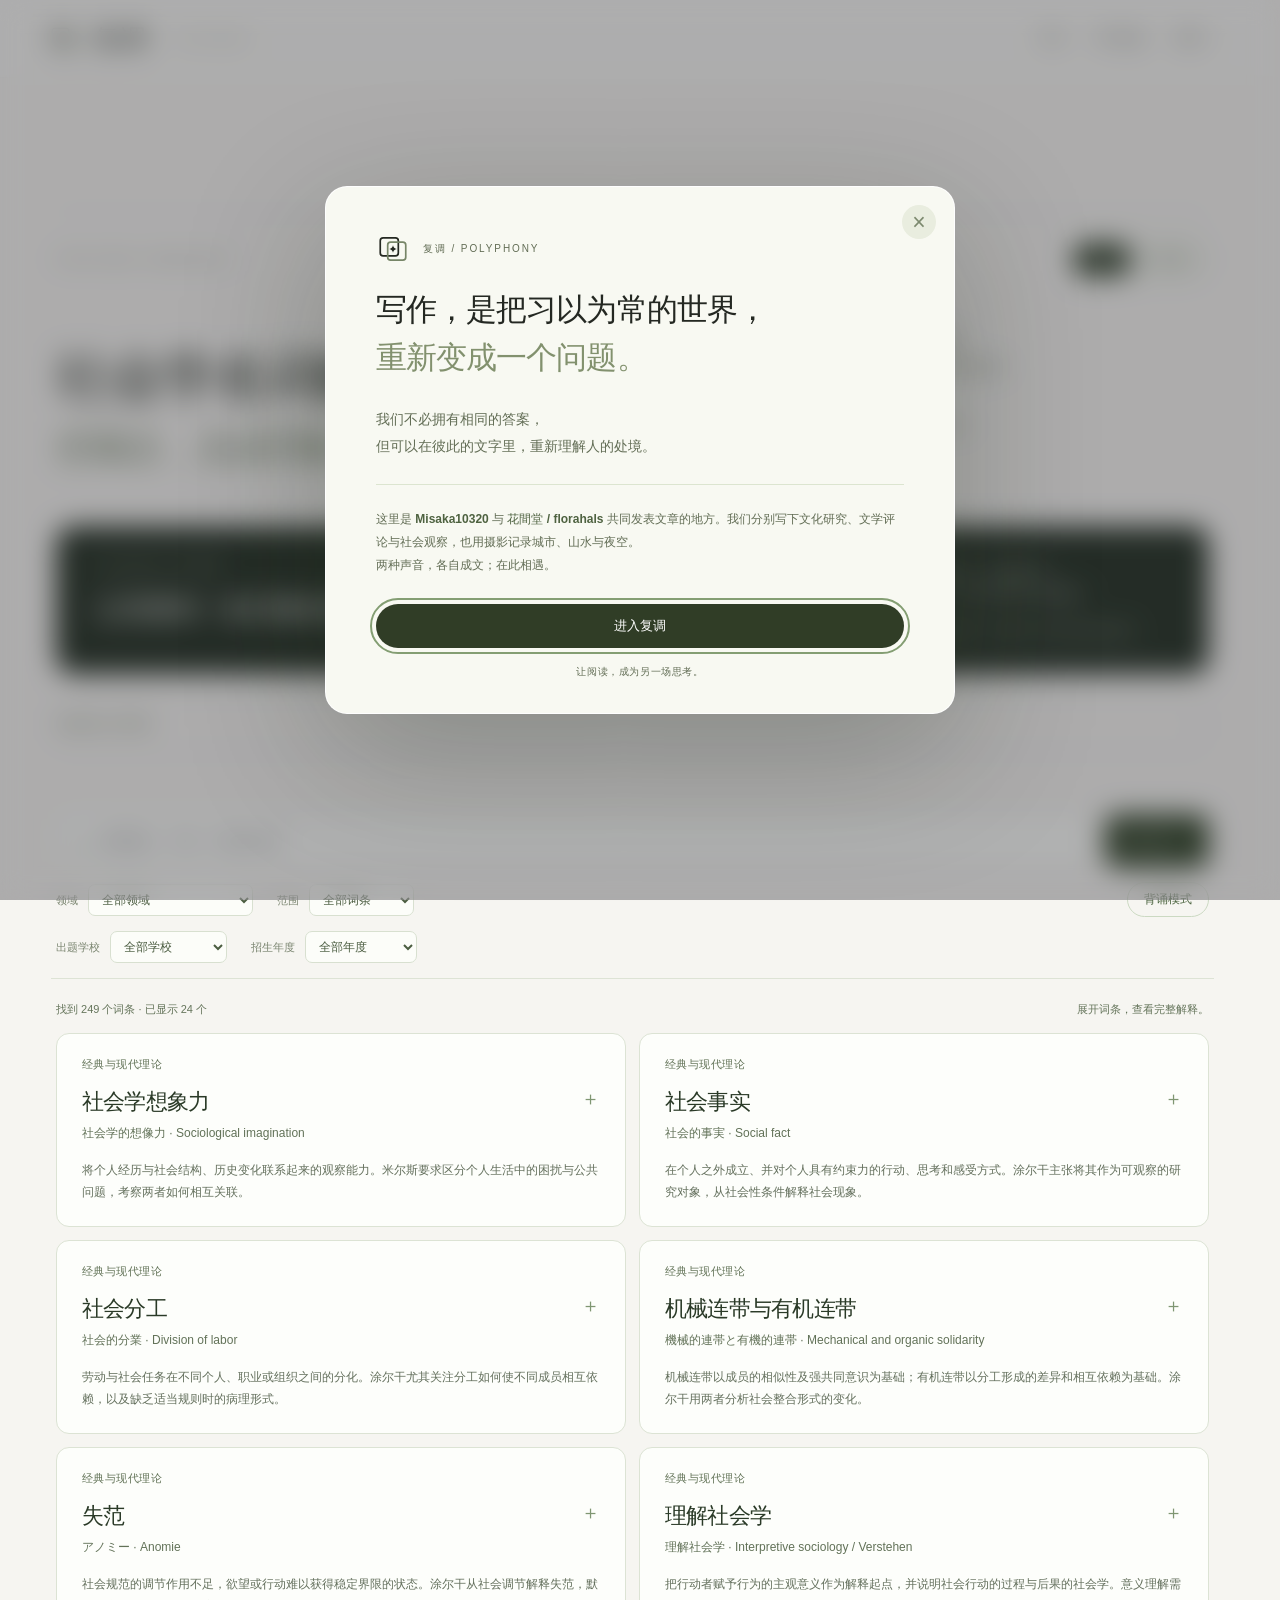
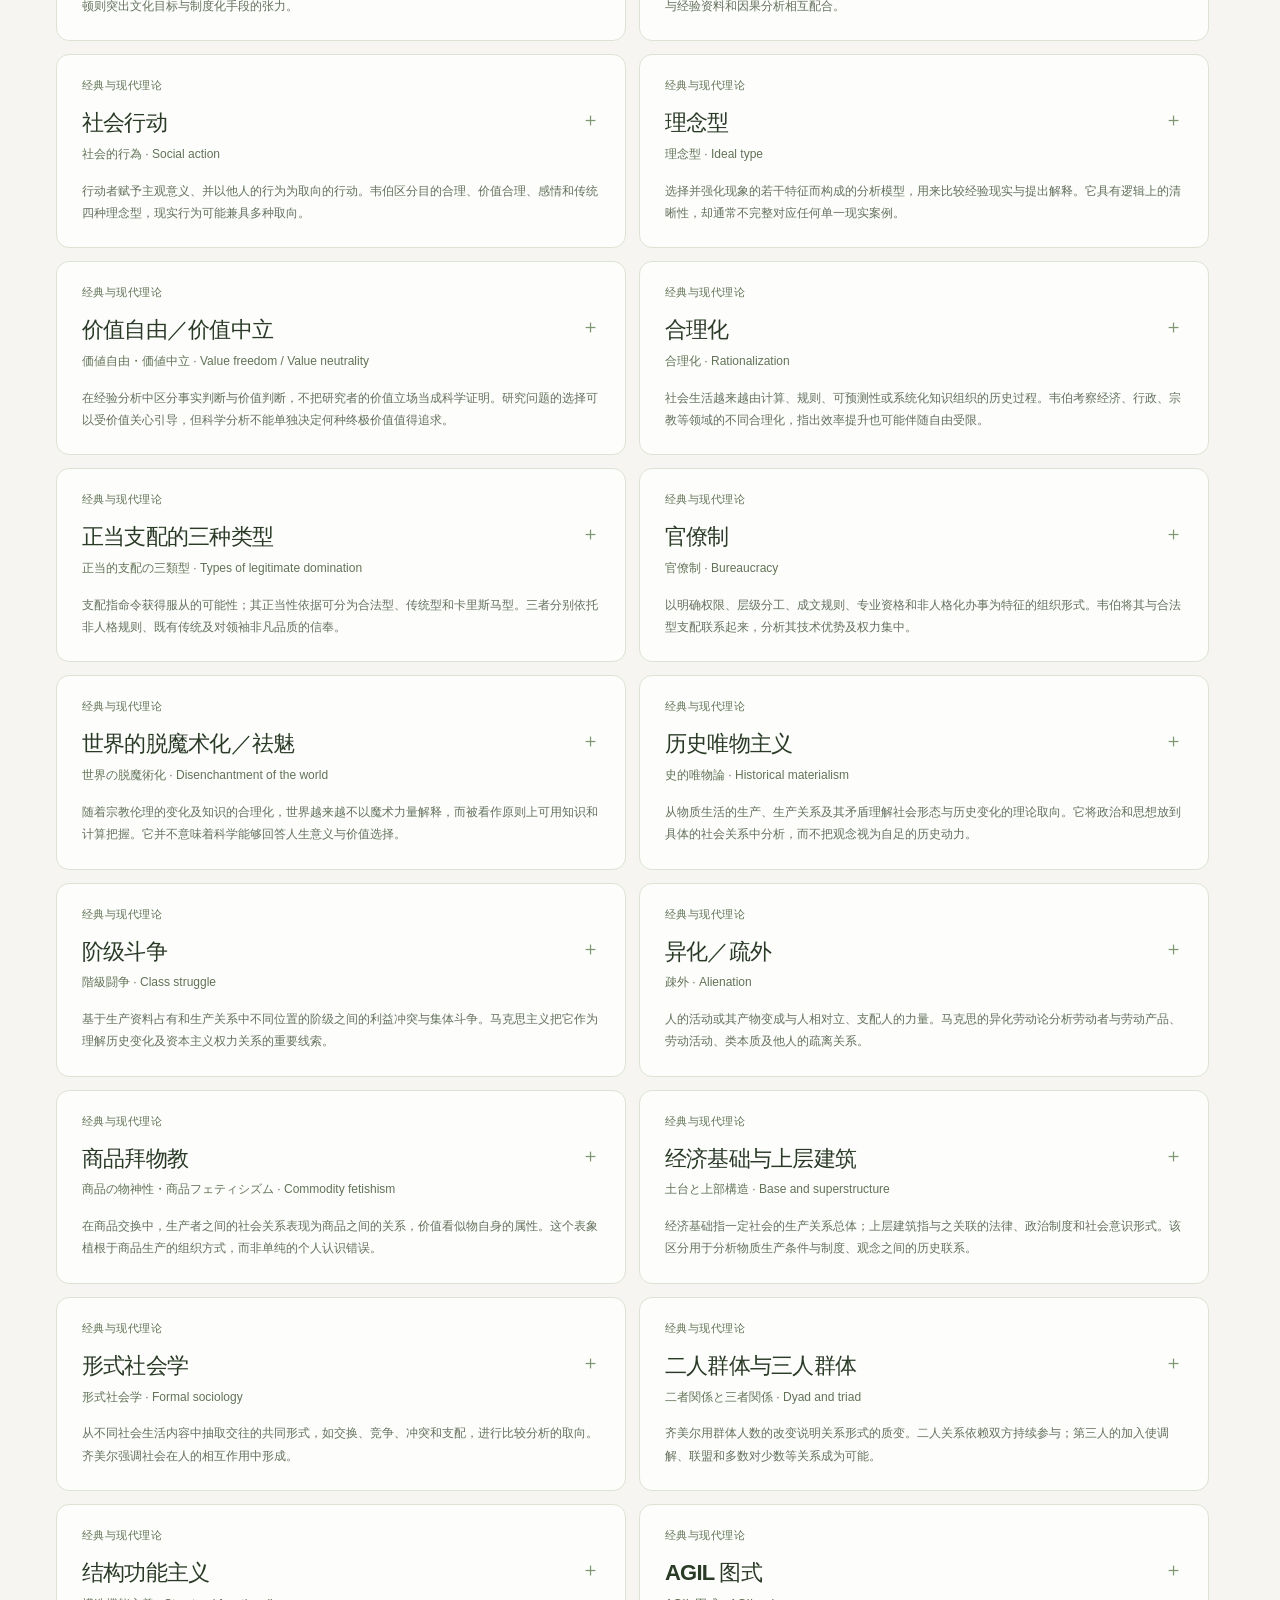
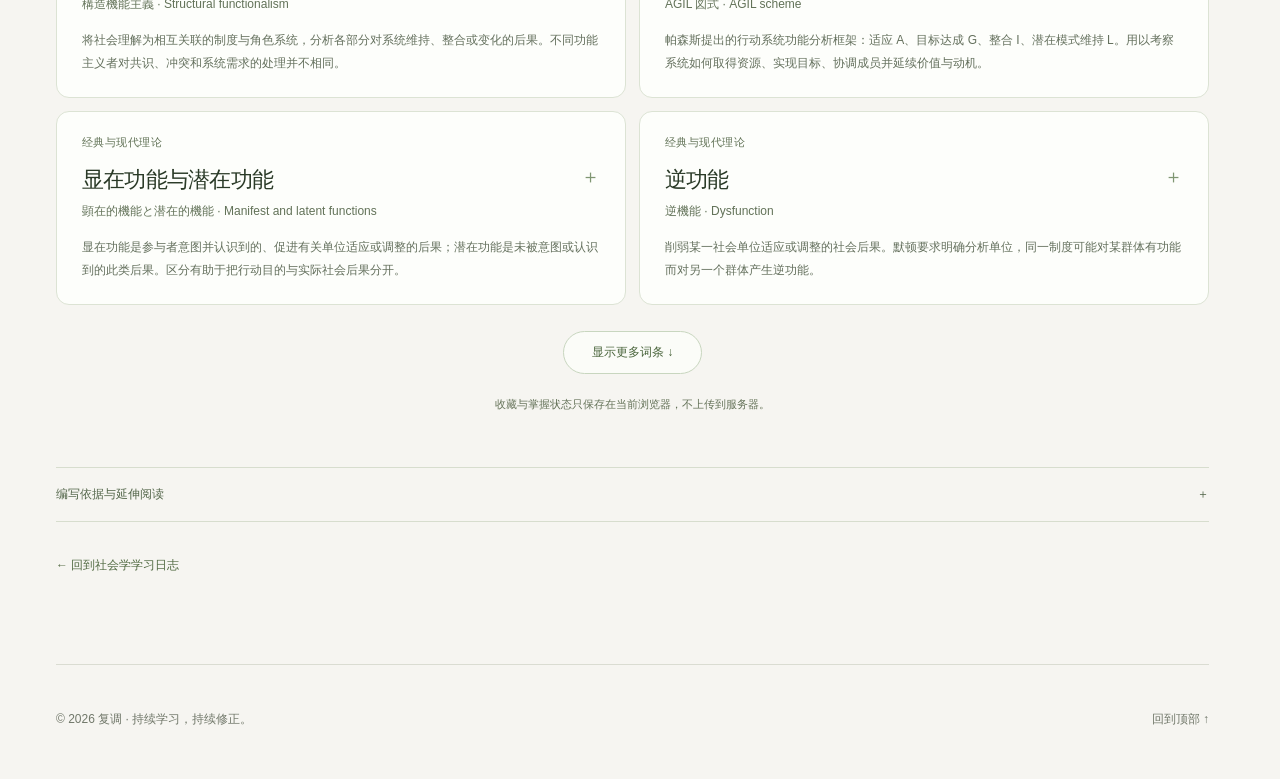
<file: sociology-glossary.html>
<!doctype html>
<html lang="zh-CN" translate="no">
<head>
  <meta charset="utf-8">
  <meta name="viewport" content="width=device-width,initial-scale=1">
  <meta name="description" content="复调 · 中日双语社会学名词解释：理论、调查方法、地域、福祉与社会问题。搜索、收藏和抽词复习。">
  <meta name="theme-color" content="#f6f5f1">
  <meta name="google" content="notranslate">
  <title>社会学名词解释 · 复调</title>
  <link rel="icon" href="assets/mark.svg?v=3" type="image/svg+xml">
  <link rel="stylesheet" href="assets/vendor/lenis.css">
  <link rel="stylesheet" href="style.css">
  <link rel="stylesheet" href="polish.css?v=5">
  <link rel="stylesheet" href="sociology-glossary.css?v=20261017nara">
  <script src="assets/vendor/lenis.min.js" defer></script>
  <script src="script.js?v=5" defer></script>
  <script src="sociology-glossary.js?v=20261017nara" defer></script>
</head>
<body class="glossary-page">
  <a class="skip" href="#main" data-ui="skip">跳至正文</a>
  <header class="nav"><nav class="nav-inner" aria-label="主导航" id="glossary-nav">
    <a class="wordmark collective-wordmark" href="index.html"><img class="brand-mark" src="assets/mark.svg?v=3" width="32" height="32" alt="" aria-hidden="true">复调<span>POLYPHONY</span></a>
    <div class="nav-links"><a href="learning.html" data-ui="learning">学习</a><a href="sociology-log.html" data-ui="journal">学习日志</a><a href="index.html" data-ui="home">首页 ↗</a></div>
  </nav></header>
  <main id="main" class="wrap glossary-main">
    <header class="glossary-hero">
      <div class="glossary-topline"><p class="eyebrow">STUDY DESK / MISAKA10320</p><div class="glossary-language" role="group" aria-label="词库语言切换"><button type="button" data-lang="zh" lang="zh-CN" aria-pressed="true">中文</button><button type="button" data-lang="ja" lang="ja" aria-pressed="false">日本語</button></div></div>
      <div class="glossary-hero-grid"><h1><span data-ui="title">社会学名词解释</span><span class="glossary-title-note" data-ui="subtitle">把概念，连成理解。</span></h1><div><p class="glossary-description" data-ui="description">面向修士入试与日常学习的中日双语词库。<br>从一句定义出发，接上学者、例子与概念的边界。</p><div class="glossary-stats"><span><b id="total-count">—</b><small data-ui="terms">个词条</small></span><span><b id="category-count">—</b><small data-ui="categories">个领域</small></span><span><b id="mastered-count">0</b><small data-ui="mastered">已掌握</small></span></div><a class="glossary-start" href="#glossary-browser" data-ui="begin">开始查词 ↓</a></div></div>
    </header>
    <section class="glossary-writing" aria-labelledby="answer-title"><div><p class="eyebrow" data-ui="answerKicker">不止记住名字 / 写出解释</p><h2 id="answer-title" data-ui="answerTitle">让答案有一条完整的线。</h2></div><div><ol><li data-ui="answer1">定义：它解释什么现象？</li><li data-ui="answer2">学者：谁在什么论述中使用它？</li><li data-ui="answer3">机制与例子：它怎样运作？</li><li data-ui="answer4">区别：它不等同于哪个邻近概念？</li></ol><p data-ui="answerNote">同志社 2026 年度秋期公开题要求结合学者或著作与具体例。词条是答题提纲，篇幅与论证应按实际题目展开。</p></div></section>
    <details class="glossary-school-notes"><summary><span data-ui="schoolTitle">目标校与公开资料</span><span aria-hidden="true">＋</span></summary><div class="glossary-school-grid" id="school-notes"></div><p class="glossary-scope" data-ui="scope">覆盖通用基础与地域、文化、福祉等方向；不把某次出现的术语当成固定考纲。标有「公开题例」的词条附具体题目链接；年度依试卷的招生年度标记。</p></details>
    <section id="glossary-browser" class="glossary-browser" aria-labelledby="browser-title">
      <h2 id="browser-title" class="sr-only" data-ui="browserTitle">查词与复习</h2>
      <div class="glossary-controls">
        <div class="glossary-search-row"><div class="glossary-search"><span aria-hidden="true">⌕</span><input type="search" id="term-search" autocomplete="off" placeholder="搜索概念、学者、学校或年度" aria-label="搜索词条"><button type="button" id="clear-search" hidden data-ui="clear">清空</button></div><button type="button" id="random-term" class="glossary-random" disabled data-ui="random">抽一词 ↗</button></div>
        <div class="glossary-filter-row"><div class="glossary-category-filter"><label for="category-filter" data-ui="categoryLabel">领域</label><select id="category-filter"><option value="all">全部领域</option></select></div><div class="glossary-status-filter"><label for="status-filter" data-ui="statusLabel">范围</label><select id="status-filter"><option value="all">全部词条</option><option value="saved">已收藏</option><option value="unmastered">待复习</option><option value="mastered">已掌握</option><option value="exam">公开题例</option></select></div><button type="button" id="recall-mode" aria-pressed="false" data-ui="recall">背诵模式</button></div>
        <div class="glossary-filter-row glossary-exam-filters"><div><label for="school-filter" data-ui="schoolLabel">出题学校</label><select id="school-filter"><option value="all">全部学校</option></select></div><div><label for="year-filter" data-ui="yearLabel">招生年度</label><select id="year-filter"><option value="all">全部年度</option></select></div></div>
      </div>
      <div class="glossary-result-line"><p id="result-count" role="status" aria-live="polite">正在载入词库…</p><p id="mode-description" data-ui="readNote">展开词条，查看完整解释。</p></div>
      <div id="glossary-results" class="glossary-results"></div>
      <p id="empty-state" class="glossary-empty" hidden></p>
      <button type="button" id="load-more" class="glossary-load-more" hidden data-ui="more">显示更多词条 ↓</button>
      <noscript><p class="glossary-empty">请开启 JavaScript 以使用搜索、双语切换与复习功能。</p></noscript>
      <p class="glossary-local-note" data-ui="localNote">收藏与掌握状态只保存在当前浏览器，不上传到服务器。</p>
    </section>
    <details class="glossary-source-notes"><summary><span data-ui="sourceTitle">编写依据与延伸阅读</span><span aria-hidden="true">＋</span></summary><p data-ui="sourceNote">解释为本站整理的学习提纲；例子用于说明概念，除明确标注外不代表已验证的个案研究。每个词条均链接到相关教材、学术原文或课程资料。</p><ul id="source-list"></ul></details>
    <a class="glossary-back" href="sociology-log.html" data-ui="back">← 回到社会学学习日志</a>
  </main>
  <footer class="wrap footer"><span data-ui="copyright">© 2026 复调 · 持续学习，持续修正。</span><a href="#main" data-ui="top">回到顶部 ↑</a></footer>
  <dialog id="flashcard" class="glossary-flashcard" data-lenis-prevent aria-labelledby="flashcard-title"><form method="dialog"><button class="flashcard-close" aria-label="关闭抽词卡片">×</button></form><p class="eyebrow" data-ui="flashcardKicker">RECALL / 先试着解释</p><div id="flashcard-prompt"></div><button type="button" id="reveal-answer" class="flashcard-reveal" data-ui="reveal">查看解释</button><div id="flashcard-answer" hidden></div><div class="flashcard-actions"><button type="button" id="flashcard-mastered" data-ui="markMastered">标记已掌握</button><button type="button" id="next-term" data-ui="next">下一词 →</button></div></dialog>
</body>
</html>
</file>
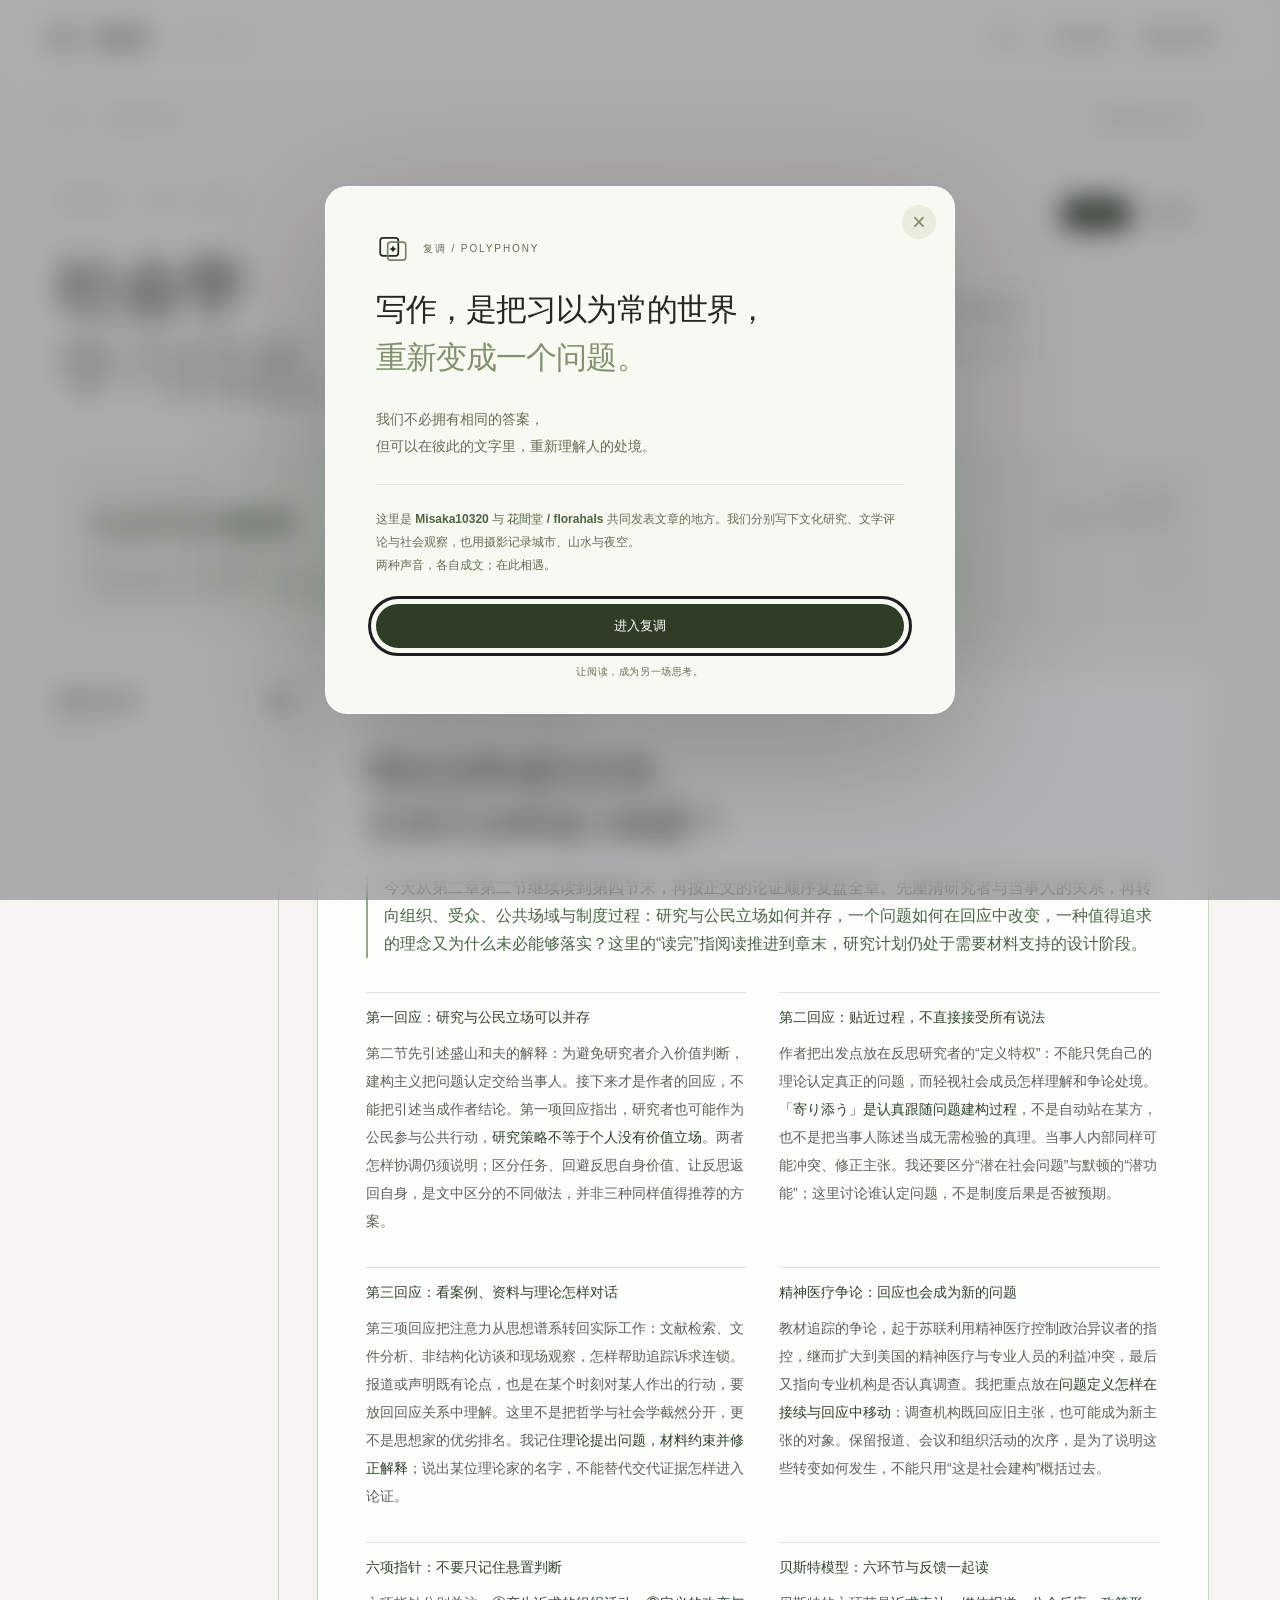
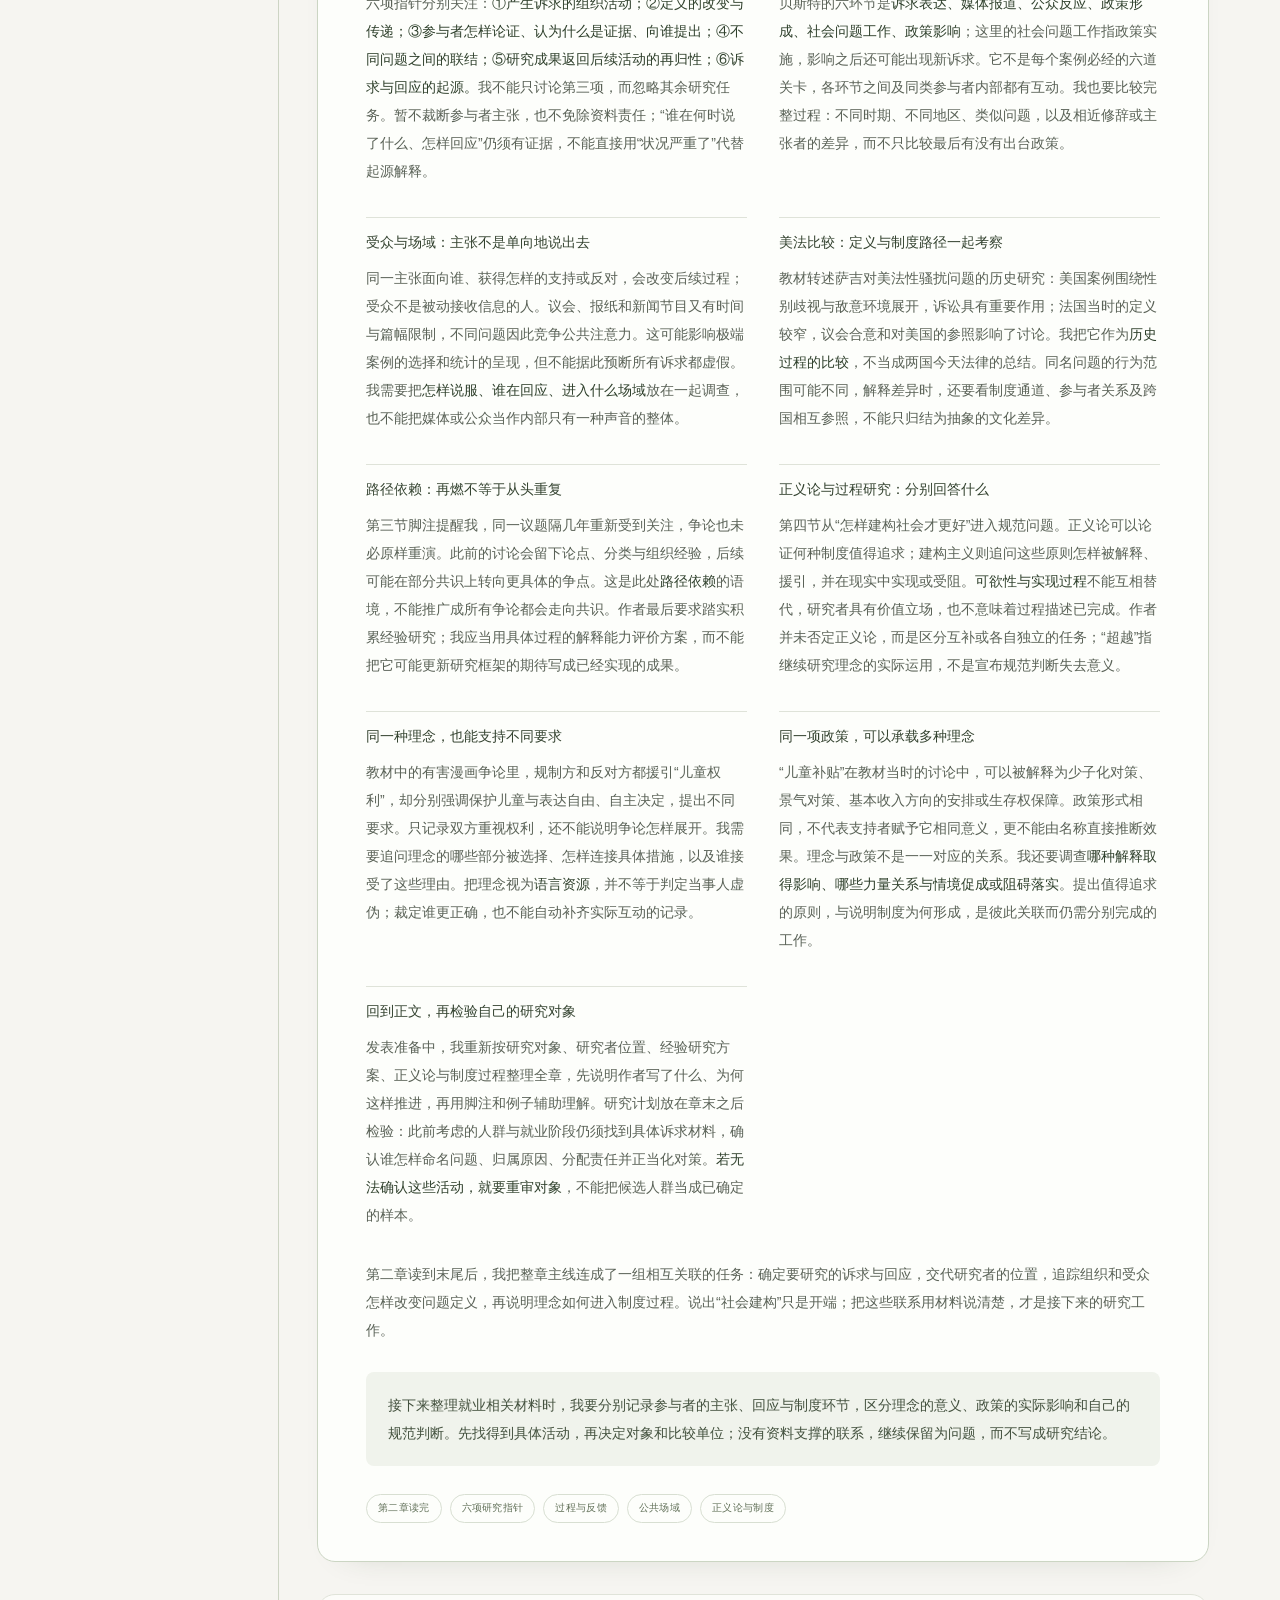
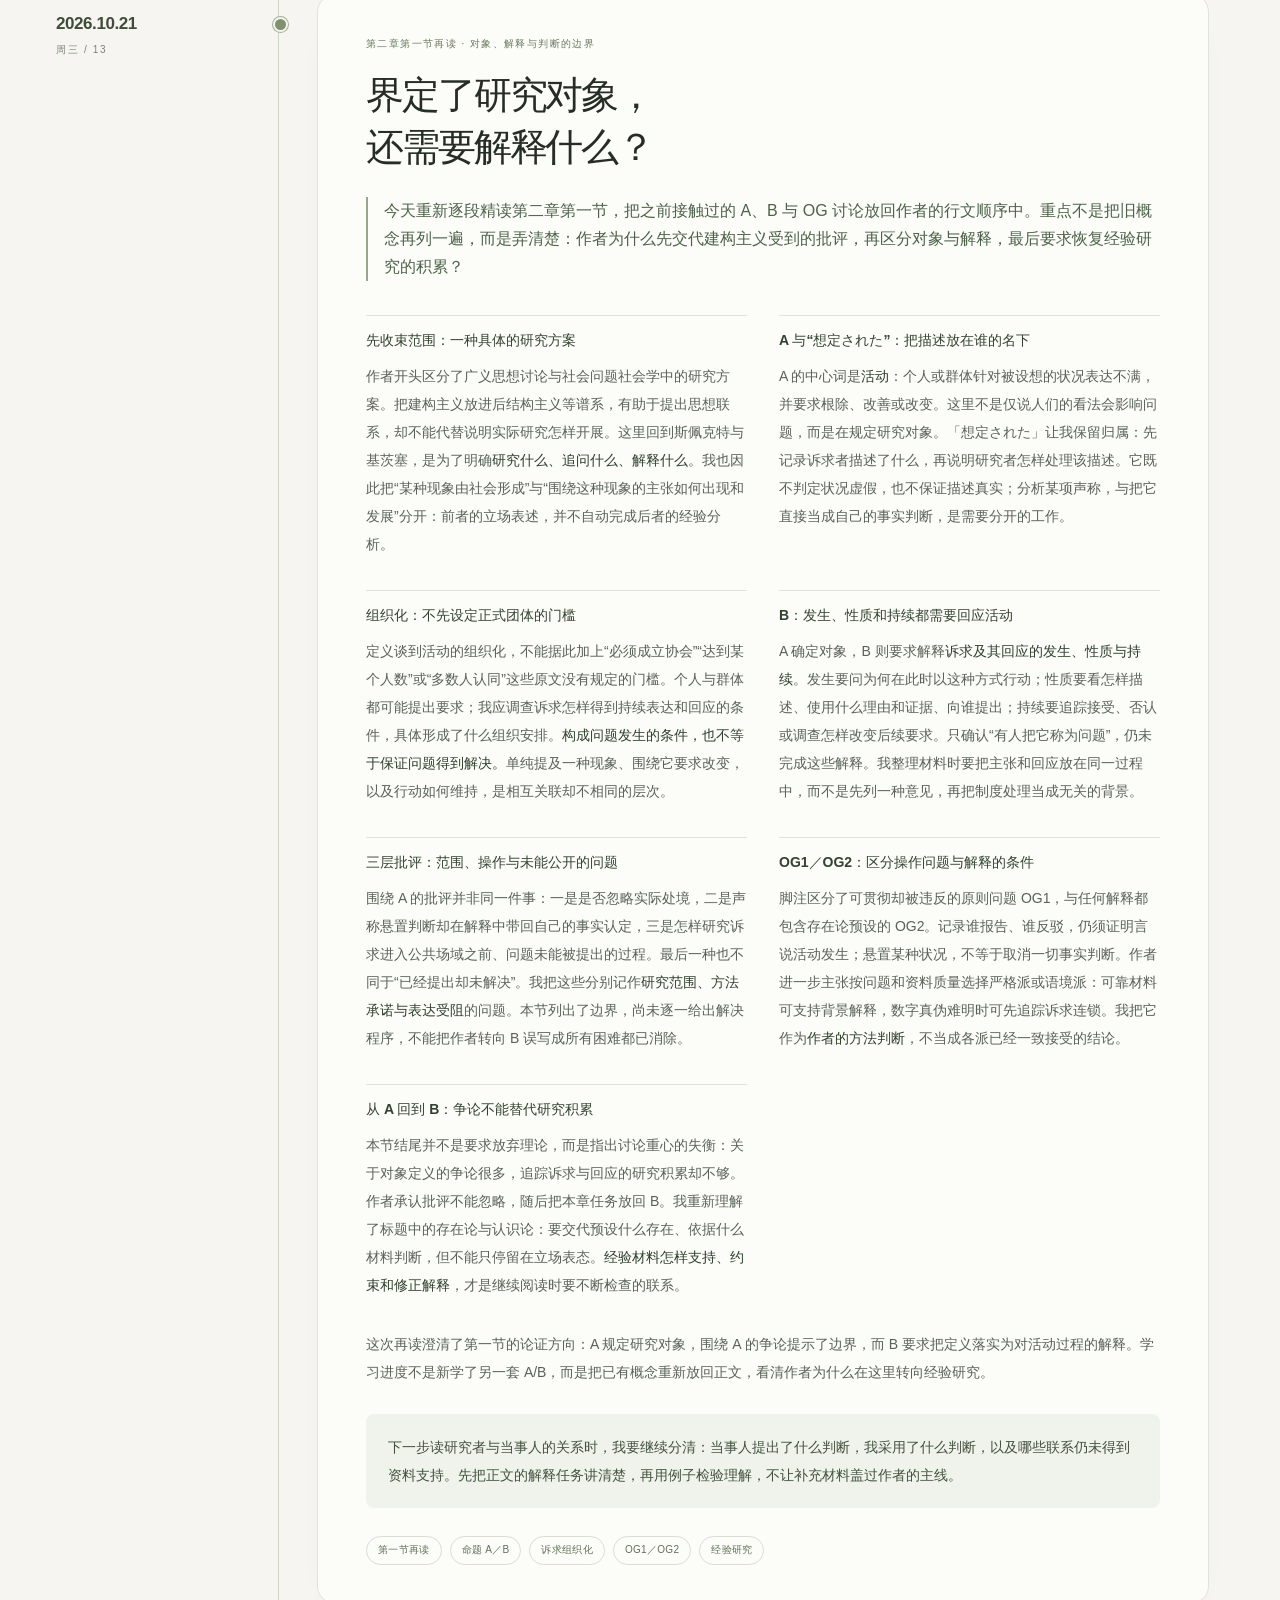
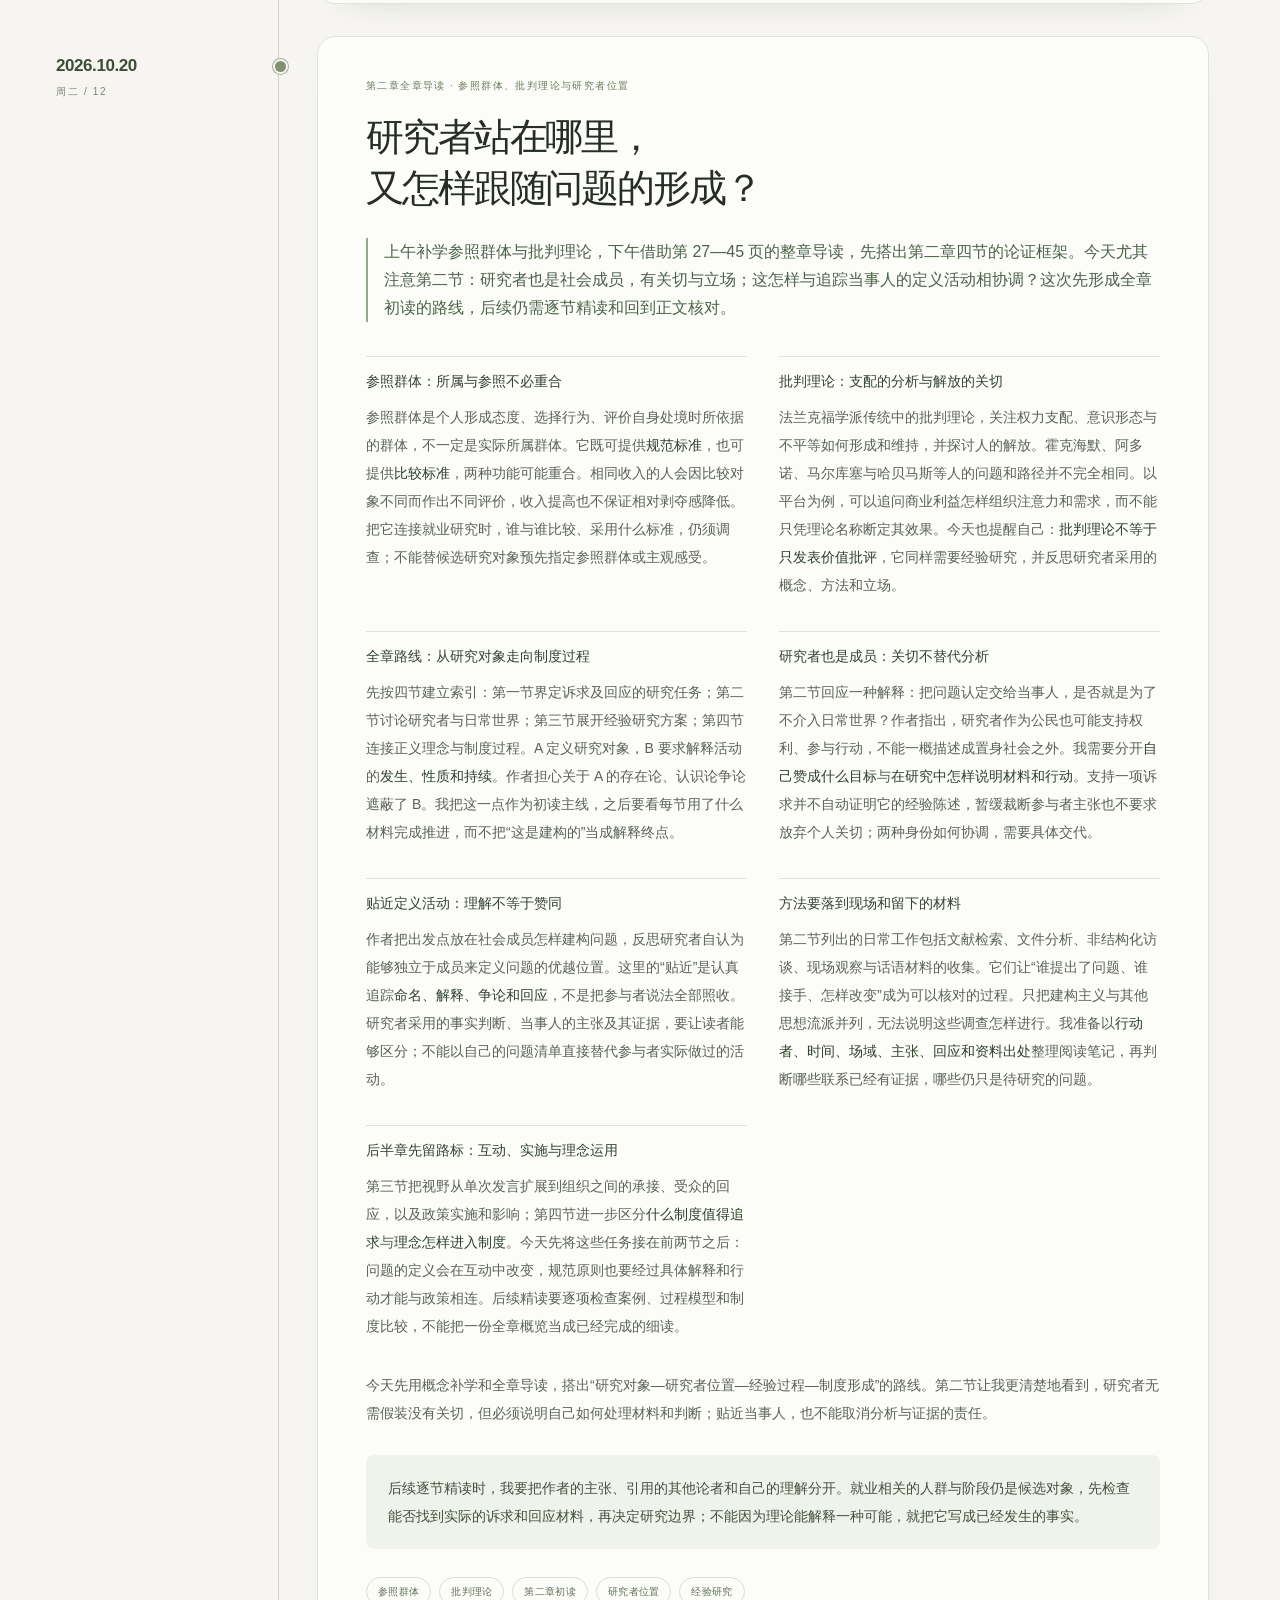
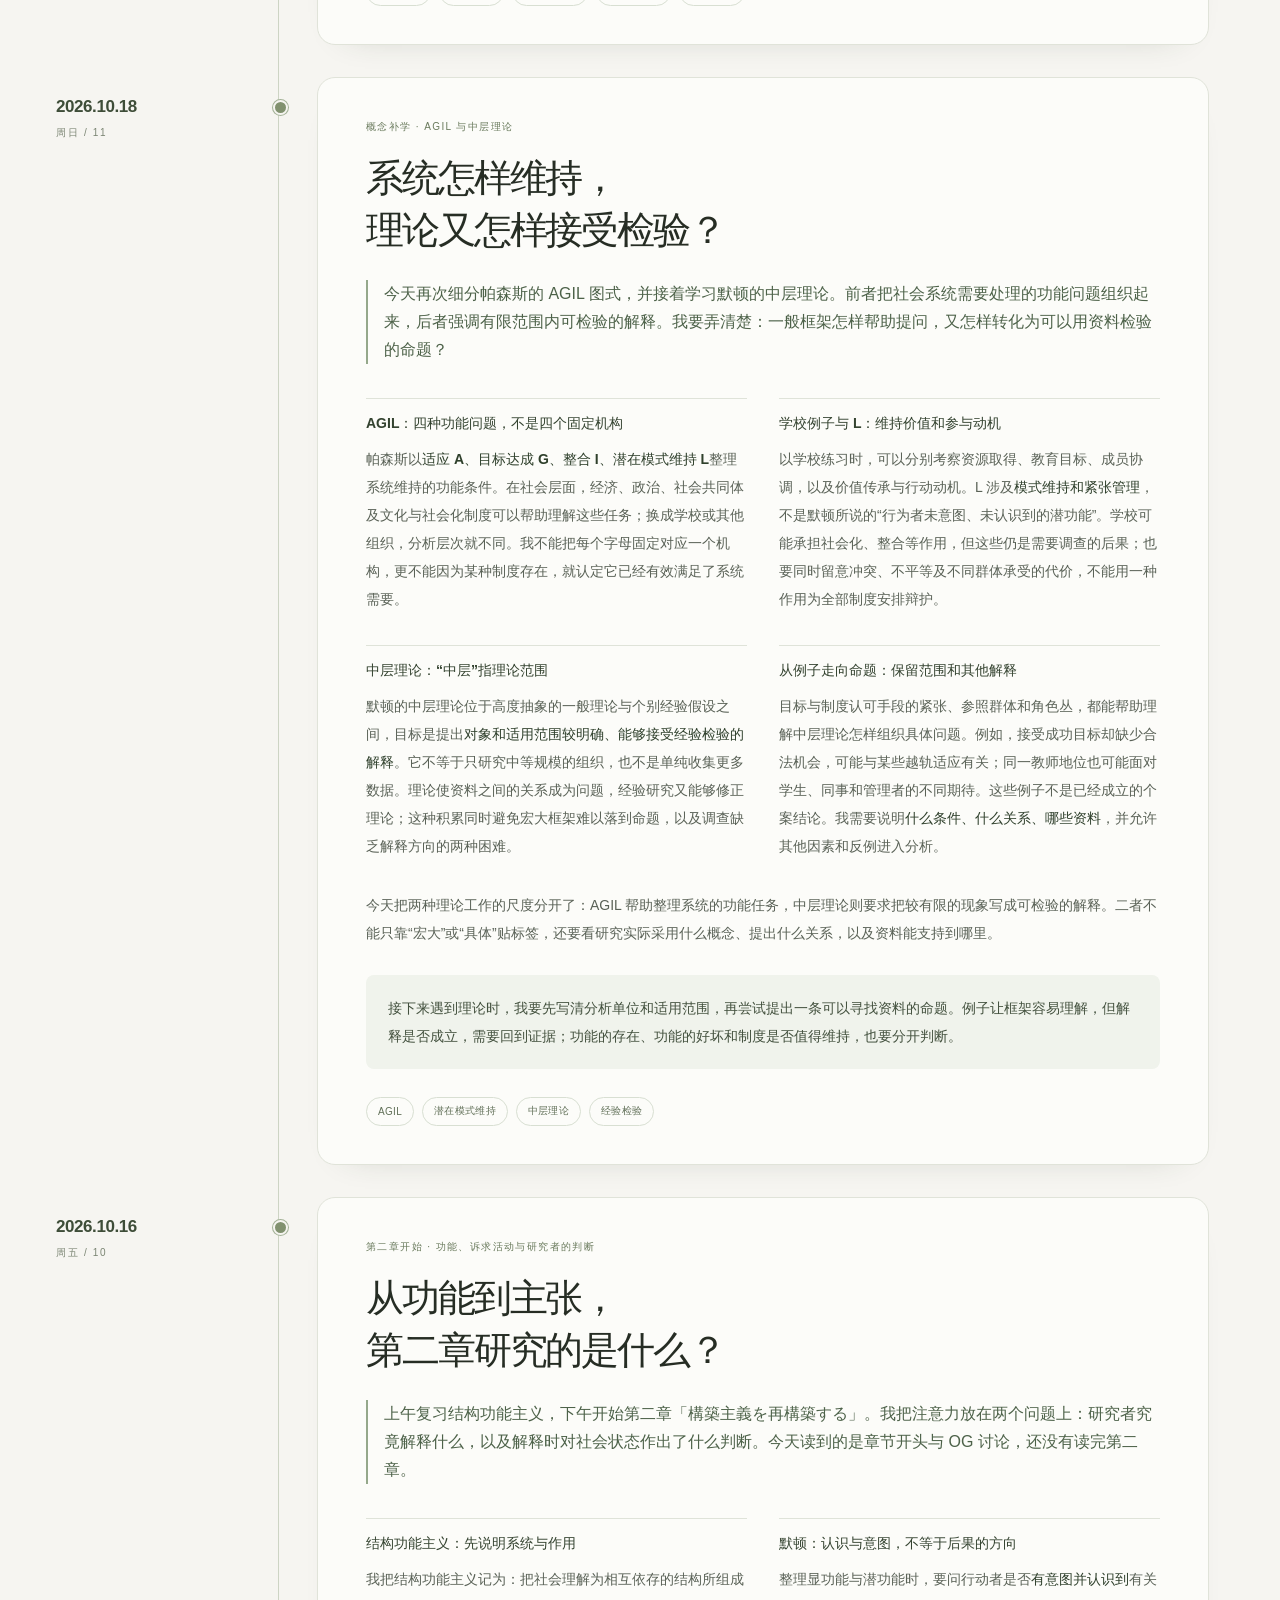
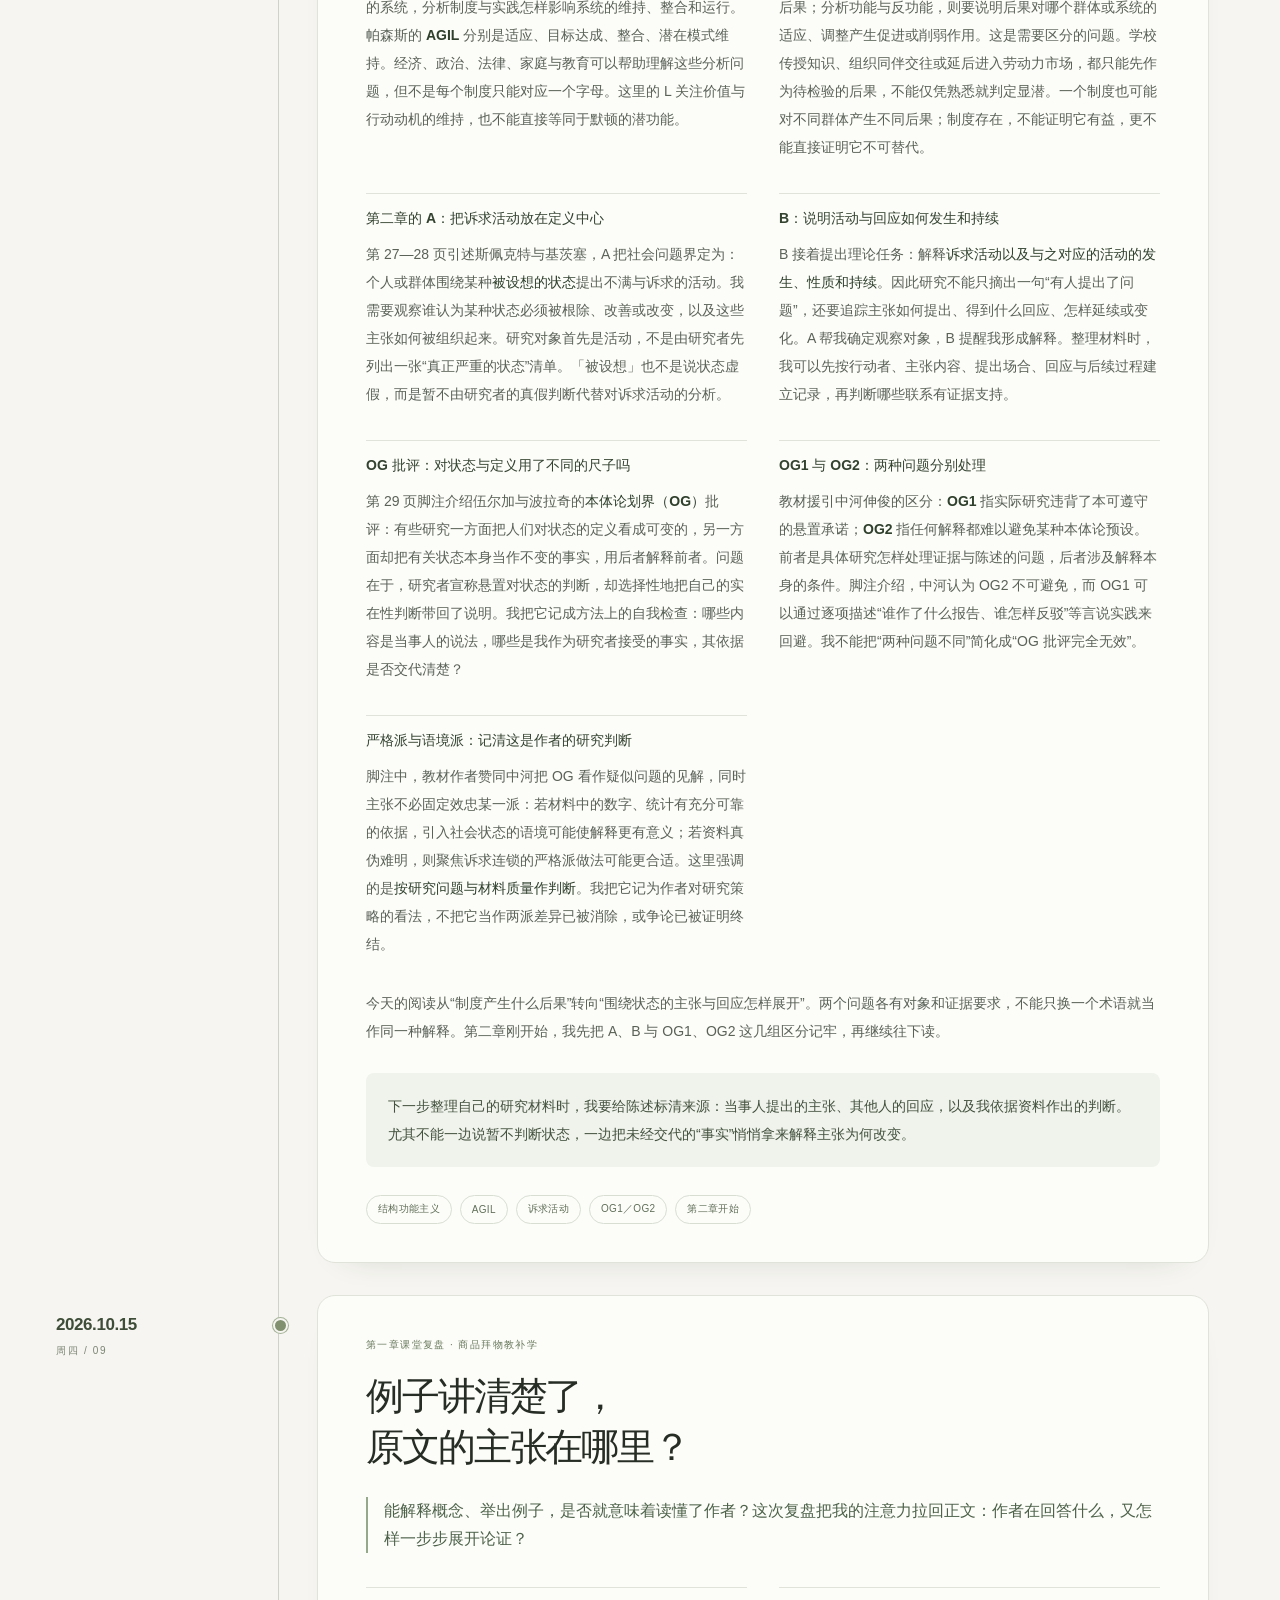
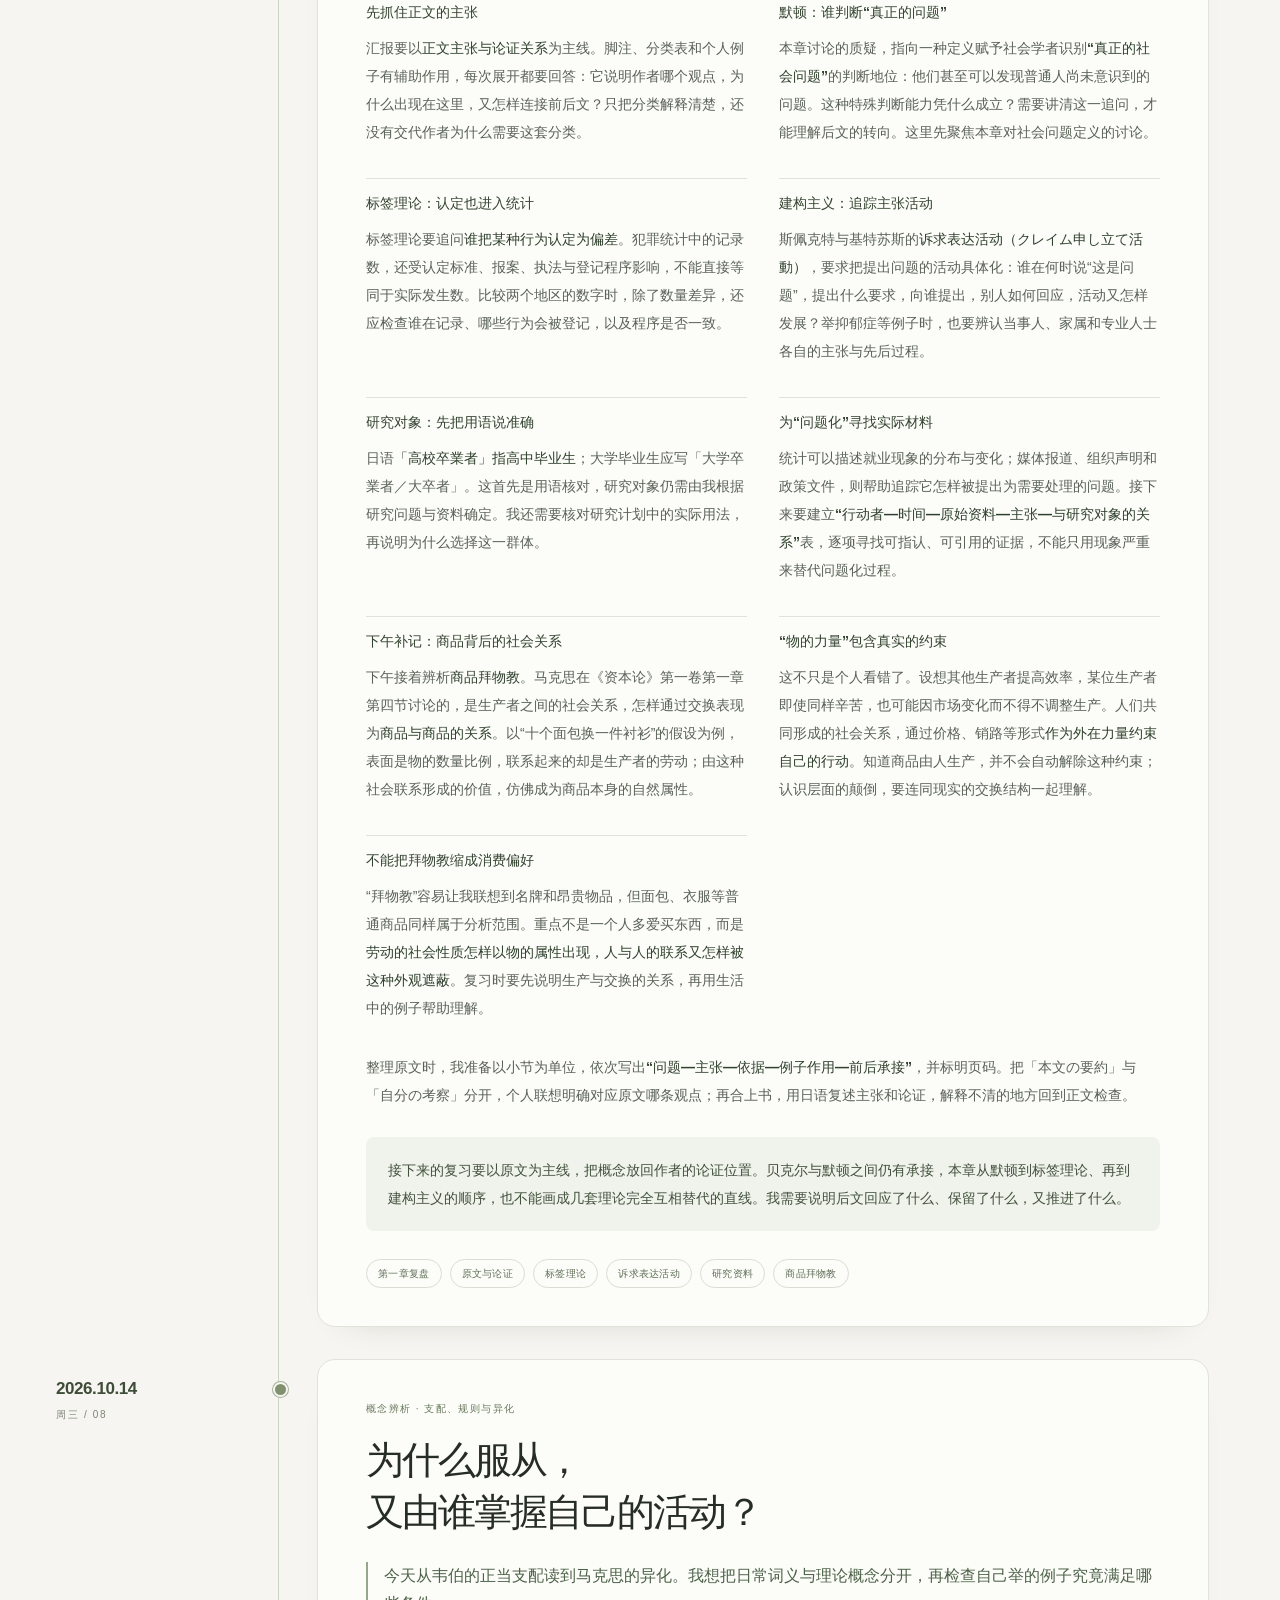
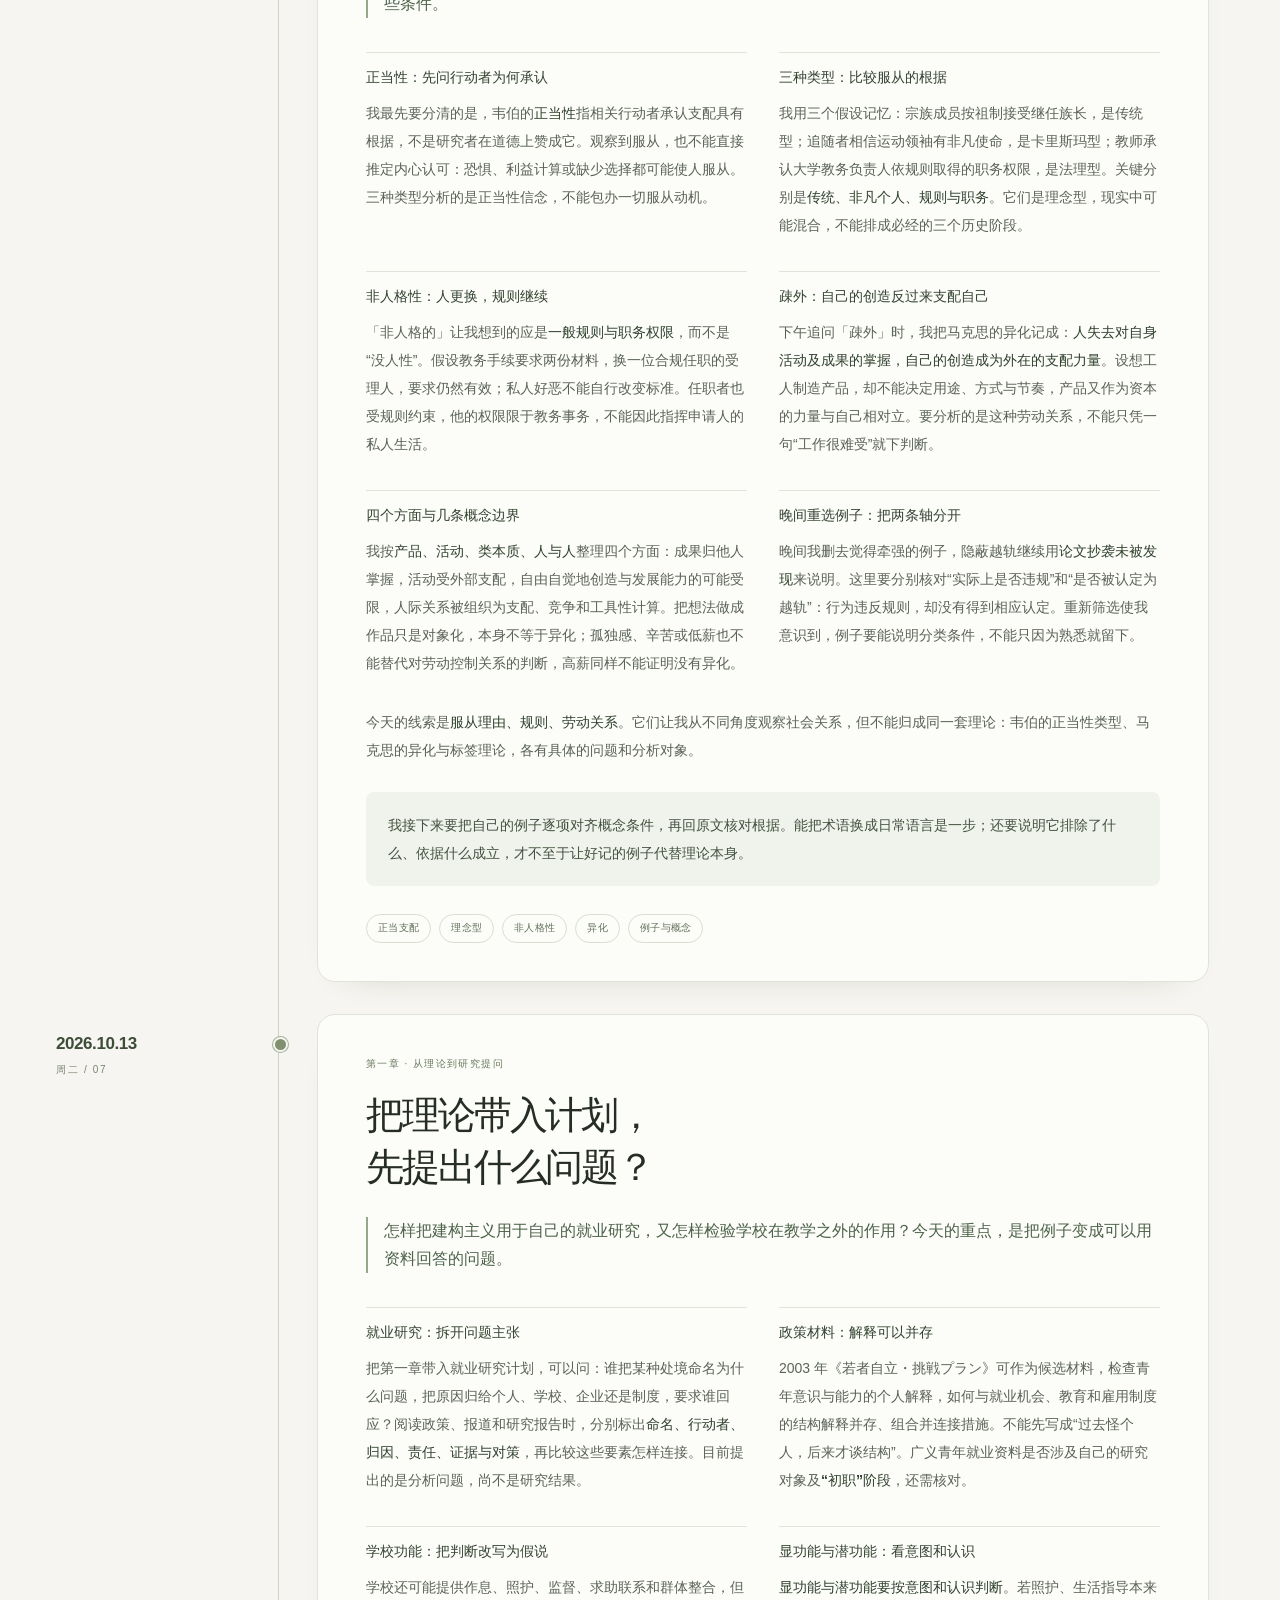
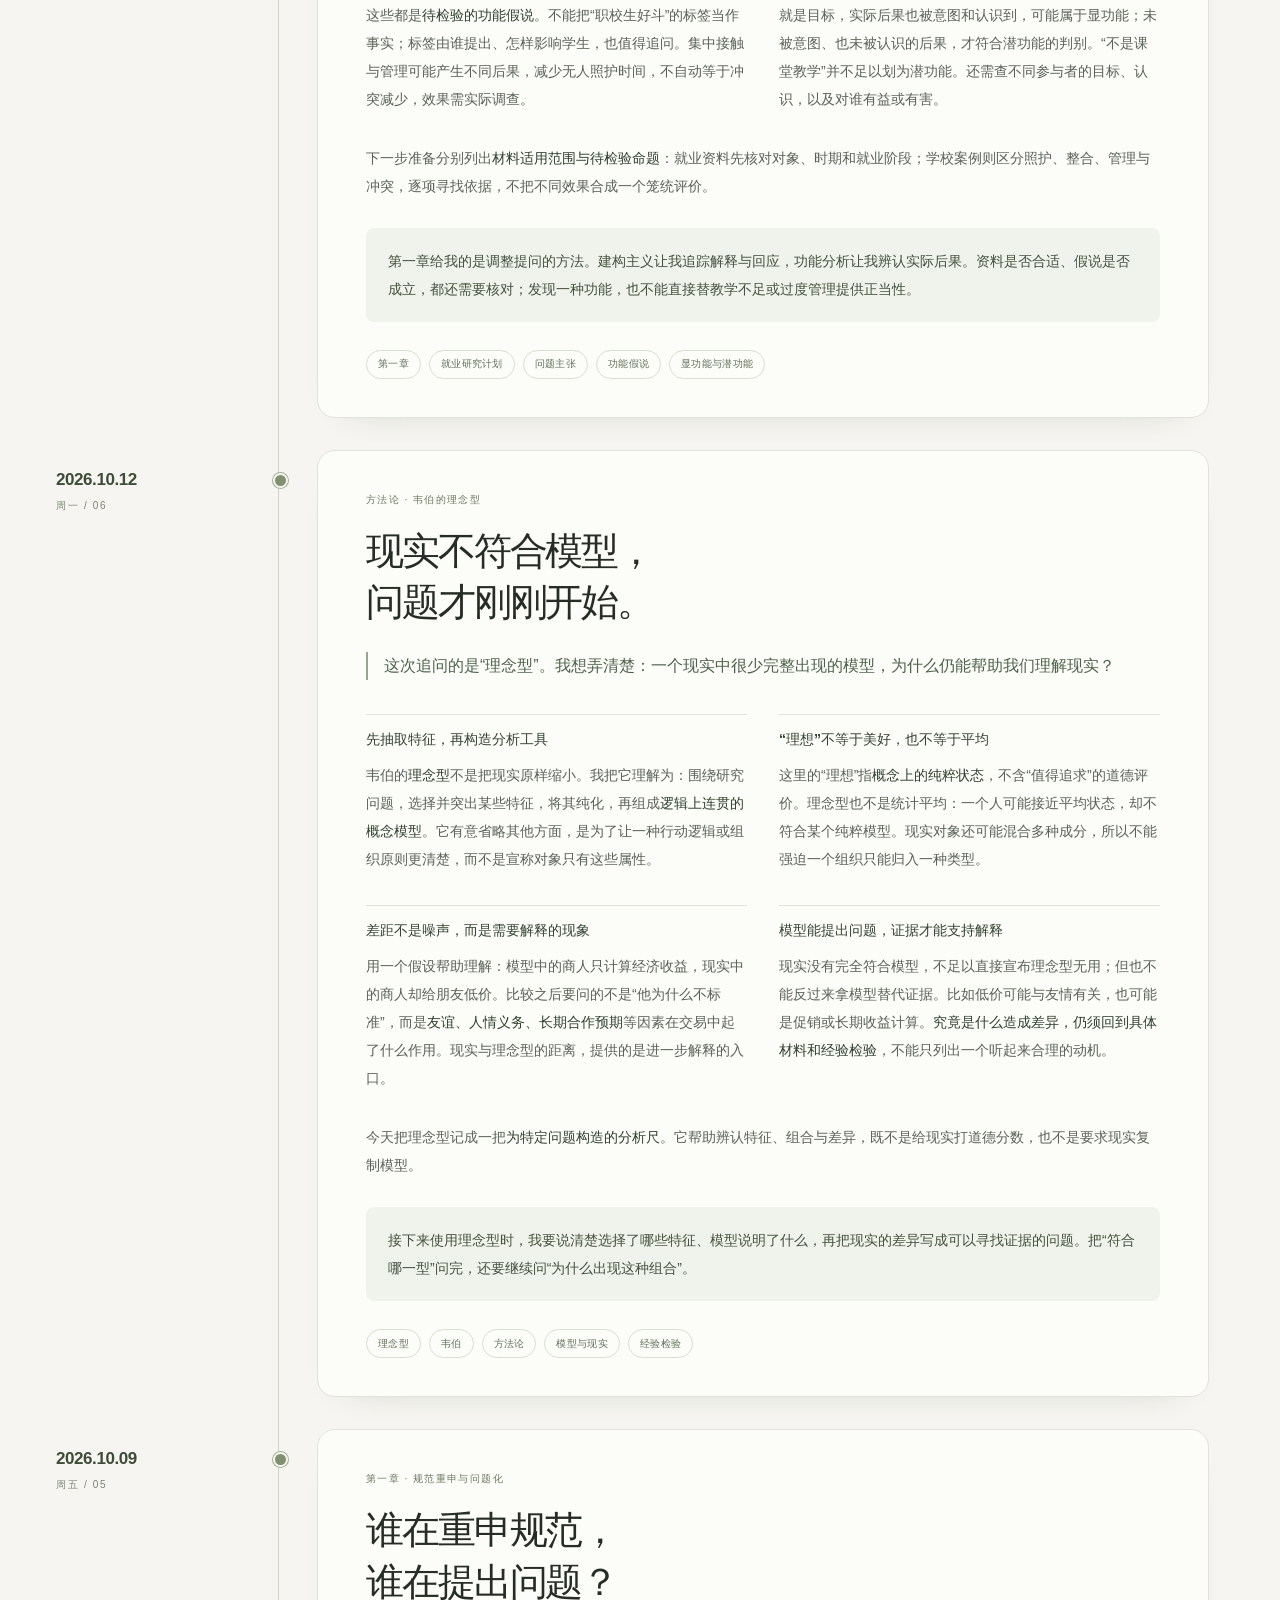
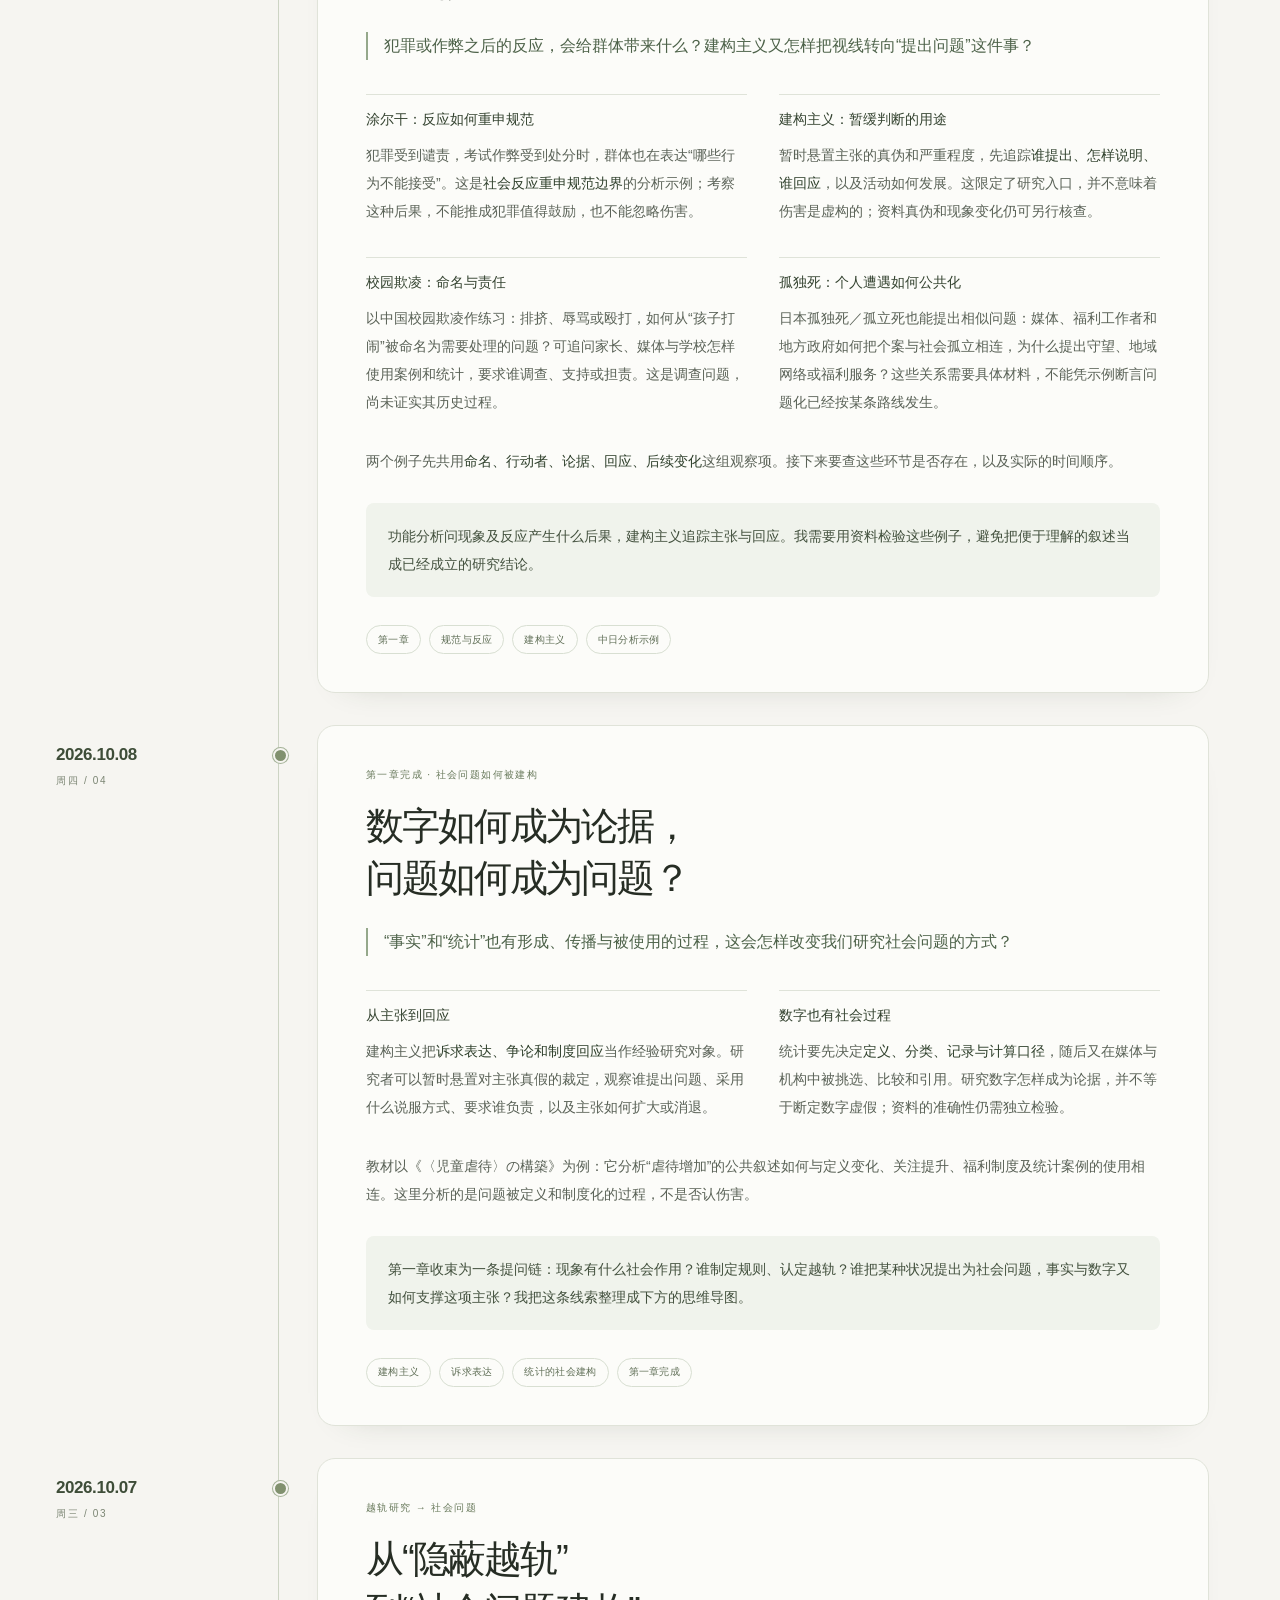
<file: sociology-log.html>
<!doctype html>
<html lang="zh-CN" translate="no"><head><meta charset="utf-8"><meta name="viewport" content="width=device-width,initial-scale=1"><meta name="google" content="notranslate"><meta name="theme-color" content="#f6f5f1"><meta name="description" content="复调的中日双语社会学学习日志：逐日记录概念、例子与理解的修正，附第一章详细思维导图。"><title>社会学学习日志 · 复调</title><link rel="icon" href="assets/mark.svg?v=3" type="image/svg+xml"><link rel="stylesheet" href="assets/vendor/lenis.css"><link rel="stylesheet" href="style.css"><link rel="stylesheet" href="polish.css?v=5"><link rel="stylesheet" href="sociology-log.css?v=6"><link rel="stylesheet" href="learning.css?v=20261009e"><script src="assets/vendor/lenis.min.js" defer></script><script src="script.js?v=5" defer></script><script src="sociology-log.js?v=20261023" defer></script></head><body class="learning-journal-page"><a class="skip" href="#main" data-journal-ui="skip">跳至正文</a><header class="nav"><nav class="nav-inner" aria-label="主导航"><a class="wordmark collective-wordmark" href="index.html"><img class="brand-mark" src="assets/mark.svg?v=3" width="32" height="32" alt="" aria-hidden="true">复调<span>POLYPHONY</span></a><div class="nav-links"><a href="learning.html" data-journal-ui="learning">学习</a><a href="sociology-glossary.html" data-journal-ui="glossary">社会学词库</a><a href="international-glossary.html" data-journal-ui="international">国际政治词库</a></div></nav></header><main id="main"><div class="wrap study-breadcrumb"><a href="learning.html" data-journal-ui="learning">学习</a><span aria-hidden="true">/</span><span data-journal-ui="journal">社会学学习日志</span><a href="misaka10320.html" data-journal-ui="author">记录者 Misaka10320 ↗</a></div>      <section id="sociology-log" class="sociology-log" aria-labelledby="sociology-title" translate="no">
        <div class="wrap">
          <header class="sociology-header">
            <div class="sociology-topline"><p class="eyebrow sociology-kicker"><span class="section-index" aria-hidden="true">LEARNING /</span> 社会学 / 学习日志</p><div class="sociology-language" role="group" aria-label="学习日志语言切换"><button type="button" data-sociology-lang="zh" lang="zh-CN" aria-pressed="true">中文</button><button type="button" data-sociology-lang="ja" lang="ja" aria-pressed="false">日本語</button></div></div>
            <div class="sociology-header-grid">
              <h1 id="sociology-title">社会学<br><span>学习日志。</span></h1>
              <div><p>从一个问题出发，逐日修正理解。<br>这里记录概念、例子，以及想法改变的地方。</p><span class="sociology-count">2026.10.05 — 10.22 · 14 则记录 / 第二章读完与复盘</span><a class="sociology-map-shortcut" href="#chapter-one-map">查看第一章思维导图 <span aria-hidden="true">↗</span></a></div>
            </div>
          </header>
          <a class="sociology-glossary-entry" href="sociology-glossary.html"><div><p class="resource-kicker">STUDY DESK / 修士复习</p><h2 class="resource-title">社会学名词解释<span>。</span></h2><p class="resource-copy">把定义、学者、例子与易混点放在一起。<br>从理论到调查方法，随时查词，也可以抽词背诵。</p></div><span class="resource-meta">中文 / 日本語<br>搜索 · 分类 · 收藏 · 复习 <b aria-hidden="true">↗</b></span></a>
          <ol class="sociology-timeline" aria-label="社会学学习时间轴，最新记录在前">
            <li class="sociology-entry">
              <article aria-labelledby="study-2026-10-22">
                <div class="sociology-date"><time datetime="2026-10-22">2026.10.22</time><span>周四 / 14</span></div>
                <div class="sociology-card">
                  <p class="sociology-card-kicker">第二章读完与复盘 · 从诉求过程到制度形成</p>
                  <h2 id="study-2026-10-22">理念怎样成为主张，<br>主张又怎样进入制度？</h2>
                  <p class="sociology-question">今天从第二章第二节继续读到第四节末，再按正文的论证顺序复盘全章。先厘清研究者与当事人的关系，再转向组织、受众、公共场域与制度过程：研究与公民立场如何并存，一个问题如何在回应中改变，一种值得追求的理念又为什么未必能够落实？这里的“读完”指阅读推进到章末，研究计划仍处于需要材料支持的设计阶段。</p>
                  <div class="sociology-notes">
                    <section><h3>第一回应：研究与公民立场可以并存</h3><p>第二节先引述盛山和夫的解释：为避免研究者介入价值判断，建构主义把问题认定交给当事人。接下来才是作者的回应，不能把引述当成作者结论。第一项回应指出，研究者也可能作为公民参与公共行动，<strong>研究策略不等于个人没有价值立场</strong>。两者怎样协调仍须说明；区分任务、回避反思自身价值、让反思返回自身，是文中区分的不同做法，并非三种同样值得推荐的方案。</p></section>
                    <section><h3>第二回应：贴近过程，不直接接受所有说法</h3><p>作者把出发点放在反思研究者的“定义特权”：不能只凭自己的理论认定真正的问题，而轻视社会成员怎样理解和争论处境。<strong>「寄り添う」是认真跟随问题建构过程</strong>，不是自动站在某方，也不是把当事人陈述当成无需检验的真理。当事人内部同样可能冲突、修正主张。我还要区分“潜在社会问题”与默顿的“潜功能”；这里讨论谁认定问题，不是制度后果是否被预期。</p></section>
                    <section><h3>第三回应：看案例、资料与理论怎样对话</h3><p>第三项回应把注意力从思想谱系转回实际工作：文献检索、文件分析、非结构化访谈和现场观察，怎样帮助追踪诉求连锁。报道或声明既有论点，也是在某个时刻对某人作出的行动，要放回回应关系中理解。这里不是把哲学与社会学截然分开，更不是思想家的优劣排名。我记住<strong>理论提出问题，材料约束并修正解释</strong>；说出某位理论家的名字，不能替代交代证据怎样进入论证。</p></section>
                    <section><h3>精神医疗争论：回应也会成为新的问题</h3><p>教材追踪的争论，起于苏联利用精神医疗控制政治异议者的指控，继而扩大到美国的精神医疗与专业人员的利益冲突，最后又指向专业机构是否认真调查。我把重点放在<strong>问题定义怎样在接续与回应中移动</strong>：调查机构既回应旧主张，也可能成为新主张的对象。保留报道、会议和组织活动的次序，是为了说明这些转变如何发生，不能只用“这是社会建构”概括过去。</p></section>
                    <section><h3>六项指针：不要只记住悬置判断</h3><p>六项指针分别关注：<strong>①产生诉求的组织活动；②定义的改变与传递；③参与者怎样论证、认为什么是证据、向谁提出；④不同问题之间的联结；⑤研究成果返回后续活动的再归性；⑥诉求与回应的起源。</strong>我不能只讨论第三项，而忽略其余研究任务。暂不裁断参与者主张，也不免除资料责任；“谁在何时说了什么、怎样回应”仍须有证据，不能直接用“状况严重了”代替起源解释。</p></section>
                    <section><h3>贝斯特模型：六环节与反馈一起读</h3><p>贝斯特的六环节是<strong>诉求表达、媒体报道、公众反应、政策形成、社会问题工作、政策影响</strong>；这里的社会问题工作指政策实施，影响之后还可能出现新诉求。它不是每个案例必经的六道关卡，各环节之间及同类参与者内部都有互动。我也要比较完整过程：不同时期、不同地区、类似问题，以及相近修辞或主张者的差异，而不只比较最后有没有出台政策。</p></section>
                    <section><h3>受众与场域：主张不是单向地说出去</h3><p>同一主张面向谁、获得怎样的支持或反对，会改变后续过程；受众不是被动接收信息的人。议会、报纸和新闻节目又有时间与篇幅限制，不同问题因此竞争公共注意力。这可能影响极端案例的选择和统计的呈现，但不能据此预断所有诉求都虚假。我需要把<strong>怎样说服、谁在回应、进入什么场域</strong>放在一起调查，也不能把媒体或公众当作内部只有一种声音的整体。</p></section>
                    <section><h3>美法比较：定义与制度路径一起考察</h3><p>教材转述萨吉对美法性骚扰问题的历史研究：美国案例围绕性别歧视与敌意环境展开，诉讼具有重要作用；法国当时的定义较窄，议会合意和对美国的参照影响了讨论。我把它作为<strong>历史过程的比较</strong>，不当成两国今天法律的总结。同名问题的行为范围可能不同，解释差异时，还要看制度通道、参与者关系及跨国相互参照，不能只归结为抽象的文化差异。</p></section>
                    <section><h3>路径依赖：再燃不等于从头重复</h3><p>第三节脚注提醒我，同一议题隔几年重新受到关注，争论也未必原样重演。此前的讨论会留下论点、分类与组织经验，后续可能在部分共识上转向更具体的争点。这是此处<strong>路径依赖</strong>的语境，不能推广成所有争论都会走向共识。作者最后要求踏实积累经验研究；我应当用具体过程的解释能力评价方案，而不能把它可能更新研究框架的期待写成已经实现的成果。</p></section>
                    <section><h3>正义论与过程研究：分别回答什么</h3><p>第四节从“怎样建构社会才更好”进入规范问题。正义论可以论证何种制度值得追求；建构主义则追问这些原则怎样被解释、援引，并在现实中实现或受阻。<strong>可欲性与实现过程</strong>不能互相替代，研究者具有价值立场，也不意味着过程描述已完成。作者并未否定正义论，而是区分互补或各自独立的任务；“超越”指继续研究理念的实际运用，不是宣布规范判断失去意义。</p></section>
                    <section><h3>同一种理念，也能支持不同要求</h3><p>教材中的有害漫画争论里，规制方和反对方都援引“儿童权利”，却分别强调保护儿童与表达自由、自主决定，提出不同要求。只记录双方重视权利，还不能说明争论怎样展开。我需要追问理念的哪些部分被选择、怎样连接具体措施，以及谁接受了这些理由。把理念视为<strong>语言资源</strong>，并不等于判定当事人虚伪；裁定谁更正确，也不能自动补齐实际互动的记录。</p></section>
                    <section><h3>同一项政策，可以承载多种理念</h3><p>“儿童补贴”在教材当时的讨论中，可以被解释为少子化对策、景气对策、基本收入方向的安排或生存权保障。政策形式相同，不代表支持者赋予它相同意义，更不能由名称直接推断效果。理念与政策不是一一对应的关系。我还要调查<strong>哪种解释取得影响、哪些力量关系与情境促成或阻碍落实</strong>。提出值得追求的原则，与说明制度为何形成，是彼此关联而仍需分别完成的工作。</p></section>
                    <section><h3>回到正文，再检验自己的研究对象</h3><p>发表准备中，我重新按研究对象、研究者位置、经验研究方案、正义论与制度过程整理全章，先说明作者写了什么、为何这样推进，再用脚注和例子辅助理解。研究计划放在章末之后检验：此前考虑的人群与就业阶段仍须找到具体诉求材料，确认谁怎样命名问题、归属原因、分配责任并正当化对策。<strong>若无法确认这些活动，就要重审对象</strong>，不能把候选人群当成已确定的样本。</p></section>
                  </div>
                  <p class="sociology-paragraph">第二章读到末尾后，我把整章主线连成了一组相互关联的任务：确定要研究的诉求与回应，交代研究者的位置，追踪组织和受众怎样改变问题定义，再说明理念如何进入制度过程。说出“社会建构”只是开端；把这些联系用材料说清楚，才是接下来的研究工作。</p>
                  <p class="sociology-reflection">接下来整理就业相关材料时，我要分别记录参与者的主张、回应与制度环节，区分理念的意义、政策的实际影响和自己的规范判断。先找得到具体活动，再决定对象和比较单位；没有资料支撑的联系，继续保留为问题，而不写成研究结论。</p>
                  <div class="sociology-tags"><span>第二章读完</span><span>六项研究指针</span><span>过程与反馈</span><span>公共场域</span><span>正义论与制度</span></div>
                </div>
              </article>
            </li>
            <li class="sociology-entry">
              <article aria-labelledby="study-2026-10-21">
                <div class="sociology-date"><time datetime="2026-10-21">2026.10.21</time><span>周三 / 13</span></div>
                <div class="sociology-card">
                  <p class="sociology-card-kicker">第二章第一节再读 · 对象、解释与判断的边界</p>
                  <h2 id="study-2026-10-21">界定了研究对象，<br>还需要解释什么？</h2>
                  <p class="sociology-question">今天重新逐段精读第二章第一节，把之前接触过的 A、B 与 OG 讨论放回作者的行文顺序中。重点不是把旧概念再列一遍，而是弄清楚：作者为什么先交代建构主义受到的批评，再区分对象与解释，最后要求恢复经验研究的积累？</p>
                  <div class="sociology-notes">
                    <section><h3>先收束范围：一种具体的研究方案</h3><p>作者开头区分了广义思想讨论与社会问题社会学中的研究方案。把建构主义放进后结构主义等谱系，有助于提出思想联系，却不能代替说明实际研究怎样开展。这里回到斯佩克特与基茨塞，是为了明确<strong>研究什么、追问什么、解释什么</strong>。我也因此把“某种现象由社会形成”与“围绕这种现象的主张如何出现和发展”分开：前者的立场表述，并不自动完成后者的经验分析。</p></section>
                    <section><h3>A 与“想定された”：把描述放在谁的名下</h3><p>A 的中心词是<strong>活动</strong>：个人或群体针对被设想的状况表达不满，并要求根除、改善或改变。这里不是仅说人们的看法会影响问题，而是在规定研究对象。「想定された」让我保留归属：先记录诉求者描述了什么，再说明研究者怎样处理该描述。它既不判定状况虚假，也不保证描述真实；分析某项声称，与把它直接当成自己的事实判断，是需要分开的工作。</p></section>
                    <section><h3>组织化：不先设定正式团体的门槛</h3><p>定义谈到活动的组织化，不能据此加上“必须成立协会”“达到某个人数”或“多数人认同”这些原文没有规定的门槛。个人与群体都可能提出要求；我应调查诉求怎样得到持续表达和回应的条件，具体形成了什么组织安排。<strong>构成问题发生的条件，也不等于保证问题得到解决。</strong>单纯提及一种现象、围绕它要求改变，以及行动如何维持，是相互关联却不相同的层次。</p></section>
                    <section><h3>B：发生、性质和持续都需要回应活动</h3><p>A 确定对象，B 则要求解释<strong>诉求及其回应的发生、性质与持续</strong>。发生要问为何在此时以这种方式行动；性质要看怎样描述、使用什么理由和证据、向谁提出；持续要追踪接受、否认或调查怎样改变后续要求。只确认“有人把它称为问题”，仍未完成这些解释。我整理材料时要把主张和回应放在同一过程中，而不是先列一种意见，再把制度处理当成无关的背景。</p></section>
                    <section><h3>三层批评：范围、操作与未能公开的问题</h3><p>围绕 A 的批评并非同一件事：一是是否忽略实际处境，二是声称悬置判断却在解释中带回自己的事实认定，三是怎样研究诉求进入公共场域之前、问题未能被提出的过程。最后一种也不同于“已经提出却未解决”。我把这些分别记作<strong>研究范围、方法承诺与表达受阻</strong>的问题。本节列出了边界，尚未逐一给出解决程序，不能把作者转向 B 误写成所有困难都已消除。</p></section>
                    <section><h3>OG1／OG2：区分操作问题与解释的条件</h3><p>脚注区分了可贯彻却被违反的原则问题 OG1，与任何解释都包含存在论预设的 OG2。记录谁报告、谁反驳，仍须证明言说活动发生；悬置某种状况，不等于取消一切事实判断。作者进一步主张按问题和资料质量选择严格派或语境派：可靠材料可支持背景解释，数字真伪难明时可先追踪诉求连锁。我把它作为<strong>作者的方法判断</strong>，不当成各派已经一致接受的结论。</p></section>
                    <section><h3>从 A 回到 B：争论不能替代研究积累</h3><p>本节结尾并不是要求放弃理论，而是指出讨论重心的失衡：关于对象定义的争论很多，追踪诉求与回应的研究积累却不够。作者承认批评不能忽略，随后把本章任务放回 B。我重新理解了标题中的存在论与认识论：要交代预设什么存在、依据什么材料判断，但不能只停留在立场表态。<strong>经验材料怎样支持、约束和修正解释</strong>，才是继续阅读时要不断检查的联系。</p></section>
                  </div>
                  <p class="sociology-paragraph">这次再读澄清了第一节的论证方向：A 规定研究对象，围绕 A 的争论提示了边界，而 B 要求把定义落实为对活动过程的解释。学习进度不是新学了另一套 A/B，而是把已有概念重新放回正文，看清作者为什么在这里转向经验研究。</p>
                  <p class="sociology-reflection">下一步读研究者与当事人的关系时，我要继续分清：当事人提出了什么判断，我采用了什么判断，以及哪些联系仍未得到资料支持。先把正文的解释任务讲清楚，再用例子检验理解，不让补充材料盖过作者的主线。</p>
                  <div class="sociology-tags"><span>第一节再读</span><span>命题 A／B</span><span>诉求组织化</span><span>OG1／OG2</span><span>经验研究</span></div>
                </div>
              </article>
            </li>
            <li class="sociology-entry">
              <article aria-labelledby="study-2026-10-20">
                <div class="sociology-date"><time datetime="2026-10-20">2026.10.20</time><span>周二 / 12</span></div>
                <div class="sociology-card">
                  <p class="sociology-card-kicker">第二章全章导读 · 参照群体、批判理论与研究者位置</p>
                  <h2 id="study-2026-10-20">研究者站在哪里，<br>又怎样跟随问题的形成？</h2>
                  <p class="sociology-question">上午补学参照群体与批判理论，下午借助第 27—45 页的整章导读，先搭出第二章四节的论证框架。今天尤其注意第二节：研究者也是社会成员，有关切与立场；这怎样与追踪当事人的定义活动相协调？这次先形成全章初读的路线，后续仍需逐节精读和回到正文核对。</p>
                  <div class="sociology-notes">
                    <section><h3>参照群体：所属与参照不必重合</h3><p>参照群体是个人形成态度、选择行为、评价自身处境时所依据的群体，不一定是实际所属群体。它既可提供<strong>规范标准</strong>，也可提供<strong>比较标准</strong>，两种功能可能重合。相同收入的人会因比较对象不同而作出不同评价，收入提高也不保证相对剥夺感降低。把它连接就业研究时，谁与谁比较、采用什么标准，仍须调查；不能替候选研究对象预先指定参照群体或主观感受。</p></section>
                    <section><h3>批判理论：支配的分析与解放的关切</h3><p>法兰克福学派传统中的批判理论，关注权力支配、意识形态与不平等如何形成和维持，并探讨人的解放。霍克海默、阿多诺、马尔库塞与哈贝马斯等人的问题和路径并不完全相同。以平台为例，可以追问商业利益怎样组织注意力和需求，而不能只凭理论名称断定其效果。今天也提醒自己：<strong>批判理论不等于只发表价值批评</strong>，它同样需要经验研究，并反思研究者采用的概念、方法和立场。</p></section>
                    <section><h3>全章路线：从研究对象走向制度过程</h3><p>先按四节建立索引：第一节界定诉求及回应的研究任务；第二节讨论研究者与日常世界；第三节展开经验研究方案；第四节连接正义理念与制度过程。A 定义研究对象，B 要求解释活动的<strong>发生、性质和持续</strong>。作者担心关于 A 的存在论、认识论争论遮蔽了 B。我把这一点作为初读主线，之后要看每节用了什么材料完成推进，而不把“这是建构的”当成解释终点。</p></section>
                    <section><h3>研究者也是成员：关切不替代分析</h3><p>第二节回应一种解释：把问题认定交给当事人，是否就是为了不介入日常世界？作者指出，研究者作为公民也可能支持权利、参与行动，不能一概描述成置身社会之外。我需要分开<strong>自己赞成什么目标</strong>与<strong>在研究中怎样说明材料和行动</strong>。支持一项诉求并不自动证明它的经验陈述，暂缓裁断参与者主张也不要求放弃个人关切；两种身份如何协调，需要具体交代。</p></section>
                    <section><h3>贴近定义活动：理解不等于赞同</h3><p>作者把出发点放在社会成员怎样建构问题，反思研究者自认为能够独立于成员来定义问题的优越位置。这里的“贴近”是认真追踪<strong>命名、解释、争论和回应</strong>，不是把参与者说法全部照收。研究者采用的事实判断、当事人的主张及其证据，要让读者能够区分；不能以自己的问题清单直接替代参与者实际做过的活动。</p></section>
                    <section><h3>方法要落到现场和留下的材料</h3><p>第二节列出的日常工作包括文献检索、文件分析、非结构化访谈、现场观察与话语材料的收集。它们让“谁提出了问题、谁接手、怎样改变”成为可以核对的过程。只把建构主义与其他思想流派并列，无法说明这些调查怎样进行。我准备以<strong>行动者、时间、场域、主张、回应和资料出处</strong>整理阅读笔记，再判断哪些联系已经有证据，哪些仍只是待研究的问题。</p></section>
                    <section><h3>后半章先留路标：互动、实施与理念运用</h3><p>第三节把视野从单次发言扩展到组织之间的承接、受众的回应，以及政策实施和影响；第四节进一步区分<strong>什么制度值得追求</strong>与<strong>理念怎样进入制度</strong>。今天先将这些任务接在前两节之后：问题的定义会在互动中改变，规范原则也要经过具体解释和行动才能与政策相连。后续精读要逐项检查案例、过程模型和制度比较，不能把一份全章概览当成已经完成的细读。</p></section>
                  </div>
                  <p class="sociology-paragraph">今天先用概念补学和全章导读，搭出“研究对象—研究者位置—经验过程—制度形成”的路线。第二节让我更清楚地看到，研究者无需假装没有关切，但必须说明自己如何处理材料和判断；贴近当事人，也不能取消分析与证据的责任。</p>
                  <p class="sociology-reflection">后续逐节精读时，我要把作者的主张、引用的其他论者和自己的理解分开。就业相关的人群与阶段仍是候选对象，先检查能否找到实际的诉求和回应材料，再决定研究边界；不能因为理论能解释一种可能，就把它写成已经发生的事实。</p>
                  <div class="sociology-tags"><span>参照群体</span><span>批判理论</span><span>第二章初读</span><span>研究者位置</span><span>经验研究</span></div>
                </div>
              </article>
            </li>
            <li class="sociology-entry">
              <article aria-labelledby="study-2026-10-18">
                <div class="sociology-date"><time datetime="2026-10-18">2026.10.18</time><span>周日 / 11</span></div>
                <div class="sociology-card">
                  <p class="sociology-card-kicker">概念补学 · AGIL 与中层理论</p>
                  <h2 id="study-2026-10-18">系统怎样维持，<br>理论又怎样接受检验？</h2>
                  <p class="sociology-question">今天再次细分帕森斯的 AGIL 图式，并接着学习默顿的中层理论。前者把社会系统需要处理的功能问题组织起来，后者强调有限范围内可检验的解释。我要弄清楚：一般框架怎样帮助提问，又怎样转化为可以用资料检验的命题？</p>
                  <div class="sociology-notes">
                    <section><h3>AGIL：四种功能问题，不是四个固定机构</h3><p>帕森斯以<strong>适应 A、目标达成 G、整合 I、潜在模式维持 L</strong>整理系统维持的功能条件。在社会层面，经济、政治、社会共同体及文化与社会化制度可以帮助理解这些任务；换成学校或其他组织，分析层次就不同。我不能把每个字母固定对应一个机构，更不能因为某种制度存在，就认定它已经有效满足了系统需要。</p></section>
                    <section><h3>学校例子与 L：维持价值和参与动机</h3><p>以学校练习时，可以分别考察资源取得、教育目标、成员协调，以及价值传承与行动动机。L 涉及<strong>模式维持和紧张管理</strong>，不是默顿所说的“行为者未意图、未认识到的潜功能”。学校可能承担社会化、整合等作用，但这些仍是需要调查的后果；也要同时留意冲突、不平等及不同群体承受的代价，不能用一种作用为全部制度安排辩护。</p></section>
                    <section><h3>中层理论：“中层”指理论范围</h3><p>默顿的中层理论位于高度抽象的一般理论与个别经验假设之间，目标是提出<strong>对象和适用范围较明确、能够接受经验检验的解释</strong>。它不等于只研究中等规模的组织，也不是单纯收集更多数据。理论使资料之间的关系成为问题，经验研究又能够修正理论；这种积累同时避免宏大框架难以落到命题，以及调查缺乏解释方向的两种困难。</p></section>
                    <section><h3>从例子走向命题：保留范围和其他解释</h3><p>目标与制度认可手段的紧张、参照群体和角色丛，都能帮助理解中层理论怎样组织具体问题。例如，接受成功目标却缺少合法机会，可能与某些越轨适应有关；同一教师地位也可能面对学生、同事和管理者的不同期待。这些例子不是已经成立的个案结论。我需要说明<strong>什么条件、什么关系、哪些资料</strong>，并允许其他因素和反例进入分析。</p></section>
                  </div>
                  <p class="sociology-paragraph">今天把两种理论工作的尺度分开了：AGIL 帮助整理系统的功能任务，中层理论则要求把较有限的现象写成可检验的解释。二者不能只靠“宏大”或“具体”贴标签，还要看研究实际采用什么概念、提出什么关系，以及资料能支持到哪里。</p>
                  <p class="sociology-reflection">接下来遇到理论时，我要先写清分析单位和适用范围，再尝试提出一条可以寻找资料的命题。例子让框架容易理解，但解释是否成立，需要回到证据；功能的存在、功能的好坏和制度是否值得维持，也要分开判断。</p>
                  <div class="sociology-tags"><span>AGIL</span><span>潜在模式维持</span><span>中层理论</span><span>经验检验</span></div>
                </div>
              </article>
            </li>
            <li class="sociology-entry">
              <article aria-labelledby="study-2026-10-16">
                <div class="sociology-date"><time datetime="2026-10-16">2026.10.16</time><span>周五 / 10</span></div>
                <div class="sociology-card">
                  <p class="sociology-card-kicker">第二章开始 · 功能、诉求活动与研究者的判断</p>
                  <h2 id="study-2026-10-16">从功能到主张，<br>第二章研究的是什么？</h2>
                  <p class="sociology-question">上午复习结构功能主义，下午开始第二章「構築主義を再構築する」。我把注意力放在两个问题上：研究者究竟解释什么，以及解释时对社会状态作出了什么判断。今天读到的是章节开头与 OG 讨论，还没有读完第二章。</p>
                  <div class="sociology-notes">
                    <section><h3>结构功能主义：先说明系统与作用</h3><p>我把结构功能主义记为：把社会理解为相互依存的结构所组成的系统，分析制度与实践怎样影响系统的维持、整合和运行。帕森斯的 <strong>AGIL</strong> 分别是适应、目标达成、整合、潜在模式维持。经济、政治、法律、家庭与教育可以帮助理解这些分析问题，但不是每个制度只能对应一个字母。这里的 L 关注价值与行动动机的维持，也不能直接等同于默顿的潜功能。</p></section>
                    <section><h3>默顿：认识与意图，不等于后果的方向</h3><p>整理显功能与潜功能时，要问行动者是否<strong>有意图并认识到</strong>有关后果；分析功能与反功能，则要说明后果对哪个群体或系统的适应、调整产生促进或削弱作用。这是需要区分的问题。学校传授知识、组织同伴交往或延后进入劳动力市场，都只能先作为待检验的后果，不能仅凭熟悉就判定显潜。一个制度也可能对不同群体产生不同后果；制度存在，不能证明它有益，更不能直接证明它不可替代。</p></section>
                    <section><h3>第二章的 A：把诉求活动放在定义中心</h3><p>第 27—28 页引述斯佩克特与基茨塞，A 把社会问题界定为：个人或群体围绕某种<strong>被设想的状态</strong>提出不满与诉求的活动。我需要观察谁认为某种状态必须被根除、改善或改变，以及这些主张如何被组织起来。研究对象首先是活动，不是由研究者先列出一张“真正严重的状态”清单。「被设想」也不是说状态虚假，而是暂不由研究者的真假判断代替对诉求活动的分析。</p></section>
                    <section><h3>B：说明活动与回应如何发生和持续</h3><p>B 接着提出理论任务：解释<strong>诉求活动以及与之对应的活动的发生、性质和持续</strong>。因此研究不能只摘出一句“有人提出了问题”，还要追踪主张如何提出、得到什么回应、怎样延续或变化。A 帮我确定观察对象，B 提醒我形成解释。整理材料时，我可以先按行动者、主张内容、提出场合、回应与后续过程建立记录，再判断哪些联系有证据支持。</p></section>
                    <section><h3>OG 批评：对状态与定义用了不同的尺子吗</h3><p>第 29 页脚注介绍伍尔加与波拉奇的<strong>本体论划界（OG）</strong>批评：有些研究一方面把人们对状态的定义看成可变的，另一方面却把有关状态本身当作不变的事实，用后者解释前者。问题在于，研究者宣称悬置对状态的判断，却选择性地把自己的实在性判断带回了说明。我把它记成方法上的自我检查：哪些内容是当事人的说法，哪些是我作为研究者接受的事实，其依据是否交代清楚？</p></section>
                    <section><h3>OG1 与 OG2：两种问题分别处理</h3><p>教材援引中河伸俊的区分：<strong>OG1</strong> 指实际研究违背了本可遵守的悬置承诺；<strong>OG2</strong> 指任何解释都难以避免某种本体论预设。前者是具体研究怎样处理证据与陈述的问题，后者涉及解释本身的条件。脚注介绍，中河认为 OG2 不可避免，而 OG1 可以通过逐项描述“谁作了什么报告、谁怎样反驳”等言说实践来回避。我不能把“两种问题不同”简化成“OG 批评完全无效”。</p></section>
                    <section><h3>严格派与语境派：记清这是作者的研究判断</h3><p>脚注中，教材作者赞同中河把 OG 看作疑似问题的见解，同时主张不必固定效忠某一派：若材料中的数字、统计有充分可靠的依据，引入社会状态的语境可能使解释更有意义；若资料真伪难明，则聚焦诉求连锁的严格派做法可能更合适。这里强调的是<strong>按研究问题与材料质量作判断</strong>。我把它记为作者对研究策略的看法，不把它当作两派差异已被消除，或争论已被证明终结。</p></section>
                  </div>
                  <p class="sociology-paragraph">今天的阅读从“制度产生什么后果”转向“围绕状态的主张与回应怎样展开”。两个问题各有对象和证据要求，不能只换一个术语就当作同一种解释。第二章刚开始，我先把 A、B 与 OG1、OG2 这几组区分记牢，再继续往下读。</p>
                  <p class="sociology-reflection">下一步整理自己的研究材料时，我要给陈述标清来源：当事人提出的主张、其他人的回应，以及我依据资料作出的判断。尤其不能一边说暂不判断状态，一边把未经交代的“事实”悄悄拿来解释主张为何改变。</p>
                  <div class="sociology-tags"><span>结构功能主义</span><span>AGIL</span><span>诉求活动</span><span>OG1／OG2</span><span>第二章开始</span></div>
                </div>
              </article>
            </li>
            <li class="sociology-entry">
              <article aria-labelledby="study-2026-10-15">
                <div class="sociology-date"><time datetime="2026-10-15">2026.10.15</time><span>周四 / 09</span></div>
                <div class="sociology-card">
                  <p class="sociology-card-kicker">第一章课堂复盘 · 商品拜物教补学</p>
                  <h2 id="study-2026-10-15">例子讲清楚了，<br>原文的主张在哪里？</h2>
                  <p class="sociology-question">能解释概念、举出例子，是否就意味着读懂了作者？这次复盘把我的注意力拉回正文：作者在回答什么，又怎样一步步展开论证？</p>
                  <div class="sociology-notes">
                    <section><h3>先抓住正文的主张</h3><p>汇报要以<strong>正文主张与论证关系</strong>为主线。脚注、分类表和个人例子有辅助作用，每次展开都要回答：它说明作者哪个观点，为什么出现在这里，又怎样连接前后文？只把分类解释清楚，还没有交代作者为什么需要这套分类。</p></section>
                    <section><h3>默顿：谁判断“真正的问题”</h3><p>本章讨论的质疑，指向一种定义赋予社会学者识别<strong>“真正的社会问题”</strong>的判断地位：他们甚至可以发现普通人尚未意识到的问题。这种特殊判断能力凭什么成立？需要讲清这一追问，才能理解后文的转向。这里先聚焦本章对社会问题定义的讨论。</p></section>
                    <section><h3>标签理论：认定也进入统计</h3><p>标签理论要追问<strong>谁把某种行为认定为偏差</strong>。犯罪统计中的记录数，还受认定标准、报案、执法与登记程序影响，不能直接等同于实际发生数。比较两个地区的数字时，除了数量差异，还应检查谁在记录、哪些行为会被登记，以及程序是否一致。</p></section>
                    <section><h3>建构主义：追踪主张活动</h3><p>斯佩克特与基特苏斯的<strong>诉求表达活动（クレイム申し立て活動）</strong>，要求把提出问题的活动具体化：谁在何时说“这是问题”，提出什么要求，向谁提出，别人如何回应，活动又怎样发展？举抑郁症等例子时，也要辨认当事人、家属和专业人士各自的主张与先后过程。</p></section>
                    <section><h3>研究对象：先把用语说准确</h3><p>日语<strong>「高校卒業者」指高中毕业生</strong>；大学毕业生应写「大学卒業者／大卒者」。这首先是用语核对，研究对象仍需由我根据研究问题与资料确定。我还需要核对研究计划中的实际用法，再说明为什么选择这一群体。</p></section>
                    <section><h3>为“问题化”寻找实际材料</h3><p>统计可以描述就业现象的分布与变化；媒体报道、组织声明和政策文件，则帮助追踪它怎样被提出为需要处理的问题。接下来要建立<strong>“行动者—时间—原始资料—主张—与研究对象的关系”</strong>表，逐项寻找可指认、可引用的证据，不能只用现象严重来替代问题化过程。</p></section>
                    <section><h3>下午补记：商品背后的社会关系</h3><p>下午接着辨析<strong>商品拜物教</strong>。马克思在《资本论》第一卷第一章第四节讨论的，是生产者之间的社会关系，怎样通过交换表现为<strong>商品与商品的关系</strong>。以“十个面包换一件衬衫”的假设为例，表面是物的数量比例，联系起来的却是生产者的劳动；由这种社会联系形成的价值，仿佛成为商品本身的自然属性。</p></section>
                    <section><h3>“物的力量”包含真实的约束</h3><p>这不只是个人看错了。设想其他生产者提高效率，某位生产者即使同样辛苦，也可能因市场变化而不得不调整生产。人们共同形成的社会关系，通过价格、销路等形式<strong>作为外在力量约束自己的行动</strong>。知道商品由人生产，并不会自动解除这种约束；认识层面的颠倒，要连同现实的交换结构一起理解。</p></section>
                    <section><h3>不能把拜物教缩成消费偏好</h3><p>“拜物教”容易让我联想到名牌和昂贵物品，但面包、衣服等普通商品同样属于分析范围。重点不是一个人多爱买东西，而是<strong>劳动的社会性质怎样以物的属性出现，人与人的联系又怎样被这种外观遮蔽</strong>。复习时要先说明生产与交换的关系，再用生活中的例子帮助理解。</p></section>
                  </div>
                  <p class="sociology-paragraph">整理原文时，我准备以小节为单位，依次写出<strong>“问题—主张—依据—例子作用—前后承接”</strong>，并标明页码。把「本文の要約」与「自分の考察」分开，个人联想明确对应原文哪条观点；再合上书，用日语复述主张和论证，解释不清的地方回到正文检查。</p>
                  <p class="sociology-reflection">接下来的复习要以原文为主线，把概念放回作者的论证位置。贝克尔与默顿之间仍有承接，本章从默顿到标签理论、再到建构主义的顺序，也不能画成几套理论完全互相替代的直线。我需要说明后文回应了什么、保留了什么，又推进了什么。</p>
                  <div class="sociology-tags"><span>第一章复盘</span><span>原文与论证</span><span>标签理论</span><span>诉求表达活动</span><span>研究资料</span><span>商品拜物教</span></div>
                </div>
              </article>
            </li>
            <li class="sociology-entry">
              <article aria-labelledby="study-2026-10-14">
                <div class="sociology-date"><time datetime="2026-10-14">2026.10.14</time><span>周三 / 08</span></div>
                <div class="sociology-card">
                  <p class="sociology-card-kicker">概念辨析 · 支配、规则与异化</p>
                  <h2 id="study-2026-10-14">为什么服从，<br>又由谁掌握自己的活动？</h2>
                  <p class="sociology-question">今天从韦伯的正当支配读到马克思的异化。我想把日常词义与理论概念分开，再检查自己举的例子究竟满足哪些条件。</p>
                  <div class="sociology-notes">
                    <section><h3>正当性：先问行动者为何承认</h3><p>我最先要分清的是，韦伯的<strong>正当性</strong>指相关行动者承认支配具有根据，不是研究者在道德上赞成它。观察到服从，也不能直接推定内心认可：恐惧、利益计算或缺少选择都可能使人服从。三种类型分析的是正当性信念，不能包办一切服从动机。</p></section>
                    <section><h3>三种类型：比较服从的根据</h3><p>我用三个假设记忆：宗族成员按祖制接受继任族长，是传统型；追随者相信运动领袖有非凡使命，是卡里斯玛型；教师承认大学教务负责人依规则取得的职务权限，是法理型。关键分别是<strong>传统、非凡个人、规则与职务</strong>。它们是理念型，现实中可能混合，不能排成必经的三个历史阶段。</p></section>
                    <section><h3>非人格性：人更换，规则继续</h3><p>「非人格的」让我想到的应是<strong>一般规则与职务权限</strong>，而不是“没人性”。假设教务手续要求两份材料，换一位合规任职的受理人，要求仍然有效；私人好恶不能自行改变标准。任职者也受规则约束，他的权限限于教务事务，不能因此指挥申请人的私人生活。</p></section>
                    <section><h3>疎外：自己的创造反过来支配自己</h3><p>下午追问「疎外」时，我把马克思的异化记成：<strong>人失去对自身活动及成果的掌握，自己的创造成为外在的支配力量</strong>。设想工人制造产品，却不能决定用途、方式与节奏，产品又作为资本的力量与自己相对立。要分析的是这种劳动关系，不能只凭一句“工作很难受”就下判断。</p></section>
                    <section><h3>四个方面与几条概念边界</h3><p>我按<strong>产品、活动、类本质、人与人</strong>整理四个方面：成果归他人掌握，活动受外部支配，自由自觉地创造与发展能力的可能受限，人际关系被组织为支配、竞争和工具性计算。把想法做成作品只是对象化，本身不等于异化；孤独感、辛苦或低薪也不能替代对劳动控制关系的判断，高薪同样不能证明没有异化。</p></section>
                    <section><h3>晚间重选例子：把两条轴分开</h3><p>晚间我删去觉得牵强的例子，隐蔽越轨继续用<strong>论文抄袭未被发现</strong>来说明。这里要分别核对“实际上是否违规”和“是否被认定为越轨”：行为违反规则，却没有得到相应认定。重新筛选使我意识到，例子要能说明分类条件，不能只因为熟悉就留下。</p></section>
                  </div>
                  <p class="sociology-paragraph">今天的线索是<strong>服从理由、规则、劳动关系</strong>。它们让我从不同角度观察社会关系，但不能归成同一套理论：韦伯的正当性类型、马克思的异化与标签理论，各有具体的问题和分析对象。</p>
                  <p class="sociology-reflection">我接下来要把自己的例子逐项对齐概念条件，再回原文核对根据。能把术语换成日常语言是一步；还要说明它排除了什么、依据什么成立，才不至于让好记的例子代替理论本身。</p>
                  <div class="sociology-tags"><span>正当支配</span><span>理念型</span><span>非人格性</span><span>异化</span><span>例子与概念</span></div>
                </div>
              </article>
            </li>
            <li class="sociology-entry">
              <article aria-labelledby="study-2026-10-13">
                <div class="sociology-date"><time datetime="2026-10-13">2026.10.13</time><span>周二 / 07</span></div>
                <div class="sociology-card">
                  <p class="sociology-card-kicker">第一章 · 从理论到研究提问</p>
                  <h2 id="study-2026-10-13">把理论带入计划，<br>先提出什么问题？</h2>
                  <p class="sociology-question">怎样把建构主义用于自己的就业研究，又怎样检验学校在教学之外的作用？今天的重点，是把例子变成可以用资料回答的问题。</p>
                  <div class="sociology-notes">
                    <section><h3>就业研究：拆开问题主张</h3><p>把第一章带入就业研究计划，可以问：谁把某种处境命名为什么问题，把原因归给个人、学校、企业还是制度，要求谁回应？阅读政策、报道和研究报告时，分别标出<strong>命名、行动者、归因、责任、证据与对策</strong>，再比较这些要素怎样连接。目前提出的是分析问题，尚不是研究结果。</p></section>
                    <section><h3>政策材料：解释可以并存</h3><p>2003 年《若者自立・挑戦プラン》可作为候选材料，检查青年意识与能力的个人解释，如何与就业机会、教育和雇用制度的结构解释并存、组合并连接措施。不能先写成“过去怪个人，后来才谈结构”。广义青年就业资料是否涉及自己的研究对象及<strong>“初职”阶段</strong>，还需核对。</p></section>
                    <section><h3>学校功能：把判断改写为假说</h3><p>学校还可能提供作息、照护、监督、求助联系和群体整合，但这些都是<strong>待检验的功能假说</strong>。不能把“职校生好斗”的标签当作事实；标签由谁提出、怎样影响学生，也值得追问。集中接触与管理可能产生不同后果，减少无人照护时间，不自动等于冲突减少，效果需实际调查。</p></section>
                    <section><h3>显功能与潜功能：看意图和认识</h3><p><strong>显功能与潜功能要按意图和认识判断</strong>。若照护、生活指导本来就是目标，实际后果也被意图和认识到，可能属于显功能；未被意图、也未被认识的后果，才符合潜功能的判别。“不是课堂教学”并不足以划为潜功能。还需查不同参与者的目标、认识，以及对谁有益或有害。</p></section>
                  </div>
                  <p class="sociology-paragraph">下一步准备分别列出<strong>材料适用范围与待检验命题</strong>：就业资料先核对对象、时期和就业阶段；学校案例则区分照护、整合、管理与冲突，逐项寻找依据，不把不同效果合成一个笼统评价。</p>
                  <p class="sociology-reflection">第一章给我的是调整提问的方法。建构主义让我追踪解释与回应，功能分析让我辨认实际后果。资料是否合适、假说是否成立，都还需要核对；发现一种功能，也不能直接替教学不足或过度管理提供正当性。</p>
                  <div class="sociology-tags"><span>第一章</span><span>就业研究计划</span><span>问题主张</span><span>功能假说</span><span>显功能与潜功能</span></div>
                </div>
              </article>
            </li>
            <li class="sociology-entry">
              <article aria-labelledby="study-2026-10-12">
                <div class="sociology-date"><time datetime="2026-10-12">2026.10.12</time><span>周一 / 06</span></div>
                <div class="sociology-card">
                  <p class="sociology-card-kicker">方法论 · 韦伯的理念型</p>
                  <h2 id="study-2026-10-12">现实不符合模型，<br>问题才刚刚开始。</h2>
                  <p class="sociology-question">这次追问的是“理念型”。我想弄清楚：一个现实中很少完整出现的模型，为什么仍能帮助我们理解现实？</p>
                  <div class="sociology-notes">
                    <section><h3>先抽取特征，再构造分析工具</h3><p>韦伯的<strong>理念型</strong>不是把现实原样缩小。我把它理解为：围绕研究问题，选择并突出某些特征，将其纯化，再组成<strong>逻辑上连贯的概念模型</strong>。它有意省略其他方面，是为了让一种行动逻辑或组织原则更清楚，而不是宣称对象只有这些属性。</p></section>
                    <section><h3>“理想”不等于美好，也不等于平均</h3><p>这里的“理想”指<strong>概念上的纯粹状态</strong>，不含“值得追求”的道德评价。理念型也不是统计平均：一个人可能接近平均状态，却不符合某个纯粹模型。现实对象还可能混合多种成分，所以不能强迫一个组织只能归入一种类型。</p></section>
                    <section><h3>差距不是噪声，而是需要解释的现象</h3><p>用一个假设帮助理解：模型中的商人只计算经济收益，现实中的商人却给朋友低价。比较之后要问的不是“他为什么不标准”，而是<strong>友谊、人情义务、长期合作预期</strong>等因素在交易中起了什么作用。现实与理念型的距离，提供的是进一步解释的入口。</p></section>
                    <section><h3>模型能提出问题，证据才能支持解释</h3><p>现实没有完全符合模型，不足以直接宣布理念型无用；但也不能反过来拿模型替代证据。比如低价可能与友情有关，也可能是促销或长期收益计算。<strong>究竟是什么造成差异，仍须回到具体材料和经验检验</strong>，不能只列出一个听起来合理的动机。</p></section>
                  </div>
                  <p class="sociology-paragraph">今天把理念型记成一把<strong>为特定问题构造的分析尺</strong>。它帮助辨认特征、组合与差异，既不是给现实打道德分数，也不是要求现实复制模型。</p>
                  <p class="sociology-reflection">接下来使用理念型时，我要说清楚选择了哪些特征、模型说明了什么，再把现实的差异写成可以寻找证据的问题。把“符合哪一型”问完，还要继续问“为什么出现这种组合”。</p>
                  <div class="sociology-tags"><span>理念型</span><span>韦伯</span><span>方法论</span><span>模型与现实</span><span>经验检验</span></div>
                </div>
              </article>
            </li>
            <li class="sociology-entry">
              <article aria-labelledby="study-2026-10-09">
                <div class="sociology-date"><time datetime="2026-10-09">2026.10.09</time><span>周五 / 05</span></div>
                <div class="sociology-card">
                  <p class="sociology-card-kicker">第一章 · 规范重申与问题化</p>
                  <h2 id="study-2026-10-09">谁在重申规范，<br>谁在提出问题？</h2>
                  <p class="sociology-question">犯罪或作弊之后的反应，会给群体带来什么？建构主义又怎样把视线转向“提出问题”这件事？</p>
                  <div class="sociology-notes">
                    <section><h3>涂尔干：反应如何重申规范</h3><p>犯罪受到谴责，考试作弊受到处分时，群体也在表达“哪些行为不能接受”。这是<strong>社会反应重申规范边界</strong>的分析示例；考察这种后果，不能推成犯罪值得鼓励，也不能忽略伤害。</p></section>
                    <section><h3>建构主义：暂缓判断的用途</h3><p>暂时悬置主张的真伪和严重程度，先追踪<strong>谁提出、怎样说明、谁回应</strong>，以及活动如何发展。这限定了研究入口，并不意味着伤害是虚构的；资料真伪和现象变化仍可另行核查。</p></section>
                    <section><h3>校园欺凌：命名与责任</h3><p>以中国校园欺凌作练习：排挤、辱骂或殴打，如何从“孩子打闹”被命名为需要处理的问题？可追问家长、媒体与学校怎样使用案例和统计，要求谁调查、支持或担责。这是调查问题，尚未证实其历史过程。</p></section>
                    <section><h3>孤独死：个人遭遇如何公共化</h3><p>日本孤独死／孤立死也能提出相似问题：媒体、福利工作者和地方政府如何把个案与社会孤立相连，为什么提出守望、地域网络或福利服务？这些关系需要具体材料，不能凭示例断言问题化已经按某条路线发生。</p></section>
                  </div>
                  <p class="sociology-paragraph">两个例子先共用<strong>命名、行动者、论据、回应、后续变化</strong>这组观察项。接下来要查这些环节是否存在，以及实际的时间顺序。</p>
                  <p class="sociology-reflection">功能分析问现象及反应产生什么后果，建构主义追踪主张与回应。我需要用资料检验这些例子，避免把便于理解的叙述当成已经成立的研究结论。</p>
                  <div class="sociology-tags"><span>第一章</span><span>规范与反应</span><span>建构主义</span><span>中日分析示例</span></div>
                </div>
              </article>
            </li>
            <li class="sociology-entry">
              <article aria-labelledby="study-2026-10-08">
                <div class="sociology-date"><time datetime="2026-10-08">2026.10.08</time><span>周四 / 04</span></div>
                <div class="sociology-card">
                  <p class="sociology-card-kicker">第一章完成 · 社会问题如何被建构</p>
                  <h2 id="study-2026-10-08">数字如何成为论据，<br>问题如何成为问题？</h2>
                  <p class="sociology-question">“事实”和“统计”也有形成、传播与被使用的过程，这会怎样改变我们研究社会问题的方式？</p>
                  <div class="sociology-notes">
                    <section><h3>从主张到回应</h3><p>建构主义把<strong>诉求表达、争论和制度回应</strong>当作经验研究对象。研究者可以暂时悬置对主张真假的裁定，观察谁提出问题、采用什么说服方式、要求谁负责，以及主张如何扩大或消退。</p></section>
                    <section><h3>数字也有社会过程</h3><p>统计要先决定<strong>定义、分类、记录与计算口径</strong>，随后又在媒体与机构中被挑选、比较和引用。研究数字怎样成为论据，并不等于断定数字虚假；资料的准确性仍需独立检验。</p></section>
                  </div>
                  <p class="sociology-paragraph">教材以《〈児童虐待〉の構築》为例：它分析“虐待增加”的公共叙述如何与定义变化、关注提升、福利制度及统计案例的使用相连。这里分析的是问题被定义和制度化的过程，不是否认伤害。</p>
                  <p class="sociology-reflection">第一章收束为一条提问链：现象有什么社会作用？谁制定规则、认定越轨？谁把某种状况提出为社会问题，事实与数字又如何支撑这项主张？我把这条线索整理成下方的思维导图。</p>
                  <div class="sociology-tags"><span>建构主义</span><span>诉求表达</span><span>统计的社会建构</span><span>第一章完成</span></div>
                </div>
              </article>
            </li>
            <li class="sociology-entry">
              <article aria-labelledby="study-2026-10-07">
                <div class="sociology-date"><time datetime="2026-10-07">2026.10.07</time><span>周三 / 03</span></div>
                <div class="sociology-card">
                  <p class="sociology-card-kicker">越轨研究 → 社会问题</p>
                  <h2 id="study-2026-10-07">从“隐蔽越轨”<br>到“社会问题建构”</h2>
                  <p class="sociology-question">“默许、没有发现、法律空白，究竟哪一种算隐蔽越轨？”</p>
                  <div class="sociology-notes">
                    <section><h3>修正一个例子</h3><p>“隐蔽的越轨”以<strong>已有规则被违反</strong>为前提，但相关他人尚未把这个具体行为认定为越轨。论文已经抄袭，却被当作原创，是清楚的例子。已经认定违规、只是默许或不处罚，不能仅凭“未追究”归入这一类；若没有适用规则，也得先厘清判断依据。</p></section>
                    <section><h3>追问定义的过程</h3><p>社会问题建构主义把注意力放在<strong>谁提出诉求、如何命名、要求谁负责、机构怎样回应</strong>。以抑郁症公共议题为例，值得研究的是个人困境如何被提出为需要集体支持的问题；“被建构”并不意味着痛苦是虚构的。</p></section>
                  </div>
                  <p class="sociology-reflection">今天的收获：研究者可以暂时悬置一项主张的真伪，观察诉求和回应怎样发生；这只是限定研究对象，并非替主张背书。最后把功能主义、标签理论、建构主义整理为一张日语思维导图。</p>
                  <div class="sociology-tags"><span>隐蔽越轨</span><span>建构主义</span><span>诉求表达</span></div>
                </div>
              </article>
            </li>
            <li class="sociology-entry">
              <article aria-labelledby="study-2026-10-06">
                <div class="sociology-date"><time datetime="2026-10-06">2026.10.06</time><span>周二 / 02</span></div>
                <div class="sociology-card">
                  <p class="sociology-card-kicker">规则与社会认定</p>
                  <h2 id="study-2026-10-06">行为发生了，<br>社会如何认定它？</h2>
                  <p class="sociology-question">从“投机倒把”的历史变化想到：越轨的边界会不会随着规则改变？</p>
                  <p class="sociology-paragraph">这一例子提醒我区分<strong>行为、适用规则和社会评价</strong>。某类经营活动的法律身份改变，不代表旧罪名涵盖的所有行为都变得合法，更不能直接推断所有人都不再认为它有问题。</p>
                  <div class="sociology-matrix" role="group" aria-label="行为是否违反规则与是否被认定为越轨的四种组合">
                    <div><span>守规则 · 未被认定</span><strong>同调行为</strong></div><div><span>违规 · 未被认定</span><strong>隐蔽的越轨</strong></div>
                    <div><span>守规则 · 被认定</span><strong>被错误指控</strong></div><div><span>违规 · 被认定</span><strong>被认定的越轨</strong></div>
                  </div>
                  <p class="sociology-reflection">四格表让我看见“实际做了什么”和“别人认为他做了什么”之间的距离。一个人被称为越轨者，不能反推他一定违规；一次违规没有被发现，也不等于规则不存在。</p>
                  <div class="sociology-tags"><span>标签理论</span><span>四种行为类型</span><span>规则的历史性</span></div>
                </div>
              </article>
            </li>
            <li class="sociology-entry">
              <article aria-labelledby="study-2026-10-05">
                <div class="sociology-date"><time datetime="2026-10-05">2026.10.05</time><span>周一 / 01</span></div>
                <div class="sociology-card">
                  <p class="sociology-card-kicker">两个理论入口</p>
                  <h2 id="study-2026-10-05">从“它有什么作用”，<br>到“谁说它是越轨”</h2>
                  <p class="sociology-question">“機能主義？”“ラベリング理論？”——从日语教材里的两个术语开始。</p>
                  <div class="sociology-notes">
                    <section><h3>功能主义</h3><p>把家庭、学校等制度放进社会系统，考察它们产生了什么后果、如何与其他部分相连。“功能”不等于参与者的主观目的，更不等于道德上的正当。涂尔干、帕森斯和默顿提供了不同的分析线索。</p></section>
                    <section><h3>标签理论</h3><p>贝克尔把视线从“为什么有人违规”移向<strong>谁制定规则、谁有权贴标签，以及标签怎样改变一个人受到的对待</strong>。标签影响越轨身份和社会反应，却不能抹去对实际行为的考察。</p></section>
                  </div>
                  <p class="sociology-reflection">起点不是背下两个定义，而是发现：同一个现象，可以因问题的问法不同而呈现出完全不同的结构。</p>
                  <div class="sociology-tags"><span>功能主义</span><span>标签理论</span><span>霍华德·贝克尔</span></div>
                </div>
              </article>
            </li>
          </ol>
          <section class="sociology-map" id="chapter-one-map" aria-labelledby="sociology-map-title">
            <header class="sociology-map-heading"><div><p class="sociology-map-kicker">第一章 / 思维导图</p><h2 id="sociology-map-title">第一章 · 思维导图</h2></div><p>从三种理论到研究步骤，再以儿童虐待案例检验每一个问题。</p></header>
            <div class="sociology-map-center"><span>中心问题 / 01</span><strong>社会问题，<br>如何成为“问题”？</strong><p>研究焦点从现象本身，逐步转向规则、主张与社会回应。</p></div>
            <div class="sociology-map-tiers" aria-label="第一章详细思维导图">
              <div class="sociology-map-rail"><span class="map-zh">理论视角 · 同一现象的三种问法</span><span class="map-ja">理論の視点 · 同じ現象への三つの問い</span></div>
              <div class="sociology-map-theories">
                <section class="sociology-map-panel map-function" aria-labelledby="map-function-title">
                  <div class="map-panel-head"><span class="map-index">01 / FUNCTION</span><h3 id="map-function-title"><span class="map-zh">功能主义</span><span class="map-ja">機能主義</span></h3><p><span class="map-zh">一个现象对社会整体产生了什么后果？</span><span class="map-ja">ある現象は社会全体にどんな結果をもたらすか。</span></p></div>
                  <ul class="map-nodes">
                    <li><span class="map-zh"><b>观察单位</b>把家庭、学校、法律等制度放进相互关联的社会系统。</span><span class="map-ja"><b>観察単位</b>家族・学校・法などの制度を、相互に関連する社会システムに位置づける。</span></li>
                    <li><span class="map-zh"><b>关键提问</b>某种安排维持了什么、改变了什么？预期后果与意外后果要分开。</span><span class="map-ja"><b>中心的な問い</b>ある仕組みは何を維持し、何を変えるか。意図した結果と意図せざる結果を分ける。</span></li>
                    <li><span class="map-zh"><b>代表学者</b>涂尔干、帕森斯、默顿；三人的问题意识并不完全相同。</span><span class="map-ja"><b>代表的研究者</b>デュルケーム、パーソンズ、マートン。三者の関心は同一ではない。</span></li>
                    <li><span class="map-zh"><b>经典例子</b>涂尔干指出，社会对犯罪的反应有时会重新确认群体规范。</span><span class="map-ja"><b>典型例</b>デュルケームは、犯罪への社会的反応が集団の規範を再確認させる場合を論じた。</span></li>
                    <li><span class="map-zh"><b>边界</b>“产生功能”不等于“道德上正当”；也要问谁承受了代价。</span><span class="map-ja"><b>限界</b>「機能がある」は「道徳的に正しい」ではない。誰が負担を負うかも問う。</span></li>
                  </ul>
                </section>
                <section class="sociology-map-panel map-labeling" aria-labelledby="map-labeling-title">
                  <div class="map-panel-head"><span class="map-index">02 / LABEL</span><h3 id="map-labeling-title"><span class="map-zh">标签理论</span><span class="map-ja">ラベリング理論</span></h3><p><span class="map-zh">谁制定规则？谁有权把别人认定为越轨者？</span><span class="map-ja">誰が規則を作り、誰が他者を逸脱者と認定する権限をもつか。</span></p></div>
                  <ul class="map-nodes">
                    <li><span class="map-zh"><b>代表学者</b>霍华德·S·贝克尔：越轨不只在行为本身，也在他人对行为的反应。</span><span class="map-ja"><b>代表的研究者</b>ハワード・S・ベッカー。逸脱は行為だけでなく、他者の反応とも結びつく。</span></li>
                    <li><span class="map-zh"><b>分析顺序</b>规则如何产生 → 如何适用 → 谁被贴标签 → 其身份与处境怎样改变。</span><span class="map-ja"><b>分析の順序</b>規則の成立 → 適用 → ラベル付け → 当人の地位や扱いの変化。</span></li>
                    <li><span class="map-zh"><b>两条轴线</b>把“实际是否违反现行规则”与“是否被认定为越轨”分别判断。</span><span class="map-ja"><b>二つの軸</b>「現行の規則に実際に違反したか」と「逸脱と認定されたか」を別々に判断する。</span></li>
                  </ul>
                  <div class="map-four-grid" role="group" aria-label="标签理论四种行为类型">
                    <div><small><span class="map-zh">未违规 · 未认定</span><span class="map-ja">違反なし · 認定なし</span></small><strong><span class="map-zh">同调行为</span><span class="map-ja">同調行動</span></strong></div>
                    <div><small><span class="map-zh">已违规 · 未认定</span><span class="map-ja">違反あり · 認定なし</span></small><strong><span class="map-zh">隐蔽的越轨</span><span class="map-ja">隠れた逸脱</span></strong></div>
                    <div><small><span class="map-zh">未违规 · 被认定</span><span class="map-ja">違反なし · 認定あり</span></small><strong><span class="map-zh">误判的越轨</span><span class="map-ja">誤って告発された行動</span></strong></div>
                    <div><small><span class="map-zh">已违规 · 被认定</span><span class="map-ja">違反あり · 認定あり</span></small><strong><span class="map-zh">纯粹的越轨</span><span class="map-ja">正真正銘の逸脱</span></strong></div>
                  </div>
                  <ul class="map-nodes map-nodes-after">
                    <li><span class="map-zh"><b>判别提醒</b>违规却被发现但未处罚，不自动属于“隐蔽”；先看具体行为是否被认定。</span><span class="map-ja"><b>判別上の注意</b>違反が発覚しても処罰されない場合は、直ちに「隠れた逸脱」にはならない。行為への認定を確かめる。</span></li>
                  </ul>
                </section>
                <section class="sociology-map-panel map-construction" aria-labelledby="map-construction-title">
                  <div class="map-panel-head"><span class="map-index">03 / CLAIM</span><h3 id="map-construction-title"><span class="map-zh">建构主义</span><span class="map-ja">構築主義</span></h3><p><span class="map-zh">一种状况怎样被提出、命名并承认为社会问题？</span><span class="map-ja">ある状態はいかに提起・命名され、社会問題として認められるか。</span></p></div>
                  <ul class="map-nodes">
                    <li><span class="map-zh"><b>代表学者</b>斯佩克特与基特苏斯：社会问题是围绕某种状况提出诉求并作出回应的活动。</span><span class="map-ja"><b>代表的研究者</b>スペクターとキツセ。社会問題を、ある状態をめぐるクレイムと応答の活動として捉える。</span></li>
                    <li><span class="map-zh"><b>诉求提出</b>谁说“这是问题”？怎样描述损害、归因、提出改变要求？</span><span class="map-ja"><b>クレイム申し立て</b>誰が「これは問題だ」と語り、被害・原因・変革要求をどう示すか。</span></li>
                    <li><span class="map-zh"><b>社会回应</b>媒体、政府、专家、学校与组织如何接受、反驳或重新定义诉求？</span><span class="map-ja"><b>社会的反応</b>メディア・行政・専門家・学校・団体は主張をどう受容、反論、再定義するか。</span></li>
                    <li><span class="map-zh"><b>研究策略</b>暂时悬置主张真假，观察可记录的互动；这不是断言问题不存在。</span><span class="map-ja"><b>研究上の方針</b>主張の真偽判断をいったん留保し、記録可能な相互作用を観察する。問題の不存在を意味しない。</span></li>
                    <li><span class="map-zh"><b>视角转移</b>从“状况为什么发生”，转向“为何此时、由这些人、用这种语言说成问题”。</span><span class="map-ja"><b>視点の転換</b>「状態はなぜ生じたか」から「なぜ今、この人々が、この言葉で問題化したか」へ。</span></li>
                  </ul>
                </section>
              </div>
              <div class="sociology-map-rail map-rail-second"><span class="map-zh">经验研究 · 如何把理论变成可追踪的问题</span><span class="map-ja">経験的研究 · 理論を追跡可能な問いにする</span></div>
              <div class="sociology-map-lower">
                <section class="sociology-map-panel map-method" aria-labelledby="map-method-title"><div class="map-panel-head"><span class="map-index">04 / METHOD</span><h3 id="map-method-title"><span class="map-zh">诉求如何展开</span><span class="map-ja">クレイムをどう追うか</span></h3><p><span class="map-zh">沿着主张、材料和回应，重建问题形成的过程。</span><span class="map-ja">主張・資料・応答をたどり、問題化の過程を再構成する。</span></p></div>
                  <ol class="map-sequence">
                    <li><span class="map-step">01</span><span class="map-zh"><b>提出者与对象</b>谁发起诉求？向谁要求什么行动？</span><span class="map-ja"><b>提起者と宛先</b>誰がクレイムを起こし、誰に何を求めるか。</span></li>
                    <li><span class="map-step">02</span><span class="map-zh"><b>命名与修辞</b>怎样定义范围、讲述损害、归责、使用口号或典型故事？</span><span class="map-ja"><b>命名とレトリック</b>範囲、被害、責任をどう定め、標語や典型事例をどう使うか。</span></li>
                    <li><span class="map-step">03</span><span class="map-zh"><b>支持与争论</b>谁支持或反对？哪些解释获得可见度，哪些被边缘化？</span><span class="map-ja"><b>支持と論争</b>誰が支持・反対し、どの解釈が可視化され、どれが周縁化されるか。</span></li>
                    <li><span class="map-step">04</span><span class="map-zh"><b>制度背景</b>媒体、政府、专业组织的惯例与利益如何塑造回应？</span><span class="map-ja"><b>制度的文脈</b>メディア、行政、専門組織の慣行や利害は応答をどう形づくるか。</span></li>
                    <li><span class="map-step">05</span><span class="map-zh"><b>事实与统计</b>追问定义、分类、记录、分母、时间段与比较口径；数字又被谁引用？</span><span class="map-ja"><b>事実と統計</b>定義、分類、記録、分母、期間、比較基準を確かめ、数字が誰に引用されるかを追う。</span></li>
                    <li><span class="map-step">06</span><span class="map-zh"><b>结果与后续</b>诉求怎样扩散、制度化、改变政策，或逐渐消退？</span><span class="map-ja"><b>結果とその後</b>クレイムはどう広がり、制度化・政策化され、または沈静化するか。</span></li>
                  </ol>
                </section>
                <section class="sociology-map-panel map-case" aria-labelledby="map-case-title"><div class="map-panel-head"><span class="map-index">05 / CASE STUDY</span><h3 id="map-case-title"><span class="map-zh">儿童虐待：一个案例</span><span class="map-ja">児童虐待：一つの事例</span></h3><p><span class="map-zh">上野加代子、野村知二《〈児童虐待〉の構築》（2003）</span><span class="map-ja">上野加代子・野村知二『〈児童虐待〉の構築』（2003）</span></p></div>
                  <ol class="map-sequence">
                    <li><span class="map-step">A</span><span class="map-zh"><b>公共叙事</b>自 1990 年代起，“虐待增加、严重化”被媒体、专家与民间团体反复提出。</span><span class="map-ja"><b>公的な語り</b>1990年代以降、「虐待の増加・深刻化」がメディア、専門家、民間団体によって繰り返し語られた。</span></li>
                    <li><span class="map-step">B</span><span class="map-zh"><b>定义与识别</b>虐待范围扩大、社会关注和通报增加，都可能抬高被记录的件数。</span><span class="map-ja"><b>定義と認知</b>虐待の範囲の拡張、関心や通告の増加は、記録件数を押し上げうる。</span></li>
                    <li><span class="map-step">C</span><span class="map-zh"><b>机构与解释框架</b>“家庭病理”的说法，也要放进少子化时代福利机构的处境中理解。</span><span class="map-ja"><b>制度と説明枠組み</b>「家族の病理」という語りも、少子化時代の福祉機関の状況に置いて考える。</span></li>
                    <li><span class="map-step">D</span><span class="map-zh"><b>统计与典型案例</b>选择哪些数字和极端个案，可能强化“恶化”叙事并压低其他解释。</span><span class="map-ja"><b>統計と典型事例</b>どの数字や深刻な事例を選ぶかが、「悪化」の語りを強め、別の解釈を見えにくくしうる。</span></li>
                    <li><span class="map-step">E</span><span class="map-zh"><b>要追问的区别</b>实际发生、被识别、被报告、被登记的增加，是同一件事吗？</span><span class="map-ja"><b>区別すべき増加</b>実際の発生、認知、通告、記録の増加は、同じことなのか。</span></li>
                    <li><span class="map-step">F</span><span class="map-zh"><b>研究边界</b>分析问题如何被建构，不等于否认伤害；关于制度动机的解释也须有证据。</span><span class="map-ja"><b>研究上の限界</b>問題化の過程を分析することは被害の否定ではない。制度的動機の説明にも根拠が要る。</span></li>
                  </ol>
                </section>
              </div>
              <div class="sociology-map-takeaway"><span class="map-zh"><b>三条问题链</b>功能主义问“造成什么后果”；标签理论问“谁制定并执行规则”；建构主义问“谁提出诉求、如何获得回应”。经验研究把三条问题链落实到材料、比较与证据上。</span><span class="map-ja"><b>三つの問いの連なり</b>機能主義は「どんな結果をもたらすか」、ラベリング理論は「誰が規則を作り適用するか」、構築主義は「誰がクレイムを申し立て、どう応答されるか」を問う。経験的研究はそれらを資料・比較・証拠につなぐ。</span></div>
            </div>
          </section>
          <aside class="sociology-synthesis" aria-labelledby="sociology-synthesis-title">
            <div><p class="sociology-synthesis-kicker">三种提问方式</p><h2 id="sociology-synthesis-title">同一个现象，<br>换三个问题。</h2></div>
            <ol>
              <li><span>01 / 功能主义</span><p>它对社会系统产生了什么后果？</p></li>
              <li><span>02 / 标签理论</span><p>谁制定规则，谁被认定为越轨者？</p></li>
              <li><span>03 / 建构主义</span><p>谁把它提出为公共问题，获得怎样的回应？</p></li>
            </ol>
          </aside>
          <p class="sociology-source">根据 <a href="https://chatgpt.com/share/6ac58f86-b75c-83ee-abda-2fb4ac1cf96d" target="_blank" rel="noopener noreferrer">10 月 5—7 日学习对话 ↗</a>、<a href="https://chatgpt.com/share/6ac74d89-07e8-83ee-9a71-3210e27c609e" target="_blank" rel="noopener noreferrer">10 月 8 日学习对话 ↗</a>、<a href="https://chatgpt.com/share/6ad059f0-7290-83e8-a059-dbb892d9d4d8" target="_blank" rel="noopener noreferrer">10 月 9、13、14 日学习对话 ↗</a>、<a href="https://chatgpt.com/share/6ad056d6-2db8-83ee-8afc-48636fd212e9" target="_blank" rel="noopener noreferrer">10 月 15 日课堂录音复盘 ↗</a> 整理。另据项目内 10 月 12 日的理念型、15 日下午的商品拜物教、16 日的结构功能主义学习对话，以及 16 日上传的第二章第 27—29 页照片补充；本次补入 10 月 18 日的 AGIL 与中层理论、20 日的名词复习与全章导读、21 日第一节精读，以及 22 日第二至四节精读和全章复盘；第二章阅读推进至第 45 页参考文献前。新增内容依据项目内学习对话整理，不公开教材照片。学习日按消息的日本时间归档，不以分享页创建日替代。10 月 15 日课堂复盘部分依据对话中的录音分析提炼，关键术语、引文及页码仍需回到教材核对。思维导图保留第一章概念梳理，并非教材全文转载。书目出版年依 <a href="https://ci.nii.ac.jp/ncid/BA63871273" target="_blank" rel="noopener noreferrer">CiNii Books 书目 ↗</a> 校正为 2003 年；就业政策材料可参看 <a href="https://www.mhlw.go.jp/shingi/2004/03/s0330-10b3a.html" target="_blank" rel="noopener noreferrer">厚生劳动省官方概要 ↗</a>。</p>
        </div>
      </section>
</main><footer class="wrap footer"><span>© <span data-year>2026</span> 复调 · 持续学习，持续修正。</span><a href="learning.html" data-journal-ui="back">← 回到学习</a><a href="#main" data-journal-ui="top">回到顶部 ↑</a></footer></body></html>
</file>
<file: assets/vendor/lenis.css>
html.lenis,
html.lenis body {
  height: auto;
}

.lenis:not(.lenis-autoToggle).lenis-stopped {
  overflow: clip;
}

.lenis [data-lenis-prevent],
.lenis [data-lenis-prevent-wheel],
.lenis [data-lenis-prevent-touch],
.lenis [data-lenis-prevent-vertical],
.lenis [data-lenis-prevent-horizontal] {
  overscroll-behavior: contain;
}

.lenis.lenis-smooth iframe {
  pointer-events: none;
}

.lenis.lenis-autoToggle {
  transition-property: overflow;
  transition-duration: 1ms;
  transition-behavior: allow-discrete;
}
</file>
<file: style.css>
:root{--ink:#1d1d1f;--muted:#6e6e73;--paper:#fff;--wash:#f5f5f7;--blue:#0066cc;--line:#d2d2d7;font-family:-apple-system,BlinkMacSystemFont,"Segoe UI","PingFang SC","Hiragino Sans GB","Microsoft YaHei",sans-serif;color:var(--ink);background:var(--paper);font-synthesis:none}*{box-sizing:border-box}html{scroll-behavior:smooth;scroll-padding-top:90px}body{margin:0}a{color:inherit;text-decoration:none}button{font:inherit}a:focus-visible,button:focus-visible,summary:focus-visible{outline:3px solid #0071e3;outline-offset:6px}::selection{background:#b8d8fa}h1,h2,h3,p{margin:0}.wrap{width:min(1120px,calc(100% - 96px));margin-inline:auto}.skip{position:fixed;z-index:100;left:20px;top:-100px;padding:12px;background:#fff}.skip:focus{top:12px}.nav{height:70px;position:sticky;top:0;z-index:20;background:rgba(255,255,255,.82);backdrop-filter:blur(22px);-webkit-backdrop-filter:blur(22px);border-bottom:1px solid rgba(0,0,0,.06)}.nav-inner{height:100%;width:min(1120px,calc(100% - 96px));margin:auto;display:flex;align-items:center;justify-content:space-between}.wordmark{font-size:21px;letter-spacing:-.8px;font-weight:650}.wordmark-dot{color:#0071e3}.nav-links{display:flex;gap:34px;font-size:14px}.nav-links a{padding:10px 0}.nav-links a:hover{color:var(--blue)}.hero{padding-block:91px 88px}.eyebrow{font-size:13px;line-height:1.6;letter-spacing:.12em;font-weight:600}.hero .eyebrow{color:var(--muted);margin-bottom:26px}.hero h1{font-size:clamp(54px,7.5vw,94px);line-height:1.17;letter-spacing:-.045em;font-weight:650}.hero h1 span,.photo-heading h2 span{color:#86868b}.hero-bottom{display:flex;align-items:flex-end;justify-content:space-between;margin-top:36px}.hero-bottom p{font-size:19px;line-height:1.85;color:var(--muted)}.pill{display:inline-flex;align-items:center;gap:25px;padding:15px 22px;border:1px solid var(--line);border-radius:30px;font-size:15px;transition:background .2s,color .2s}.pill:hover{background:var(--ink);border-color:var(--ink);color:#fff}.section{padding-block:72px 80px;background:var(--wash)}.section-heading{display:flex;align-items:baseline;justify-content:space-between;gap:20px;margin-bottom:34px}.section-heading h2{font-size:40px;letter-spacing:-.03em}.section-heading>span{font-size:12px;color:var(--muted);letter-spacing:.08em}.feature{display:block;position:relative;isolation:isolate;min-height:570px;border-radius:28px;overflow:hidden;color:#fff;background:#111922;transition:transform .35s}.feature:hover{transform:translateY(-4px)}.feature-copy{position:relative;z-index:2;padding:52px}.feature .eyebrow{color:#c3c8ce;margin-bottom:23px}.feature h3{font-size:clamp(36px,4.3vw,55px);line-height:1.28;letter-spacing:-.04em;font-weight:600}.feature-copy>p:not(.eyebrow){font-size:18px;line-height:1.8;color:#ced2d7;margin-top:23px}.text-link{display:inline-flex;align-items:center;gap:13px;font-size:16px;color:var(--blue);line-height:1.7}.feature .text-link{color:#b6dafd;margin-top:26px}.cover-art{position:absolute;z-index:0;inset:0;background:linear-gradient(110deg,#10161f 15%,#172733 65%,#20323a);background-size:cover;background-position:center}.cover-art::after{content:"";position:absolute;inset:0;background:linear-gradient(90deg,rgba(9,15,22,.96),rgba(9,15,22,.58) 47%,rgba(9,15,22,.05) 85%)}.feature-foot{position:absolute;z-index:2;bottom:29px;left:52px;right:33px;display:flex;gap:20px;align-items:center;justify-content:space-between}.feature-foot>span:first-child{font-size:12px;color:#c7cbd0;line-height:1.7}.round-arrow{border-radius:50%;background:rgba(255,255,255,.15);font-size:25px;width:43px;height:43px;display:grid;place-items:center}.research{display:grid;grid-template-columns:1.2fr 1fr;background:#fff;border-radius:28px;margin-top:26px;padding:52px;gap:48px;transition:transform .35s}.research:hover{transform:translateY(-4px)}.research .eyebrow{color:var(--muted);margin-bottom:22px}.research h3{font-size:43px;line-height:1.3;letter-spacing:-.03em;font-weight:600}.research-copy>p:not(.eyebrow){margin-block:20px 26px;color:var(--muted);font-size:17px;line-height:1.9}.research-data{align-self:center;border-left:1px solid #e9e9ed;padding-left:50px}.data-main{font-size:110px;font-weight:600;letter-spacing:-.06em;line-height:1.1;color:#1670c5}.data-main>span{display:block;font-size:17px;letter-spacing:0;color:var(--muted);font-weight:400;margin-top:13px}.data-rule{margin-top:31px;height:1px;background:var(--line)}.data-small{display:flex;justify-content:space-between;gap:16px;font-size:14px;margin-top:17px}.data-note{font-size:12px;color:var(--muted);line-height:1.8;margin-top:28px}.photo-section{padding-block:108px 112px}.photo-section .eyebrow{color:var(--muted);margin-bottom:25px}.photo-heading{display:flex;justify-content:space-between;align-items:flex-end;gap:35px}.photo-heading h2{font-size:64px;line-height:1.2;letter-spacing:-.04em}.photo-heading p{font-size:17px;color:var(--muted);margin-top:17px;line-height:1.8}.status-tag{font-size:13px;border:1px solid var(--line);border-radius:20px;padding:7px 13px;display:inline-block}.about{background:var(--wash);padding-block:75px}.about-grid{display:grid;grid-template-columns:1fr 2fr}.about .eyebrow{color:var(--muted)}.about h2{font-size:35px;letter-spacing:-.03em}.about p{font-size:19px;line-height:1.9;color:var(--muted);margin-block:20px 23px}.footer{display:flex;justify-content:space-between;gap:24px;padding-block:29px;font-size:12px;color:var(--muted)}.footer a:hover{color:var(--ink)}
/* Reading pages */
.reading-head{padding-block:65px 52px;max-width:860px}.back-link{color:var(--muted);font-size:14px;display:inline-block;margin-bottom:42px}.reading-head .eyebrow{color:var(--muted);margin-bottom:18px}.reading-head h1{font-size:clamp(35px,5vw,60px);line-height:1.3;letter-spacing:-.04em}.subtitle{font-size:22px;line-height:1.65;color:var(--muted);margin-top:19px}.article-meta{display:flex;gap:24px;flex-wrap:wrap;font-size:14px;color:var(--muted);margin-top:26px}.article-shell{border-top:1px solid #e6e6e9;display:grid;grid-template-columns:230px minmax(0,1fr);gap:60px;padding-top:44px;padding-bottom:85px}.contents{position:sticky;top:103px;align-self:start;max-height:calc(100vh - 135px);overflow:auto;font-size:14px}.contents summary{font-weight:600;margin-bottom:15px;cursor:pointer}.contents a{display:block;line-height:1.7;padding:7px 0;color:var(--muted)}.contents a:hover{color:var(--blue)}.prose{font-size:17px;line-height:2;overflow-wrap:anywhere}.prose p{margin-bottom:22px}.prose h2{font-size:28px;line-height:1.5;margin:52px 0 24px;letter-spacing:-.02em}.prose h2:first-child{margin-top:0}.prose h3{font-size:22px;line-height:1.6;margin:35px 0 18px}.prose a{color:var(--blue);text-decoration:underline;text-underline-offset:4px}.prose .keywords{font-size:14px;color:var(--muted)}.prose [lang=ja]{line-height:2.15}.prose .source-note{font-size:14px;color:var(--muted);background:var(--wash);padding:20px 24px;border-radius:15px;margin-block:30px}.stats{display:grid;grid-template-columns:repeat(3,1fr);gap:12px;margin-block:28px}.stat{background:var(--wash);border-radius:17px;padding:21px 16px}.stat b{display:block;font-size:29px;line-height:1.3;color:#1670c5}.stat span{font-size:13px;color:var(--muted)}.paper-links{display:flex;flex-wrap:wrap;gap:14px;margin-top:28px}.paper-links a{text-decoration:none}.article-end{margin-top:55px;padding-top:25px;border-top:1px solid var(--line)}.progress{position:fixed;top:70px;left:0;height:2px;width:0;background:#0071e3;z-index:30}.english-title{font-size:17px;line-height:1.8;color:var(--muted);margin-top:18px}.prose .bibliography{font-size:14px;line-height:1.85}.reveal{opacity:1;transform:none}
@media(max-width:800px){.wrap,.nav-inner{width:calc(100% - 48px)}.hero{padding-block:65px}.hero h1{font-size:66px}.hero-bottom{align-items:flex-start;gap:30px}.hero-bottom p{font-size:17px}.section-heading h2{font-size:34px}.section-heading>span{max-width:120px;text-align:right;line-height:1.7}.feature-copy{padding:38px}.feature-foot{left:38px}.research{padding:36px;gap:25px}.research h3{font-size:35px}.research-data{padding-left:26px}.data-main{font-size:84px}.photo-heading h2{font-size:51px}.article-shell{grid-template-columns:1fr;gap:30px}.contents{position:static;max-height:none;border-bottom:1px solid var(--line);padding-bottom:20px}.contents a{font-size:14px;display:inline-block;margin-right:24px}.reading-head{padding-top:40px}}
@media(max-width:540px){.nav{height:62px}.progress{top:62px}.wordmark{font-size:19px}.nav-links{gap:20px}.nav-links a{font-size:13px}.hero{padding-block:54px 57px}.hero .eyebrow{font-size:12px;margin-bottom:25px}.hero h1{font-size:clamp(45px,12.5vw,65px)}.hero-bottom{display:block;margin-top:27px}.hero-bottom p{font-size:16px}.hero-bottom .pill{margin-top:25px;padding:12px 19px}.section{padding-block:44px}.section-heading{margin-bottom:24px}.section-heading h2{font-size:28px}.section-heading>span{font-size:10px;max-width:98px}.feature{min-height:545px;border-radius:22px}.feature-copy{padding:29px 26px}.feature h3{font-size:35px}.feature-copy>p:not(.eyebrow){font-size:16px;margin-top:20px}.cover-art{background-position:62% center}.cover-art::after{background:linear-gradient(180deg,rgba(9,15,22,.87),rgba(9,15,22,.22) 80%,rgba(9,15,22,.7))}.feature-foot{left:26px;right:23px;bottom:24px}.feature-foot>span:first-child{max-width:230px;font-size:11px}.round-arrow{flex-shrink:0}.research{grid-template-columns:1fr;padding:30px 26px;gap:36px;border-radius:22px}.research h3{font-size:33px}.research-copy>p:not(.eyebrow){font-size:16px}.research-data{border-left:0;border-top:1px solid #e9e9ed;padding:27px 0 0}.data-main{font-size:82px}.data-main>span{display:inline;font-size:14px;margin-left:16px}.data-rule{margin-top:21px}.data-note{margin-top:20px}.photo-section{padding-block:64px}.photo-heading{display:block}.photo-heading h2{font-size:45px}.photo-heading>div{margin-top:31px}.photo-heading p{font-size:16px}.about{padding-block:47px}.about-grid{grid-template-columns:1fr;gap:25px}.about h2{font-size:29px}.about p{font-size:17px}.footer{flex-wrap:wrap;line-height:1.7;gap:15px}.footer>span:nth-child(2){display:none}.reading-head h1{font-size:36px}.subtitle{font-size:19px}.article-meta{gap:14px;font-size:13px}.prose{font-size:16px}.prose h2{font-size:25px}.prose h3{font-size:21px}.stats{grid-template-columns:1fr}.stat{display:flex;align-items:center;gap:17px}.stat b{min-width:100px}.desktop{display:none}}@media(prefers-reduced-motion:reduce){html{scroll-behavior:auto}*,*::before,*::after{animation:none!important;transition:none!important}}

.cover-art{background-image:url("your-name.jpg");background-position:center}.feature-copy{margin-left:46%;padding-left:24px}.cover-art::after{background:linear-gradient(90deg,rgba(9,15,22,.05),rgba(9,15,22,.55) 47%,rgba(9,15,22,.91))}.source-page{position:relative;padding-top:24px}.source-page+.source-page{margin-top:14px}.page-mark{font-size:12px;letter-spacing:.1em;color:#86868b;border-top:1px solid #e8e8ed;padding-top:12px;margin-bottom:22px}.source-page h2{margin-top:25px}.source-page p{line-height:2.1}.source-page:has(.keywords){margin-bottom:35px}@media(max-width:800px){.feature-copy{margin-left:40%;padding-right:27px}.feature h3{font-size:38px}}@media(max-width:540px){.feature-copy{margin-left:0;padding-left:26px}.feature h3{font-size:35px}.cover-art{background-position:30% center}.cover-art::after{background:linear-gradient(180deg,rgba(9,15,22,.91),rgba(9,15,22,.66) 54%,rgba(9,15,22,.05) 82%,rgba(9,15,22,.65))}}

.film-figure{margin:28px 0 35px}.film-figure img{display:block;width:100%;height:auto;border-radius:15px}.film-figure figcaption{font-size:12px;color:var(--muted);line-height:1.7;margin-top:12px}.film-figure figcaption a{color:inherit}.cover-credit{font-size:12px;line-height:1.7;color:var(--muted);text-align:right;margin:10px 5px 0}.cover-credit a{text-decoration:underline;text-underline-offset:3px}

/* Shared publication, preserving the original ZHAO section. */
.marriage-reading-head{max-width:980px}.marriage-reading-head h1{font-size:clamp(31px,4.3vw,52px);line-height:1.2;letter-spacing:-.035em}.original-english{font-size:18px;line-height:1.9}.original-english .source-page p{line-height:1.95}.publication-byline{margin-bottom:40px;color:var(--muted);font-size:16px;line-height:1.8}.publication-byline strong{color:var(--ink)}.publication-byline p+p{margin-top:20px}.survey-charts{margin-block:38px 48px}.survey-charts>.eyebrow{font-size:13px;color:var(--muted);margin-bottom:22px}.data-figure{margin:24px 0 32px}.chart-scroll{overflow-x:auto;border-radius:18px;background:var(--wash)}.data-figure img{display:block;width:100%;height:auto;min-width:600px;max-width:none}.data-figure figcaption{font-size:13px;line-height:1.8;color:var(--muted);margin-top:13px}.chart-data{font-size:14px}.chart-data summary{cursor:pointer;color:var(--blue);padding:9px 0}.table-scroll{overflow-x:auto}.chart-data table{width:100%;border-collapse:collapse;font-size:14px;text-align:left;margin-top:16px}.chart-data caption{text-align:left;color:var(--muted);margin-bottom:12px}.chart-data td,.chart-data th{padding:12px;border-bottom:1px solid var(--line);font-weight:400}.chart-data thead th{font-weight:600;background:var(--wash)}.chart-data td{white-space:nowrap}@media(max-width:540px){.original-english{font-size:17px}.marriage-reading-head h1{font-size:32px}.marriage-reading-head .subtitle{font-size:18px}.data-figure figcaption{font-size:12px}}
html{scrollbar-gutter:stable}.imagery-credit{padding-top:15px;font-size:12px;line-height:1.8;color:var(--muted)}.imagery-credit a{text-decoration:underline;text-underline-offset:3px}
.primary-paper-link{background:#0071e3;color:#fff;border-color:#0071e3}.primary-paper-link:hover{background:#0077ed;border-color:#0077ed}.pdf-preview{border:1px solid var(--line);border-radius:16px;overflow:hidden;margin:28px 0 20px}.pdf-preview summary{padding:16px 20px;cursor:pointer;font-size:15px;background:var(--wash)}.pdf-preview object{display:block;width:100%;height:75vh;min-height:440px;border:0}.pdf-preview object p{padding:25px;font-size:16px}.original-paper{margin-top:45px;padding-top:4px;border-top:1px solid var(--line)}
.collective-wordmark{display:flex;align-items:center;gap:13px;font-size:24px;letter-spacing:.04em;white-space:nowrap}.collective-wordmark>span{font-size:10px;font-weight:500;letter-spacing:.18em;color:var(--muted)}.nav-links a[aria-current=page]{color:var(--blue)}.about-trigger{border:0;padding:0;background:none;color:inherit;cursor:pointer;font-size:inherit}.about-trigger:hover{color:var(--ink)}
.collective-hero{padding-block:76px 56px}.collective-hero .eyebrow{color:var(--muted);margin-bottom:25px}.collective-hero h1{font-size:clamp(48px,6.4vw,78px);font-weight:650;line-height:1.2;letter-spacing:-.045em}.collective-hero h1 span{color:#86868b}.collective-lead{display:flex;justify-content:space-between;align-items:flex-end;gap:28px;margin-top:30px}.collective-lead p{font-size:18px;line-height:1.8;color:var(--muted)}.collective-lead>span{font-size:11px;line-height:1.8;letter-spacing:.08em;color:var(--muted);max-width:200px;text-align:right}
.authors-section{background:var(--wash);padding-block:38px 60px}.author-pair{display:grid;grid-template-columns:1fr 1fr;gap:24px}.author-panel{position:relative;display:flex;flex-direction:column;overflow:hidden;min-width:0;border-radius:28px;padding:34px 36px 22px;transition:transform .35s,box-shadow .35s;background:#fff}.author-panel:hover{transform:translateY(-5px);box-shadow:0 15px 32px #00000009}.author-panel-top{display:flex;justify-content:space-between;align-items:center;color:var(--muted);gap:15px}.author-number{font-size:13px;font-variant-numeric:tabular-nums}.author-panel h2{font-size:62px;font-weight:600;line-height:1.04;letter-spacing:-.05em;margin:38px 0 20px}.author-panel h2 span{font-weight:450}.author-panel>p{font-size:17px;line-height:1.8;color:var(--muted);margin-bottom:30px}.author-wang{background:#1d1d1f;color:#f5f5f7}.author-wang .author-panel-top,.author-wang>p{color:#bababe}.author-window{aspect-ratio:1.65;border-radius:16px;overflow:hidden;background-size:cover;background-position:center}.zhao-window{background-image:url('your-name.jpg');background-position:center 50%}.wang-window{background-color:#444;filter:grayscale(1);background-position:center 42%}.author-panel-bottom{display:flex;justify-content:space-between;align-items:center;gap:20px;font-size:14px;padding-top:22px;margin-top:auto}.author-panel-bottom>span:last-child{font-size:24px}.collective-note{display:grid;grid-template-columns:1fr 2fr;gap:45px;padding-block:75px 85px}.collective-note .eyebrow{padding-top:6px;color:var(--muted)}.collective-note p{font-size:23px;line-height:1.8;letter-spacing:-.02em}.wang-hero h1{font-size:clamp(46px,6.5vw,80px)}
.wang-feature{display:grid;grid-template-columns:1fr 1fr;background:#fff;border-radius:28px;overflow:hidden;transition:transform .35s}.wang-feature:hover,.essay-card:hover{transform:translateY(-4px)}.wang-feature-image{min-height:480px;background-color:#292c30;background-size:cover;background-position:center}.wang-feature-copy{padding:48px 40px;align-self:center}.wang-feature-copy .eyebrow{color:var(--muted);margin-bottom:25px}.wang-feature-copy h3{font-size:38px;line-height:1.4;letter-spacing:-.03em}.wang-feature-copy>p:not(.eyebrow){font-size:17px;line-height:1.9;color:var(--muted);margin:24px 0}.essay-card{display:block;background:#1d1d1f;color:#fff;padding:48px 52px;border-radius:28px;margin-top:26px;transition:transform .35s}.essay-card .eyebrow{color:#bababe;margin-bottom:25px}.essay-card h3{font-size:48px;line-height:1.3;letter-spacing:-.03em}.essay-card h3>span{display:block;font-size:25px;margin-top:13px;font-weight:450;color:#c9c9ce}.essay-card-bottom{display:flex;justify-content:space-between;gap:28px;align-items:flex-end;margin-top:30px}.essay-card-bottom>p{font-size:17px;line-height:1.9;color:#bababe}.essay-card .text-link{white-space:nowrap;color:#9dcfff}
.wang-reading-head h1{max-width:950px;font-size:clamp(33px,4.5vw,56px)}.article-meta a:hover{color:var(--blue)}.essay-prose{font-size:18px;line-height:2.05}.essay-prose p{margin-bottom:27px}.essay-lead{font-size:22px;line-height:1.85;font-weight:500;color:#535357;border-bottom:1px solid #e6e6e9;padding-bottom:35px;margin-bottom:40px!important}.archive-figure{margin:40px 0 48px}.archive-figure img{display:block;width:100%;height:auto;border-radius:16px;background:#ededee}.archive-figure figcaption{display:flex;flex-direction:column;gap:8px;color:var(--muted);font-size:12px;line-height:1.8;padding:14px 2px 0}.archive-figure figcaption a{color:inherit}.not-found{min-height:70vh;padding-block:100px}.not-found h1{font-size:clamp(32px,5vw,55px);margin:25px 0}.not-found p{color:var(--muted);margin-bottom:30px}
/* The opening note is an actual dialog; its copy is original, not a quotation. */
.intro-dialog{padding:0;border:1px solid #ffffffb3;border-radius:30px;width:min(650px,calc(100% - 36px));max-height:calc(100dvh - 36px);overflow:auto;color:var(--ink);background:#fffffffa;box-shadow:0 30px 120px #0003}.intro-dialog::backdrop{background:#15151c52;backdrop-filter:blur(14px);-webkit-backdrop-filter:blur(14px);animation:intro-backdrop .55s ease both}.intro-dialog[open]{animation:intro-enter .65s cubic-bezier(.16,1,.3,1) both}.intro-dialog.is-closing{animation:intro-exit .24s ease both}.intro-dialog.is-closing::backdrop{animation:intro-backdrop-out .24s ease both}.intro-content{padding:58px 52px 44px}.intro-close{position:absolute;right:18px;top:18px;width:32px;height:32px;border:0;border-radius:50%;background:#eeeeef;color:#6e6e73;font-size:23px;font-weight:300;line-height:1;display:grid;place-items:center;cursor:pointer}.intro-close:hover{background:#dedee2;color:var(--ink)}.intro-content .eyebrow{color:#6e6e73;font-size:12px;letter-spacing:.16em}.intro-content h2{font-size:44px;font-weight:600;line-height:1.36;letter-spacing:-.04em;margin:28px 0 24px}.intro-content h2 span{color:#86868b}.intro-philosophy{font-size:17px;color:#4d4d52;line-height:1.95}.intro-description{font-size:15px;color:var(--muted);line-height:1.9;margin-top:23px;padding-top:24px;border-top:1px solid #e5e5e9}.intro-description strong{font-weight:550;color:#454549}.intro-enter{display:flex;align-items:center;justify-content:center;width:100%;margin-top:30px;background:#0071e3;color:white;border:0;border-radius:30px;padding:15px 24px;cursor:pointer;font-size:16px;transition:background .2s}.intro-enter:hover{background:#0077ed}.intro-dialog :focus-visible{outline:3px solid #0071e3;outline-offset:5px}.intro-enter:focus-visible{outline-color:#1d1d1f}.intro-note{text-align:center;font-size:12px;color:#86868b;margin-top:14px;line-height:1.5}.modal-open{overflow:hidden}html:has(.modal-open){scrollbar-gutter:stable}
@keyframes intro-enter{from{opacity:0;transform:translateY(25px) scale(.96);filter:blur(3px)}to{opacity:1;transform:translateY(0) scale(1);filter:blur(0)}}@keyframes intro-backdrop{from{background:#15151c00;backdrop-filter:blur(0)}to{background:#15151c52;backdrop-filter:blur(14px)}}@keyframes intro-exit{to{opacity:0;transform:translateY(10px) scale(.98)}}@keyframes intro-backdrop-out{to{background:#15151c00;backdrop-filter:blur(0)}}
@media(max-width:800px){.collective-hero{padding-block:60px 42px}.author-panel{padding:26px 26px 20px}.author-panel h2{font-size:50px}.author-panel>p{font-size:16px}.author-panel-top .eyebrow{font-size:11px;letter-spacing:.05em}.collective-note{grid-template-columns:1fr;gap:20px;padding-block:55px}.wang-feature-copy{padding:32px 27px}.wang-feature-copy h3{font-size:29px}.wang-feature-image{min-height:420px}.essay-card{padding:37px}.essay-card h3{font-size:41px}}
@media(max-width:600px){.collective-wordmark{font-size:22px}.collective-wordmark>span{display:none}.nav-links{gap:18px}.nav-links a{font-size:12px}.collective-hero h1{font-size:clamp(40px,10.5vw,60px)}.collective-hero{padding-block:48px 35px}.collective-lead{display:block;margin-top:24px}.collective-lead p{font-size:16px}.collective-lead>span{display:none}.authors-section{padding-block:24px 35px}.author-pair{grid-template-columns:1fr;gap:20px}.author-panel{padding:28px 28px 20px;border-radius:24px}.author-panel h2{font-size:57px;margin-top:27px}.author-panel>p{margin-bottom:22px}.author-window{aspect-ratio:1.85}.collective-note p{font-size:20px}.wang-feature{grid-template-columns:1fr;border-radius:22px}.wang-feature-image{min-height:0;aspect-ratio:1.55}.wang-feature-copy{padding:30px 27px}.wang-feature-copy h3{font-size:32px}.essay-card{padding:32px 27px;border-radius:22px}.essay-card h3{font-size:38px}.essay-card h3>span{font-size:22px;line-height:1.5}.essay-card-bottom{display:block}.essay-card .text-link{margin-top:22px}.essay-prose{font-size:17px}.essay-lead{font-size:20px}.archive-figure{margin:30px 0}.archive-figure img{border-radius:12px}.intro-dialog{border-radius:25px}.intro-content{padding:49px 28px 28px}.intro-content h2{font-size:34px;margin:23px 0}.intro-philosophy{font-size:16px}.intro-description{font-size:14px;margin-top:20px;padding-top:21px}.intro-enter{margin-top:25px}.footer{font-size:12px}.footer>span:first-child{width:100%}}
@media(prefers-reduced-motion:reduce){.intro-dialog[open],.intro-dialog.is-closing,.intro-dialog::backdrop,.intro-dialog.is-closing::backdrop{animation:none!important}.intro-dialog::backdrop{backdrop-filter:none;-webkit-backdrop-filter:none}.author-panel,.wang-feature,.essay-card{transition:none}}
@media(max-width:600px){.author-panel h2{font-size:clamp(45px,14vw,57px)}}

/* Motion is progressive: all content is visible when JavaScript is unavailable. */
.author-panel h2.pen-name{font-size:clamp(30px,4.5vw,54px);letter-spacing:-.045em;line-height:1.25;overflow-wrap:anywhere}
.author-panel h2 .pen-name-en{font-size:.64em;letter-spacing:-.02em;line-height:1.5}
html.lenis{scroll-behavior:auto!important}
/* Page entrance is handled by script.js; no duplicate document transition. */
@keyframes page-out{to{opacity:0}}
@keyframes page-in{from{opacity:0;transform:translateY(10px)}to{opacity:1;transform:translateY(0)}}
::view-transition-old(root){animation:page-out .18s ease both}
::view-transition-new(root){animation:page-in .5s cubic-bezier(.22,1,.36,1) both}
.nav{transition:background .4s ease}
.photo-shortcut{margin-left:24px;white-space:nowrap}
.hero-bottom:has(.photo-shortcut){flex-wrap:wrap;gap:24px}.hero-bottom:has(.photo-shortcut)>p{margin-right:auto}
.photo-section{padding-bottom:85px}
.photo-index{display:flex;gap:10px;flex-wrap:wrap;margin-top:35px;margin-bottom:68px}
.photo-index a{font-size:14px;padding:11px 21px;background:#f5f5f7;border-radius:100px;transition:background .25s,color .25s}
.photo-index a:hover{background:#1d1d1f;color:#fff}
.photo-series{margin-top:80px;scroll-margin-top:105px}
.photo-series-head{display:flex;justify-content:space-between;align-items:flex-end;gap:24px;margin-bottom:30px}
.photo-series-head .eyebrow{font-size:12px;letter-spacing:.15em;color:#6e6e73;margin-bottom:10px}
.photo-series-head h3{font-size:clamp(32px,4vw,48px);font-weight:600;line-height:1.2;letter-spacing:-.035em}
.photo-series-head>p{font-size:16px;line-height:1.7;color:#6e6e73}
.photo-grid{display:grid;grid-template-columns:repeat(3,minmax(0,1fr));gap:24px;align-items:start}
.photo-card{margin:0;min-width:0}.photo-card:nth-child(2){margin-top:60px}
.photo-card>a{display:block;position:relative;border-radius:19px;overflow:hidden;background:#f5f5f7;isolation:isolate}
.photo-card img{width:100%;height:auto;display:block;transition:transform .9s cubic-bezier(.22,1,.36,1)}
.photo-card a:hover img{transform:scale(1.035)}
.photo-expand{position:absolute;right:13px;bottom:13px;width:34px;height:34px;display:grid;place-items:center;border-radius:50%;background:rgba(255,255,255,.84);color:#1d1d1f;font-size:22px;line-height:1;backdrop-filter:blur(12px);transition:transform .4s}
.photo-card a:hover .photo-expand{transform:rotate(90deg)}
.photo-card figcaption{font-size:14px;line-height:1.6;margin-top:14px;color:#6e6e73}
#photos-star,#photos-perseids{background:#0b101a;color:#f5f5f7;border-radius:30px;padding:35px}
#photos-star .photo-series-head>p,#photos-perseids .photo-series-head>p,#photos-star .eyebrow,#photos-perseids .eyebrow,#photos-star figcaption,#photos-perseids figcaption{color:#a7b0c3}
.photo-copyright{margin-top:50px;font-size:13px;color:#6e6e73;line-height:1.7}
.photo-lightbox{width:100%;max-width:none;height:100%;height:100dvh;max-height:none;inset:0;padding:0;margin:0;border:0;background:rgba(9,10,13,.98);color:#f5f5f7;overflow:hidden}
.photo-lightbox::backdrop{background:#090a0d}
.photo-lightbox[open]{display:flex;flex-direction:column;animation:page-in .45s cubic-bezier(.22,1,.36,1)}
.photo-lightbox.is-closing{animation:page-out .22s ease forwards}
.lightbox-close,.lightbox-prev,.lightbox-next{border:0;color:#fff;background:#ffffff17;border-radius:50%;width:48px;height:48px;font-size:25px;cursor:pointer;flex:0 0 auto;transition:background .2s}
.lightbox-close:hover,.lightbox-prev:hover,.lightbox-next:hover{background:#ffffff32}
.lightbox-close{position:absolute;top:max(18px,env(safe-area-inset-top));right:max(22px,env(safe-area-inset-right));z-index:2;font-size:32px}
.lightbox-stage{flex:1;min-height:0;display:flex;justify-content:center;align-items:center;position:relative;padding:75px 55px 10px}
.lightbox-stage img{display:block;max-width:100%;max-height:100%;width:auto;height:auto;object-fit:contain;border-radius:4px}
.lightbox-stage img[hidden],.lightbox-status[hidden]{display:none}
.lightbox-status{position:absolute;text-align:center;font-size:15px;color:#aeb3be;padding:20px}
.lightbox-bar{display:flex;align-items:center;justify-content:center;gap:32px;padding:20px 25px max(25px,env(safe-area-inset-bottom));flex:0 0 auto}
.lightbox-caption{min-width:220px;text-align:center;font-size:14px;line-height:1.7}
.news-figure{max-width:var(--news-width);margin-inline:auto}
.prose .news-image-kind{font-size:12px;letter-spacing:.06em;color:#6e6e73;margin-bottom:12px}
.report-note{border-left:3px solid #93b8d8;padding:20px 24px;background:#f5f7fa;border-radius:0 14px 14px 0;margin:30px 0 45px}
.report-note strong{font-size:14px;color:#3e5369}.report-note p{font-size:14px;line-height:1.9;margin:8px 0 0}.report-note a{color:#0066cc}
.news-dossier{margin-top:70px;padding-top:10px;border-top:1px solid #d2d2d7}
.prose .dossier-intro{font-size:16px;line-height:1.9;color:#6e6e73}
.report-grid{display:grid;gap:16px}
.report-card{display:flex;flex-direction:column;gap:12px;padding:26px 28px;background:#f5f5f7;border:1px solid transparent;border-radius:20px;text-decoration:none!important;transition:background .3s,border-color .3s,transform .3s;color:#1d1d1f!important}
.report-card:hover{background:#fafafa;border-color:#d2d2d7;transform:translateY(-3px)}
.report-meta{font-size:12px;color:#6e6e73;line-height:1.6;letter-spacing:.025em}
.report-card strong{font-size:21px;font-weight:600;line-height:1.5;letter-spacing:-.025em}
.prose .report-card p{font-size:15px;line-height:1.85;color:#626269;margin:0}
.report-source{display:flex;justify-content:space-between;align-items:center;gap:15px;font-size:13px;color:#0066cc;margin-top:4px;line-height:1.6}
@media(max-width:800px){.photo-grid{gap:16px}.photo-card:nth-child(2){margin-top:35px}.photo-series-head{display:block}.photo-series-head>p{margin-top:15px}.photo-series{margin-top:65px}#photos-star,#photos-perseids{padding:26px}.photo-shortcut{margin-left:0}.lightbox-stage{padding-inline:20px}}
@media(max-width:680px){.photo-grid{grid-template-columns:1fr;gap:30px}.photo-card:nth-child(2){margin-top:0}.photo-card>a{border-radius:18px}.photo-series{margin-top:60px}.photo-series-head h3{font-size:36px}.photo-series-head>p{font-size:15px}.photo-index{gap:8px;margin-bottom:45px}.photo-index a{padding:10px 17px}.photo-card figcaption{margin-top:10px}#photos-star,#photos-perseids{padding:22px;margin-inline:-10px;border-radius:26px}.lightbox-stage{padding:70px 12px 5px}.lightbox-bar{gap:12px;padding-inline:14px}.lightbox-caption{min-width:0;flex:1;font-size:13px}.lightbox-prev,.lightbox-next{width:44px;height:44px}.report-card{padding:22px}.report-card strong{font-size:19px}.report-note{padding:18px}.photo-heading{gap:20px}}
@media(prefers-reduced-motion:reduce){html{scroll-behavior:auto!important}::view-transition-old(root),::view-transition-new(root){animation:none!important}.photo-card img,.photo-expand,.report-card{transition:none}.photo-card a:hover img,.report-card:hover,.photo-card a:hover .photo-expand{transform:none}.photo-lightbox[open],.photo-lightbox.is-closing{animation:none}}

.wang-window{background-image:url("assets/berlin-wall-1989.jpg")}

.literature-image{background-image:url("assets/chile-la-moneda-1973.jpg")}
</file>
<file: polish.css>
/* Polyphony — a quiet editorial system, shared by the journal and its authors. */
:root {
  --paper: #f6f5f1;
  --wash: #eeede7;
  --ink: #242822;
  --muted: #70736b;
  --blue: #59664d;
  --line: #dadcd2;
  --accent: #747f61;
  --ease: cubic-bezier(.22,1,.36,1);
  -webkit-font-smoothing: antialiased;
  text-rendering: optimizeLegibility;
}
body { background: var(--paper); }
html { scroll-padding-top: 104px; }
main:focus { outline: none; }
::selection { background: #d9dfcb; color: #242822; }
.wrap, .nav-inner { width: min(1200px, calc(100% - 112px)); }
a, button { -webkit-tap-highlight-color: transparent; }
a:focus-visible, button:focus-visible, summary:focus-visible { outline: 2px solid #677757; outline-offset: 6px; }
button { touch-action: manipulation; }
.nav { height: 78px; background: rgba(246,245,241,.88); border-bottom-color: transparent; transition: background .4s, border-color .4s, box-shadow .4s; }
.nav.is-scrolled { background: rgba(246,245,241,.93); border-bottom-color: #d4d6cb99; box-shadow: 0 6px 30px #25292204; }
.collective-wordmark { font-size: 25px; font-weight: 650; letter-spacing: .12em; gap: 14px; }
.brand-mark { display: block; width: 32px; height: 32px; flex: none; transition: transform .5s var(--ease); }
.collective-wordmark:hover .brand-mark { transform: rotate(12deg) scale(1.05); }
.collective-wordmark > span { font-size: 9px; letter-spacing: .22em; padding-left: 15px; border-left: 1px solid #c8cbbf; color: #666d5e; }
.nav-links { gap: 29px; align-items: center; }
.nav-links a, .nav-links button { font-size: 12px; font-weight: 500; letter-spacing: .025em; line-height: 1.7; }
.nav-links button { background: none; border: 1px solid #d6d9ce; padding: 8px 16px; border-radius: 100px; color: inherit; cursor: pointer; }
.nav-links button:hover { background: #e9ece0; }
.nav-links button span { margin-left: 12px; }
.eyebrow { font-size: 11px; font-weight: 500; letter-spacing: .14em; color: var(--muted); }
.pill { padding: 14px 23px; border-color: #c8cdbf; font-size: 13px; gap: 28px; min-height: 48px; transition: background .3s, color .3s, border-color .3s, transform .4s var(--ease); }
.pill:hover { transform: translateY(-2px); }
.pill-dark { background: #293024; border-color: #293024; color: #fff; }
.pill-dark:hover { background: #46523c; border-color: #46523c; }
.pill-light { color: #fff; background: #ffffff12; border-color: #ffffff66; backdrop-filter: blur(12px); }
.pill-light:hover { color: #242822; background: #f6f5f1; border-color: #f6f5f1; }
.journal-hero { display: grid; grid-template-columns: 1.06fr 1fr; align-items: center; gap: 34px; padding-block: 72px 62px; min-height: 640px; }
.journal-kicker { display: flex; align-items: center; gap: 11px; margin-bottom: 31px; letter-spacing: .14em; }
.live-dot { width: 6px; height: 6px; background: #788565; border-radius: 50%; flex-shrink: 0; box-shadow: 0 0 0 4px #7a856710; }
.journal-hero h1 { font-size: clamp(42px,4.65vw,66px); line-height: 1.33; font-weight: 500; letter-spacing: -.065em; }
.journal-hero h1 > span { color: #7a826b; }
.hero-description { margin-top: 28px; font-size: 15px; line-height: 1.95; color: var(--muted); letter-spacing: .025em; }
.hero-copy > .pill { margin-top: 31px; }
.hero-signature { display: flex; align-items: center; gap: 10px; font-size: 11px; color: #575d51; margin-top: 45px; flex-wrap: wrap; }
.hero-signature > span { font-size: 8px; letter-spacing: .1em; color: #7b8073; }
.hero-signature i { color: #939a89; font-family: Georgia,serif; font-size: 18px; margin-inline: 3px; }
.hero-composition { position: relative; display: block; height: 460px; isolation: isolate; }
.composition-orbit { width: 385px; height: 385px; max-width: 95%; position: absolute; top: 13px; right: 8px; border: 1px solid #daddd1; border-radius: 50%; z-index: -1; }
.composition-orbit::before { content: ''; position: absolute; inset: 28px; border: 1px solid #e1e3d9; border-radius: 50%; }
.composition-photo { position: absolute; margin: 0; padding: 9px 9px 0; border: 1px solid #ffffff; background: #fdfdf9; box-shadow: 0 28px 55px -22px #343b343a; border-radius: 5px; transition: transform 1s var(--ease); }
.composition-photo img { width: 100%; height: auto; aspect-ratio: 1.49; object-fit: cover; display: block; border-radius: 2px; }
.composition-photo figcaption { display: flex; justify-content: space-between; align-items: center; min-height: 34px; gap: 10px; font-size: 9px; color: #6d7465; letter-spacing: .06em; padding-inline: 4px; }
.composition-photo figcaption span:first-child { font-size: 8px; letter-spacing: .13em; }
.composition-city { width: 82%; left: 0; top: 16px; transform: rotate(-6deg); }
.composition-sky { width: 65%; right: 0; top: 195px; transform: rotate(7deg); }
.hero-composition:hover .composition-city { transform: translateY(-5px) rotate(-4deg); }
.hero-composition:hover .composition-sky { transform: translateY(3px) rotate(4deg); }
.composition-caption { position: absolute; bottom: 3px; left: 7px; display: flex; gap: 28px; font-size: 11px; letter-spacing: .035em; color: #787e70; }
.journal-colophon { border-top: 1px solid var(--line); display: flex; justify-content: space-between; gap: 20px; padding-block: 22px; color: #7d8177; font-size: 9px; letter-spacing: .12em; line-height: 1.7; }
.journal-colophon i { font-style: normal; padding-inline: 15px; color: #b3b8a9; }
.selected-section { padding-block: 94px 102px; }
.editorial-heading { display: flex; align-items: flex-end; justify-content: space-between; gap: 28px; margin-bottom: 39px; }
.symbol-kicker { display: inline-flex; align-items: center; gap: 11px; }
.section-symbol { display: block; width: 26px; height: 26px; object-fit: contain; flex: none; }
.heading-symbol { display: inline-block; width: 29px; height: 29px; object-fit: contain; vertical-align: -.14em; margin-inline: .1em .28em; }
.editorial-heading .eyebrow { margin-bottom: 18px; color: #7d8272; }
.editorial-heading h2 { font-size: clamp(28px,3vw,42px); line-height: 1.45; font-weight: 550; letter-spacing: -.045em; }
.editorial-heading h2 > span { color: #929a84; }
.editorial-heading > p { color: #808477; font-size: 12px; line-height: 1.9; padding-bottom: 4px; }
.writing-grid { display: grid; grid-template-columns: repeat(4,minmax(0,1fr)); gap: 20px; }
.journal-card { display: flex; flex-direction: column; min-width: 0; border: 1px solid #e0e2d8; border-radius: 15px; background: #fdfdf9; overflow: hidden; transition: transform .65s var(--ease), box-shadow .65s var(--ease), border-color .4s; }
.journal-card:hover { transform: translateY(-7px); box-shadow: 0 22px 50px -27px #3b42354d; border-color: #c7cebc; }
.journal-card-art { height: 204px; overflow: hidden; position: relative; background: #d5d9ce; }
.journal-card-art > img { width: 100%; height: 100%; object-fit: cover; transition: transform 1.2s var(--ease); }
.journal-card:hover .journal-card-art > img { transform: scale(1.05); }
.journal-card-film .journal-card-art > img { object-position: center 42%; }
.journal-card-literature .journal-card-art > img { filter: grayscale(.75); object-position: 45% center; }
.journal-card-literature .journal-card-art::after { content: ''; position: absolute; top: 13px; right: 14px; width: 36px; height: 36px; border-radius: 9px; background: #f6f5f1e8 url('assets/symbol-quotes.svg') center / 22px no-repeat; box-shadow: 0 5px 17px #111b191f; }
.image-label { position: absolute; bottom: 14px; left: 18px; padding: 6px 9px; border-radius: 3px; background: #17201cd4; color: #fff; font-size: 7px; letter-spacing: .13em; }
.journal-card-copy { padding: 22px 23px 20px; display: flex; flex-direction: column; flex: 1; }
.card-meta { display: flex; justify-content: space-between; color: #858a7c; font-size: 9px; letter-spacing: .1em; margin-bottom: 17px; }
.journal-card h3 { font-size: clamp(18px,1.62vw,23px); font-weight: 550; line-height: 1.65; letter-spacing: -.025em; }
.journal-card-copy > p { font-size: 12px; color: #7a8072; line-height: 1.85; margin-block: 14px 25px; }
.card-byline { display: flex; align-items: center; justify-content: space-between; gap: 10px; margin-top: auto; padding-top: 16px; border-top: 1px solid #e5e7de; font-size: 10px; color: #717967; }
.card-arrow { display: grid; place-items: center; width: 29px; height: 29px; border: 1px solid #d9dece; border-radius: 50%; font-size: 15px; transition: background .3s, color .3s; }
a:hover .card-arrow { color: #fff; background: #626f52; border-color: transparent; }
.research-art { background: #e5e9dd; padding: 22px 24px; }
.research-art-label { position: relative; z-index: 1; font-size: 7px; letter-spacing: .2em; color: #67735a; }
.research-art-number { position: relative; z-index: 1; font-size: 85px; font-weight: 350; line-height: 1; letter-spacing: -.07em; margin-top: 22px; color: #4b5c3d; }
.research-art-number > span { display: block; font-size: 9px; letter-spacing: .025em; margin-top: 15px; }
.research-art-lines { position: absolute; right: -30px; bottom: -35px; width: 125px; height: 180px; display: flex; transform: rotate(30deg); gap: 9px; opacity: .25; }
.research-art-lines i { width: 1px; height: 100%; background: #71845d; }
.duality-art { display: flex; align-items: center; justify-content: center; background: #292f2b; color: #ced7c8; }
.duality-art .research-art-label { position: absolute; top: 26px; left: 24px; color: #a6b09e; }
.duality-circles { position: relative; width: 170px; height: 116px; margin-top: 12px; }
.duality-circles i { position: absolute; top: 0; width: 112px; height: 112px; border: 1px solid #a7b697; border-radius: 50%; }
.duality-circles i:first-child { left: 0; background: #69795a21; }
.duality-circles i:last-child { right: 0; background: #c7d3b614; }
.duality-caption { position: absolute; bottom: 18px; font-size: 8px; letter-spacing: .3em; color: #bac3b0; }
.section-credit { font-size: 10px; color: #858b7d; line-height: 1.8; margin-top: 20px; }
.authors-section { padding-block: 82px 96px; background: #eeeee7; border-top: 1px solid #e2e4d9; }
.author-pair { gap: 24px; }
.author-panel { padding: 35px 38px 30px; border: 1px solid #dce0d3; border-radius: 18px; min-height: 347px; background: #f9faf5; transition: transform .65s var(--ease),box-shadow .65s var(--ease); }
.author-panel-top .eyebrow { font-size: 10px; }
.author-number { font-family: Georgia,serif; font-size: 17px; color: #939b85; }
.author-name { font-size: clamp(26px,3vw,40px); font-weight: 500; letter-spacing: -.035em; margin-block: 36px 18px; }
.author-name > span { font-size: 18px; font-weight: 350; margin-left: 12px; color: #bac1b4; letter-spacing: -.01em; }
.author-panel > p { font-size: 14px; line-height: 1.95; color: #77816c; margin-bottom: 26px; }
.author-panel-bottom { border-top: 1px solid #dce2d3; font-size: 11px; padding-top: 20px; }
.author-panel-bottom > .card-arrow { font-size: 18px; }
.author-wang { background: #292f29; color: #f1f3eb; border-color: #292f29; }
.author-wang .author-panel-top,.author-wang > p,.author-wang .eyebrow { color: #b6bead; }
.author-wang .author-panel-bottom,.author-wang .card-arrow { border-color: #ffffff2e; }
.home-photography { position: relative; min-height: 620px; color: #fff; isolation: isolate; overflow: hidden; background: #10151e; }
.home-photography > img { position: absolute; inset: 0; width: 100%; height: 100%; object-fit: cover; object-position: center 58%; z-index: -2; }
.home-photography::after { content: ''; position: absolute; inset: 0; z-index: -1; background: linear-gradient(90deg,#0a101be6,#111a2557 65%,#111a2514); }
.home-photo-content { padding-block: 95px 55px; }
.home-photo-content .eyebrow { color: #c2ccbd; font-size: 10px; margin-bottom: 35px; }
.home-photography .section-symbol { width: 32px; height: 32px; padding: 4px; border-radius: 9px; background: #f6f5f1e8; }
.home-photo-content h2 { font-size: clamp(36px,4.2vw,58px); line-height: 1.4; font-weight: 450; letter-spacing: -.04em; }
.home-photo-content > p:not(.eyebrow) { font-size: 14px; line-height: 1.9; color: #c6cfcc; margin-block: 26px 30px; }
.photo-signature { display: block; font-size: 8px; letter-spacing: .18em; color: #afbcb5; margin-top: 60px; }
.closing-note { padding-block: 102px 95px; text-align: center; }
.closing-note img { opacity: .84; border-radius: 12px; }
.closing-note > p { font-size: 28px; line-height: 1.8; letter-spacing: -.025em; margin-block: 25px; }
.closing-note > p > span { color: #87907b; }
.closing-note .about-trigger { font-size: 11px; color: #6c765f; }
.closing-note .about-trigger span { margin-left: 22px; }
.footer { border-top: 1px solid var(--line); padding-block: 28px 35px; font-size: 10px; line-height: 1.8; color: #7b8172; align-items: center; }
.footer-signoff { letter-spacing: .09em; }
/* Author pages: the same composition, with the original works given room to breathe. */
.author-page .hero { padding-block: 60px 83px; }
.article-end::before { content: ''; display: block; width: 25px; height: 25px; margin-bottom: 16px; background: url('assets/symbol-monogram.svg') center / contain no-repeat; opacity: .68; }
.author-masthead { display: flex; align-items: center; justify-content: space-between; gap: 24px; border-bottom: 1px solid var(--line); padding-bottom: 22px; margin-bottom: 49px; }
.hero .author-masthead > .eyebrow { margin: 0; font-size: 11px; }
.chapter-label { font-size: 9px; letter-spacing: .15em; color: #8b9381; white-space: nowrap; }
.author-page .hero h1 { font-size: clamp(46px,6.2vw,83px); font-weight: 550; line-height: 1.28; }
.hero h1 span,.photo-heading h2 span { color: #88927b; }
.hero-bottom { margin-top: 32px; }
.hero-bottom p { font-size: 16px; color: #737d69; }
.hero-bottom .pill { background: #293024; border-color: #293024; color: white; }
.hero-bottom .pill:hover { background: #45523b; }
.text-link { font-size: 14px; }
.section { background: #eeeee8; padding-block: 76px; }
.section-heading { margin-bottom: 35px; }
.section-heading h2 { font-size: 33px; font-weight: 550; }
.section-heading > span { font-size: 9px; color: #858d7a; }
.section-index { display: inline-block; font-size: 10px; letter-spacing: .1em; font-weight: 400; margin-right: 16px; color: #89927d; vertical-align: middle; }
.card-index { display: block; font-size: 9px; letter-spacing: .15em; color: #a1aa96; margin-bottom: 20px; }
.feature,.research,.wang-feature,.essay-card { border-radius: 20px; transition: transform .7s var(--ease),box-shadow .7s var(--ease); }
.feature:hover,.research:hover,.wang-feature:hover,.essay-card:hover { transform: translateY(-5px); box-shadow: 0 20px 40px -28px #26322369; }
.feature { min-height: 590px; }
.feature h3 { font-size: clamp(34px,3.5vw,49px); font-weight: 500; }
.feature-copy { padding-top: 48px; padding-right: 40px; }
.feature .eyebrow { font-size: 11px; }
.feature .card-index { color: #d5dacf; }
.feature-copy > p:not(.eyebrow) { font-size: 16px; }
.feature-foot { bottom: 32px; }
.feature-foot > span:first-child { font-size: 10px; }
.research { padding: 51px; background: #fbfcf7; border: 1px solid #dce2d1; }
.research h3 { font-size: 37px; font-weight: 500; }
.research-copy > p:not(.eyebrow) { font-size: 15px; }
.research-data { border-left-color: #d8dfcc; }
.data-main { color: #6d7d58; font-size: 116px; font-weight: 350; }
.data-main > span { font-size: 14px; }
.data-small,.data-note { color: #78836c; }
.wang-feature { background: #fbfcf7; border: 1px solid #dce2d1; }
.wang-feature-copy h3 { font-size: 34px; font-weight: 500; }
.wang-feature-copy > p:not(.eyebrow) { font-size: 15px; }
.essay-card { background: #2a302a; padding: 43px 51px; }
.essay-card h3 { font-size: 43px; font-weight: 450; }
.essay-card h3 > span { font-size: 22px; color: #c7cec0; }
.essay-card-bottom > p { font-size: 15px; color: #b9c2b0; }
.photo-section { padding-block: 110px 90px; }
.photo-heading h2 { font-size: 60px; font-weight: 500; }
.photo-heading p { font-size: 15px; }
.photo-index { margin-top: 34px; gap: 10px; }
.photo-index a { border: 1px solid #dadfd1; background: transparent; color: #6c785f; font-size: 12px; padding: 10px 22px; }
.photo-index a:hover,.photo-index a[aria-current=true] { background: #343e2e; color: #fff; border-color: #343e2e; }
.photo-series-head { padding-top: 25px; border-top: 1px solid #dce1d2; }
.photo-series-head h3 { font-size: 40px; font-weight: 450; }
.photo-series-head > p { font-size: 13px; }
.photo-card > a { border-radius: 9px; background: #e2e5da; box-shadow: 0 7px 20px -15px #303c2745; }
.photo-card figcaption { font-size: 12px; letter-spacing: .03em; }
#photos-star,#photos-perseids { background: #1d2629; border-radius: 20px; padding: 38px; }
#photos-star .photo-series-head,#photos-perseids .photo-series-head { border-top: 0; padding-top: 0; }
.photo-copyright { font-size: 11px; }
.about { background: #eeeee7; padding-block: 72px; }
.about h2 { font-size: 30px; font-weight: 500; }
.about p { font-size: 16px; color: #78826d; }
.about .author-signature { letter-spacing: -.03em; }
.author-next { display: flex; align-items: center; gap: 20px; margin-top: 33px; border-top: 1px solid #d8decf; padding-top: 25px; font-size: 12px; color: #7b866f; }
.author-next strong { margin-left: auto; font-weight: 500; color: var(--ink); }
/* Long-form reading: quiet margins, continuous prose, clear navigation. */
.reading-head { padding-block: 46px 59px; max-width: 940px; }
.reading-breadcrumb { display: flex; align-items: center; flex-wrap: wrap; gap: 11px; font-size: 11px; color: #7d8672; margin-bottom: 45px; }
.reading-breadcrumb .back-link { margin: 0; font-size: inherit; color: inherit; }
.reading-breadcrumb a:hover { color: #3b4a2f; }
.reading-kicker { display: flex; align-items: center; gap: 16px; font-size: 10px!important; letter-spacing: .14em; }
.reading-issue { display: inline-grid; place-items: center; width: 29px; height: 29px; border: 1px solid #d6ddcb; border-radius: 50%; font-size: 10px; }
.reading-head h1,.wang-reading-head h1 { font-size: clamp(33px,4.5vw,58px); font-weight: 550; line-height: 1.36; letter-spacing: -.045em; }
.marriage-reading-head h1 { font-size: clamp(31px,3.7vw,49px); line-height: 1.23; }
.subtitle { font-size: 19px; color: #7d8673; }
.english-title { font-size: 15px; }
.article-meta { font-size: 12px; gap: 22px; margin-top: 26px; color: #7b846f; }
.article-shell { grid-template-columns: 200px minmax(0,780px); gap: 65px; justify-content: space-between; padding-top: 50px; border-top-color: #dbe0d1; padding-bottom: 50px; }
.article-shell > * { min-width: 0; }
.contents a { max-width: 100%; overflow-wrap: anywhere; }
.contents { top: 111px; font-size: 12px; border-left: 1px solid #dbe0d1; padding-left: 18px; scrollbar-width: thin; }
.contents summary { font-weight: 500; font-size: 11px; letter-spacing: .055em; margin-bottom: 16px; }
.contents a { line-height: 1.75; padding-block: 7px; font-size: 12px; color: #88907e; transition: color .2s; }
.contents a[aria-current=location] { color: #344c28; font-weight: 600; }
.prose,.essay-prose { font-size: 17px; color: #43483e; line-height: 2.05; }
.prose p { margin-bottom: 25px; }
.prose h2 { font-size: 28px; color: #293024; font-weight: 550; padding-top: 9px; margin-top: 52px; scroll-margin-top: 0; }
.prose h3 { font-size: 21px; font-weight: 550; color: #37412f; }
.original-english { font-size: 18px; line-height: 1.95; }
.source-page p { line-height: 2.08; }
.page-mark { color: #959e87; font-size: 10px; border-top-color: #dfe4d6; }
.prose a { color: #536c3d; text-decoration-color: #a9b798; text-decoration-thickness: 1px; }
.prose .source-note { background: #edf0e5; border: 1px solid #dee5d2; border-radius: 10px; padding: 22px 26px; font-size: 13px; color: #738163; }
.essay-lead { color: #6a785c; font-size: 20px; font-weight: 400; border-bottom-color: #dce3d1; }
.film-figure img,.archive-figure img { border-radius: 9px; }
.film-figure figcaption,.archive-figure figcaption { font-size: 11px; color: #818b76; padding-top: 12px; }
.data-figure figcaption { font-size: 12px; }
.report-note { background: #edf0e5; border-left-color: #9eaf86; border-radius: 0 8px 8px 0; }
.report-note strong { color: #647552; }
.report-card { background: #edf0e7; border: 1px solid #dfe5d5; border-radius: 12px; padding: 25px; }
.report-card:hover { background: #f9fbf3; border-color: #b2c39b; }
.report-source { color: #667e4d; }
.report-card strong { font-size: 19px; }
.reading-related { border-top: 1px solid #dbe0d1; padding-block: 34px 65px; }
.reading-related-heading { display: flex; justify-content: space-between; gap: 20px; margin-bottom: 23px; align-items: center; font-size: 11px; color: #8b967d; }
.reading-related-link { display: grid; grid-template-columns: 115px 1fr auto; align-items: center; gap: 30px; border: 1px solid #dce3d2; background: #eff2e8; padding: 32px 35px; border-radius: 14px; transition: background .3s; }
.reading-related-link:hover { background: #e6ecd9; }
.reading-related-label { font-size: 12px; color: #879674; }
.reading-related-title { font-size: 23px; font-weight: 450; line-height: 1.6; }
.reading-related-arrow { font-size: 25px; color: #7c9064; }
.progress { top: 78px; background: #83986c; height: 2px; }
/* The opening letter remains optional after the first visit. */
.intro-dialog { background: #f8f9f2; border: 1px solid #ffffffe6; border-radius: 22px; width: min(630px,calc(100% - 36px)); box-shadow: 0 40px 140px #19231142; }
.intro-dialog::backdrop { background: #28302350; backdrop-filter: blur(15px); }
.intro-content { padding: 45px 50px 34px; }
.intro-identity { display: flex; align-items: center; gap: 13px; }
.intro-mark { display: block; width: 34px; height: 34px; flex: none; }
.intro-content .eyebrow { font-size: 10px; letter-spacing: .19em; color: #808d71; }
.intro-content h2 { font-size: 31px; line-height: 1.55; font-weight: 500; letter-spacing: -.03em; margin-top: 20px; }
.intro-content h2 > span { display: block; color: #82916e; }
.intro-philosophy { font-size: 14px; line-height: 1.95; color: #6d7b5f; margin-top: 22px; }
.intro-description { font-size: 12px; line-height: 1.95; color: #77866a; padding-top: 23px; border-top-color: #dce5d0; margin-top: 23px; }
.intro-description strong { font-weight: 550; color: #4e6240; }
.intro-enter { background: #303d26; font-size: 13px; padding: 13px 28px; border-radius: 30px; margin-top: 26px; }
.intro-enter:hover { background: #526744; }
.intro-note { font-size: 10px; color: #8a977d; margin-top: 16px; letter-spacing: .06em; }
.intro-close { top: 18px; right: 18px; width: 34px; height: 34px; color: #7c896e; background: #e9eddf; }
.not-found { text-align: center; padding-block: 90px; }
.not-found-code { font-size: clamp(100px,18vw,220px); line-height: 1; font-weight: 250; letter-spacing: -.08em; color: #a1ad90; }
.not-found-links { display: flex; gap: 18px; flex-wrap: wrap; justify-content: center; }
.not-found h1 { font-weight: 450; }
@media (min-width:1500px) { .journal-hero { min-height: 680px; } }
@media (max-width:1100px) {
  .wrap,.nav-inner { width: calc(100% - 80px); }
  .journal-hero { gap: 22px; min-height: 610px; }
  .journal-hero h1 { font-size: 49px; }
  .hero-composition { height: 400px; }
  .composition-sky { top: 170px; }
  .composition-orbit { width: 320px; height: 320px; }
  .writing-grid { grid-template-columns: repeat(2,minmax(0,1fr)); gap: 25px; }
  .journal-card-art { height: 240px; }
  .journal-card h3 { font-size: 25px; }
  .journal-card-copy { padding: 25px; }
  .research-art-number { font-size: 109px; margin-top: 18px; }
  .research-art { padding: 26px; }
  .duality-circles { transform: scale(1.15); }
  .article-shell { gap: 42px; grid-template-columns: 180px minmax(0,1fr); }
}
@media (max-width:800px) {
  .wrap,.nav-inner { width: calc(100% - 48px); }
  .nav-links { gap: 20px; }
  .journal-hero { grid-template-columns: 1fr 1fr; min-height: 530px; padding-block: 53px; }
  .journal-hero h1 { font-size: 38px; }
  .hero-description { font-size: 13px; }
  .hero-composition { height: 355px; }
  .composition-city { top: 25px; width: 91%; }
  .composition-sky { top: 173px; width: 80%; }
  .composition-orbit { width: 260px; height: 260px; max-width: 100%; }
  .composition-photo figcaption { font-size: 7px; gap: 5px; min-height: 27px; }
  .composition-photo figcaption span:first-child { font-size: 6px; }
  .hero-signature { font-size: 9px; gap: 6px; }
  .journal-colophon { font-size: 8px; letter-spacing: .05em; }
  .selected-section { padding-block: 66px; }
  .authors-section { padding-block: 60px 70px; }
  .author-panel { padding: 28px; min-height: 350px; }
  .author-name { font-size: 26px; }
  .author-name > span { display: block; margin: 9px 0 0; font-size: 17px; }
  .author-panel > p { font-size: 13px; }
  .author-page .hero { padding-block: 40px 60px; }
  .hero-bottom p { font-size: 15px; }
  .research { padding: 36px; gap: 30px; }
  .data-main { font-size: 91px; }
  .feature-copy { margin-left: 40%; }
  .feature h3 { font-size: 36px; }
  .wang-feature-copy { padding: 30px; }
  .wang-feature-copy h3 { font-size: 29px; }
  .essay-card { padding: 37px; }
  .photo-heading h2 { font-size: 50px; }
  .article-shell { grid-template-columns: 1fr; gap: 30px; padding-top: 27px; }
  .contents { border-left: 0; padding-left: 0; padding-bottom: 18px; border-bottom: 1px solid var(--line); }
  .contents a { display: inline-block; margin-right: 18px; font-size: 11px; }
  .contents summary { margin-bottom: 10px; }
  .reading-related-link { grid-template-columns: 1fr auto; gap: 12px 25px; }
  .reading-related-label { grid-column: 1 / -1; }
  .reading-related-title { font-size: 20px; }
}
@media (max-width:600px) {
  html { scroll-padding-top: 90px; }
  .nav { height: 66px; }
  .progress { top: 66px; }
  .collective-wordmark { font-size: 22px; gap: 7px; }
  .brand-mark { width: 28px; height: 28px; }
  .collective-wordmark > span { font-size: 7px; letter-spacing: .1em; padding-left: 8px; }
  .nav-links { gap: 17px; }
  .nav-links a { font-size: 11px; }
  .nav-links button { display: none; }
  .journal-hero { grid-template-columns: 1fr; padding-block: 50px 26px; gap: 24px; }
  .journal-kicker { font-size: 10px; margin-bottom: 24px; }
  .journal-hero h1 { font-size: clamp(39px,9.5vw,56px); line-height: 1.32; }
  .hero-description { font-size: 14px; margin-top: 21px; }
  .hero-copy > .pill { margin-top: 26px; }
  .hero-signature { margin-top: 27px; font-size: 10px; gap: 8px; }
  .hero-composition { width: min(100%,420px); margin-inline: auto; height: 365px; }
  .composition-city { width: 76%; left: 6px; top: 20px; }
  .composition-sky { width: 62%; right: 6px; top: 148px; }
  .composition-orbit { width: 300px; height: 300px; top: 2px; right: 11px; }
  .composition-photo figcaption { font-size: 8px; }
  .composition-photo figcaption span:first-child { font-size: 7px; }
  .composition-caption { bottom: 13px; font-size: 10px; }
  .journal-colophon { flex-direction: column; gap: 8px; padding-block: 19px; font-size: 8px; }
  .selected-section { padding-block: 57px 61px; }
  .editorial-heading { margin-bottom: 27px; gap: 18px; }
  .editorial-heading h2 { font-size: 27px; }
  .editorial-heading .eyebrow { font-size: 9px; margin-bottom: 13px; }
  .editorial-heading > p { display: none; }
  .writing-grid { gap: 20px; grid-template-columns: 1fr; }
  .journal-card { border-radius: 14px; }
  .journal-card-art { height: 235px; }
  .journal-card-copy { padding: 24px 25px 21px; }
  .journal-card h3 { font-size: 25px; }
  .journal-card h3 br { display: none; }
  .journal-card-copy > p { font-size: 13px; margin-block: 12px 20px; }
  .card-meta { margin-bottom: 14px; font-size: 10px; }
  .card-byline { font-size: 11px; }
  .card-arrow { width: 33px; height: 33px; }
  .research-art-number { font-size: 104px; }
  .section-credit { font-size: 9px; }
  .authors-section { padding-block: 54px 61px; }
  .author-pair { grid-template-columns: 1fr; gap: 18px; }
  .author-panel { min-height: 333px; padding: 29px; border-radius: 15px; }
  .author-name { font-size: 34px; margin-top: 28px; }
  .author-name > span { display: inline; margin-left: 8px; font-size: 18px; }
  .author-panel > p { font-size: 14px; }
  .home-photography { min-height: 580px; }
  .home-photography > img { object-position: 61% center; }
  .home-photography::after { background: linear-gradient(90deg,#0a101bd6,#111a2557); }
  .home-photo-content { padding-block: 76px 40px; }
  .home-photo-content h2 { font-size: 40px; }
  .home-photo-content .eyebrow { margin-bottom: 30px; font-size: 9px; }
  .photo-signature { font-size: 7px; margin-top: 60px; }
  .closing-note { padding-block: 68px; }
  .closing-note > p { font-size: 25px; }
  .footer { font-size: 9px; gap: 13px; }
  .footer-signoff { display: none; }
  .author-page .hero { padding-block: 31px 53px; }
  .author-masthead { gap: 10px; margin-bottom: 32px; padding-bottom: 18px; }
  .hero .author-masthead > .eyebrow { font-size: 10px; letter-spacing: .04em; }
  .chapter-label { font-size: 8px; }
  .author-page .hero h1 { font-size: 47px; }
  .hero-bottom { margin-top: 24px; }
  .hero-bottom p { font-size: 14px; }
  .hero-bottom .pill { margin-top: 16px; }
  .hero-bottom .photo-shortcut { margin-top: 0; font-size: 12px; }
  .section { padding-block: 45px; }
  .section-heading h2 { font-size: 27px; }
  .section-heading > span { font-size: 8px; max-width: 98px; }
  .section-index { margin-right: 8px; font-size: 9px; }
  .feature { min-height: 570px; border-radius: 16px; }
  .feature-copy { margin-left: 0; padding: 32px 27px; }
  .feature h3 { font-size: 36px; }
  .feature-copy > p:not(.eyebrow) { font-size: 15px; }
  .card-index { margin-bottom: 17px; }
  .research { grid-template-columns: 1fr; padding: 29px; border-radius: 16px; }
  .research h3 { font-size: 33px; }
  .research-copy > p:not(.eyebrow) { font-size: 14px; }
  .data-main { font-size: 88px; }
  .research-data { border-left: 0; padding-left: 0; }
  .data-main > span { display: block; margin: 10px 0 0; font-size: 13px; }
  .wang-feature { grid-template-columns: 1fr; border-radius: 16px; }
  .wang-feature-image { min-height: 250px; }
  .wang-feature-copy { padding: 29px; }
  .wang-feature-copy h3 { font-size: 29px; }
  .essay-card { padding: 29px; border-radius: 16px; }
  .essay-card h3 { font-size: 35px; }
  .essay-card h3 > span { font-size: 21px; }
  .essay-card-bottom { flex-direction: column; align-items: flex-start; }
  .photo-section { padding-block: 64px; }
  .photo-heading h2 { font-size: 43px; }
  .photo-heading p { font-size: 14px; }
  .photo-index a { padding: 9px 17px; }
  .photo-series-head h3 { font-size: 33px; }
  .photo-series-head > p { font-size: 12px; }
  .photo-grid { gap: 28px; }
  #photos-star,#photos-perseids { padding: 25px 20px; border-radius: 15px; }
  .about { padding-block: 47px; }
  .about h2 { font-size: 26px; }
  .about p { font-size: 14px; }
  .author-next { gap: 12px; font-size: 10px; }
  .reading-head { padding-block: 28px 40px; }
  .reading-breadcrumb { margin-bottom: 32px; gap: 9px; font-size: 10px; }
  .reading-head h1,.wang-reading-head h1 { font-size: 33px; }
  .marriage-reading-head h1 { font-size: 30px; }
  .reading-head .subtitle { font-size: 17px; }
  .article-meta { font-size: 11px; gap: 12px; }
  .prose,.essay-prose { font-size: 16px; line-height: 2; }
  .original-english { font-size: 17px; }
  .prose h2 { font-size: 25px; }
  .prose h3 { font-size: 21px; }
  .prose .source-note { padding: 18px; font-size: 12px; }
  .essay-lead { font-size: 19px; }
  .reading-related { padding-block: 28px 42px; }
  .reading-related-link { padding: 23px; border-radius: 11px; }
  .reading-related-title { font-size: 18px; }
  .reading-related-heading .eyebrow { font-size: 9px; }
  .reading-related-heading > span { font-size: 9px; }
  .intro-content { padding: 33px 28px 27px; }
  .intro-mark { width: 31px; height: 31px; margin-bottom: 23px; }
  .intro-content h2 { font-size: 26px; }
  .intro-philosophy { font-size: 13px; }
  .intro-description { font-size: 12px; margin-top: 20px; padding-top: 20px; }
  .intro-note { margin-top: 15px; font-size: 9px; }
}
@media (max-width:370px) {
  .wrap,.nav-inner { width: calc(100% - 36px); }
  .nav-links { gap: 12px; }
  .collective-wordmark > span { display: none; }
  .journal-hero h1 { font-size: 37px; }
  .hero-signature { font-size: 9px; }
  .hero-composition { height: 325px; }
  .composition-sky { top: 133px; }
  .author-page .hero h1 { font-size: 42px; }
  .author-name { font-size: 30px; }
}
@media (hover:none) {
  .journal-card:hover,.pill:hover,.author-panel:hover,.feature:hover,.research:hover,.wang-feature:hover,.essay-card:hover { transform: none; }
  .collective-wordmark:hover .brand-mark { transform: none; }
}
@media (prefers-reduced-motion:reduce) {
  .hero-composition:hover .composition-city { transform: rotate(-6deg); }
  .hero-composition:hover .composition-sky { transform: rotate(7deg); }
  .journal-card:hover,.pill:hover { transform: none; }
  .journal-card:hover .journal-card-art > img { transform: none; }
}
/* Small text retains contrast on warm paper; dark panels keep their own palette. */
.journal-kicker,.hero-description,.hero-signature,.hero-signature > span,
.composition-caption,.composition-photo figcaption,.journal-colophon,
.editorial-heading .eyebrow,.editorial-heading > p,
.card-meta,.journal-card-copy > p,.card-byline,.section-credit,
.author-zhao .eyebrow,.author-zhao > p,.author-zhao .author-number,
.closing-note .about-trigger,.footer,
.chapter-label,.section-heading > span,.section-index,
.research .card-index,.wang-feature .card-index,.research-copy > p:not(.eyebrow),
.data-small,.data-note,.photo-card figcaption,.photo-copyright,
.about p,.author-next,.reading-breadcrumb,.reading-kicker,
.article-meta,.contents a,.page-mark,.prose .source-note,
.film-figure figcaption,.archive-figure figcaption,.data-figure figcaption,
.reading-related-heading,.reading-related-heading .eyebrow,.reading-related-label,
.intro-content .eyebrow,.intro-philosophy,.intro-description,.intro-note {
  color: #626d55;
}
.section-credit a { text-decoration: underline; text-underline-offset: 3px; }
.contents a[aria-current=location] { color: #344c28; }
.reading-related-heading,.reading-related-label { font-size: 12px; }
.section-credit,.footer { font-size: 11px; }
.primary-paper-link { background: #35442a; color: #fff; border-color: #35442a; }
.primary-paper-link:hover { background: #516a3e; border-color: #516a3e; }
.photo-series { scroll-margin-top: 16px; }

/* 2026 edition: spacious surfaces and precise type for the front of the journal. */
:root { --polyphony-nav-height: 78px; }
.nav {
  height: var(--polyphony-nav-height);
  background: rgba(248,247,243,.76);
  border-bottom: 1px solid #d8dcd124;
  backdrop-filter: saturate(145%) blur(28px);
  -webkit-backdrop-filter: saturate(145%) blur(28px);
}
.nav.is-scrolled { background: rgba(248,247,243,.86); border-bottom-color: #d8dcd18a; box-shadow: 0 8px 28px #25292203; }
.nav-inner { width: min(1216px,calc(100% - 96px)); }
.collective-wordmark { font-weight: 600; letter-spacing: .07em; }
.nav-links { gap: 31px; }
.nav-links a { position: relative; min-height: 44px; display: inline-flex; align-items: center; }
.nav-links a::after { content: ''; position: absolute; bottom: 5px; left: 0; right: 0; height: 1px; background: #68785b; transform: scaleX(0); transform-origin: left; transition: transform .35s var(--ease); }
.nav-links a:hover::after,.nav-links a[aria-current="page"]::after { transform: scaleX(1); }
.nav-links button { padding: 9px 18px; border-color: #d2d8ca; background: #ffffff38; transition: background .25s,border-color .25s; }
.nav-links button:hover { background: #fff9; border-color: #b6c1ac; }
.footer { padding-block: 33px 37px; font-size: 12px; color: #71786a; gap: 28px; }
.footer a,.footer button { min-height: 44px; display: inline-flex; align-items: center; white-space: nowrap; }
.footer-signoff { color: #8a9282; letter-spacing: .055em; }

.journal-home .wrap,.author-page .wrap { width: min(1216px,calc(100% - 96px)); }
.journal-home,.author-page { font-family: -apple-system,BlinkMacSystemFont,"Segoe UI","PingFang SC","Hiragino Kaku Gothic ProN","Microsoft YaHei",sans-serif; }
.journal-home .journal-hero { grid-template-columns: 1.06fr 1fr; gap: 64px; padding-block: 88px 74px; min-height: 700px; }
.journal-home .journal-hero h1 { font-size: clamp(46px,4.9vw,68px); line-height: 1.28; font-weight: 580; letter-spacing: -.055em; }
.journal-home .journal-hero h1 > span { color: #7e8972; }
.journal-home .journal-kicker { margin-bottom: 29px; font-size: 11px; letter-spacing: .11em; }
.journal-home .hero-description { margin-top: 27px; font-size: 16px; line-height: 1.9; color: #72796b; letter-spacing: .015em; }
.journal-home .hero-copy > .pill { margin-top: 33px; padding: 15px 25px; }
.journal-home .hero-signature { margin-top: 43px; font-size: 12px; gap: 11px; }
.journal-home .hero-signature > span { font-size: 9px; }
.journal-home .hero-composition { height: 490px; }
.journal-home .composition-orbit { top: 12px; right: 10px; width: 408px; height: 408px; border-color: #d6dccd; background: radial-gradient(circle at 65% 35%,#edf0e54d,transparent 70%); }
.journal-home .composition-photo { padding: 7px 7px 0; border-radius: 18px; border-color: #fff; background: #fffdfa; box-shadow: 0 22px 55px -25px #313d3040,0 2px 9px #313d300a; }
.journal-home .composition-photo img { border-radius: 12px; }
.journal-home .composition-photo figcaption { min-height: 41px; padding-inline: 9px; font-size: 10px; letter-spacing: .025em; }
.journal-home .composition-photo figcaption span:first-child { font-size: 8px; letter-spacing: .09em; }
.journal-home .composition-city { width: 86%; top: 28px; left: -4px; transform: rotate(-5deg); }
.journal-home .composition-sky { width: 70%; top: 224px; right: -2px; transform: rotate(5deg); }
.journal-home .hero-composition:hover .composition-city { transform: translateY(-5px) rotate(-3deg); }
.journal-home .hero-composition:hover .composition-sky { transform: translateY(-2px) rotate(3deg); }
.journal-home .composition-caption { bottom: -1px; left: 9px; font-size: 12px; color: #777f6d; }
.journal-home .journal-colophon { font-size: 10px; letter-spacing: .09em; padding-block: 25px; border-top-color: #d6dccd; }

.journal-home .authors-section { padding-block: 90px 94px; border-top: 1px solid #e1e4da; background: linear-gradient(180deg,#edeee7,#f0f1e9); }
.journal-home .editorial-heading { margin-bottom: 39px; }
.journal-home .editorial-heading h2 { font-size: clamp(30px,3.3vw,46px); font-weight: 550; line-height: 1.35; letter-spacing: -.04em; }
.journal-home .editorial-heading .eyebrow { font-size: 10px; letter-spacing: .11em; margin-bottom: 19px; }
.journal-home .editorial-heading > p { font-size: 13px; line-height: 1.8; color: #77826d; }
.journal-home .author-pair { gap: 26px; }
.journal-home .author-panel { padding: 37px 40px 31px; border-radius: 26px; min-height: 350px; background: #fafbf7; border-color: #ffffff; }
.journal-home .author-panel-top .eyebrow { font-size: 11px; letter-spacing: .055em; }
.journal-home .author-number { font-family: inherit; font-size: 13px; font-variant-numeric: tabular-nums; color: #9ca88e; }
.journal-home .author-name { margin-block: 35px 21px; font-size: clamp(30px,3vw,41px); font-weight: 560; line-height: 1.15; letter-spacing: -.035em; }
.journal-home .author-name > span { font-size: 21px; color: #b6c1ab; }
.journal-home .author-panel > p { font-size: 15px; line-height: 1.95; }
.journal-home .author-panel-bottom { padding-top: 23px; font-size: 12px; }
.journal-home .author-wang { background: linear-gradient(145deg,#30382e,#252c25); border-color: #30382e; }
.journal-home .author-wang > p { color: #c5cdbf; }
.journal-home .author-wang .eyebrow { color: #aebda2; }
.journal-home .author-wang .author-panel-bottom { color: #d3dacd; }
.journal-home .selected-section { padding-block: 102px 110px; }
.journal-home .writing-grid { grid-template-columns: repeat(2,minmax(0,1fr)); gap: 27px; }
.journal-home .journal-card { border-radius: 25px; background: #fcfdf9; border-color: #e4e8dc; }
.journal-home .journal-card-art { height: auto; min-height: 255px; aspect-ratio: 2.15; }
.journal-home .journal-card-copy { padding: 28px 31px 25px; }
.journal-home .card-meta { font-size: 10px; margin-bottom: 17px; color: #758166; letter-spacing: .065em; }
.journal-home .journal-card h3 { font-size: clamp(25px,2.35vw,33px); line-height: 1.42; font-weight: 550; letter-spacing: -.03em; }
.journal-home .journal-card-copy > p { margin-block: 18px 28px; max-width: 37em; font-size: 14px; line-height: 1.85; color: #727c68; }
.journal-home .card-byline { padding-top: 18px; font-size: 12px; color: #66765a; }
.journal-home .card-arrow { width: 36px; height: 36px; font-size: 18px; background: #f1f4ea; border-color: transparent; }
.journal-home a:hover .card-arrow { background: #4e6140; color: #fff; }
.journal-home .image-label { border-radius: 7px; bottom: 17px; left: 21px; font-size: 9px; padding: 7px 11px; letter-spacing: .08em; backdrop-filter: blur(8px); }
.journal-home .research-art { padding: 31px; background: linear-gradient(125deg,#e5ecdc,#f0f3e8); }
.journal-home .research-art-number { font-size: 112px; letter-spacing: -.08em; font-weight: 350; margin-top: 20px; }
.journal-home .research-art-number > span { font-size: 11px; letter-spacing: .03em; }
.journal-home .research-art-label { font-size: 9px; letter-spacing: .13em; }
.journal-home .duality-art { background: radial-gradient(ellipse at 70% 100%,#4c5a4538,transparent 75%),#2a322c; }
.journal-home .duality-circles { transform: scale(1.2); }
.journal-home .duality-caption { font-size: 10px; letter-spacing: .24em; bottom: 24px; }
.journal-home .section-credit { margin-top: 24px; max-width: 92em; line-height: 1.9; color: #828a7a; }
.journal-home .home-photography { min-height: 660px; }
.journal-home .home-photography::after { background: linear-gradient(90deg,#10161fe8,#111a2561 63%,#111a2510); }
.journal-home .home-photo-content { padding-block: 100px 60px; }
.journal-home .home-photo-content h2 { font-size: clamp(42px,4.4vw,62px); line-height: 1.3; font-weight: 530; letter-spacing: -.045em; }
.journal-home .home-photo-content > p:not(.eyebrow) { font-size: 16px; line-height: 1.85; margin-block: 29px 32px; }
.journal-home .photo-signature { font-size: 10px; margin-top: 54px; letter-spacing: .12em; }
.journal-home .closing-note { padding-block: 110px 100px; }
.journal-home .closing-note > p { font-size: clamp(26px,2.65vw,35px); font-weight: 470; line-height: 1.65; margin-block: 29px; }
.journal-home .closing-note .about-trigger { font-size: 13px; min-height: 44px; }

.author-page .hero { padding-block: 66px 95px; }
.author-page .author-masthead { margin-bottom: 48px; padding-bottom: 23px; }
.author-page .hero .author-masthead > .eyebrow { font-size: 12px; letter-spacing: .07em; }
.author-page .chapter-label { font-size: 10px; letter-spacing: .12em; }
.author-page .hero h1 { font-size: clamp(48px,6.35vw,88px); line-height: 1.2; letter-spacing: -.05em; font-weight: 560; }
.author-page .hero-bottom { gap: 36px; margin-top: 35px; }
.author-page .hero-bottom p { font-size: 17px; line-height: 1.85; max-width: 31em; }
.author-page .hero-bottom .pill { min-height: 52px; padding: 14px 24px; }
.author-page .section { padding-block: 82px 88px; background: #eeefe8; }
.author-page .section-heading { margin-bottom: 38px; }
.author-page .section-heading h2 { font-size: clamp(29px,3vw,39px); font-weight: 550; letter-spacing: -.035em; }
.author-page .feature,.author-page .research,.author-page .wang-feature,.author-page .essay-card { border-radius: 28px; }
.author-page .feature { min-height: 590px; }
.author-page .feature-copy { padding-block: 53px 100px; padding-right: 50px; }
.author-page .feature h3 { font-size: clamp(34px,3.6vw,48px); line-height: 1.3; font-weight: 550; }
.author-page .feature-copy > p:not(.eyebrow) { font-size: 17px; line-height: 1.9; }
.author-page .feature .text-link { color: #edf2e7; font-size: 14px; gap: 16px; }
.author-page .research { padding: 56px; gap: 54px; background: #fcfdf9; border-color: #e2e7d9; }
.author-page .research h3 { font-size: clamp(32px,3.2vw,43px); font-weight: 550; line-height: 1.32; }
.author-page .research-copy > p:not(.eyebrow) { font-size: 16px; line-height: 1.85; }
.author-page .data-main { font-size: 122px; font-variant-numeric: tabular-nums; font-weight: 340; letter-spacing: -.07em; color: #687d55; }
.author-page .wang-feature-copy { padding: 45px; }
.author-page .wang-feature-copy h3 { font-size: clamp(30px,3vw,41px); line-height: 1.4; font-weight: 550; }
.author-page .wang-feature-copy > p:not(.eyebrow) { font-size: 16px; line-height: 1.85; }
.author-page .essay-card { padding: 48px 55px; background: linear-gradient(140deg,#303a2e,#242c25); margin-top: 32px; }
.author-page .essay-card h3 { font-size: clamp(36px,4vw,51px); font-weight: 550; line-height: 1.3; }
.author-page .essay-card h3 > span { font-size: 24px; margin-top: 17px; line-height: 1.5; font-weight: 400; }
.author-page .essay-card-bottom { margin-top: 36px; }
.author-page .essay-card-bottom > p { font-size: 16px; color: #c1cbbb; }
.author-page .essay-card .text-link { color: #e3ecda; font-size: 14px; }
.author-page .card-index { font-variant-numeric: tabular-nums; font-size: 10px; letter-spacing: .12em; }
.author-page .about { background: #ecefe5; padding-block: 80px; }
.author-page .about-grid { gap: 42px; }
.author-page .about h2 { font-size: 32px; font-weight: 540; }
.author-page .about p { font-size: 16px; line-height: 1.95; }
.author-page .author-next { font-size: 13px; min-height: 64px; }
.author-page .author-next strong { font-weight: 550; }

.author-page .photo-section { padding-block: 114px 108px; }
.author-page .photo-heading h2 { font-size: clamp(44px,5vw,68px); line-height: 1.2; font-weight: 550; letter-spacing: -.05em; }
.author-page .photo-heading p { font-size: 16px; line-height: 1.85; }
.author-page .photo-index { gap: 9px; margin-block: 35px 58px; }
.author-page .photo-index a { min-height: 44px; padding: 10px 22px; border-radius: 100px; font-size: 12px; border-color: #d9dfd0; background: #fff7; }
.author-page .photo-index a:hover,.author-page .photo-index a[aria-current="true"] { background: #39492f; border-color: #39492f; color: white; }
.author-page .photo-series { margin-top: 87px; }
.author-page .photo-series-head { gap: 35px; margin-bottom: 29px; padding-top: 25px; }
.author-page .photo-series-head h3 { font-size: 43px; font-weight: 500; line-height: 1.15; letter-spacing: -.04em; }
.author-page .photo-series-head > p { font-size: 14px; line-height: 1.85; }
.author-page .photo-grid { gap: 23px; }
.author-page .photo-card > a { border-radius: 16px; background: #e8ecdf; box-shadow: none; }
.author-page .photo-expand { width: 38px; height: 38px; right: 14px; bottom: 14px; font-size: 22px; background: #f8faf0d9; backdrop-filter: blur(14px); -webkit-backdrop-filter: blur(14px); }
.author-page .photo-card figcaption { margin-top: 13px; font-size: 13px; line-height: 1.7; letter-spacing: 0; gap: 10px; }
.author-page #photos-star,.author-page #photos-perseids { padding: 40px; border-radius: 28px; background: linear-gradient(145deg,#283335,#1b2529); }
.author-page #photos-star .photo-series-head h3,.author-page #photos-perseids .photo-series-head h3 { color: #edf1e8; }
.author-page #photos-star .photo-series-head > p,.author-page #photos-perseids .photo-series-head > p { color: #b8c5b7; }
.author-page #photos-star .photo-card figcaption,.author-page #photos-perseids .photo-card figcaption { color: #c9d3c4; }
.author-page .photo-copyright { margin-top: 44px; font-size: 12px; line-height: 1.85; }

@media (hover:hover) {
  .journal-home .journal-card:hover { transform: translateY(-5px); box-shadow: 0 21px 40px -25px #2c3b2850; border-color: #c8d2bb; }
  .journal-home .author-panel:hover { transform: translateY(-4px); box-shadow: 0 16px 30px -25px #35442a55; }
}
@media (max-width:1100px) {
  .journal-home .journal-hero { min-height: 620px; gap: 38px; padding-block: 72px 64px; }
  .journal-home .journal-hero h1 { font-size: clamp(42px,4.7vw,54px); }
  .journal-home .hero-composition { height: 406px; }
  .journal-home .composition-orbit { width: 326px; height: 326px; }
  .journal-home .composition-sky { top: 183px; }
  .journal-home .composition-photo figcaption { min-height: 35px; padding-inline: 4px; font-size: 9px; }
  .journal-home .author-panel { padding: 33px; }
  .journal-home .author-name { font-size: 34px; }
  .journal-home .journal-card-art { min-height: 225px; }
  .author-page .research { padding: 42px; gap: 36px; }
  .author-page .data-main { font-size: 110px; }
  .author-page .wang-feature-copy { padding: 36px; }
}
@media (max-width:900px) {
  .nav-inner,.journal-home .wrap,.author-page .wrap { width: calc(100% - 48px); }
  .journal-home .journal-hero { gap: 30px; }
  .journal-home .journal-hero h1 { font-size: 41px; }
  .journal-home .hero-description { font-size: 14px; }
  .journal-home .hero-signature { font-size: 11px; gap: 7px; }
  .journal-home .hero-composition { height: 372px; }
  .journal-home .composition-sky { top: 173px; }
  .journal-home .composition-orbit { width: 295px; height: 295px; }
  .journal-home .author-name > span { display: block; margin: 11px 0 0; font-size: 19px; }
  .journal-home .author-panel > p { font-size: 14px; }
  .journal-home .journal-card-copy { padding: 26px; }
  .journal-home .journal-card h3 { font-size: 27px; }
  .author-page .hero-bottom { align-items: flex-start; flex-direction: column; gap: 29px; }
  .author-page .hero-bottom p { font-size: 16px; }
  .author-page .author-actions { justify-content: flex-start; gap: 17px 24px; }
  .author-page .photo-series-head h3 { font-size: 37px; }
}
@media (max-width:680px) {
  :root { --polyphony-nav-height: 66px; }
  .nav { height: var(--polyphony-nav-height); }
  .nav-links { gap: 17px; }
  .journal-home .journal-hero { grid-template-columns: 1fr; min-height: auto; padding-block: 54px 40px; gap: 25px; }
  .journal-home .journal-hero h1 { font-size: clamp(41px,9vw,56px); line-height: 1.28; }
  .journal-home .journal-kicker { margin-bottom: 23px; font-size: 10px; }
  .journal-home .hero-description { font-size: 15px; margin-top: 24px; line-height: 1.85; }
  .journal-home .hero-signature { margin-top: 29px; font-size: 11px; gap: 9px; }
  .journal-home .hero-composition { width: min(100%,460px); height: 398px; margin-inline: auto; }
  .journal-home .composition-city { width: 80%; top: 28px; left: 6px; }
  .journal-home .composition-sky { width: 65%; top: 175px; right: 6px; }
  .journal-home .composition-orbit { width: 330px; height: 330px; right: 15px; }
  .journal-home .composition-photo figcaption { min-height: 36px; font-size: 9px; }
  .journal-home .composition-caption { bottom: 8px; font-size: 11px; }
  .journal-home .journal-colophon { gap: 9px; padding-block: 22px; font-size: 9px; flex-direction: column; }
  .journal-home .authors-section { padding-block: 58px 64px; }
  .journal-home .author-pair { grid-template-columns: 1fr; gap: 19px; }
  .journal-home .author-panel { padding: 31px; min-height: 338px; border-radius: 23px; }
  .journal-home .author-name { font-size: 35px; margin-block: 32px 22px; }
  .journal-home .author-name > span { display: inline; margin-left: 9px; font-size: 19px; }
  .journal-home .author-panel > p { font-size: 15px; }
  .journal-home .editorial-heading { margin-bottom: 31px; }
  .journal-home .editorial-heading h2 { font-size: 29px; }
  .journal-home .editorial-heading > p { display: none; }
  .journal-home .selected-section { padding-block: 66px 72px; }
  .journal-home .writing-grid { grid-template-columns: 1fr; gap: 22px; }
  .journal-home .journal-card { border-radius: 23px; }
  .journal-home .journal-card-art { min-height: 215px; aspect-ratio: 1.85; }
  .journal-home .journal-card-copy { padding: 26px 27px 23px; }
  .journal-home .journal-card h3 { font-size: 28px; }
  .journal-home .journal-card h3 br { display: none; }
  .journal-home .research-art-number { font-size: 101px; margin-top: 16px; }
  .journal-home .research-art { padding: 26px; }
  .journal-home .duality-circles { transform: scale(1.1); }
  .journal-home .home-photography { min-height: 605px; }
  .journal-home .home-photo-content { padding-block: 77px 45px; }
  .journal-home .home-photo-content h2 { font-size: 43px; }
  .journal-home .home-photo-content > p:not(.eyebrow) { font-size: 15px; }
  .journal-home .home-photography::after { background: linear-gradient(90deg,#0b131cda,#111a2570); }
  .journal-home .closing-note { padding-block: 76px; }
  .journal-home .closing-note > p { font-size: 27px; }
  .author-page .hero { padding-block: 37px 62px; }
  .author-page .author-masthead { margin-bottom: 33px; padding-bottom: 20px; }
  .author-page .hero .author-masthead > .eyebrow { font-size: 10px; letter-spacing: .045em; }
  .author-page .chapter-label { font-size: 9px; }
  .author-page .hero h1 { font-size: clamp(42px,9.4vw,60px); }
  .author-page .hero-bottom { margin-top: 28px; gap: 24px; }
  .author-page .hero-bottom p { font-size: 15px; }
  .author-page .author-actions { gap: 15px 20px; }
  .author-page .author-actions .text-link { min-height: 38px; display: inline-flex; align-items: center; }
  .author-page .section { padding-block: 53px 59px; }
  .author-page .section-heading { margin-bottom: 30px; align-items: flex-end; }
  .author-page .section-heading h2 { font-size: 28px; }
  .author-page .section-heading > span { line-height: 1.65; }
  .author-page .feature,.author-page .research,.author-page .wang-feature,.author-page .essay-card { border-radius: 23px; }
  .author-page .feature { min-height: 575px; }
  .author-page .feature-copy { margin-left: 0; padding: 35px 29px 110px; }
  .author-page .feature h3 { font-size: 36px; }
  .author-page .feature-copy > p:not(.eyebrow) { font-size: 15px; }
  .author-page .feature-foot { left: 29px; right: 25px; }
  .author-page .research { grid-template-columns: 1fr; padding: 31px; gap: 33px; }
  .author-page .research h3 { font-size: 35px; }
  .author-page .research-data { border-left: 0; border-top: 1px solid #dbe2d1; padding: 29px 0 0; }
  .author-page .data-main { font-size: 94px; }
  .author-page .data-main > span { font-size: 14px; }
  .author-page .wang-feature { grid-template-columns: 1fr; }
  .author-page .wang-feature-image { min-height: 260px; }
  .author-page .wang-feature-copy { padding: 31px; }
  .author-page .wang-feature-copy h3 { font-size: 30px; }
  .author-page .essay-card { padding: 33px 31px; }
  .author-page .essay-card h3 { font-size: 37px; }
  .author-page .essay-card h3 > span { font-size: 21px; }
  .author-page .essay-card-bottom { flex-direction: column; align-items: flex-start; gap: 23px; margin-top: 28px; }
  .author-page .photo-section { padding-block: 73px; }
  .author-page .photo-heading h2 { font-size: 47px; }
  .author-page .photo-heading p { font-size: 15px; }
  .author-page .photo-index { margin-block: 31px 42px; }
  .author-page .photo-index a { padding: 10px 19px; }
  .author-page .photo-series { margin-top: 65px; }
  .author-page .photo-series-head { display: block; margin-bottom: 25px; }
  .author-page .photo-series-head > p { font-size: 13px; margin-top: 16px; }
  .author-page .photo-grid { grid-template-columns: 1fr; gap: 31px; }
  .author-page .photo-card:nth-child(2) { margin-top: 0; }
  .author-page .photo-card > a { border-radius: 18px; }
  .author-page #photos-star,.author-page #photos-perseids { padding: 29px 24px; margin-inline: 0; border-radius: 23px; }
  .author-page .photo-card figcaption { font-size: 12px; }
  .author-page .about { padding-block: 56px; }
  .author-page .about-grid { grid-template-columns: 1fr; gap: 25px; }
  .author-page .about h2 { font-size: 28px; }
  .author-page .about p { font-size: 15px; }
  .author-page .author-next { font-size: 12px; }
  .footer { font-size: 11px; gap: 12px 23px; padding-block: 26px 31px; }
}
@media (max-width:400px) {
  .nav-inner,.journal-home .wrap,.author-page .wrap { width: calc(100% - 40px); }
  .nav-links { gap: 14px; }
  .collective-wordmark { font-size: 21px; }
  .collective-wordmark > span { display: none; }
  .journal-home .journal-hero h1 { font-size: 39px; }
  .journal-home .hero-composition { height: 340px; }
  .journal-home .composition-sky { top: 157px; }
  .journal-home .composition-orbit { width: 286px; height: 286px; }
  .journal-home .composition-photo figcaption { font-size: 8px; min-height: 33px; gap: 5px; }
  .journal-home .composition-photo figcaption span:first-child { font-size: 7px; }
  .journal-home .author-name { font-size: 31px; }
  .journal-home .journal-card h3 { font-size: 26px; }
  .author-page .hero h1 { font-size: 39px; }
  .author-page .section-heading h2 { font-size: 25px; }
}
@media (prefers-reduced-motion:reduce) {
  .nav-links a::after { transition: none; }
  .journal-home .hero-composition:hover .composition-city { transform: rotate(-5deg); }
  .journal-home .hero-composition:hover .composition-sky { transform: rotate(5deg); }
  .journal-home .journal-card:hover,.journal-home .author-panel:hover { transform: none; }
}
</file>
<file: learning.css>
/* A light, circular learning hub, inspired by iOS 7's Game Center. */
.learning-page{background:#fafafa;color:#222;overflow-x:clip}
.learning-main{max-width:1160px;padding-top:70px}
.learning-heading{text-align:center}
.learning-topline{display:flex;align-items:center;justify-content:space-between;gap:20px;margin-bottom:38px}
.learning-topline .eyebrow{color:#85858b;font-size:10px;letter-spacing:.2em}
.learning-language{display:inline-flex;gap:2px;padding:4px;background:#f0f0f3;border:1px solid #e3e3e7;border-radius:100px}
.learning-language button{min-width:64px;padding:8px 14px;border:0;border-radius:100px;background:transparent;color:#666;font-size:12px;cursor:pointer}
.learning-language button[aria-pressed=true]{background:#fff;color:#222;box-shadow:0 2px 5px #0000000c}
.learning-heading h1{font-size:clamp(42px,5.2vw,67px);font-weight:420;line-height:1.25;letter-spacing:-.055em;margin-bottom:22px}
.learning-heading h1 span{color:#8e8e96}
.learning-heading>p{font-size:15px;color:#73737b;line-height:1.9}
.learning-bubbles{position:relative;isolation:isolate;width:900px;max-width:100%;height:590px;margin:12px auto 18px;overflow:clip;overflow-clip-margin:85px}
.study-bubble{position:absolute;display:flex;align-items:center;justify-content:center;flex-direction:column;width:330px;height:330px;border-radius:50%;text-align:center;z-index:2;border:1px solid #ffffff72;box-shadow:inset 0 2px 3px #ffffff91,inset 0 -8px 24px #ffffff25,0 20px 50px -28px var(--bubble-shadow);transition:box-shadow .5s,filter .5s;animation:bubble-float 9s ease-in-out infinite;will-change:transform;-webkit-tap-highlight-color:transparent}
.study-bubble::before{content:'';position:absolute;inset:4%;border-radius:50%;background:radial-gradient(ellipse at 33% 14%,#ffffff46,transparent 48%);pointer-events:none}
.study-bubble:hover,.study-bubble:focus-visible{z-index:5;filter:saturate(1.1);box-shadow:inset 0 2px 4px #ffffffb3,0 24px 60px -24px var(--bubble-shadow)}
.study-bubble:focus-visible{outline:3px solid currentColor;outline-offset:7px}
.bubble-journal{left:2%;top:83px;color:#714718;--bubble-shadow:#f2a92a77;background:radial-gradient(circle at 32% 25%,#fff1a8e8 0%,#ffe374e6 38%,#ffbe52ed 100%);animation-delay:-3s}
.bubble-sociology{right:3%;top:26px;width:355px;height:355px;color:#611746;--bubble-shadow:#f45d8f77;background:radial-gradient(circle at 34% 24%,#ffb9d3e6 0%,#ff81afe0 46%,#f85591eb 100%);animation-delay:-5s}
.bubble-international{left:31%;top:248px;width:325px;height:325px;color:#123f70;--bubble-shadow:#3399f077;background:radial-gradient(circle at 33% 23%,#b2e7ffe8 0%,#75c9f2e0 42%,#44a0eeed 100%);animation-delay:-1s}
.bubble-icon{display:block;width:39px;height:39px;margin:0 0 11px;opacity:.75}
.bubble-icon svg{display:block;width:100%;height:100%;fill:none;stroke:currentColor;stroke-width:1.35;stroke-linejoin:round;stroke-linecap:round}
.bubble-kicker{position:relative;font-size:8px;letter-spacing:.13em;font-weight:550;opacity:.7;margin-bottom:10px}
.study-bubble h2{position:relative;font-size:30px;font-weight:440;letter-spacing:-.035em;line-height:1.38;margin:0 0 13px}
.bubble-meta{position:relative;font-size:11px;line-height:1.6;opacity:.8;max-width:82%}
.bubble-enter{position:relative;font-size:12px;margin-top:17px;opacity:.85}.bubble-enter span{margin-left:6px}
.study-orb{position:absolute;display:block;border-radius:50%;z-index:1;pointer-events:none;box-shadow:inset 0 2px 3px #ffffff85}
.orb-green{width:150px;height:150px;left:34%;top:25px;background:radial-gradient(circle at 30% 22%,#d2f7b2d9,#88d16fcc)}
.orb-violet{width:132px;height:132px;right:3%;top:385px;background:radial-gradient(circle at 30% 22%,#dfcdfcf0,#af9ce4b8)}
.learning-colophon{display:flex;justify-content:space-between;gap:20px;border-top:1px solid #e7e7eb;padding:25px 0 12px;color:#75757e;font-size:11px;line-height:1.7}
.learning-colophon button{border:0;background:transparent;color:#85858d;padding:0;font:inherit;cursor:pointer}.learning-colophon button:hover{color:#333}.learning-colophon button:focus-visible{outline:2px solid #8ca5cb;outline-offset:5px}
.learning-bubbles.is-entering .study-bubble{animation-play-state:paused}
.learning-page .footer{border-top:0;margin-top:15px}
.study-breadcrumb{display:flex;gap:12px;align-items:center;padding-top:34px;font-size:11px;color:#888}
.study-breadcrumb>a:last-child{margin-left:auto}.study-breadcrumb a{color:#586f47}
.learning-journal-page .sociology-log{padding-top:40px}
.learning-journal-page .sociology-header{border-top:0}
.home-learning-section{padding-block:72px 40px}
.home-learning-link{position:relative;isolation:isolate;display:grid;grid-template-columns:1.1fr 1fr;align-items:center;min-height:300px;gap:24px;padding:45px 58px;border:1px solid #e7e6e8;border-radius:28px;background:#fafafa;overflow:hidden;transition:box-shadow .45s,transform .45s}
.home-learning-link:hover{transform:translateY(-3px);box-shadow:0 18px 40px -28px #79728466}
.home-learning-link .eyebrow{color:#8e8c95;font-size:9px}.home-learning-link h3{font-size:32px;letter-spacing:-.045em;font-weight:450;margin-block:14px}.home-learning-link p{font-size:12px;color:#85818b;line-height:1.85}
.study-link-label{display:inline-block;margin-top:25px;color:#555260;font-size:12px}.study-link-label span{margin-left:10px}
.teaser-bubbles{position:relative;height:215px;max-width:340px;width:100%;justify-self:center}
.teaser-bubbles i{position:absolute;display:block;border-radius:50%;box-shadow:inset 0 2px 3px #ffffff90;transition:transform .8s var(--ease)}
.teaser-bubbles i:nth-child(1){width:146px;height:146px;left:5px;top:32px;background:linear-gradient(145deg,#ffe88ee0,#ffba4dea)}
.teaser-bubbles i:nth-child(2){width:153px;height:153px;right:4px;top:0;background:linear-gradient(145deg,#ffb1cedb,#f86da5e0)}
.teaser-bubbles i:nth-child(3){width:142px;height:142px;left:113px;top:88px;background:linear-gradient(145deg,#b4e8ffe8,#49a4e9d9);z-index:2}
.teaser-bubbles i:nth-child(4){width:70px;height:70px;left:129px;top:0;background:linear-gradient(145deg,#d3f4badd,#8cd37be0)}
.teaser-bubbles i:nth-child(5){width:61px;height:61px;right:8px;bottom:0;background:linear-gradient(145deg,#e8dcffeb,#b5a0e6d9)}
.home-learning-link:hover .teaser-bubbles i:nth-child(2){transform:translate(2px,-6px)}
.home-learning-link:hover .teaser-bubbles i:nth-child(3){transform:translate(-2px,5px)}
@keyframes bubble-float{0%,100%{transform:translateY(0)}50%{transform:translateY(-6px)}}
@media(min-width:681px) and (max-width:960px){.learning-bubbles{height:570px}.study-bubble{width:290px;height:290px}.bubble-sociology{width:310px;height:310px;right:0}.bubble-international{width:290px;height:290px;left:27%;top:248px}.bubble-journal{left:0}.orb-green{width:120px;height:120px;left:34%}.orb-violet{width:100px;height:100px}.home-learning-link{padding:35px}.home-learning-link h3{font-size:28px}}
@media(max-width:680px){
  .learning-main{padding-top:28px}.learning-topline{margin-bottom:26px}
  .learning-topline .eyebrow{font-size:8px;letter-spacing:.13em}
  .learning-language button{min-width:48px;padding:7px 9px;font-size:11px}
  .learning-heading h1{font-size:34px;margin-bottom:16px}.learning-heading h1 span{display:block}
  .learning-heading>p{font-size:13px}
  .learning-bubbles{height:506px;width:350px;margin-top:12px;margin-bottom:0}
  .study-bubble{width:min(58vw,205px);height:min(58vw,205px)}
  .bubble-journal{left:0;top:8px}
  .bubble-sociology{width:min(60vw,210px);height:min(60vw,210px);right:0;top:136px}
  .bubble-international{width:min(61vw,210px);height:min(61vw,210px);left:17px;top:286px}
  .study-bubble h2{font-size:22px;line-height:1.3;margin-bottom:8px}
  .bubble-icon{width:26px;height:26px;margin-bottom:6px}
  .bubble-kicker{font-size:7px;margin-bottom:6px}.bubble-meta{display:none}
  .bubble-enter{margin-top:9px;font-size:10px}
  .orb-green{width:67px;height:67px;left:auto;right:9px;top:8px}
  .orb-violet{width:56px;height:56px;right:0;top:385px}
  .learning-colophon{flex-direction:column;gap:6px;font-size:10px;padding-block:22px 0}
  .learning-page .footer{margin-top:10px}
  .study-breadcrumb{font-size:10px;gap:8px;flex-wrap:wrap}.study-breadcrumb>a:last-child{margin-left:auto}
  .home-learning-section{padding-block:40px 24px}
  .home-learning-link{grid-template-columns:1fr;padding:28px 26px;gap:25px;border-radius:22px}
  .home-learning-link h3{font-size:28px}.home-learning-link p{font-size:11px}
  .teaser-bubbles{height:230px;width:300px;max-width:100%}
  .teaser-bubbles i:nth-child(3){left:95px}.teaser-bubbles i:nth-child(4){left:115px}
}
@media(max-width:360px){.learning-bubbles{height:525px}.bubble-sociology{top:154px}.bubble-international{top:314px}}
@media(prefers-reduced-motion:reduce){.study-bubble{animation:none;will-change:auto}.study-bubble,.home-learning-link,.teaser-bubbles i{transition:none}.home-learning-link:hover,.home-learning-link:hover .teaser-bubbles i{transform:none}}
</file>
<file: apple-reading.css>
/* Polyphony · reading edition. Layer after the shared site styles. */
.reading-page {
  --reading-ink: #272c28;
  --reading-muted: #667067;
  --reading-accent: #60725a;
  --reading-rule: rgba(39, 48, 38, .13);
  --reading-surface: #fffefd;
  --reading-tint: #eef1e9;
}

/* A generous headline introduces the work before the reading column begins. */
.reading-page .reading-head {
  max-width: 1040px;
  padding-block: clamp(42px, 6vw, 78px) clamp(54px, 7vw, 92px);
  text-align: center;
}
.reading-page .reading-breadcrumb {
  justify-content: center;
  gap: 12px;
  margin-bottom: 44px;
  font-size: 12px;
  line-height: 1.6;
  color: var(--reading-muted);
}
.reading-page .reading-breadcrumb a { transition: color .2s ease; }
.reading-page .reading-breadcrumb a:hover { color: var(--reading-ink); }
.reading-page .reading-kicker {
  justify-content: center;
  gap: 13px;
  margin-bottom: 25px;
  color: var(--reading-accent);
  font-size: 12px !important;
  letter-spacing: .09em;
}
.reading-page .reading-issue {
  width: 32px;
  height: 32px;
  border-color: var(--reading-rule);
  background: rgba(255, 255, 255, .6);
  font-size: 11px;
  letter-spacing: 0;
  font-variant-numeric: tabular-nums;
}
.reading-page .reading-head h1 {
  max-width: 960px;
  margin-inline: auto;
  color: var(--reading-ink);
  font-size: clamp(38px, 5.2vw, 66px);
  line-height: 1.24;
  font-weight: 650;
  letter-spacing: -.035em;
  text-wrap: balance;
}
.reading-page .marriage-reading-head h1 {
  max-width: 910px;
  font-size: clamp(35px, 4.7vw, 59px);
  line-height: 1.12;
  letter-spacing: -.045em;
}
.reading-page .reading-head .subtitle {
  max-width: 790px;
  margin: 24px auto 0;
  color: var(--reading-muted);
  font-size: clamp(19px, 2vw, 23px);
  line-height: 1.65;
  font-weight: 400;
  letter-spacing: -.01em;
  text-wrap: balance;
}
.reading-page .article-meta {
  justify-content: center;
  align-items: baseline;
  gap: 10px 24px;
  margin-top: 31px;
  color: var(--reading-muted);
  font-size: 13px;
  line-height: 1.7;
}
.reading-page .article-meta a { color: var(--reading-ink); font-weight: 600; }
.reading-page .article-meta a:hover { color: var(--reading-accent); }
.reading-page .paper-links { justify-content: center; margin-top: 30px; }
.reading-page .paper-links .pill {
  padding: 13px 23px;
  font-size: 14px;
  border-radius: 999px;
}

/* Keep the text comfortably narrow while giving the contents their own margin. */
.reading-page .article-shell {
  grid-template-columns: 186px minmax(0, 740px);
  justify-content: center;
  gap: clamp(38px, 6vw, 82px);
  padding-top: 35px;
  padding-bottom: 78px;
  border-top: 1px solid var(--reading-rule);
  align-items: start;
}
.reading-page .article-shell > * { min-width: 0; }
.reading-page .contents {
  top: calc(var(--polyphony-nav-height, 78px) + 24px);
  align-self: start;
  max-height: calc(100vh - var(--polyphony-nav-height, 78px) - 64px);
  max-height: calc(100svh - var(--polyphony-nav-height, 78px) - 64px);
  padding: 3px 12px 3px 0;
  border: 0;
  scrollbar-width: thin;
  scrollbar-color: #c5cbbf transparent;
  overscroll-behavior: contain;
}
.reading-page .contents summary {
  margin-bottom: 19px;
  color: var(--reading-ink);
  font-size: 13px;
  line-height: 1.5;
  font-weight: 600;
  letter-spacing: 0;
}
.reading-page .contents summary::marker { color: #899680; font-size: .8em; }
.reading-page .contents a {
  display: block;
  position: relative;
  margin: 0;
  padding: 10px 12px;
  border-left: 1px solid var(--reading-rule);
  color: var(--reading-muted);
  font-size: 13px;
  line-height: 1.6;
  transition: color .2s ease, background-color .2s ease, border-color .2s ease;
}
.reading-page .contents a:hover {
  color: var(--reading-ink);
  background: rgba(255, 255, 255, .6);
}
.reading-page .contents a[aria-current="location"] {
  border-left-color: var(--reading-accent);
  background: var(--reading-tint);
  color: #3c5136;
  font-weight: 600;
}
.reading-page .prose {
  max-width: 740px;
  color: #343a35;
  font-size: 18px;
  line-height: 1.95;
  letter-spacing: .005em;
  overflow-wrap: break-word;
}
.reading-page .prose p { margin-bottom: 1.35em; }
.reading-page .prose h2 {
  margin: 70px 0 25px;
  padding-top: 0;
  color: var(--reading-ink);
  font-size: clamp(27px, 2.8vw, 33px);
  line-height: 1.4;
  font-weight: 600;
  letter-spacing: -.025em;
  text-wrap: balance;
  scroll-margin-top: 28px;
}
.reading-page .prose h2:first-child { margin-top: 0; }
.reading-page .prose h3 {
  margin: 42px 0 20px;
  color: var(--reading-ink);
  font-size: 24px;
  line-height: 1.5;
  font-weight: 600;
  letter-spacing: -.015em;
  scroll-margin-top: 28px;
}
.reading-page .prose a {
  color: #52694a;
  text-decoration-color: #aebca4;
  text-decoration-thickness: 1px;
  text-underline-offset: .22em;
}
.reading-page .prose a:hover { text-decoration-color: currentColor; }
.reading-page .prose .keywords {
  margin-top: 28px;
  font-size: 14px;
  line-height: 1.85;
  color: var(--reading-muted);
}
.reading-page .prose .bibliography {
  font-size: 14px;
  line-height: 1.9;
  color: #5c665b;
  overflow-wrap: anywhere;
}
.reading-page .prose .essay-lead {
  padding-bottom: 34px;
  color: #56644f;
  font-size: 23px;
  line-height: 1.85;
  font-weight: 450;
  border-bottom-color: var(--reading-rule);
}
.reading-page .prose .source-note {
  margin-block: 0 37px;
  padding: 24px 27px;
  color: #5c6a54;
  background: var(--reading-tint);
  border: 1px solid #dfe5d7;
  border-radius: 20px;
  font-size: 14px;
  line-height: 1.85;
}
.reading-page .prose > .source-note:not(:first-child) { margin-top: 36px; }
.reading-page .source-page { padding-top: 27px; }
.reading-page .source-page + .source-page { margin-top: 12px; }
.reading-page .prose .source-page p { line-height: 1.98; }
.reading-page .prose .source-page h2 { margin-top: 34px; }
.reading-page .page-mark {
  display: flex;
  align-items: center;
  gap: 12px;
  margin-bottom: 21px;
  padding-top: 0;
  border: 0;
  color: #6d7768;
  font-size: 11px;
  line-height: 1.7;
  letter-spacing: .055em;
  font-variant-numeric: tabular-nums;
}
.reading-page .page-mark::before {
  content: "";
  width: 22px;
  height: 1px;
  flex: none;
  background: #c9d1c2;
}
.reading-page .prose.original-english { font-size: 18px; line-height: 1.86; letter-spacing: 0; }
.reading-page .prose.original-english .source-page p { line-height: 1.9; }
.reading-page .publication-byline {
  padding: 25px 27px;
  margin-bottom: 38px;
  border: 1px solid var(--reading-rule);
  border-radius: 20px;
  background: rgba(255, 255, 255, .65);
  color: var(--reading-muted);
  font-size: 14px;
  line-height: 1.8;
}
.reading-page .publication-byline strong { color: var(--reading-ink); }
.reading-page .publication-byline p:last-child { margin-bottom: 0; }

/* Original images keep their full aspect ratio; captions and credits remain visible. */
.reading-page .film-figure,
.reading-page .archive-figure,
.reading-page .data-figure { margin-block: 44px 52px; }
.reading-page .film-figure img,
.reading-page .archive-figure img {
  display: block;
  width: 100%;
  height: auto;
  border-radius: 21px;
  background: #e9ece5;
  box-shadow: 0 10px 28px rgba(31, 41, 28, .055);
}
.reading-page .film-figure figcaption,
.reading-page .archive-figure figcaption,
.reading-page .data-figure figcaption {
  margin-top: 0;
  padding: 16px 3px 0;
  color: var(--reading-muted);
  font-size: 13px;
  line-height: 1.8;
  letter-spacing: 0;
}
.reading-page .archive-figure figcaption { gap: 7px; }
.reading-page .film-figure figcaption a,
.reading-page .archive-figure figcaption a { color: #52694a; }
.reading-page .prose .news-image-kind {
  margin-bottom: 14px;
  color: #67735f;
  font-size: 11px;
  line-height: 1.65;
  letter-spacing: .08em;
}
.reading-page .prose .report-note {
  padding: 24px 27px;
  margin-block: 36px 48px;
  background: var(--reading-tint);
  border: 1px solid #dfe5d7;
  border-radius: 20px;
}
.reading-page .report-note strong { color: #455b3d; font-size: 15px; }
.reading-page .report-note p { margin: 10px 0 0; color: #5e6859; font-size: 14px; line-height: 1.85; }
.reading-page .news-dossier { margin-top: 74px; padding-top: 7px; border-top-color: var(--reading-rule); }
.reading-page .prose .dossier-intro { color: var(--reading-muted); font-size: 16px; line-height: 1.85; }
.reading-page .report-grid { gap: 16px; margin-top: 30px; }
.reading-page .report-card {
  padding: 29px 31px;
  gap: 14px;
  border: 1px solid var(--reading-rule);
  border-radius: 23px;
  background: var(--reading-surface);
  box-shadow: 0 4px 16px rgba(31, 41, 28, .018);
  transition: background-color .25s ease, border-color .25s ease, box-shadow .3s ease, transform .3s ease;
}
.reading-page .report-meta { color: var(--reading-muted); font-size: 12px; letter-spacing: .025em; }
.reading-page .report-card strong { color: var(--reading-ink); font-size: 22px; line-height: 1.45; font-weight: 600; }
.reading-page .prose .report-card p { color: #64705f; font-size: 15px; line-height: 1.8; }
.reading-page .report-source { color: #52694a; font-size: 13px; }
.reading-page .survey-charts { margin-block: 56px; }
.reading-page .survey-charts > .eyebrow { color: var(--reading-accent); font-size: 12px; }
.reading-page .chart-scroll {
  border: 1px solid var(--reading-rule);
  border-radius: 22px;
  background: var(--reading-surface);
  overscroll-behavior-inline: contain;
  scrollbar-width: thin;
  scrollbar-color: #bdc7b4 #f0f2ec;
}
.reading-page .chart-data {
  margin-top: 29px;
  padding: 0 22px;
  border: 1px solid var(--reading-rule);
  border-radius: 20px;
  background: rgba(255, 255, 255, .6);
  font-size: 14px;
}
.reading-page .chart-data summary { padding-block: 18px; color: #52694a; font-weight: 500; }
.reading-page .table-scroll { padding-bottom: 21px; overscroll-behavior-inline: contain; scrollbar-width: thin; }
.reading-page .chart-data table { margin-top: 4px; font-variant-numeric: tabular-nums; }
.reading-page .chart-data caption { color: var(--reading-muted); font-size: 13px; line-height: 1.7; }
.reading-page .chart-data th,
.reading-page .chart-data td { padding: 13px 15px; border-bottom-color: #e3e8dc; }
.reading-page .chart-data thead th { background: #edf1e7; color: #45543d; font-weight: 600; }
.reading-page .chart-data tbody tr:last-child > * { border-bottom: 0; }
.reading-page .chart-data tbody tr:nth-child(even) { background: #f7f9f3; }
.reading-page .article-end { margin-top: 62px; padding-top: 29px; border-top-color: var(--reading-rule); font-size: 14px; }

/* A quiet next-work card ends the reading without competing with the article. */
.reading-page .reading-related {
  max-width: 1040px;
  padding-block: 0 84px;
  border: 0;
}
.reading-page .reading-related-heading { margin-bottom: 19px; color: var(--reading-muted); font-size: 13px; }
.reading-page .reading-related-heading .eyebrow { color: var(--reading-accent); font-size: 12px; letter-spacing: .08em; }
.reading-page .reading-related-link {
  grid-template-columns: 110px 1fr 46px;
  gap: 32px;
  padding: 40px;
  border: 1px solid var(--reading-rule);
  border-radius: 28px;
  background: var(--reading-surface);
  box-shadow: 0 8px 30px rgba(31, 41, 28, .025);
  transition: border-color .25s ease, background-color .25s ease, box-shadow .3s ease;
}
.reading-page .reading-related-label { color: var(--reading-muted); font-size: 13px; }
.reading-page .reading-related-title { color: var(--reading-ink); font-size: clamp(24px, 2.6vw, 32px); line-height: 1.4; font-weight: 600; letter-spacing: -.025em; text-wrap: balance; }
.reading-page .reading-related-arrow {
  display: grid;
  place-items: center;
  width: 46px;
  height: 46px;
  border-radius: 50%;
  background: var(--reading-tint);
  color: #62765b;
  font-size: 24px;
  transition: transform .3s ease;
}

@media (hover: hover) {
  .reading-page .report-card:hover {
    background: #fcfdf9;
    border-color: #becbb2;
    box-shadow: 0 12px 30px rgba(31, 41, 28, .06);
    transform: translateY(-2px);
  }
  .reading-page .reading-related-link:hover { border-color: #becbb2; background: #fcfdf9; box-shadow: 0 15px 36px rgba(31, 41, 28, .055); }
  .reading-page .reading-related-link:hover .reading-related-arrow { transform: translate(2px, -2px); }
}
@media (prefers-reduced-motion: no-preference) {
  .reading-page .reading-head { animation: reading-arrive .7s cubic-bezier(.22, 1, .36, 1) both; }
}
@keyframes reading-arrive {
  from { opacity: 0; transform: translate3d(0, 15px, 0); }
  to { opacity: 1; transform: translate3d(0, 0, 0); }
}

@media (max-width: 1000px) {
  .reading-page .article-shell { grid-template-columns: 155px minmax(0, 1fr); gap: 36px; }
  .reading-page .contents a { font-size: 12px; padding-inline: 10px; }
}
@media (max-width: 800px) {
  .reading-page .reading-head { padding-block: 42px 58px; }
  .reading-page .reading-head h1 { font-size: 44px; }
  .reading-page .marriage-reading-head h1 { font-size: 41px; }
  .reading-page .article-shell { grid-template-columns: minmax(0, 1fr); gap: 34px; padding-top: 29px; }
  .reading-page .prose { margin-inline: auto; width: 100%; }
  .reading-page .contents {
    position: static;
    max-height: none;
    padding: 0;
    border: 1px solid var(--reading-rule);
    border-radius: 20px;
    background: rgba(255, 255, 255, .65);
  }
  .reading-page .contents details { padding: 18px 20px; }
  .reading-page .contents details[open] { max-height: 260px; overflow-y: auto; overscroll-behavior: contain; scrollbar-width: thin; }
  .reading-page .contents summary { margin: 0; font-size: 14px; }
  .reading-page .contents details[open] summary { margin-bottom: 12px; }
  .reading-page .contents a { padding: 10px 12px; font-size: 13px; }
  .reading-page .reading-related-link { grid-template-columns: 1fr 46px; gap: 16px 24px; padding: 30px; }
  .reading-page .reading-related-label { grid-column: 1 / -1; }
  .reading-page .reading-related-title { font-size: 27px; }
}
@media (max-width: 540px) {
  .reading-page .reading-head { padding-block: 31px 44px; text-align: left; }
  .reading-page .reading-breadcrumb { justify-content: flex-start; margin-bottom: 32px; gap: 9px; font-size: 11px; }
  .reading-page .reading-kicker { justify-content: flex-start; margin-bottom: 22px; font-size: 11px !important; }
  .reading-page .reading-head h1 { font-size: 36px; line-height: 1.27; letter-spacing: -.028em; }
  .reading-page .marriage-reading-head h1 { font-size: 34px; line-height: 1.14; letter-spacing: -.035em; }
  .reading-page .reading-head .subtitle { margin-top: 20px; font-size: 18px; line-height: 1.7; }
  .reading-page .article-meta { justify-content: flex-start; margin-top: 24px; gap: 8px 17px; font-size: 12px; }
  .reading-page .paper-links { justify-content: flex-start; }
  .reading-page .article-shell { gap: 30px; padding-top: 24px; padding-bottom: 57px; }
  .reading-page .prose { font-size: 17px; line-height: 1.93; }
  .reading-page .prose.original-english { font-size: 17px; }
  .reading-page .prose h2 { margin-top: 54px; font-size: 27px; line-height: 1.45; }
  .reading-page .prose h3 { margin-top: 35px; font-size: 22px; }
  .reading-page .prose .essay-lead { font-size: 20px; line-height: 1.85; }
  .reading-page .prose .source-note,
  .reading-page .publication-byline,
  .reading-page .prose .report-note { padding: 20px; border-radius: 17px; font-size: 13px; }
  .reading-page .film-figure,
  .reading-page .archive-figure,
  .reading-page .data-figure { margin-block: 33px 38px; }
  .reading-page .film-figure img,
  .reading-page .archive-figure img,
  .reading-page .chart-scroll { border-radius: 17px; }
  .reading-page .film-figure figcaption,
  .reading-page .archive-figure figcaption,
  .reading-page .data-figure figcaption { font-size: 12px; padding-top: 13px; }
  .reading-page .report-card { padding: 23px; border-radius: 19px; }
  .reading-page .report-card strong { font-size: 20px; }
  .reading-page .chart-data { padding-inline: 15px; border-radius: 17px; }
  .reading-page .chart-data summary { font-size: 13px; }
  .reading-page .reading-related { padding-bottom: 58px; }
  .reading-page .reading-related-heading { align-items: baseline; gap: 12px; font-size: 11px; }
  .reading-page .reading-related-link { padding: 25px; gap: 13px 20px; border-radius: 23px; }
  .reading-page .reading-related-title { font-size: 24px; }
  .reading-page .reading-related-arrow { width: 42px; height: 42px; font-size: 22px; }
}
@media (prefers-reduced-motion: reduce) {
  .reading-page .reading-head { animation: none; }
  .reading-page .report-card,
  .reading-page .reading-related-link,
  .reading-page .reading-related-arrow,
  .reading-page .contents a { transition: none; }
  .reading-page .report-card:hover,
  .reading-page .reading-related-link:hover .reading-related-arrow { transform: none; }
}
.reading-page .chart-scroll-hint { margin: 12px 0 22px; color: #64735b; font-size: 12px; line-height: 1.75; }
.reading-page .chart-scroll:focus-visible,.reading-page .table-scroll:focus-visible { outline: 2px solid #8a9e7d; outline-offset: 4px; }
</file>
<file: sociology-glossary.css>
.glossary-page { background: #f6f5f1; color: #2b3329; }
.glossary-page .sr-only { position: absolute; width: 1px; height: 1px; padding: 0; overflow: hidden; clip: rect(0,0,0,0); white-space: nowrap; border: 0; }
.glossary-main { padding-top: 135px; padding-bottom: 90px; }
.glossary-hero { border-top: 1px solid #d8ddcf; padding-top: 24px; }
.glossary-topline { display: flex; justify-content: space-between; align-items: center; gap: 20px; }
.glossary-topline .eyebrow { margin: 0; color: #6f7c65; font-size: 10px; letter-spacing: .16em; }
.glossary-language { display: inline-flex; gap: 3px; padding: 4px; border: 1px solid #d5ddce; border-radius: 100px; background: #eef0e8; }
.glossary-language button { padding: 8px 17px; border: 0; border-radius: 100px; color: #667460; background: transparent; font-size: 12px; cursor: pointer; }
.glossary-language button[aria-pressed="true"] { color: #fff; background: #35442f; }
.glossary-hero-grid { display: grid; grid-template-columns: 1.2fr 1fr; gap: 50px; align-items: end; padding: 46px 0 53px; }
.glossary-hero h1 { margin: 0; font-size: clamp(38px,4.4vw,61px); font-weight: 540; letter-spacing: -.06em; line-height: 1.3; }
.glossary-title-note { display: block; margin-top: 9px; color: #87957d; font-size: .69em; }
.glossary-description { color: #68735f; font-size: 14px; line-height: 1.9; }
.glossary-stats { display: flex; gap: 33px; margin-top: 26px; }
.glossary-stats > span { display: flex; align-items: baseline; gap: 7px; }
.glossary-stats b { color: #3a4d33; font-size: 25px; font-weight: 500; font-variant-numeric: tabular-nums; }
.glossary-stats small { color: #7b8573; font-size: 10px; }
.glossary-writing { display: grid; grid-template-columns: .9fr 1.1fr; gap: 55px; padding: 32px 39px; border-radius: 18px; background: #2d392c; color: #f5f6f1; }
.glossary-writing .eyebrow { color: #b6c6ab; font-size: 10px; }
.glossary-writing h2 { margin-top: 15px; font-size: 27px; font-weight: 500; letter-spacing: -.045em; line-height: 1.5; }
.glossary-writing ol { margin: 0; padding-left: 20px; columns: 2; column-gap: 23px; font-size: 12px; color: #e0e8d9; line-height: 2; }
.glossary-writing li { break-inside: avoid; }
.glossary-writing p:last-child { margin-top: 15px; color: #b9c9af; font-size: 11px; line-height: 1.9; }
.glossary-school-notes,.glossary-source-notes { margin-top: 23px; border-top: 1px solid #d7ddce; border-bottom: 1px solid #d7ddce; }
.glossary-school-notes > summary,.glossary-source-notes > summary { display: flex; justify-content: space-between; gap: 20px; padding: 18px 0; color: #53664a; font-size: 12px; list-style: none; cursor: pointer; }
summary::-webkit-details-marker { display: none; }
.glossary-school-grid { display: grid; grid-template-columns: repeat(3,minmax(0,1fr)); gap: 18px; padding-bottom: 20px; }
@media(min-width:901px) { .glossary-page:not([data-glossary="international"]) .glossary-school-grid { grid-template-columns: repeat(2,minmax(0,1fr)); } }
.glossary-school-card { padding: 22px; border: 1px solid #dfe3d7; border-radius: 12px; background: #fafbf7; }
.glossary-school-card h3 { font-size: 16px; font-weight: 570; margin: 0 0 9px; }
.glossary-school-card p { font-size: 12px; color: #68725f; line-height: 1.85; }
.glossary-school-card a { display: inline-block; margin-top: 12px; color: #3d5931; font-size: 11px; text-decoration: underline; text-underline-offset: 4px; }
.glossary-scope { color: #798371; font-size: 11px; line-height: 1.9; padding-bottom: 17px; }
.glossary-browser { margin-top: 47px; scroll-margin-top: calc(var(--polyphony-nav-height,78px) + 12px); }
.glossary-start { display: inline-block; margin-top: 18px; padding-bottom: 4px; border-bottom: 1px solid #b3c3a7; color: #577449; font-size: 11px; }
.glossary-controls { position: sticky; z-index: 5; top: var(--polyphony-nav-height,78px); margin: 0 -5px; padding: 15px 5px; background: #f6f5f1f5; backdrop-filter: blur(18px); border-bottom: 1px solid #dde3d5; }
.glossary-search-row { display: grid; grid-template-columns: minmax(0,1fr) auto; gap: 13px; }
.glossary-search { display: flex; align-items: center; gap: 13px; padding: 0 17px; border: 1px solid #d3ddcc; border-radius: 12px; background: #fcfdf9; }
.glossary-search > span { font-size: 25px; color: #748a69; }
.glossary-search input { min-width: 0; width: 100%; height: 52px; padding: 0; border: 0; outline: 0; background: transparent; color: #32472c; font-family: inherit; font-size: 14px; }
.glossary-search:focus-within { border-color: #839c76; box-shadow: 0 0 0 3px #8da97c16; }
.glossary-search button { border: 0; background: none; color: #69825c; font-size: 11px; white-space: nowrap; cursor: pointer; }
.glossary-random { padding: 0 24px; border: 0; border-radius: 12px; background: #3a4c31; color: #fff; font-size: 13px; cursor: pointer; }
.glossary-random:disabled { opacity: .5; cursor: default; }
.glossary-filter-row { display: flex; flex-wrap: wrap; align-items: center; gap: 24px; margin-top: 14px; }
.glossary-filter-row label { margin-right: 10px; font-size: 11px; color: #7a8570; }
.glossary-filter-row select { max-width: 250px; padding: 7px 26px 7px 9px; border: 1px solid #d8e0d0; border-radius: 7px; background: #fcfdf9; color: #4b5d41; font-family: inherit; font-size: 12px; }
#recall-mode { margin-left: auto; padding: 8px 16px; border: 1px solid #cbd9c2; border-radius: 100px; background: transparent; color: #4a633e; font-size: 12px; cursor: pointer; }
#recall-mode[aria-pressed="true"] { background: #3a4c31; color: #fff; }
.glossary-result-line { display: flex; justify-content: space-between; gap: 20px; margin: 23px 0 16px; font-size: 11px; color: #64745a; }
.glossary-results { display: grid; grid-template-columns: repeat(2,minmax(0,1fr)); gap: 13px; align-items: start; }
.term-card { min-width: 0; border: 1px solid #dce3d4; border-radius: 13px; background: #fdfefb; scroll-margin-top: calc(var(--polyphony-nav-height,78px) + 180px); }
.term-card > summary { padding: 23px 25px; cursor: pointer; list-style: none; }
.term-card[open] { border-color: #adbf9f; box-shadow: 0 14px 28px -26px #27452177; }
.term-card-top { display: flex; align-items: center; justify-content: space-between; gap: 10px; margin-bottom: 14px; }
.term-category { color: #617256; font-size: 11px; letter-spacing: .04em; }
.term-flags { display: flex; gap: 5px; flex-wrap: wrap; justify-content: flex-end; }
.term-flag { font-size: 10px; color: #526d42; background: #edf3e8; border-radius: 100px; padding: 2px 7px; }
.term-flag.exam-flag { color: #806239; background: #f6f0e5; }
.term-sociology-exams { display: flex; flex-wrap: wrap; gap: 5px; margin: 12px 0 0; color: #806239; font-size: 11px; line-height: 1.7; }
.term-sociology-exams span { padding: 3px 8px; border: 1px solid #e8dcc6; border-radius: 6px; background: #faf5eb; }
.glossary-page:not([data-glossary="international"]) .term-card { scroll-margin-top: calc(var(--polyphony-nav-height,78px) + 230px); }
.term-card h3 { display: inline; margin: 0; color: #2a3a27; font-size: 22px; font-weight: 570; line-height: 1.45; letter-spacing: -.035em; }
.term-card-toggle { float: right; color: #7f9672; font-size: 19px; }
.term-secondary { margin-top: 6px; color: #627258; font-size: 12px; line-height: 1.65; }
.term-preview { margin-top: 15px; color: #64705d; font-size: 12px; line-height: 1.85; }
.glossary-browser.is-recall .term-preview { display: none; }
.term-card[open] .term-preview { display: none; }
.term-content { padding: 0 25px 24px; }
.term-definition { padding-top: 17px; border-top: 1px solid #e3e9dd; color: #3f5038; font-size: 13px; line-height: 1.95; }
.term-content dl { margin-top: 18px; }
.term-content dt { margin-top: 14px; color: #75876a; font-size: 10px; font-weight: 600; letter-spacing: .04em; }
.term-content dd { margin: 5px 0 0; color: #5f6d57; font-size: 12px; line-height: 1.85; }
.term-distinction { padding: 11px 14px; border-radius: 7px; background: #f0f4eb; }
.term-related { display: flex; flex-wrap: wrap; gap: 6px 15px; }
.term-related a,.term-source-links a { color: #4c6a3c; text-decoration: underline; text-underline-offset: 3px; font-size: 11px; }
.term-source-links { display: flex; flex-wrap: wrap; gap: 6px 15px; margin-top: 17px; }
.term-actions { display: flex; gap: 8px; flex-wrap: wrap; margin-top: 21px; padding-top: 15px; border-top: 1px solid #e3e9dd; }
.term-actions button,.term-actions > a { padding: 6px 11px; border: 1px solid #d7e0ce; border-radius: 100px; background: transparent; color: #637b53; font-size: 10px; cursor: pointer; }
.term-actions button[aria-pressed="true"] { color: #fff; border-color: #506c43; background: #506c43; }
.glossary-load-more { display: block; margin: 26px auto 0; padding: 12px 28px; border: 1px solid #c8d6bf; border-radius: 100px; background: #fbfcf8; color: #4a653c; font-size: 12px; cursor: pointer; }
.glossary-empty { padding: 44px 20px; border: 1px dashed #ccd6c1; border-radius: 12px; color: #728265; text-align: center; font-size: 13px; line-height: 1.9; }
.glossary-local-note { margin-top: 23px; color: #647258; font-size: 11px; text-align: center; }
.glossary-source-notes { margin-top: 55px; }
.glossary-source-notes > p { color: #76836b; font-size: 12px; line-height: 1.9; }
.glossary-source-notes ul { columns: 2; gap: 35px; padding: 17px 0 17px 20px; color: #697b5d; }
.glossary-source-notes li { break-inside: avoid; margin-bottom: 12px; font-size: 11px; line-height: 1.7; }
.glossary-source-notes a { text-decoration: underline; text-underline-offset: 3px; }
.glossary-back { display: inline-block; margin-top: 35px; color: #526b43; font-size: 12px; }
.glossary-flashcard { position: fixed; inset: 0; margin: auto; width: min(620px,calc(100% - 36px)); max-height: calc(100dvh - 60px); overflow-y: auto; padding: 37px; border: 1px solid #d9e4cf; border-radius: 20px; background: #fcfdf9; color: #33442c; box-shadow: 0 30px 80px #13250e33; }
.glossary-flashcard::backdrop { background: #1e2c1bcc; backdrop-filter: blur(8px); }
.flashcard-close { position: absolute; top: 14px; right: 16px; width: 31px; height: 31px; border: 1px solid #d5dfcb; border-radius: 50%; background: transparent; color: #6e805f; font-size: 20px; cursor: pointer; }
.glossary-flashcard > .eyebrow { color: #8a9d7e; font-size: 10px; }
#flashcard-title { margin: 22px 0 8px; font-size: 34px; font-weight: 530; letter-spacing: -.04em; line-height: 1.4; }
.flashcard-reveal { width: 100%; margin-top: 30px; padding: 14px; border: 1px solid #bfd0b3; border-radius: 10px; background: #edf4e7; color: #466738; font-size: 13px; cursor: pointer; }
#flashcard-answer { margin-top: 22px; }
#flashcard-answer .term-content { padding: 0; }
.flashcard-actions { display: flex; justify-content: space-between; gap: 12px; margin-top: 25px; }
.flashcard-actions button { padding: 11px 18px; border: 1px solid #cedcc3; border-radius: 100px; background: transparent; color: #557448; font-size: 12px; cursor: pointer; }
.flashcard-actions button[aria-pressed="true"] { background: #506c43; color: #fff; }
.glossary-page button:focus-visible,.glossary-page select:focus-visible,.glossary-page summary:focus-visible,.glossary-page a:focus-visible { outline: 2px solid #849e73; outline-offset: 4px; }
.glossary-page [hidden] { display: none !important; }
@media(max-width:900px) { .glossary-hero-grid { gap: 30px; } .glossary-stats { gap: 20px; } .glossary-writing { gap: 27px; padding: 30px; } .glossary-writing ol { columns: 1; } .glossary-school-grid { grid-template-columns: 1fr; } .glossary-school-card { padding: 20px; } }
@media(max-width:680px) { .glossary-main { padding-top: 104px; padding-bottom: 55px; } .glossary-topline .eyebrow { font-size: 8px; letter-spacing: .1em; } .glossary-language button { padding: 7px 12px; font-size: 11px; } .glossary-hero-grid { display: block; padding: 33px 0; } .glossary-hero h1 { font-size: 38px; } .glossary-description { margin-top: 24px; font-size: 13px; } .glossary-stats { gap: 27px; margin-top: 16px; } .glossary-stats b { font-size: 22px; } .glossary-writing { display: block; padding: 25px; } .glossary-writing h2 { font-size: 24px; margin-bottom: 20px; } .glossary-school-notes > summary { font-size: 11px; } .glossary-browser { margin-top: 30px; } .glossary-controls { top: var(--polyphony-nav-height,66px); } .glossary-search-row { gap: 8px; } .glossary-search { padding: 0 12px; gap: 7px; } .glossary-search input { height: 45px; font-size: 12px; } .glossary-random { padding: 0 12px; font-size: 11px; } .glossary-filter-row { gap: 9px; } .glossary-filter-row label { display: none; } .glossary-filter-row select { max-width: 155px; font-size: 11px; } #recall-mode { padding: 7px 10px; font-size: 11px; } .glossary-result-line { font-size: 10px; gap: 10px; } .glossary-results { grid-template-columns: 1fr; } .term-card > summary { padding: 22px; } .term-card h3 { font-size: 22px; } .term-content { padding: 0 22px 22px; } .glossary-source-notes ul { columns: 1; } .glossary-flashcard { padding: 31px 24px 26px; } #flashcard-title { font-size: 29px; } }
@media(prefers-reduced-motion:no-preference) { .term-card { transition: border-color .25s,box-shadow .25s; } .glossary-flashcard[open] { animation: glossary-enter .25s ease-out; } @keyframes glossary-enter { from { opacity:0; transform:translateY(12px); } to { opacity:1; transform:translateY(0); } } }
</file>
<file: international-glossary.css>
.ir-edition{font-size:11px;color:#7f7f85;letter-spacing:.04em}
.international-page .glossary-stats{flex-wrap:wrap;gap:25px}
.glossary-exam-filters{display:grid;grid-template-columns:1.35fr 1fr 1fr;gap:12px;padding-bottom:12px}
.glossary-exam-filters label{display:flex;align-items:center;gap:9px;font-size:11px;color:#777;min-width:0}
.glossary-exam-filters select{min-width:0;width:100%;height:37px;border:1px solid #dddeda;border-radius:9px;background:#fdfdfb;color:#444;font:inherit;font-size:12px;padding:0 8px}
.international-page .term-exam-history{padding:18px 20px;margin:0 0 24px;border:1px solid #dce3ed;border-radius:13px;background:#f5f8fc}
.term-exam-history h4{font-size:13px;color:#3b536f;margin:0 0 13px;font-weight:550}.term-exam-history h4>span{display:block;font-size:10px;color:#8391a2;margin-top:5px;font-weight:400}
.term-exam-history ul{list-style:none;margin:0;padding:0}.term-exam-history li{padding:13px 0;border-top:1px solid #e0e6ee}
.term-exam-history li>div{display:flex;flex-wrap:wrap;gap:5px 12px;font-size:12px}.term-exam-history b{font-weight:550;color:#3e526b}.term-exam-history li>div>span{color:#78879a}
.term-exam-history li p{font-size:11px;line-height:1.8;margin:8px 0 0;color:#63738a}.term-exam-history li .exam-note{font-size:10px;color:#8391a4}.term-exam-history li>a{display:inline-block;font-size:10px;color:#5d789a;line-height:1.7;margin-top:9px;overflow-wrap:anywhere}
.evidence-tag{display:inline-block;font-size:9px;color:#7b7b85;padding:3px 7px;border:1px solid #e0e0e7;border-radius:100px;background:#fafafa;margin-left:6px;white-space:nowrap}
.international-page .term-exam-history+.term-definition{margin-top:0}
.international-page .term-source-links>a{overflow-wrap:anywhere}
.international-page .term-card{scroll-margin-top:calc(var(--polyphony-nav-height,78px) + 220px)}
.term-exam-preview{font-size:10px;color:#567496;margin:11px 0 0;line-height:1.8}
.international-page .glossary-title-note{color:#8293aa}.international-page .glossary-stats b{color:#405974}.international-page .glossary-writing{background:#2e4056}.international-page .glossary-writing .eyebrow,.international-page .glossary-writing p:last-child{color:#bacadb}.international-page .glossary-writing ol{color:#e1e8f0}
.international-page .glossary-start{color:#567394;border-color:#afc1d6}.international-page .glossary-search input{color:#344b67}.international-page .glossary-search>span{color:#6d88a9}.international-page .glossary-search:focus-within{border-color:#7590b2;box-shadow:0 0 0 3px #8da9c716}.international-page .glossary-random,.international-page #recall-mode[aria-pressed=true]{background:#405d7e}.international-page .term-category{color:#6b819c}.international-page .exam-flag{color:#607d9f;background:#edf2f8}.international-page .glossary-back{color:#587392}
.exam-archive{padding:72px 0 30px;scroll-margin-top:110px}.exam-archive-heading{display:flex;justify-content:space-between;align-items:end;gap:30px;margin-bottom:24px}.exam-archive-heading h2{font-size:34px;font-weight:500;letter-spacing:-.035em;margin-top:12px}.exam-archive-heading>p{color:#8b8b8e;font-size:11px;line-height:1.9;text-align:right}.exam-archive-heading b{font-size:24px;font-weight:450;color:#52667e}.exam-archive-note{font-size:12px;line-height:1.95;color:#929298;max-width:790px;margin-bottom:32px}
.exam-paper{border-top:1px solid #dddeda}.exam-paper:last-child{border-bottom:1px solid #dddeda}.exam-paper>summary{display:flex;justify-content:space-between;align-items:center;gap:16px;padding:19px 0;cursor:pointer;list-style:none}.exam-paper>summary::-webkit-details-marker{display:none}.exam-paper>summary b{font-weight:500;font-size:14px;color:#444}.exam-paper>summary small{display:block;font-size:11px;color:#929298;margin-top:6px}.exam-paper[open]>summary b{color:#526e8e}.exam-paper-body{padding:0 0 22px;font-size:11px;line-height:1.8;color:#939399}.exam-paper-body p{margin-bottom:15px}.exam-paper-body>a{display:inline-block;margin-top:16px;color:#607a97;overflow-wrap:anywhere}.exam-paper-body .term-related{display:flex;flex-wrap:wrap;gap:8px}.exam-paper-body .term-related a{font-size:11px;padding:5px 10px;border:1px solid #dce2e9;border-radius:7px;color:#58718e}
@media(max-width:680px){.glossary-exam-filters{grid-template-columns:1fr 1fr;gap:9px}.glossary-exam-filters>label:first-child{grid-column:1/-1}.glossary-exam-filters select{height:34px;font-size:11px}.international-page .glossary-stats{gap:17px}.ir-edition{font-size:9px}.term-exam-history{padding:14px!important}.exam-archive-heading{display:block}.exam-archive-heading h2{font-size:28px}.exam-archive-heading>p{text-align:left;margin-top:15px}.exam-paper>summary b{font-size:12px}.exam-paper>summary small{font-size:10px}.exam-paper>summary .evidence-tag{font-size:8px}.term-exam-history li>div{font-size:11px}}
</file>
<file: sociology-log.css>
/* Homepage entry and Misaka10320's dated study journal, newest first. */
.learning-log-link { display: grid; grid-template-columns: minmax(0,1fr) auto; align-items: center; gap: 28px; margin-top: 24px; padding: 30px 35px; border: 1px solid #d9dfd2; border-radius: 17px; background: #fbfcf8; transition: transform .55s var(--ease),box-shadow .55s var(--ease),border-color .35s; }
.learning-log-link:hover { transform: translateY(-4px); border-color: #b9c7b0; box-shadow: 0 17px 35px -28px #33442b66; }
.learning-log-copy { display: flex; flex-direction: column; align-items: flex-start; min-width: 0; }
.learning-log-kicker { color: #738369; font-size: 9px; letter-spacing: .16em; }
.learning-log-title { display: block; margin-top: 9px; color: #283227; font-size: clamp(25px,2.8vw,34px); font-weight: 540; line-height: 1.35; letter-spacing: -.045em; }
.learning-log-title > span { color: #879780; }
.learning-log-description { margin-top: 8px; color: #6b7765; font-size: 13px; line-height: 1.7; }
.learning-log-meta { display: flex; align-items: center; gap: 25px; color: #687661; font-size: 11px; line-height: 1.8; white-space: nowrap; }
.learning-log-arrow { display: grid; place-items: center; flex: none; width: 42px; height: 42px; border: 1px solid #cbd6c3; border-radius: 50%; color: #45563f; font-size: 19px; transition: background .35s,color .35s; }
.learning-log-link:hover .learning-log-arrow { background: #35482f; color: #fff; }
.study-home-grid { display: grid; grid-template-columns: repeat(2,minmax(0,1fr)); gap: 18px; margin-top: 24px; }
.study-home-grid .learning-log-link { grid-template-columns: 1fr; margin: 0; gap: 23px; }
.study-home-grid .learning-log-meta { justify-content: space-between; }
.study-home-grid .learning-log-title { font-size: 29px; }
.sociology-glossary-entry { display: grid; grid-template-columns: 1fr auto; align-items: center; gap: 30px; margin: -22px 0 43px; padding: 29px 35px; border: 1px solid #cddac3; border-radius: 16px; background: #edf2e7; transition: border-color .25s; }
.sociology-glossary-entry:hover { border-color: #7b9870; }
.resource-kicker { color: #718568; font-size: 9px; letter-spacing: .14em; }
.resource-title { margin: 9px 0; color: #33492c; font-size: 30px; font-weight: 550; letter-spacing: -.04em; }
.resource-title > span { color: #92a485; }
.resource-copy { color: #687d5d; font-size: 12px; line-height: 1.85; }
.resource-meta { color: #718966; font-size: 11px; line-height: 1.9; text-align: right; }
.resource-meta b { display: block; margin-top: 15px; font-size: 25px; font-weight: 400; }

.author-misaka .hero-bottom { gap: 28px; }
.author-actions { display: flex; align-items: center; justify-content: flex-end; gap: 23px; flex-wrap: wrap; }
.author-actions .text-link { white-space: nowrap; font-size: 12px; color: #536348; }
.author-actions .text-link:hover { color: #25351d; }

.sociology-log { padding-block: 112px 104px; background: #f6f5f1; scroll-margin-top: 76px; }
.sociology-header { border-top: 1px solid #d8dbcf; padding-top: 26px; margin-bottom: 64px; }
.sociology-topline { display: flex; align-items: flex-start; justify-content: space-between; gap: 24px; }
.sociology-kicker { margin-bottom: 38px; font-size: 10px; color: #68745d; }
.sociology-language { display: inline-flex; flex: none; gap: 3px; padding: 4px; border: 1px solid #d5ddce; border-radius: 100px; background: #edeFE8; }
.sociology-language button { min-width: 70px; padding: 7px 13px; border: 0; border-radius: 100px; background: transparent; color: #667460; font-size: 12px; cursor: pointer; transition: background .25s,color .25s,box-shadow .25s; }
.sociology-language button[aria-pressed="true"] { background: #35442f; color: #fff; box-shadow: 0 3px 10px #22301e24; }
.sociology-language button:focus-visible { outline: 2px solid #809874; outline-offset: 3px; }
.sociology-header-grid { display: grid; grid-template-columns: minmax(0,1.15fr) minmax(260px,.85fr); align-items: end; gap: 45px; }
.sociology-header :is(h1,h2) { font-size: clamp(45px,5.2vw,72px); line-height: 1.22; letter-spacing: -.065em; font-weight: 520; }
.sociology-header :is(h1,h2) span { color: #87937c; }
.sociology-header-grid > div { padding-bottom: 7px; }
.sociology-header-grid p { color: #677160; font-size: 15px; line-height: 1.95; }
.sociology-count { display: block; margin-top: 19px; color: #77816f; font-size: 10px; letter-spacing: .14em; }
.sociology-map-shortcut { display: inline-flex; gap: 8px; align-items: center; margin-top: 23px; padding-bottom: 5px; border-bottom: 1px solid #8ca082; color: #3b5137; font-size: 12px; }
.sociology-map-shortcut:hover { border-color: #34492f; }

.sociology-timeline { list-style: none; margin: 0; padding: 0; position: relative; }
.sociology-timeline::before { content: ''; position: absolute; top: 8px; bottom: 35px; left: 222px; width: 1px; background: #cdd4c4; }
.sociology-entry { position: relative; margin: 0 0 32px; }
.sociology-entry:last-child { margin-bottom: 0; }
.sociology-entry::before { content: ''; position: absolute; top: 23px; left: 217px; width: 11px; height: 11px; border: 2px solid #f6f5f1; border-radius: 50%; background: #81916f; box-shadow: 0 0 0 1px #a5b399; z-index: 1; }
.sociology-entry:first-child::before { background: #303d2b; box-shadow: 0 0 0 5px #dfe6d8; }
.sociology-entry article { display: grid; grid-template-columns: 184px minmax(0,1fr); gap: 77px; }
.sociology-date { display: flex; flex-direction: column; align-items: flex-start; gap: 9px; padding-top: 20px; }
.sociology-date time { color: #3e4d38; font-size: 17px; font-weight: 550; letter-spacing: -.025em; }
.sociology-date span { color: #7b8573; font-size: 10px; letter-spacing: .17em; }
.sociology-card { border: 1px solid #e0e3d9; border-radius: 18px; padding: 42px 48px 38px; background: #fcfcf9; box-shadow: 0 15px 35px -31px #29382655; }
.sociology-entry:first-child .sociology-card { border-color: #cbd5c3; background: #fdfefb; }
.sociology-card-kicker { margin-bottom: 18px; color: #697a5c; font-size: 10px; letter-spacing: .14em; }
.sociology-card h2 { color: #262d24; font-size: clamp(27px,3vw,39px); font-weight: 520; letter-spacing: -.055em; line-height: 1.35; }
.sociology-question { margin-top: 24px; padding-left: 16px; border-left: 2px solid #95a88b; color: #4d6249; font-size: 16px; line-height: 1.75; }
.sociology-notes { display: grid; grid-template-columns: repeat(2,minmax(0,1fr)); gap: 32px; margin-top: 34px; }
.sociology-notes section { border-top: 1px solid #dfe3d9; padding-top: 16px; }
.sociology-notes h3 { margin: 0 0 12px; color: #344330; font-size: 14px; font-weight: 600; }
.sociology-notes p,.sociology-paragraph,.sociology-reflection { color: #5a6257; font-size: 14px; line-height: 2; }
.sociology-notes strong,.sociology-paragraph strong { color: #2f402c; font-weight: 600; }
.sociology-paragraph { margin-top: 31px; }
.sociology-reflection { margin-top: 28px; padding: 19px 22px; border-radius: 8px; background: #f0f3ec; color: #43513e; }
.sociology-tags { display: flex; flex-wrap: wrap; gap: 8px; margin-top: 28px; }
.sociology-tags span { display: inline-flex; align-items: center; min-height: 29px; padding: 4px 11px; border: 1px solid #d8dfd2; border-radius: 100px; color: #617058; font-size: 10px; letter-spacing: .03em; }
.sociology-matrix { display: grid; grid-template-columns: repeat(2,minmax(0,1fr)); gap: 8px; margin-top: 25px; }
.sociology-matrix div { display: flex; flex-direction: column; justify-content: center; gap: 7px; min-height: 75px; padding: 12px 18px; border-radius: 8px; background: #f0f2eb; }
.sociology-matrix span { color: #778271; font-size: 11px; }
.sociology-matrix strong { color: #33412e; font-size: 14px; font-weight: 570; }
.sociology-map { margin-top: 92px; padding: 42px 44px 43px; border: 1px solid #d7ded1; border-radius: 22px; background: #eef2e9; scroll-margin-top: 100px; }
.sociology-map-heading { display: flex; align-items: end; justify-content: space-between; gap: 36px; padding-bottom: 29px; border-bottom: 1px solid #ced9c9; }
.sociology-map-kicker { color: #6e8067; font-size: 10px; letter-spacing: .17em; }
.sociology-map-heading h2 { margin-top: 12px; color: #263427; font-size: clamp(28px,3.2vw,41px); font-weight: 520; letter-spacing: -.055em; }
.sociology-map-heading > p { max-width: 280px; color: #667562; font-size: 13px; line-height: 1.8; }
.sociology-map-center { position: relative; width: min(100%,510px); margin: 35px auto 0; padding: 29px 33px 30px; border: 1px solid #364633; border-radius: 16px; background: #2c3a2d; box-shadow: 0 22px 36px -30px #172b1a; color: #f6f8f3; text-align: center; }
.sociology-map-center::after { content: ''; position: absolute; top: 100%; left: 50%; width: 1px; height: 34px; background: #b2c5aa; }
.sociology-map-center span { color: #b7cdb0; font-size: 10px; letter-spacing: .15em; }
.sociology-map-center strong { display: block; margin-top: 11px; font-size: clamp(23px,2.7vw,33px); font-weight: 510; line-height: 1.45; letter-spacing: -.055em; }
.sociology-map-center p { max-width: 410px; margin: 12px auto 0; color: #d0ddcb; font-size: 12px; line-height: 1.8; }
.sociology-map-tiers { position: relative; margin-top: 48px; }
.sociology-map-tiers::before { content: ''; position: absolute; top: -48px; bottom: 30px; left: 50%; width: 1px; background: #c0cdb9; pointer-events: none; }
.sociology-map-rail { position: relative; z-index: 1; width: fit-content; margin: 0 auto 22px; padding: 8px 17px; border: 1px solid #cbd8c4; border-radius: 100px; background: #eef2e9; color: #63765d; font-size: 10px; letter-spacing: .11em; text-align: center; }
.sociology-map-rail.map-rail-second { margin-top: 35px; }
.sociology-map-theories,.sociology-map-lower { position: relative; z-index: 1; display: grid; gap: 15px; }
.sociology-map-theories { grid-template-columns: repeat(3,minmax(0,1fr)); }
.sociology-map-lower { grid-template-columns: repeat(2,minmax(0,1fr)); }
.sociology-map-panel { min-width: 0; overflow: hidden; border: 1px solid #d5ddd1; border-radius: 15px; background: #fbfcf9; box-shadow: 0 13px 25px -28px #1f351d80; }
.map-panel-head { min-height: 150px; padding: 25px 25px 20px; border-top: 3px solid var(--map-accent); border-bottom: 1px solid #e1e7dd; background: var(--map-tint); }
.map-function { --map-accent: #6884a0; --map-tint: #f0f4f7; }
.map-labeling { --map-accent: #b77c73; --map-tint: #f8f1ef; }
.map-construction { --map-accent: #70916e; --map-tint: #f0f5ef; }
.map-method { --map-accent: #7b879f; --map-tint: #f1f3f6; }
.map-case { --map-accent: #a48b68; --map-tint: #f7f4ef; }
.map-index { color: var(--map-accent); font-size: 9px; font-weight: 650; letter-spacing: .16em; }
.map-panel-head h3 { margin: 10px 0 5px; color: #28352a; font-size: clamp(20px,2vw,25px); font-weight: 560; letter-spacing: -.04em; }
.map-panel-head p { color: #566553; font-size: 12px; line-height: 1.7; }
.map-nodes { margin: 0; padding: 8px 19px 18px 25px; list-style: none; }
.map-nodes li { position: relative; padding: 12px 0 12px 18px; border-bottom: 1px solid #e8ece5; color: #576452; font-size: 12px; line-height: 1.7; }
.map-nodes li:last-child { border-bottom: 0; }
.map-nodes li::before { content: ''; position: absolute; left: 0; top: 20px; width: 6px; height: 6px; border: 1px solid var(--map-accent); border-radius: 50%; background: #fff; }
.map-nodes b,.map-sequence b { display: block; margin-bottom: 3px; color: #2d3d2e; font-size: 12px; font-weight: 650; }
.map-four-grid { display: grid; grid-template-columns: repeat(2,minmax(0,1fr)); gap: 5px; margin: 0 20px 5px; }
.map-four-grid > div { min-height: 65px; padding: 9px 10px; border-radius: 7px; background: #f6f0ed; }
.map-four-grid small { display: block; color: #896f69; font-size: 9px; line-height: 1.5; }
.map-four-grid strong { display: block; margin-top: 4px; color: #4b3b38; font-size: 11px; font-weight: 600; }
.map-nodes-after { padding-top: 0; }
.map-sequence { margin: 0; padding: 7px 23px 18px; list-style: none; }
.map-sequence li { display: grid; grid-template-columns: 26px minmax(0,1fr); gap: 12px; padding: 12px 0; border-bottom: 1px solid #e8ece5; color: #576452; font-size: 12px; line-height: 1.7; }
.map-sequence li:last-child { border-bottom: 0; }
.map-step { display: grid; place-items: center; align-self: start; width: 23px; height: 23px; border: 1px solid var(--map-accent); border-radius: 50%; color: var(--map-accent); font-size: 9px; font-weight: 700; }
.sociology-map-takeaway { position: relative; z-index: 1; margin-top: 16px; padding: 19px 22px; border: 1px solid #d0dccc; border-radius: 11px; background: #f6f9f3; color: #52674d; font-size: 12px; line-height: 1.9; }
.sociology-map-takeaway b { display: block; color: #294129; font-size: 12px; }
.sociology-map .map-ja { display: none; }
.sociology-log[lang="ja"] .sociology-map .map-ja { display: initial; }
.sociology-log[lang="ja"] .sociology-map .map-zh { display: none; }
.sociology-synthesis { display: grid; grid-template-columns: minmax(0,.8fr) minmax(0,1.2fr); gap: 52px; margin: 62px 0 0 261px; padding: 38px 43px; border-radius: 17px; background: #283128; color: #f1f3ec; }
.sociology-synthesis-kicker { color: #b7c8ac; font-size: 9px; letter-spacing: .18em; }
.sociology-synthesis h2 { margin: 20px 0 0; font-size: 28px; font-weight: 480; letter-spacing: -.05em; line-height: 1.48; }
.sociology-synthesis ol { list-style: none; margin: 0; padding: 0; }
.sociology-synthesis li { padding: 11px 0 14px; border-bottom: 1px solid #d9e6d321; }
.sociology-synthesis li:first-child { padding-top: 0; }
.sociology-synthesis li:last-child { border-bottom: 0; padding-bottom: 0; }
.sociology-synthesis li span { color: #b7c8ac; font-size: 10px; letter-spacing: .1em; }
.sociology-synthesis li p { margin-top: 5px; color: #eef0e9; font-size: 13px; line-height: 1.7; }
.sociology-source { max-width: 860px; margin: 42px 0 0 261px; color: #6b7565; font-size: 12px; line-height: 1.9; }
.sociology-source a { color: #354c2e; text-decoration: underline; text-decoration-color: #9fb194; text-underline-offset: 4px; }
.sociology-source a:hover { text-decoration-color: currentColor; }

@media (max-width: 900px) {
  .learning-log-link { padding: 26px 28px; }
  .learning-log-meta { gap: 13px; }
  .author-actions { gap: 14px; }
  .sociology-notes { grid-template-columns: 1fr; gap: 23px; }
  .sociology-timeline::before { left: 151px; }
  .sociology-entry::before { left: 146px; }
  .sociology-entry article { grid-template-columns: 125px minmax(0,1fr); gap: 51px; }
  .sociology-card { padding: 35px 32px; }
  .sociology-map { padding: 34px 30px; }
  .sociology-map-theories { grid-template-columns: repeat(2,minmax(0,1fr)); }
  .map-construction { grid-column: 1 / -1; }
  .sociology-synthesis { margin-left: 176px; grid-template-columns: 1fr; gap: 22px; }
  .sociology-source { margin-left: 176px; }
}
@media (max-width: 680px) {
  .study-home-grid { grid-template-columns: 1fr; }
  .sociology-glossary-entry { grid-template-columns: 1fr; gap: 16px; margin-top: -10px; padding: 25px; }
  .resource-title { font-size: 27px; }
  .resource-meta { display: flex; justify-content: space-between; align-items: center; text-align: left; }
  .resource-meta b { margin: 0; }
  .learning-log-link { grid-template-columns: 1fr; gap: 22px; margin-top: 20px; padding: 26px 25px; border-radius: 15px; }
  .learning-log-title { font-size: 27px; }
  .learning-log-description { font-size: 12px; }
  .learning-log-meta { justify-content: space-between; padding-top: 16px; border-top: 1px solid #e1e6dc; font-size: 10px; }
  .learning-log-arrow { width: 35px; height: 35px; font-size: 16px; }
  .author-misaka .hero-bottom { display: block; }
  .author-actions { display: grid; grid-template-columns: max-content max-content; justify-content: start; gap: 15px 25px; margin-top: 18px; }
  .author-actions .pill { grid-column: 1 / -1; margin: 0; }
  .author-actions .text-link { font-size: 12px; }
  .author-misaka .section-heading { display: block; }
  .author-misaka .section-heading > span { display: block; max-width: none; margin-top: 10px; text-align: left; }
  .sociology-log { padding-block: 73px 70px; }
  .sociology-header { margin-bottom: 45px; }
  .sociology-kicker { margin-bottom: 23px; }
  .sociology-topline { align-items: center; margin-bottom: 25px; }
  .sociology-topline .sociology-kicker { margin-bottom: 0; }
  .sociology-language button { min-width: 55px; padding-inline: 8px; font-size: 11px; }
  .sociology-header-grid { grid-template-columns: 1fr; gap: 18px; }
  .sociology-header :is(h1,h2) { font-size: clamp(43px,10.8vw,62px); }
  .sociology-header-grid p { font-size: 14px; }
  .sociology-count { margin-top: 15px; }
  .sociology-timeline::before { top: 9px; bottom: 25px; left: 7px; }
  .sociology-entry { margin-bottom: 31px; }
  .sociology-entry::before { left: 2px; top: 4px; }
  .sociology-entry article { display: block; padding-left: 28px; }
  .sociology-date { flex-direction: row; align-items: baseline; gap: 13px; padding: 0 0 14px; }
  .sociology-date time { font-size: 15px; }
  .sociology-date span { font-size: 9px; }
  .sociology-card { padding: 29px 23px; border-radius: 14px; }
  .sociology-card h2 { font-size: clamp(26px,7.2vw,36px); }
  .sociology-question { font-size: 14px; margin-top: 19px; }
  .sociology-notes { grid-template-columns: 1fr; gap: 19px; margin-top: 25px; }
  .sociology-notes p,.sociology-paragraph,.sociology-reflection { font-size: 13px; }
  .sociology-reflection { padding: 17px 18px; }
  .sociology-matrix div { padding: 11px 12px; }
  .sociology-matrix span { font-size: 10px; }
  .sociology-matrix strong { font-size: 12px; }
  .sociology-map { margin-top: 57px; padding: 26px 22px 28px; border-radius: 16px; }
  .sociology-map-heading { display: block; }
  .sociology-map-heading h2 { font-size: 29px; }
  .sociology-map-heading > p { margin-top: 10px; }
  .sociology-map-center { margin-top: 25px; padding: 24px 22px; }
  .sociology-map-center strong { font-size: 25px; }
  .sociology-map-tiers { margin-top: 41px; }
  .sociology-map-tiers::before { display: none; }
  .sociology-map-theories,.sociology-map-lower { display: block; }
  .sociology-map-panel { margin-top: 11px; }
  .map-panel-head { min-height: 0; padding: 22px 21px 19px; }
  .map-nodes { padding-inline: 17px; }
  .map-sequence { padding-inline: 17px; }
  .sociology-synthesis { margin: 40px 0 0 28px; padding: 27px 25px; }
  .sociology-synthesis h2 { font-size: 25px; margin-top: 10px; }
  .sociology-source { margin: 31px 0 0 28px; font-size: 11px; }
}
@media (max-width: 370px) {
  .learning-log-link { padding-inline: 21px; }
  .author-actions { gap: 12px; }
  .author-actions .text-link { font-size: 11px; }
  .sociology-card { padding-inline: 18px; }
  .sociology-matrix { grid-template-columns: 1fr; }
}
@media (hover: none), (prefers-reduced-motion: reduce) {
  .learning-log-link:hover { transform: none; }
}
</file>
